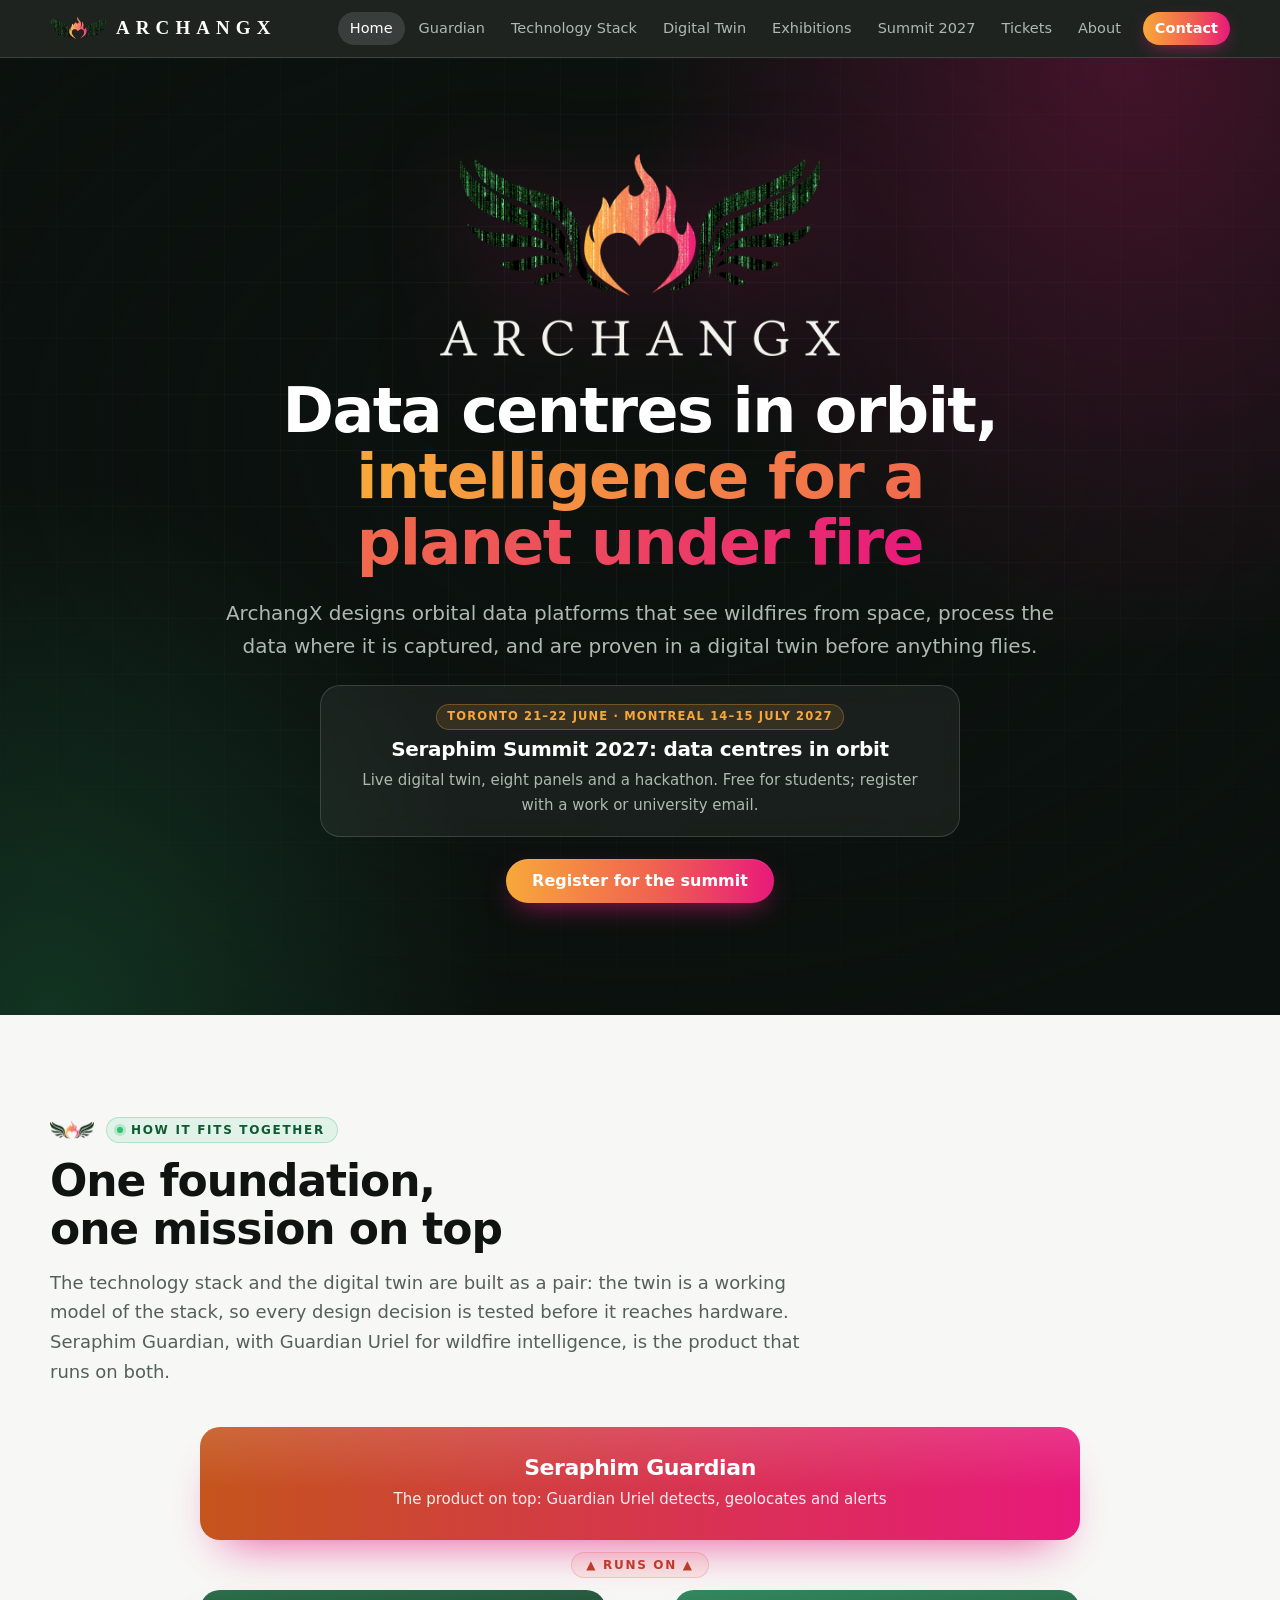
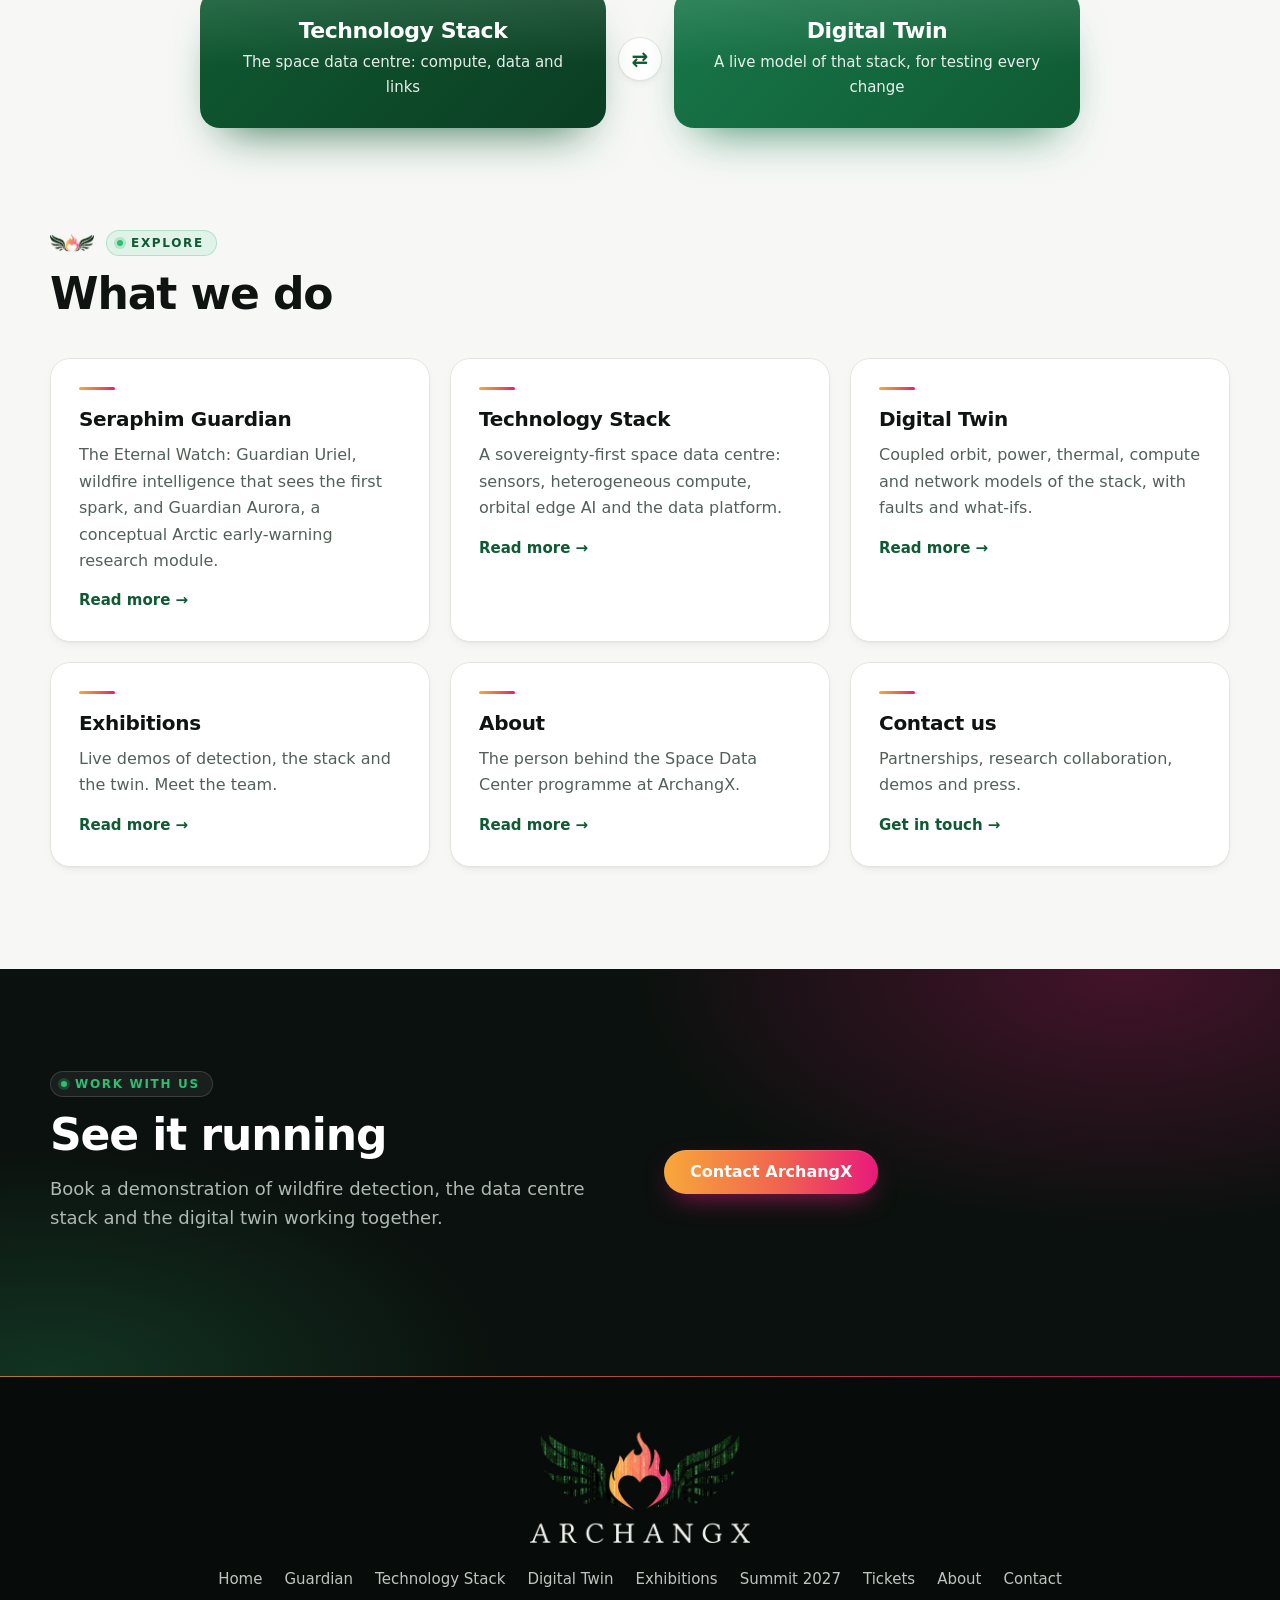
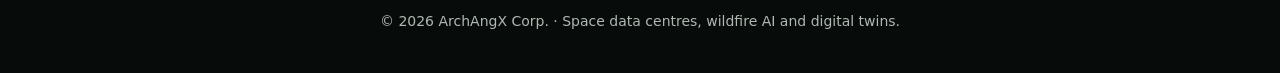
<file: site/index.html>
<!doctype html>
<html lang="en">
<head>
<meta charset="utf-8">
<meta name="viewport" content="width=device-width, initial-scale=1">
<title>ArchangX — Space Data Centres, Wildfire AI and Digital Twins</title>
<meta name="description" content="ArchangX builds orbital data platforms: a space data centre technology stack and its digital twin, with machine-learning wildfire detection on top.">
<link rel="icon" href="assets/favicon.ico" sizes="any">
<link rel="apple-touch-icon" href="assets/apple-touch-icon.png">
<meta property="og:title" content="ArchangX — Space Data Centres, Wildfire AI and Digital Twins">
<meta property="og:description" content="ArchangX builds orbital data platforms: a space data centre technology stack and its digital twin, with machine-learning wildfire detection on top.">
<meta property="og:image" content="https://www.archangx.com/assets/logo.png">
<link rel="canonical" href="https://www.archangx.com/">
<link rel="stylesheet" href="assets/style.css">
</head>
<body>
<header class="site">
  <div class="wrap bar">
    <a class="brand" href="index.html" aria-label="ArchangX home"><img src="assets/emblem-96.png" alt="" width="64" height="25">ARCHANGX</a>
    <nav class="main" aria-label="Pages"><a href="index.html" aria-current="page">Home</a><a href="guardian.html">Guardian</a><a href="technology-stack.html">Technology Stack</a><a href="digital-twin.html">Digital Twin</a><a href="exhibitions.html">Exhibitions</a><a href="summit-2027.html">Summit 2027</a><a href="summit-tickets.html">Tickets</a><a href="about.html">About</a><a href="contact.html">Contact</a></nav>
  </div>
</header>
<main>
<div class="wrap hero">
  <img class="logo" src="assets/logo-dark.png" alt="ArchangX logo: green wings around a flame-shaped heart" width="560" height="284">
  <h1>Data centres in orbit, <span class="flame-text">intelligence for a planet under fire</span></h1>
  <p>ArchangX designs orbital data platforms that see wildfires from space, process the data where it is captured, and are proven in a digital twin before anything flies.</p>
  <a class="announce" href="summit-2027.html"><span class="tag">Toronto 21–22 June · Montreal 14–15 July 2027</span><b>Seraphim Summit 2027: data centres in orbit</b><span>Live digital twin, eight panels and a hackathon. Free for students; register with a work or university email.</span></a>
  <p><a class="btn" href="summit-2027.html#register">Register for the summit</a></p>
</div>

<section class="block">
  <div class="wrap">
    <div class="head"><div class="num"><img src="assets/emblem-96.png" alt=""><span class="eyebrow">How it fits together</span></div>
      <h2>One foundation, one mission on top</h2>
      <p>The technology stack and the digital twin are built as a pair: the twin is a working model of the stack, so every design decision is tested before it reaches hardware. Seraphim Guardian, with Guardian Uriel for wildfire intelligence, is the product that runs on both.</p></div>
    <div class="fit" aria-label="How the work fits together">
  <a class="top" href="guardian.html"><b>Seraphim Guardian</b><span>The product on top: Guardian Uriel detects, geolocates and alerts</span></a>
  <div class="arrow" aria-hidden="true">▲ runs on ▲</div>
  <div class="pair">
    <a class="base stackbox" href="technology-stack.html"><b>Technology Stack</b><span>The space data centre: compute, data and links</span></a>
    <div class="link" aria-label="connected">⇄</div>
    <a class="base twinbox" href="digital-twin.html"><b>Digital Twin</b><span>A live model of that stack, for testing every change</span></a>
  </div>
</div>
  </div>
</section>

<section class="block">
  <div class="wrap">
    <div class="head"><div class="num"><img src="assets/emblem-96.png" alt=""><span class="eyebrow">Explore</span></div><h2>What we do</h2></div>
    <div class="cards" style="grid-template-columns:repeat(auto-fit,minmax(300px,1fr))">
      <a class="card" href="guardian.html"><h3>Seraphim Guardian</h3><p>The Eternal Watch: Guardian Uriel, wildfire intelligence that sees the first spark, and Guardian Aurora, a conceptual Arctic early-warning research module.</p><span class="more">Read more →</span></a>
      <a class="card" href="technology-stack.html"><h3>Technology Stack</h3><p>A sovereignty-first space data centre: sensors, heterogeneous compute, orbital edge AI and the data platform.</p><span class="more">Read more →</span></a>
      <a class="card" href="digital-twin.html"><h3>Digital Twin</h3><p>Coupled orbit, power, thermal, compute and network models of the stack, with faults and what-ifs.</p><span class="more">Read more →</span></a>
      <a class="card" href="exhibitions.html"><h3>Exhibitions</h3><p>Live demos of detection, the stack and the twin. Meet the team.</p><span class="more">Read more →</span></a>
      <a class="card" href="about.html"><h3>About</h3><p>The person behind the Space Data Center programme at ArchangX.</p><span class="more">Read more →</span></a>
      <a class="card" href="contact.html"><h3>Contact us</h3><p>Partnerships, research collaboration, demos and press.</p><span class="more">Get in touch →</span></a>
    </div>
  </div>
</section>

<section class="block night">
  <div class="wrap two">
    <div class="head"><span class="eyebrow">Work with us</span><h2>See it running</h2>
      <p>Book a demonstration of wildfire detection, the data centre stack and the digital twin working together.</p></div>
    <div style="align-self:center"><a class="btn" href="contact.html">Contact ArchangX</a></div>
  </div>
</section>
</main>
<footer class="site">
  <div class="wrap">
    <img src="assets/logo-dark.png" alt="ArchangX" width="280" height="142">
    <nav aria-label="Footer"><a href="index.html">Home</a><a href="guardian.html">Guardian</a><a href="technology-stack.html">Technology Stack</a><a href="digital-twin.html">Digital Twin</a><a href="exhibitions.html">Exhibitions</a><a href="summit-2027.html">Summit 2027</a><a href="summit-tickets.html">Tickets</a><a href="about.html">About</a><a href="contact.html">Contact</a></nav>
    <p>© <span class="year">2026</span> ArchAngX Corp. · Space data centres, wildfire AI and digital twins.</p>
  </div>
</footer>
<script>document.querySelectorAll(".year").forEach(e => e.textContent = new Date().getFullYear());</script>
</body>
</html>
</file>
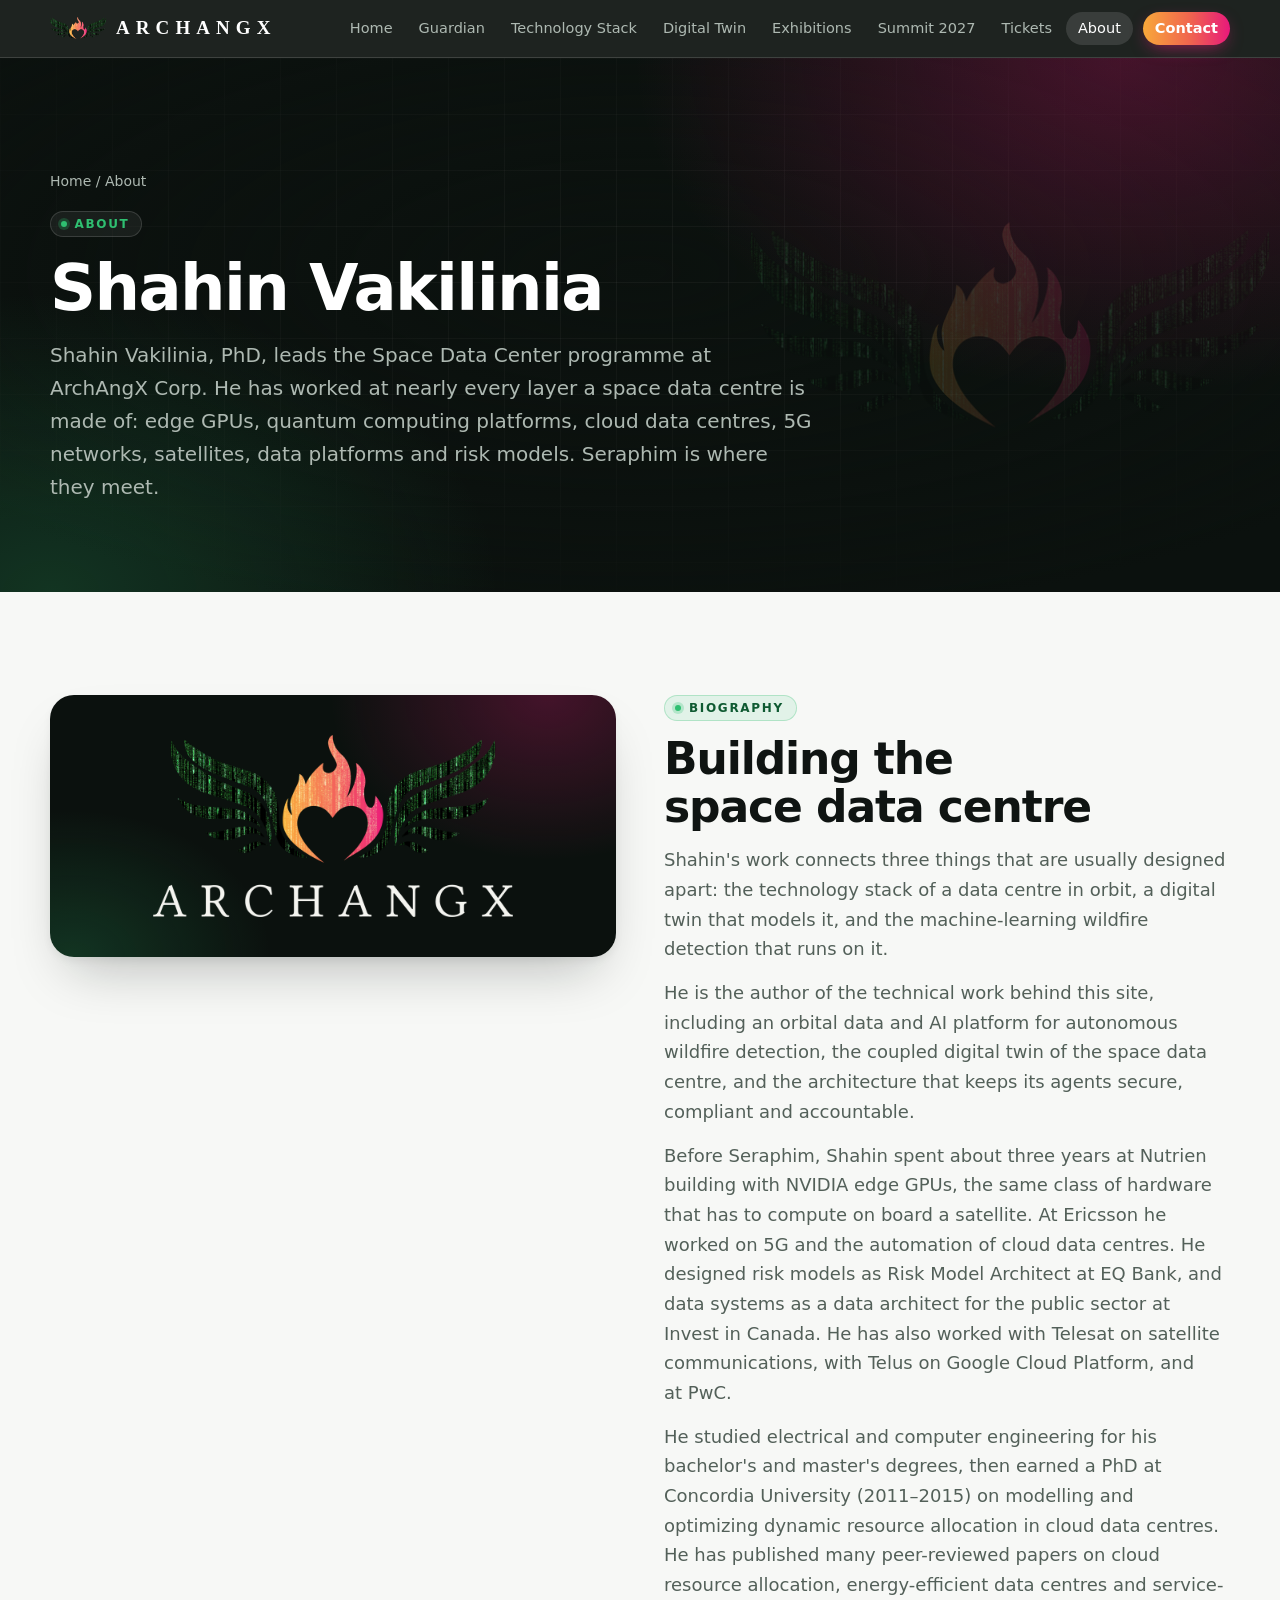
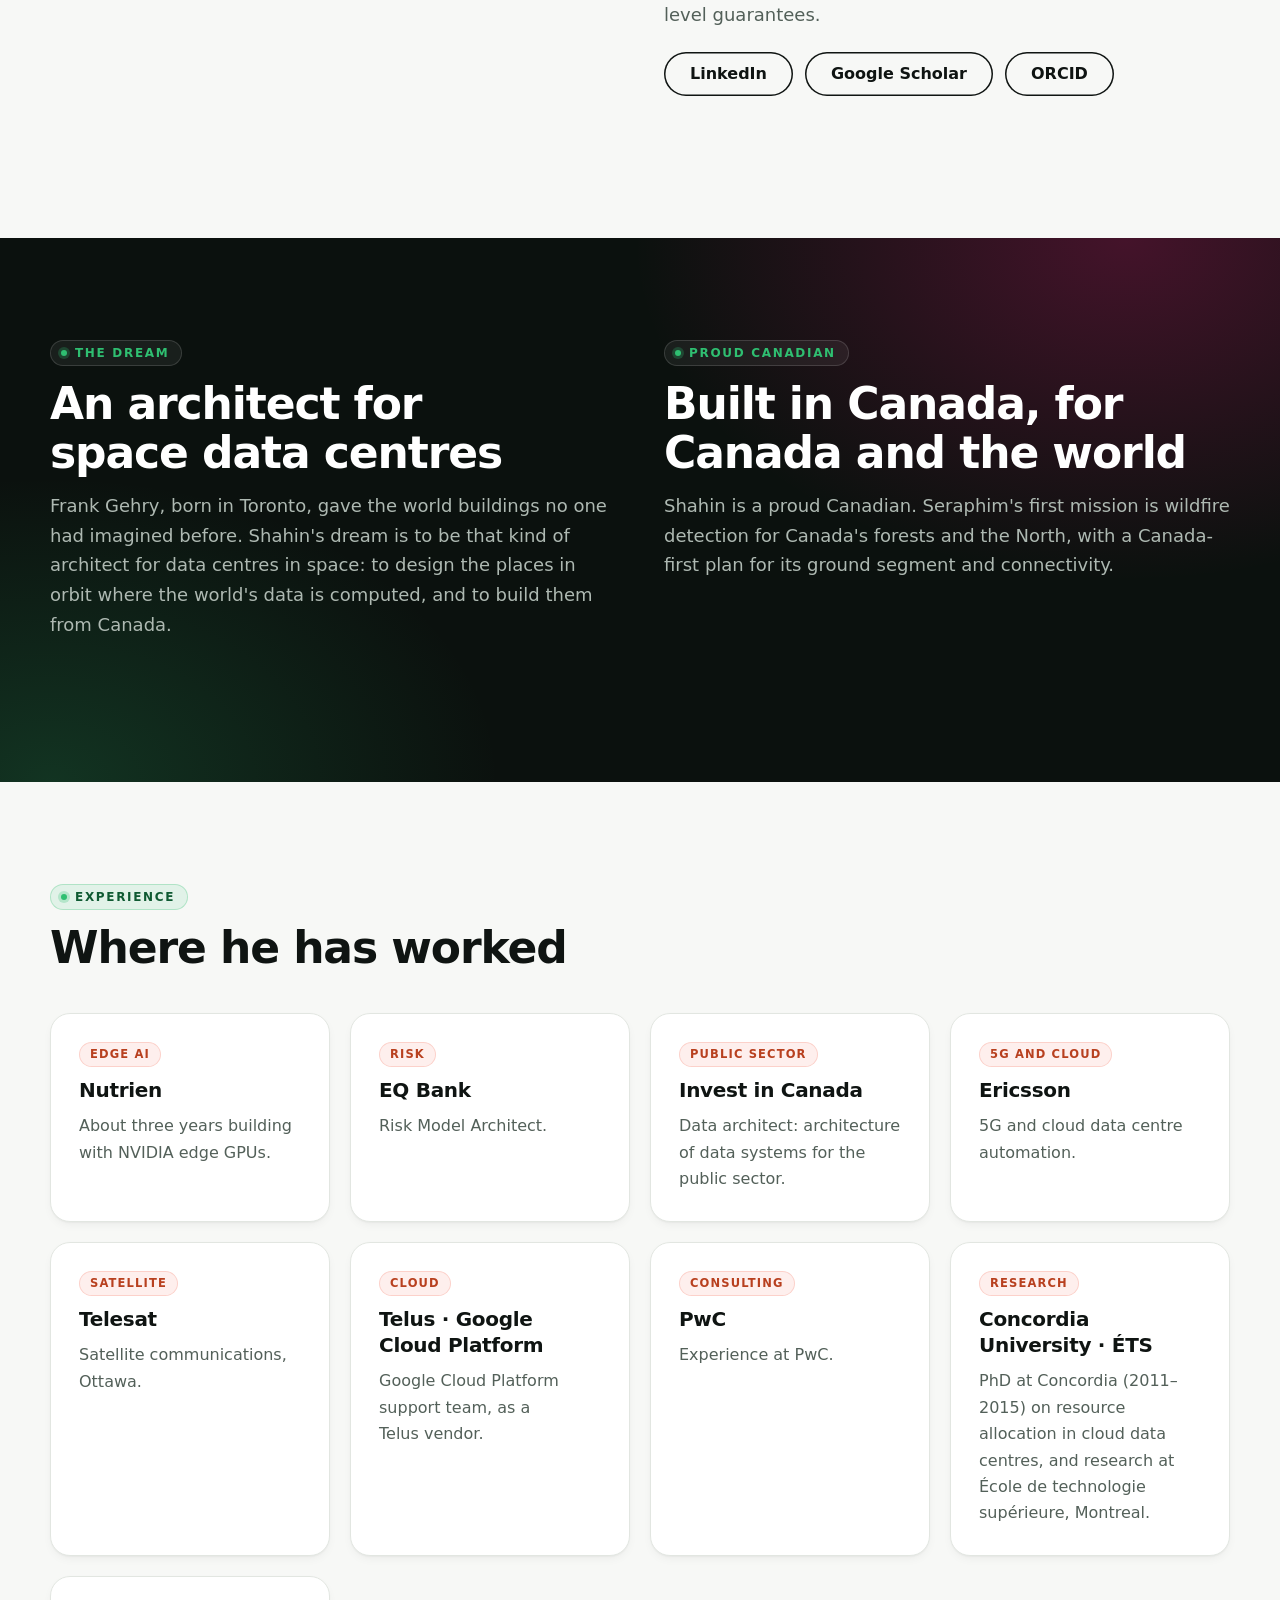
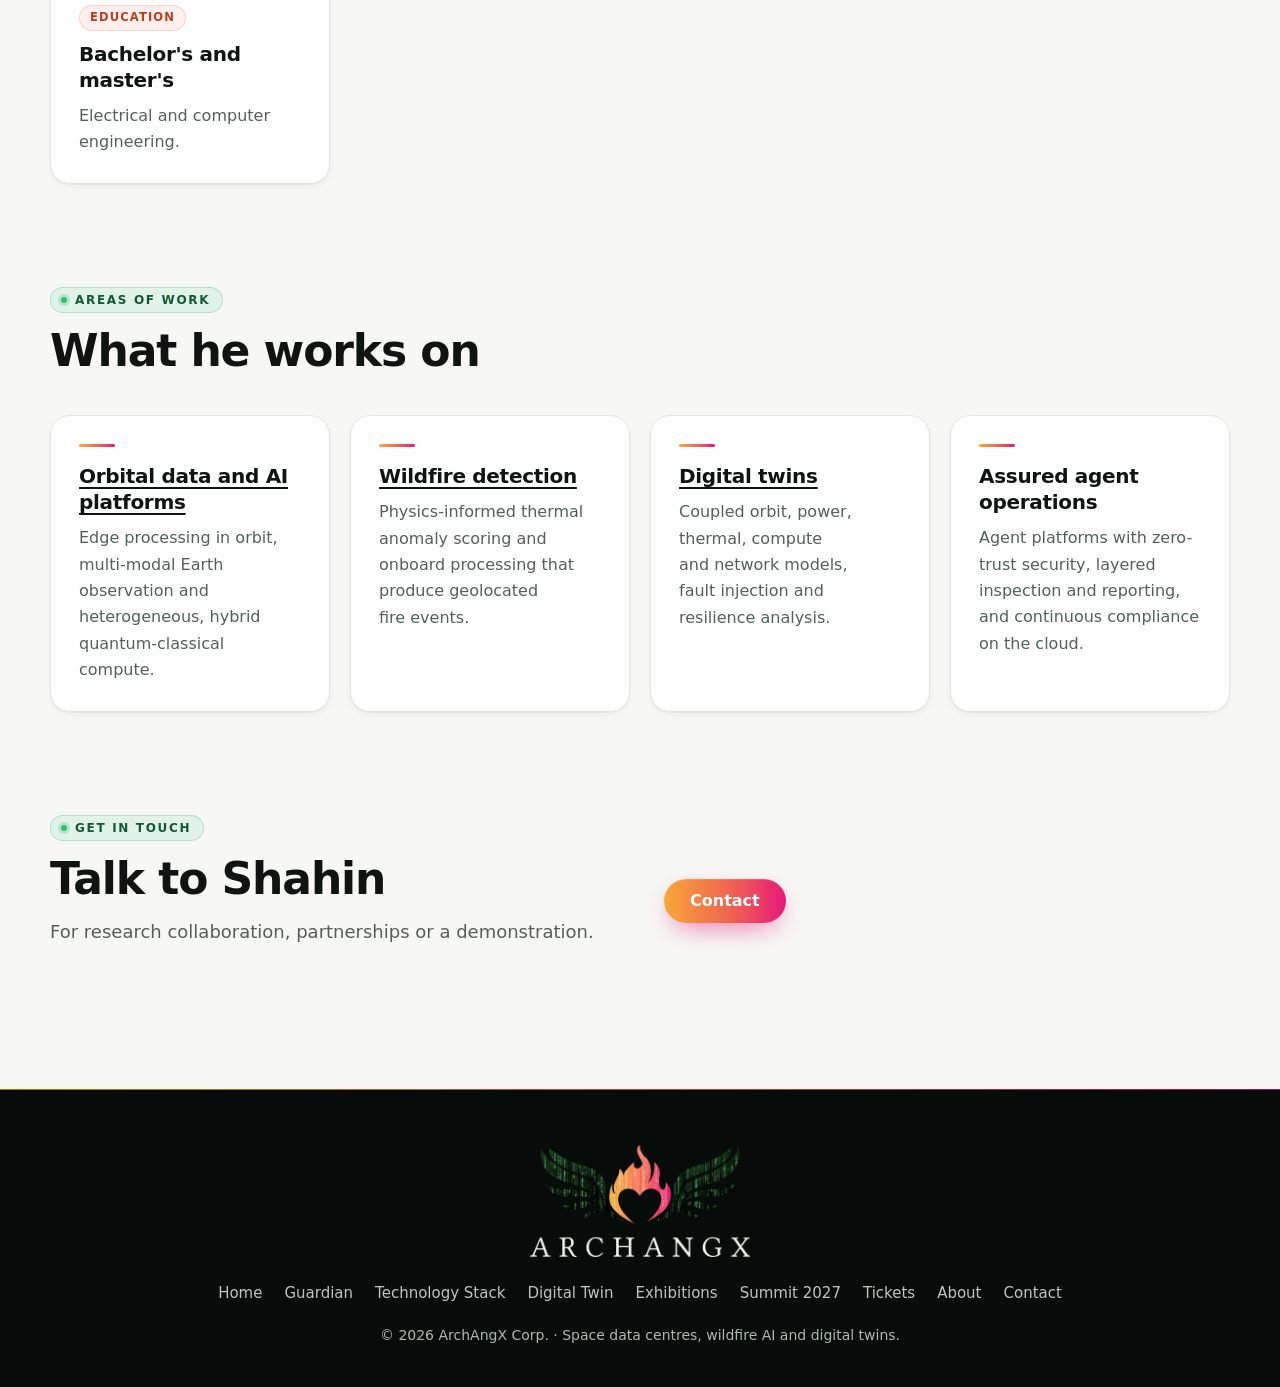
<file: site/about.html>
<!doctype html>
<html lang="en">
<head>
<meta charset="utf-8">
<meta name="viewport" content="width=device-width, initial-scale=1">
<title>Shahin Vakilinia — ArchangX</title>
<meta name="description" content="Shahin Vakilinia, PhD, architect of the Seraphim space data centre at ArchAngX Corp.: NVIDIA edge GPUs at Nutrien, risk models at EQ Bank, public-sector data architecture, 5G and cloud data centre automation at Ericsson, quantum computing platforms, and a PhD in cloud data centres.">
<link rel="icon" href="assets/favicon.ico" sizes="any">
<link rel="apple-touch-icon" href="assets/apple-touch-icon.png">
<meta property="og:title" content="Shahin Vakilinia — ArchangX">
<meta property="og:description" content="Shahin Vakilinia, PhD, architect of the Seraphim space data centre at ArchAngX Corp.: NVIDIA edge GPUs at Nutrien, risk models at EQ Bank, public-sector data architecture, 5G and cloud data centre automation at Ericsson, quantum computing platforms, and a PhD in cloud data centres.">
<meta property="og:image" content="https://www.archangx.com/assets/logo.png">
<link rel="canonical" href="https://www.archangx.com/about.html">
<link rel="stylesheet" href="assets/style.css">
<script type="application/ld+json">
{
  "@context": "https://schema.org",
  "@type": "Person",
  "name": "Shahin Vakilinia",
  "honorificSuffix": "PhD",
  "jobTitle": "Space Data Center Architect",
  "worksFor": { "@type": "Organization", "name": "ArchAngX Corp.", "url": "https://www.archangx.com/" },
  "alumniOf": { "@type": "CollegeOrUniversity", "name": "Concordia University" },
  "nationality": { "@type": "Country", "name": "Canada" },
  "url": "https://www.archangx.com/about.html",
  "sameAs": ["https://www.linkedin.com/in/vakilinia", "https://orcid.org/0000-0002-6281-9543"],
  "knowsAbout": ["Space data centres", "Cloud data centres", "NVIDIA edge GPUs", "Quantum computing platforms", "5G", "Data architecture", "Risk modelling", "Wildfire detection", "Digital twins"]
}
</script>
</head>
<body>
<header class="site">
  <div class="wrap bar">
    <a class="brand" href="index.html" aria-label="ArchangX home"><img src="assets/emblem-96.png" alt="" width="64" height="25">ARCHANGX</a>
    <nav class="main" aria-label="Pages"><a href="index.html">Home</a><a href="guardian.html">Guardian</a><a href="technology-stack.html">Technology Stack</a><a href="digital-twin.html">Digital Twin</a><a href="exhibitions.html">Exhibitions</a><a href="summit-2027.html">Summit 2027</a><a href="summit-tickets.html">Tickets</a><a href="about.html" aria-current="page">About</a><a href="contact.html">Contact</a></nav>
  </div>
</header>
<main>
<div class="wrap page-hero">
  <div class="crumbs"><a href="index.html">Home</a> / About</div>
  <span class="eyebrow">About</span>
  <h1>Shahin Vakilinia</h1>
  <p>Shahin Vakilinia, PhD, leads the Space Data Center programme at ArchAngX Corp. He has worked at nearly every layer a space data centre is made of: edge GPUs, quantum computing platforms, cloud data centres, 5G networks, satellites, data platforms and risk models. Seraphim is where they meet.</p>
</div>
<section class="block">
  <div class="wrap two">
    <div class="portrait"><img src="assets/logo-dark.png" alt="ArchangX" width="360" height="183"></div>
    <div class="head">
      <span class="eyebrow">Biography</span>
      <h2>Building the space data centre</h2>
      <p>Shahin's work connects three things that are usually designed apart: the technology stack of a data centre in orbit, a digital twin that models it, and the machine-learning wildfire detection that runs on it.</p>
      <p>He is the author of the technical work behind this site, including an orbital data and AI platform for autonomous wildfire detection, the coupled digital twin of the space data centre, and the architecture that keeps its agents secure, compliant and accountable.</p>
      <p>Before Seraphim, Shahin spent about three years at Nutrien building with NVIDIA edge GPUs, the same class of hardware that has to compute on board a satellite. At Ericsson he worked on 5G and the automation of cloud data centres. He designed risk models as Risk Model Architect at EQ Bank, and data systems as a data architect for the public sector at Invest in Canada. He has also worked with Telesat on satellite communications, with Telus on Google Cloud Platform, and at PwC.</p>
      <p>He studied electrical and computer engineering for his bachelor's and master's degrees, then earned a PhD at Concordia University (2011–2015) on modelling and optimizing dynamic resource allocation in cloud data centres. He has published many peer-reviewed papers on cloud resource allocation, energy-efficient data centres and service-level guarantees.</p>
      <div class="actions"><a class="btn ghost" href="https://www.linkedin.com/in/vakilinia">LinkedIn</a><a class="btn ghost" href="https://scholar.google.com/scholar?q=%22Shahin+Vakilinia%22">Google Scholar</a><a class="btn ghost" href="https://orcid.org/0000-0002-6281-9543">ORCID</a></div>
    </div>
  </div>
</section>
<section class="block night">
  <div class="wrap two">
    <div class="head"><span class="eyebrow">The dream</span><h2>An architect for space data centres</h2>
      <p>Frank Gehry, born in Toronto, gave the world buildings no one had imagined before. Shahin's dream is to be that kind of architect for data centres in space: to design the places in orbit where the world's data is computed, and to build them from Canada.</p></div>
    <div class="head"><span class="eyebrow">Proud Canadian</span><h2>Built in Canada, for Canada and the world</h2>
      <p>Shahin is a proud Canadian. Seraphim's first mission is wildfire detection for Canada's forests and the North, with a Canada-first plan for its ground segment and connectivity.</p></div>
  </div>
</section>
<section class="block">
  <div class="wrap">
    <div class="head"><span class="eyebrow">Experience</span><h2>Where he has worked</h2></div>
    <div class="cards">
      <div class="card"><span class="tag">Edge AI</span><h3>Nutrien</h3><p>About three years building with NVIDIA edge GPUs.</p></div>
      <div class="card"><span class="tag">Risk</span><h3>EQ Bank</h3><p>Risk Model Architect.</p></div>
      <div class="card"><span class="tag">Public sector</span><h3>Invest in Canada</h3><p>Data architect: architecture of data systems for the public sector.</p></div>
      <div class="card"><span class="tag">5G and cloud</span><h3>Ericsson</h3><p>5G and cloud data centre automation.</p></div>
      <div class="card"><span class="tag">Satellite</span><h3>Telesat</h3><p>Satellite communications, Ottawa.</p></div>
      <div class="card"><span class="tag">Cloud</span><h3>Telus · Google Cloud Platform</h3><p>Google Cloud Platform support team, as a Telus vendor.</p></div>
      <div class="card"><span class="tag">Consulting</span><h3>PwC</h3><p>Experience at PwC.</p></div>
      <div class="card"><span class="tag">Research</span><h3>Concordia University · ÉTS</h3><p>PhD at Concordia (2011–2015) on resource allocation in cloud data centres, and research at École de technologie supérieure, Montreal.</p></div>
      <div class="card"><span class="tag">Education</span><h3>Bachelor's and master's</h3><p>Electrical and computer engineering.</p></div>
    </div>
  </div>
</section>
<section class="block">
  <div class="wrap">
    <div class="head"><span class="eyebrow">Areas of work</span><h2>What he works on</h2></div>
    <div class="cards">
      <div class="card"><h3><a href="technology-stack.html">Orbital data and AI platforms</a></h3><p>Edge processing in orbit, multi-modal Earth observation and heterogeneous, hybrid quantum-classical compute.</p></div>
      <div class="card"><h3><a href="wildfire.html">Wildfire detection</a></h3><p>Physics-informed thermal anomaly scoring and onboard processing that produce geolocated fire events.</p></div>
      <div class="card"><h3><a href="digital-twin.html">Digital twins</a></h3><p>Coupled orbit, power, thermal, compute and network models, fault injection and resilience analysis.</p></div>
      <div class="card"><h3>Assured agent operations</h3><p>Agent platforms with zero-trust security, layered inspection and reporting, and continuous compliance on the cloud.</p></div>
    </div>
  </div>
</section>
<section class="block">
  <div class="wrap two">
    <div class="head"><span class="eyebrow">Get in touch</span><h2>Talk to Shahin</h2>
      <p>For research collaboration, partnerships or a demonstration.</p></div>
    <div style="align-self:center"><a class="btn" href="contact.html">Contact</a></div>
  </div>
</section>
</main>
<footer class="site">
  <div class="wrap">
    <img src="assets/logo-dark.png" alt="ArchangX" width="280" height="142">
    <nav aria-label="Footer"><a href="index.html">Home</a><a href="guardian.html">Guardian</a><a href="technology-stack.html">Technology Stack</a><a href="digital-twin.html">Digital Twin</a><a href="exhibitions.html">Exhibitions</a><a href="summit-2027.html">Summit 2027</a><a href="summit-tickets.html">Tickets</a><a href="about.html">About</a><a href="contact.html">Contact</a></nav>
    <p>© <span class="year">2026</span> ArchAngX Corp. · Space data centres, wildfire AI and digital twins.</p>
  </div>
</footer>
<script>document.querySelectorAll(".year").forEach(e => e.textContent = new Date().getFullYear());</script>
</body>
</html>
</file>
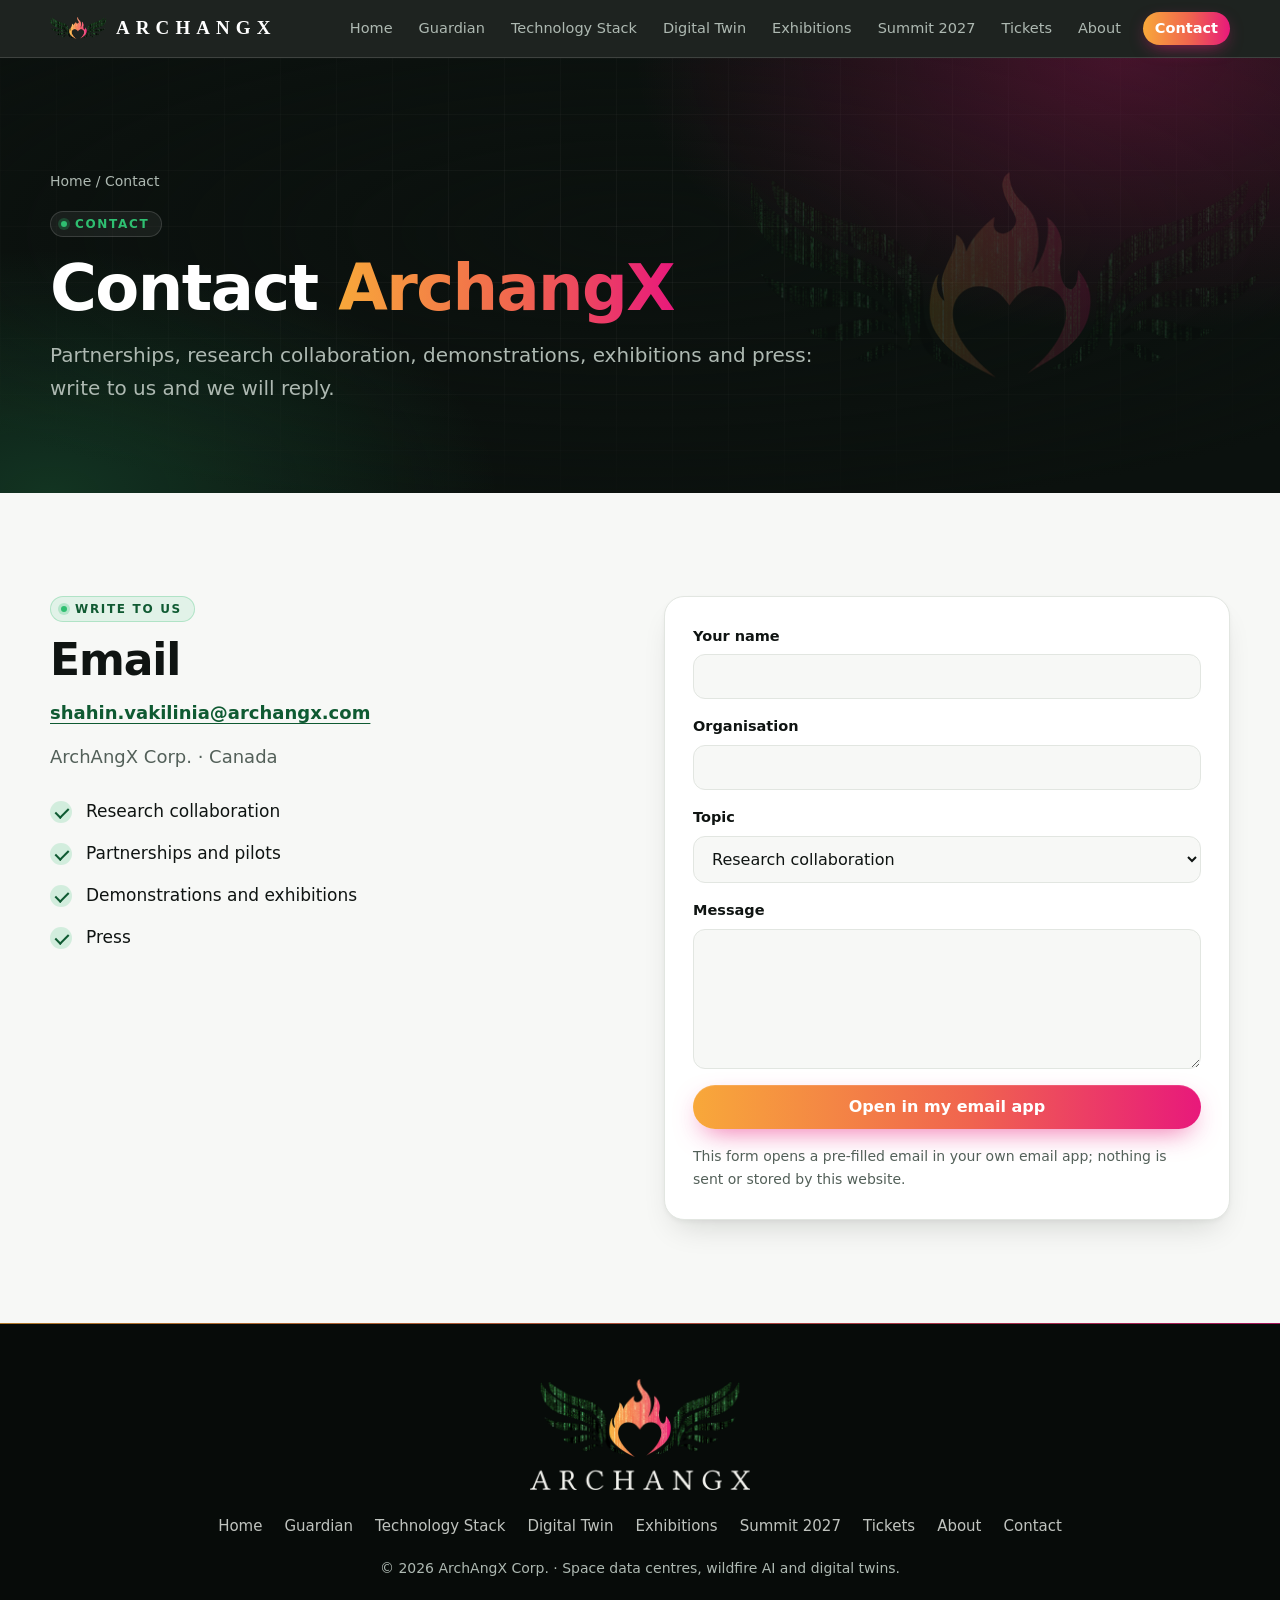
<file: site/contact.html>
<!doctype html>
<html lang="en">
<head>
<meta charset="utf-8">
<meta name="viewport" content="width=device-width, initial-scale=1">
<title>Contact — ArchangX</title>
<meta name="description" content="Contact ArchangX about partnerships, research collaboration, demonstrations and exhibitions.">
<link rel="icon" href="assets/favicon.ico" sizes="any">
<link rel="apple-touch-icon" href="assets/apple-touch-icon.png">
<meta property="og:title" content="Contact — ArchangX">
<meta property="og:description" content="Contact ArchangX about partnerships, research collaboration, demonstrations and exhibitions.">
<meta property="og:image" content="https://www.archangx.com/assets/logo.png">
<link rel="canonical" href="https://www.archangx.com/contact.html">
<link rel="stylesheet" href="assets/style.css">
</head>
<body>
<header class="site">
  <div class="wrap bar">
    <a class="brand" href="index.html" aria-label="ArchangX home"><img src="assets/emblem-96.png" alt="" width="64" height="25">ARCHANGX</a>
    <nav class="main" aria-label="Pages"><a href="index.html">Home</a><a href="guardian.html">Guardian</a><a href="technology-stack.html">Technology Stack</a><a href="digital-twin.html">Digital Twin</a><a href="exhibitions.html">Exhibitions</a><a href="summit-2027.html">Summit 2027</a><a href="summit-tickets.html">Tickets</a><a href="about.html">About</a><a href="contact.html" aria-current="page">Contact</a></nav>
  </div>
</header>
<main>
<div class="wrap page-hero">
  <div class="crumbs"><a href="index.html">Home</a> / Contact</div>
  <span class="eyebrow">Contact</span>
  <h1>Contact <span class="flame-text">ArchangX</span></h1>
  <p>Partnerships, research collaboration, demonstrations, exhibitions and press: write to us and we will reply.</p>
</div>
<section class="block">
  <div class="wrap two">
    <div class="head">
      <span class="eyebrow">Write to us</span><h2>Email</h2>
      <p><a href="mailto:shahin.vakilinia@archangx.com"><b>shahin.vakilinia@archangx.com</b></a></p>
      <p class="muted">ArchAngX Corp. · Canada</p>
      <ul class="ticks" style="margin-top:12px">
        <li>Research collaboration</li><li>Partnerships and pilots</li><li>Demonstrations and exhibitions</li><li>Press</li>
      </ul>
    </div>
    <form class="contact" id="contact-form">
      <label for="cf-name">Your name<input id="cf-name" name="name" required autocomplete="name"></label>
      <label for="cf-org">Organisation<input id="cf-org" name="org" autocomplete="organization"></label>
      <label for="cf-topic">Topic
        <select id="cf-topic" name="topic">
          <option>Research collaboration</option><option>Partnership or pilot</option>
          <option>Demonstration or exhibition</option><option>Press</option><option>Other</option>
        </select></label>
      <label for="cf-msg">Message<textarea id="cf-msg" name="message" required></textarea></label>
      <button class="btn" type="submit">Open in my email app</button>
      <p class="muted" style="font-size:14px">This form opens a pre-filled email in your own email app; nothing is sent or stored by this website.</p>
    </form>
  </div>
</section>
<script>
document.getElementById("contact-form").addEventListener("submit", e => {
  e.preventDefault();
  const f = e.target, v = n => f.elements[n].value.trim();
  const subject = `[${v("topic")}] ${v("name")}${v("org") ? " (" + v("org") + ")" : ""}`;
  location.href = "mailto:shahin.vakilinia@archangx.com?subject=" + encodeURIComponent(subject) + "&body=" + encodeURIComponent(v("message"));
});
</script>
</main>
<footer class="site">
  <div class="wrap">
    <img src="assets/logo-dark.png" alt="ArchangX" width="280" height="142">
    <nav aria-label="Footer"><a href="index.html">Home</a><a href="guardian.html">Guardian</a><a href="technology-stack.html">Technology Stack</a><a href="digital-twin.html">Digital Twin</a><a href="exhibitions.html">Exhibitions</a><a href="summit-2027.html">Summit 2027</a><a href="summit-tickets.html">Tickets</a><a href="about.html">About</a><a href="contact.html">Contact</a></nav>
    <p>© <span class="year">2026</span> ArchAngX Corp. · Space data centres, wildfire AI and digital twins.</p>
  </div>
</footer>
<script>document.querySelectorAll(".year").forEach(e => e.textContent = new Date().getFullYear());</script>
</body>
</html>
</file>
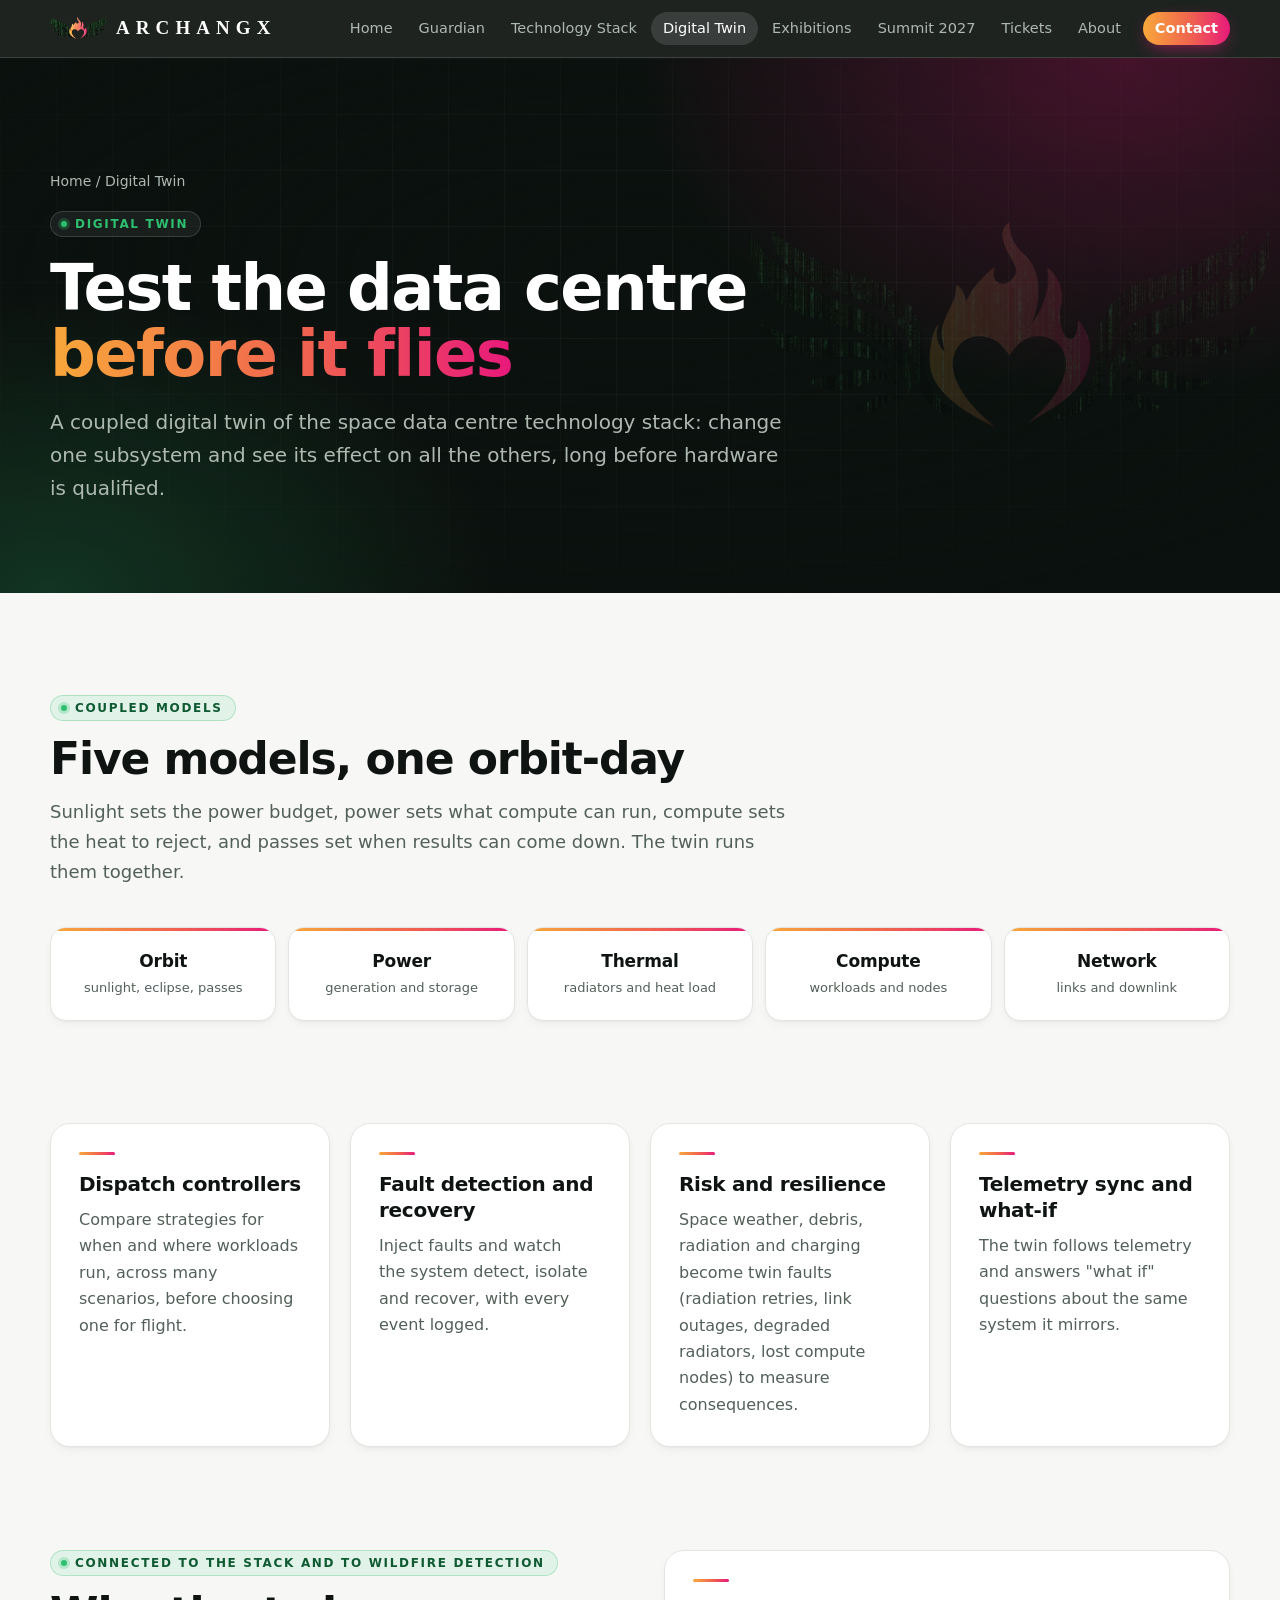
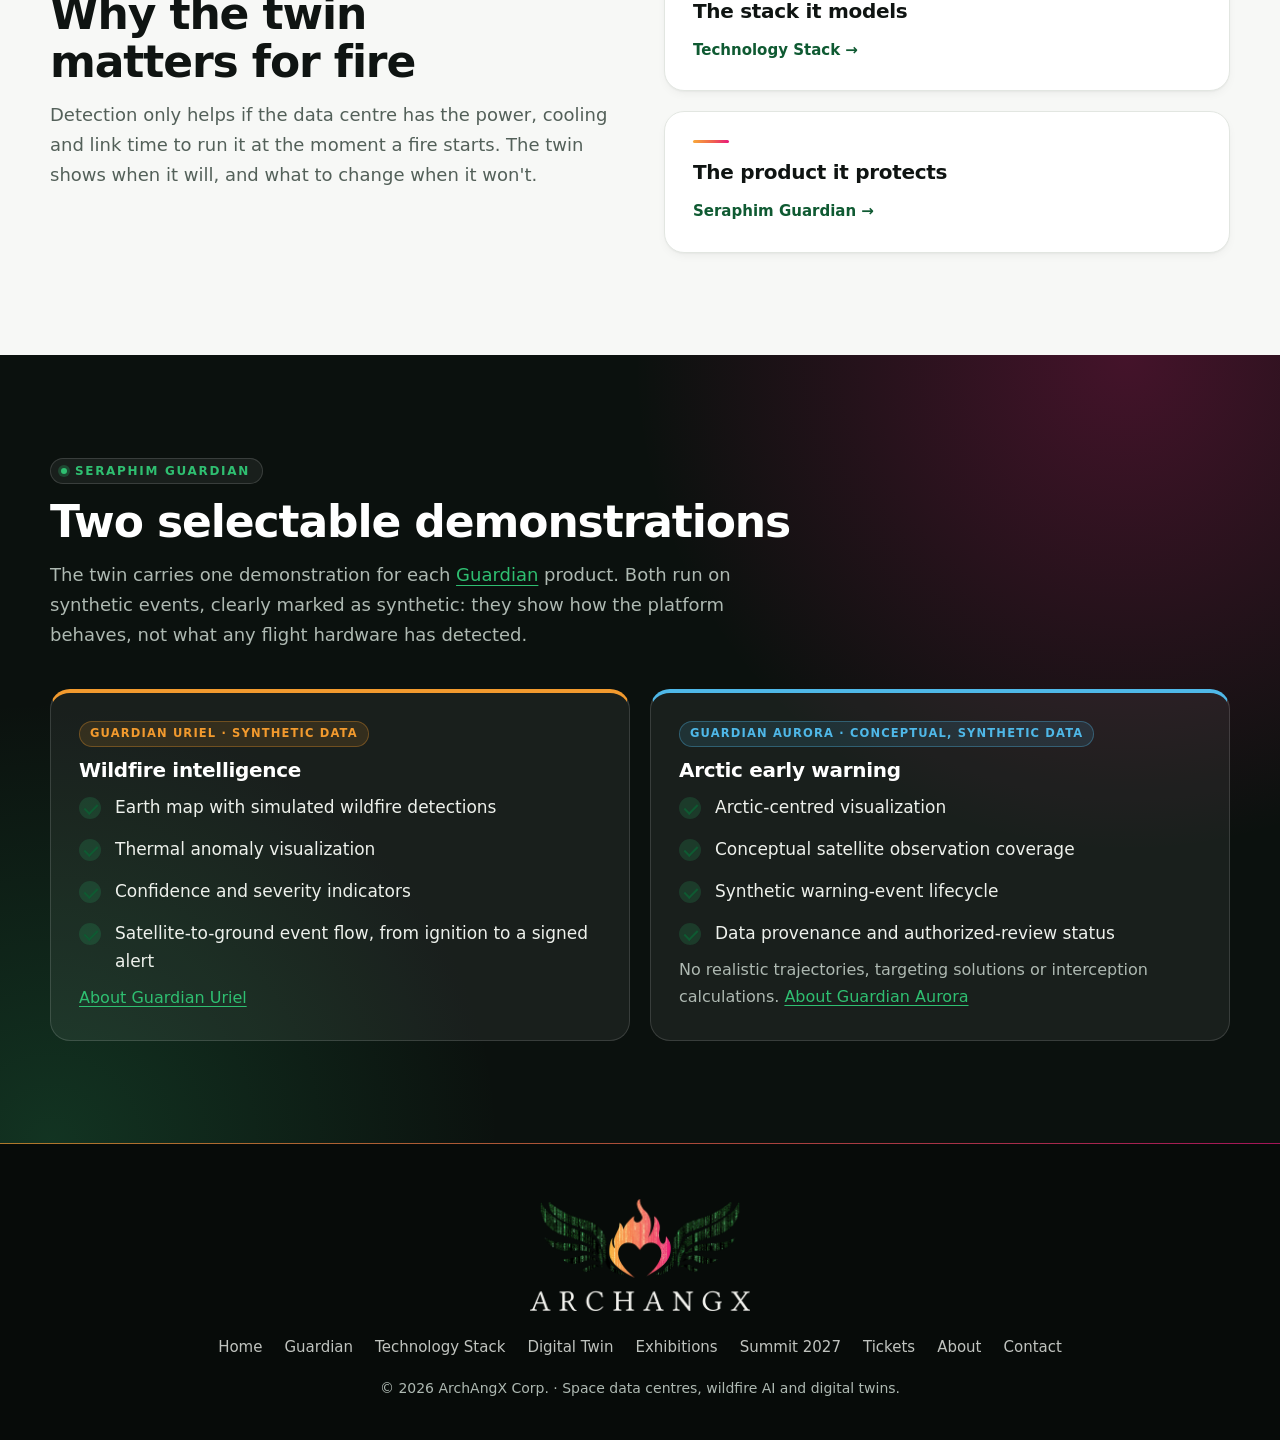
<file: site/digital-twin.html>
<!doctype html>
<html lang="en">
<head>
<meta charset="utf-8">
<meta name="viewport" content="width=device-width, initial-scale=1">
<title>Digital Twin — ArchangX</title>
<meta name="description" content="A coupled digital twin of the space data centre: orbit, power, thermal, compute and network models with dispatch controllers, fault detection and what-if analysis.">
<link rel="icon" href="assets/favicon.ico" sizes="any">
<link rel="apple-touch-icon" href="assets/apple-touch-icon.png">
<meta property="og:title" content="Digital Twin — ArchangX">
<meta property="og:description" content="A coupled digital twin of the space data centre: orbit, power, thermal, compute and network models with dispatch controllers, fault detection and what-if analysis.">
<meta property="og:image" content="https://www.archangx.com/assets/logo.png">
<link rel="canonical" href="https://www.archangx.com/digital-twin.html">
<link rel="stylesheet" href="assets/style.css">
</head>
<body>
<header class="site">
  <div class="wrap bar">
    <a class="brand" href="index.html" aria-label="ArchangX home"><img src="assets/emblem-96.png" alt="" width="64" height="25">ARCHANGX</a>
    <nav class="main" aria-label="Pages"><a href="index.html">Home</a><a href="guardian.html">Guardian</a><a href="technology-stack.html">Technology Stack</a><a href="digital-twin.html" aria-current="page">Digital Twin</a><a href="exhibitions.html">Exhibitions</a><a href="summit-2027.html">Summit 2027</a><a href="summit-tickets.html">Tickets</a><a href="about.html">About</a><a href="contact.html">Contact</a></nav>
  </div>
</header>
<main>
<div class="wrap page-hero">
  <div class="crumbs"><a href="index.html">Home</a> / Digital Twin</div>
  <span class="eyebrow">Digital Twin</span>
  <h1>Test the data centre <span class="flame-text">before it flies</span></h1>
  <p>A coupled digital twin of the space data centre technology stack: change one subsystem and see its effect on all the others, long before hardware is qualified.</p>
</div>
<section class="block">
  <div class="wrap">
    <div class="head"><span class="eyebrow">Coupled models</span><h2>Five models, one orbit-day</h2>
      <p>Sunlight sets the power budget, power sets what compute can run, compute sets the heat to reject, and passes set when results can come down. The twin runs them together.</p></div>
    <div class="models">
      <div class="model"><b>Orbit</b><span>sunlight, eclipse, passes</span></div>
      <div class="model"><b>Power</b><span>generation and storage</span></div>
      <div class="model"><b>Thermal</b><span>radiators and heat load</span></div>
      <div class="model"><b>Compute</b><span>workloads and nodes</span></div>
      <div class="model"><b>Network</b><span>links and downlink</span></div>
    </div>
  </div>
</section>
<section class="block">
  <div class="wrap cards">
    <div class="card"><h3>Dispatch controllers</h3><p>Compare strategies for when and where workloads run, across many scenarios, before choosing one for flight.</p></div>
    <div class="card"><h3>Fault detection and recovery</h3><p>Inject faults and watch the system detect, isolate and recover, with every event logged.</p></div>
    <div class="card"><h3>Risk and resilience</h3><p>Space weather, debris, radiation and charging become twin faults (radiation retries, link outages, degraded radiators, lost compute nodes) to measure consequences.</p></div>
    <div class="card"><h3>Telemetry sync and what-if</h3><p>The twin follows telemetry and answers "what if" questions about the same system it mirrors.</p></div>
  </div>
</section>
<section class="block">
  <div class="wrap two">
    <div class="head"><span class="eyebrow">Connected to the stack and to wildfire detection</span><h2>Why the twin matters for fire</h2>
      <p>Detection only helps if the data centre has the power, cooling and link time to run it at the moment a fire starts. The twin shows when it will, and what to change when it won't.</p></div>
    <div class="cards" style="grid-template-columns:1fr">
      <a class="card" href="technology-stack.html"><h3>The stack it models</h3><span class="more">Technology Stack →</span></a>
      <a class="card" href="guardian.html"><h3>The product it protects</h3><span class="more">Seraphim Guardian →</span></a>
    </div>
  </div>
</section>
<section class="block night" id="guardian">
  <div class="wrap">
    <div class="head"><span class="eyebrow">Seraphim Guardian</span><h2>Two selectable demonstrations</h2>
      <p>The twin carries one demonstration for each <a href="guardian.html">Guardian</a> product. Both run on synthetic events, clearly marked as synthetic: they show how the platform behaves, not what any flight hardware has detected.</p></div>
    <div class="cards wide">
      <div class="card product uriel"><span class="tag">Guardian Uriel · synthetic data</span><h3>Wildfire intelligence</h3>
        <ul class="ticks"><li>Earth map with simulated wildfire detections</li><li>Thermal anomaly visualization</li><li>Confidence and severity indicators</li><li>Satellite-to-ground event flow, from ignition to a signed alert</li></ul>
        <p><a href="wildfire.html">About Guardian Uriel</a></p></div>
      <div class="card product aurora"><span class="tag">Guardian Aurora · conceptual, synthetic data</span><h3>Arctic early warning</h3>
        <ul class="ticks"><li>Arctic-centred visualization</li><li>Conceptual satellite observation coverage</li><li>Synthetic warning-event lifecycle</li><li>Data provenance and authorized-review status</li></ul>
        <p>No realistic trajectories, targeting solutions or interception calculations. <a href="guardian-aurora.html">About Guardian Aurora</a></p></div>
    </div>
  </div>
</section>
</main>
<footer class="site">
  <div class="wrap">
    <img src="assets/logo-dark.png" alt="ArchangX" width="280" height="142">
    <nav aria-label="Footer"><a href="index.html">Home</a><a href="guardian.html">Guardian</a><a href="technology-stack.html">Technology Stack</a><a href="digital-twin.html">Digital Twin</a><a href="exhibitions.html">Exhibitions</a><a href="summit-2027.html">Summit 2027</a><a href="summit-tickets.html">Tickets</a><a href="about.html">About</a><a href="contact.html">Contact</a></nav>
    <p>© <span class="year">2026</span> ArchAngX Corp. · Space data centres, wildfire AI and digital twins.</p>
  </div>
</footer>
<script>document.querySelectorAll(".year").forEach(e => e.textContent = new Date().getFullYear());</script>
</body>
</html>
</file>
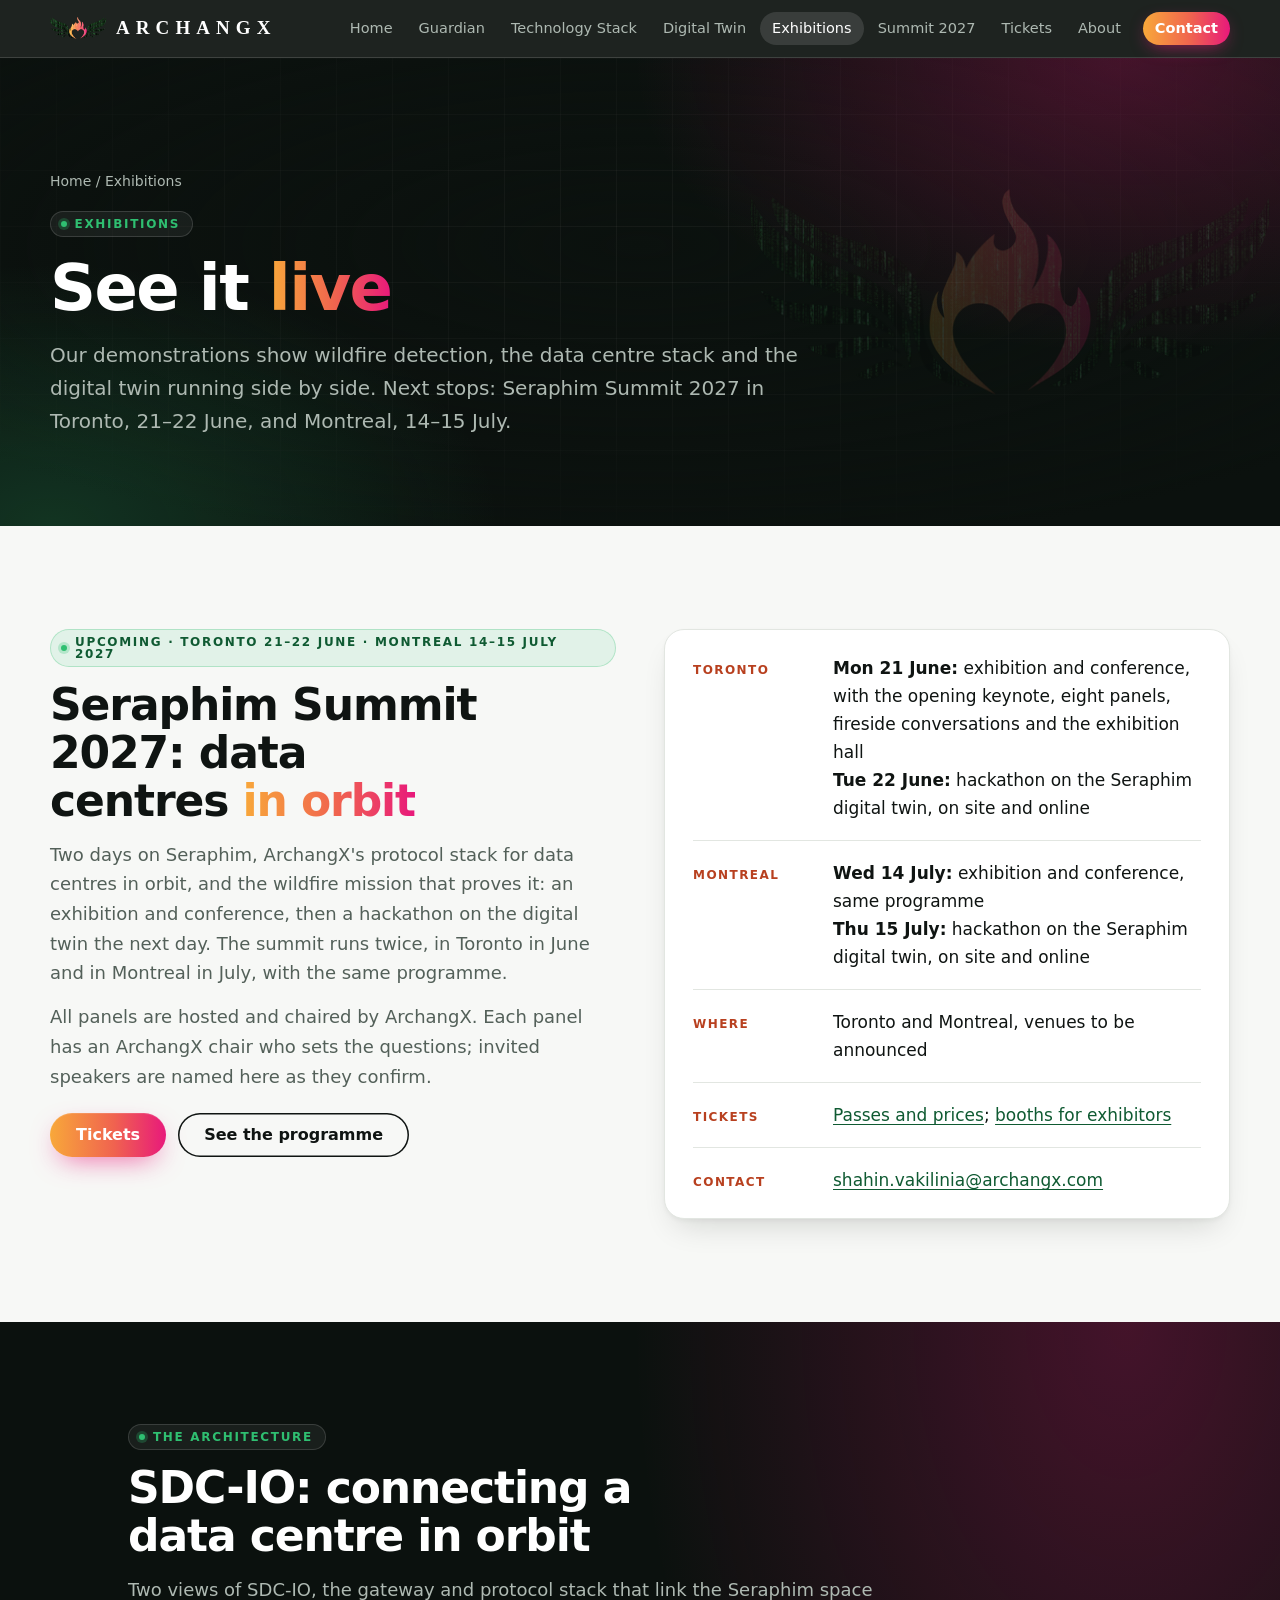
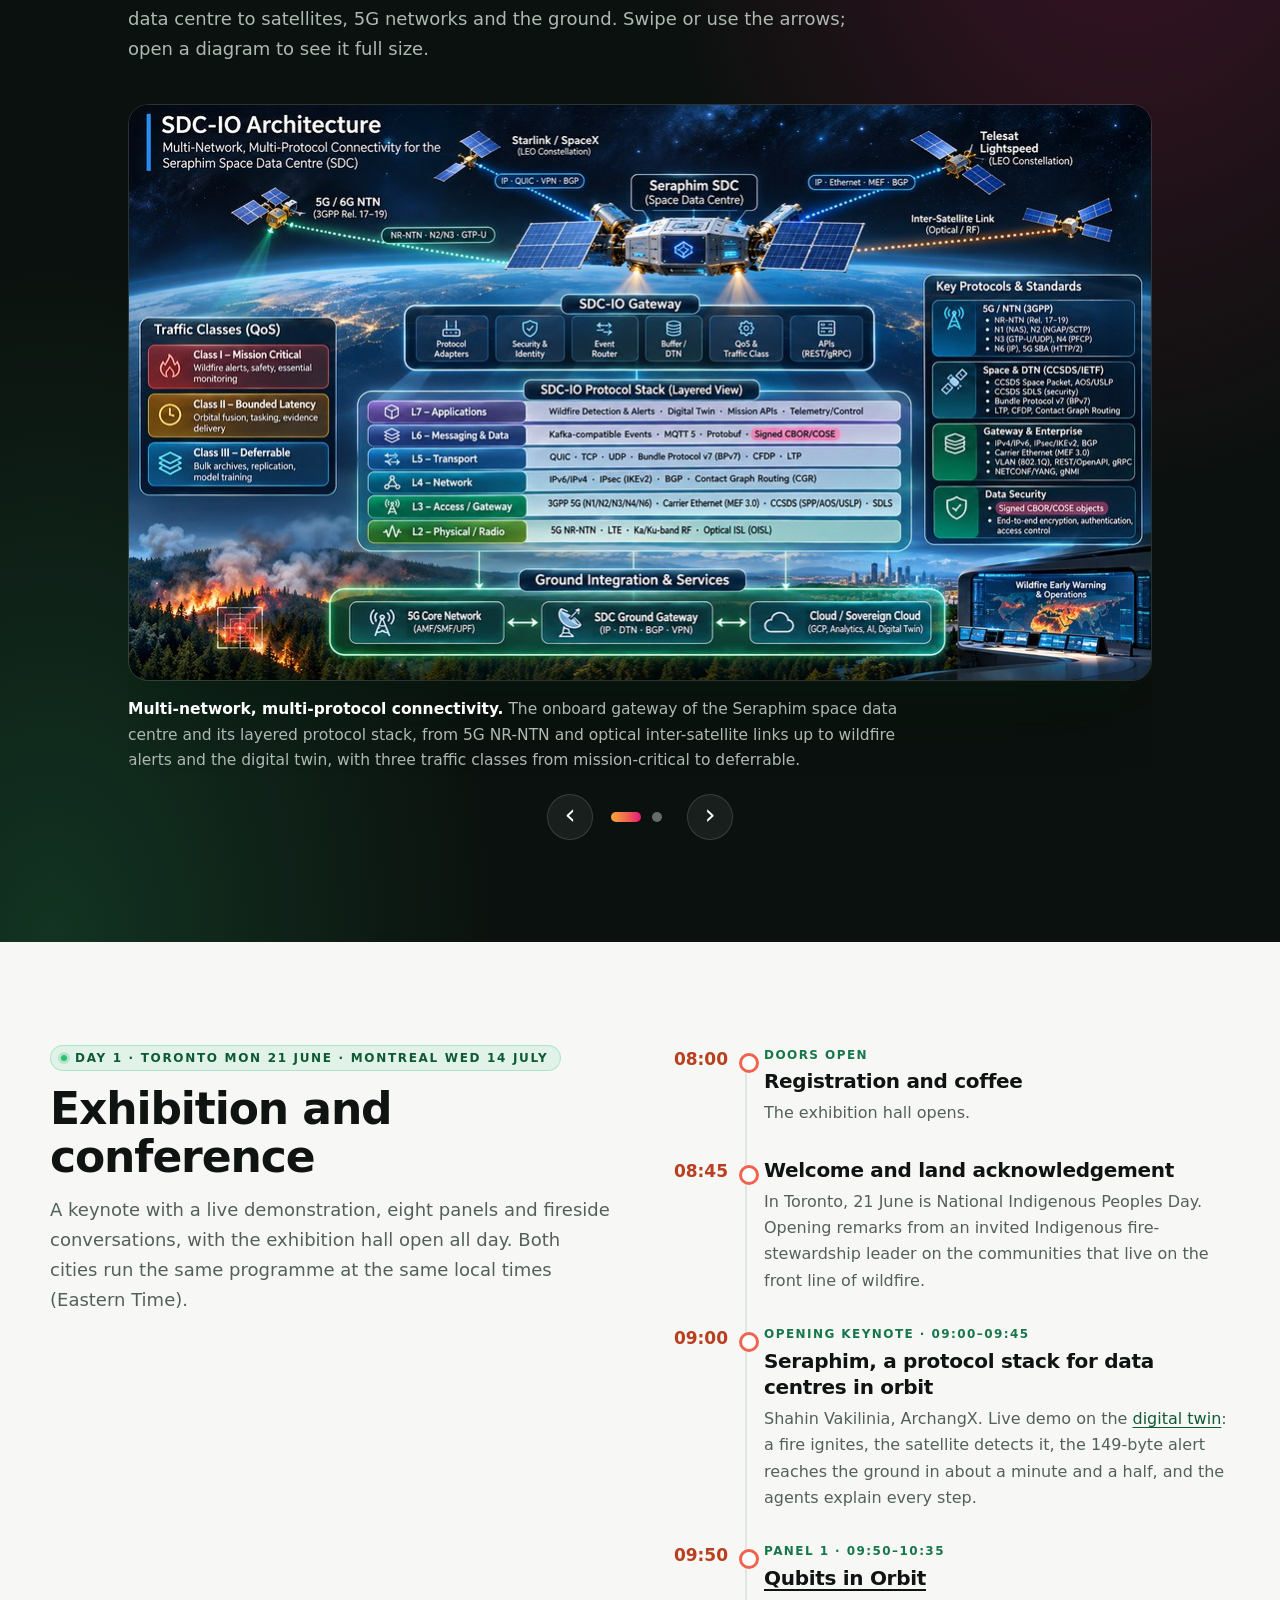
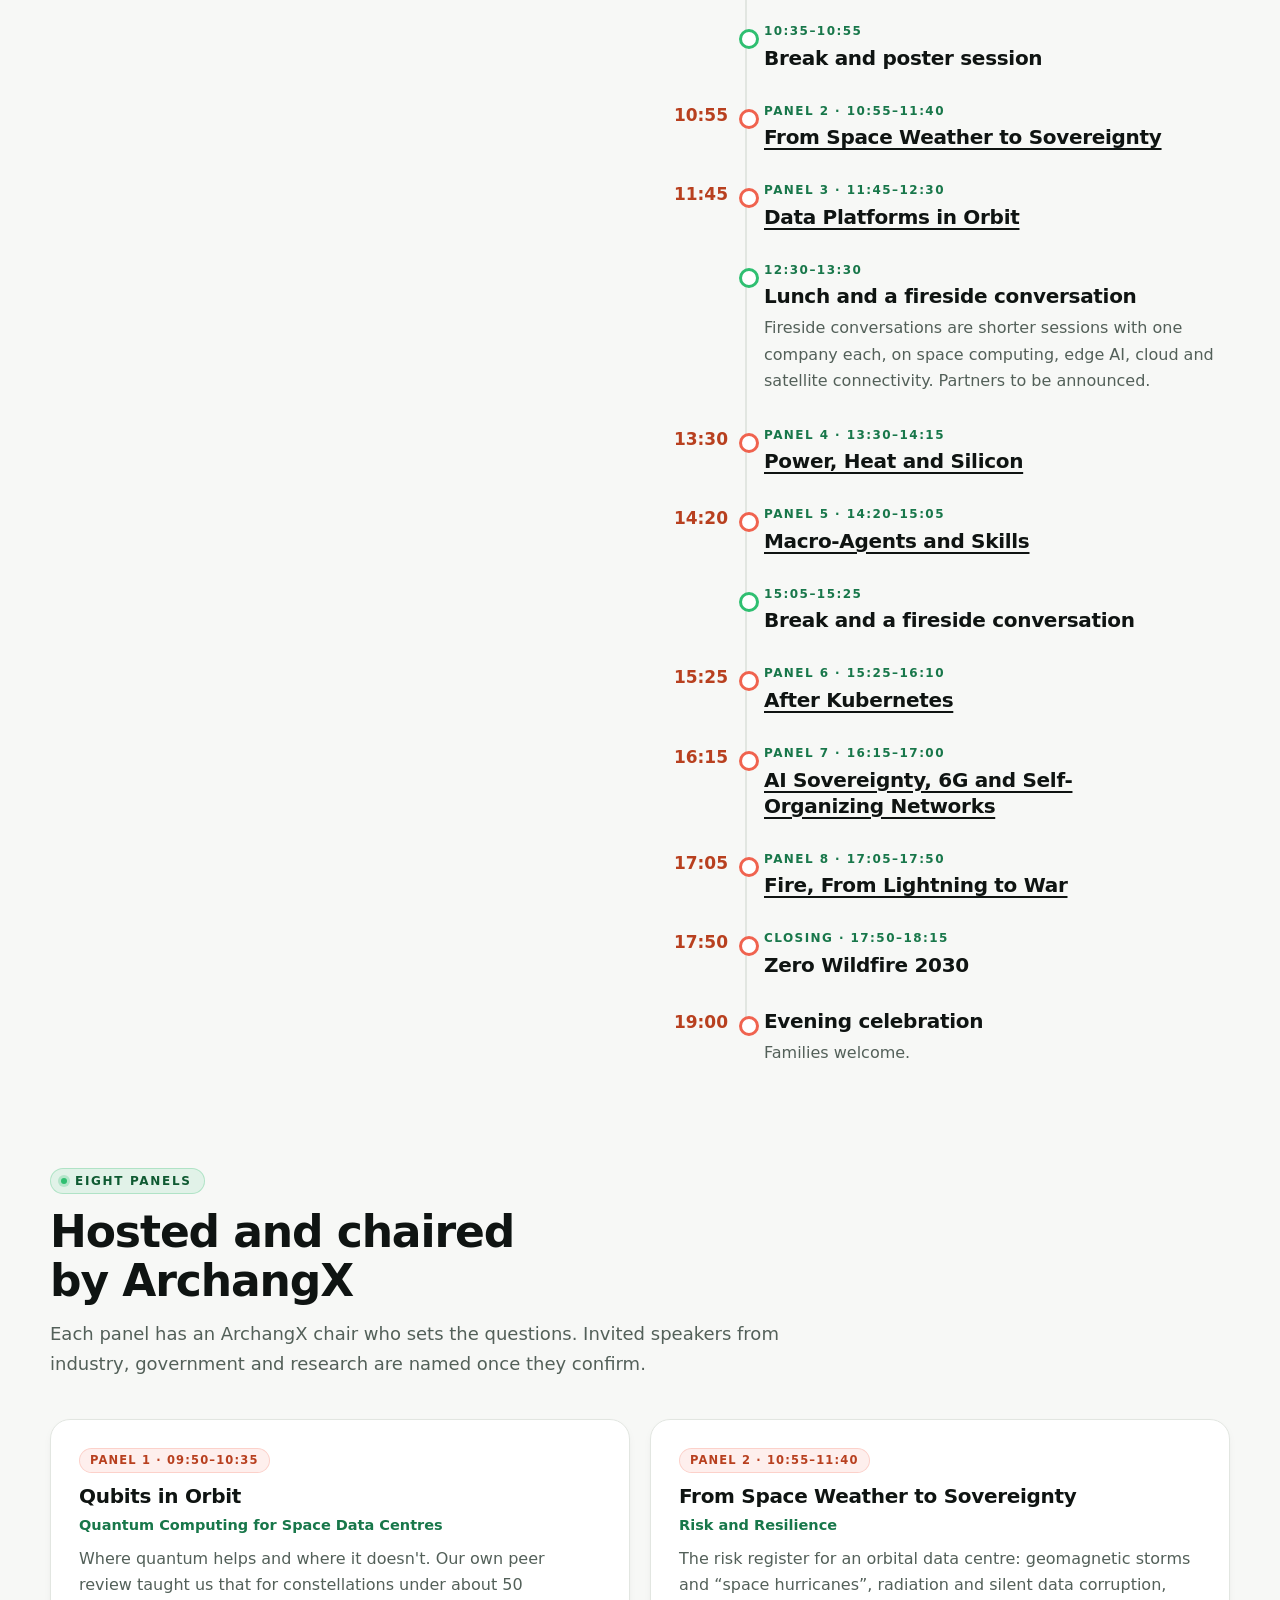
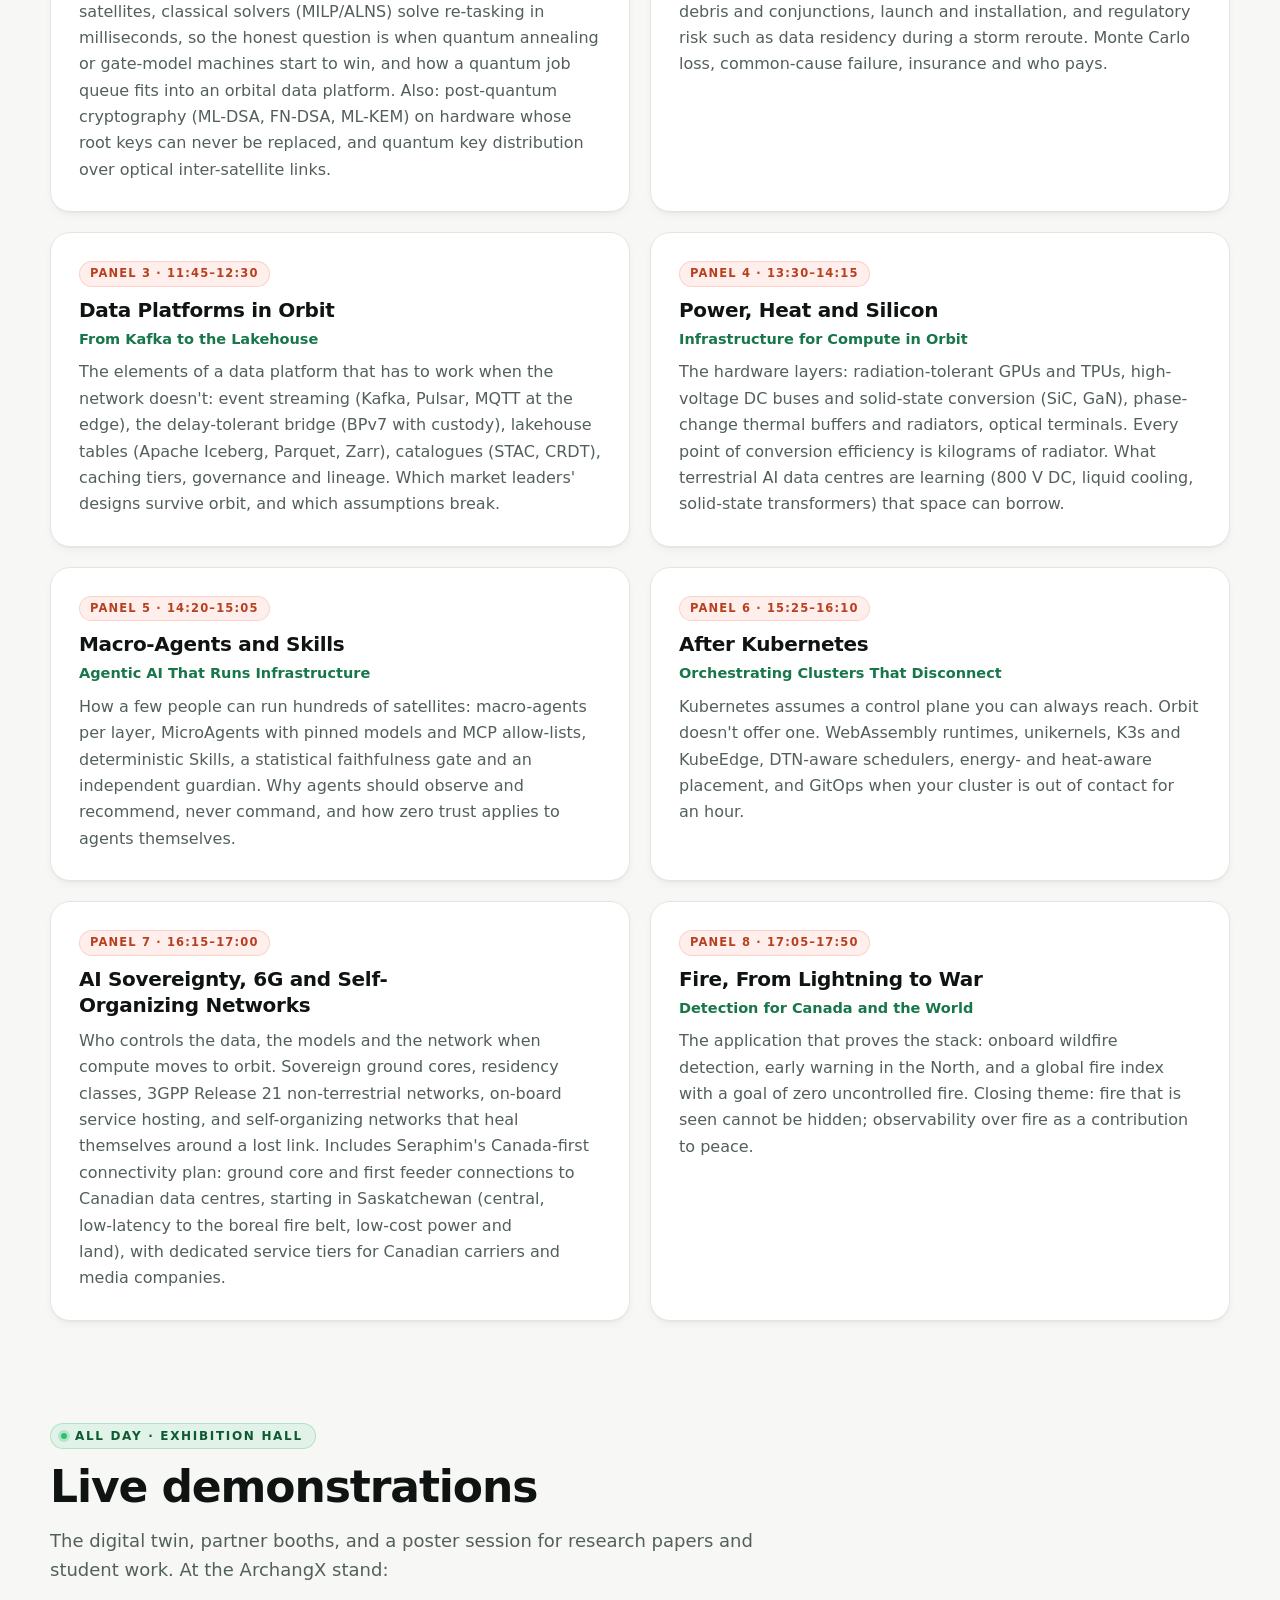
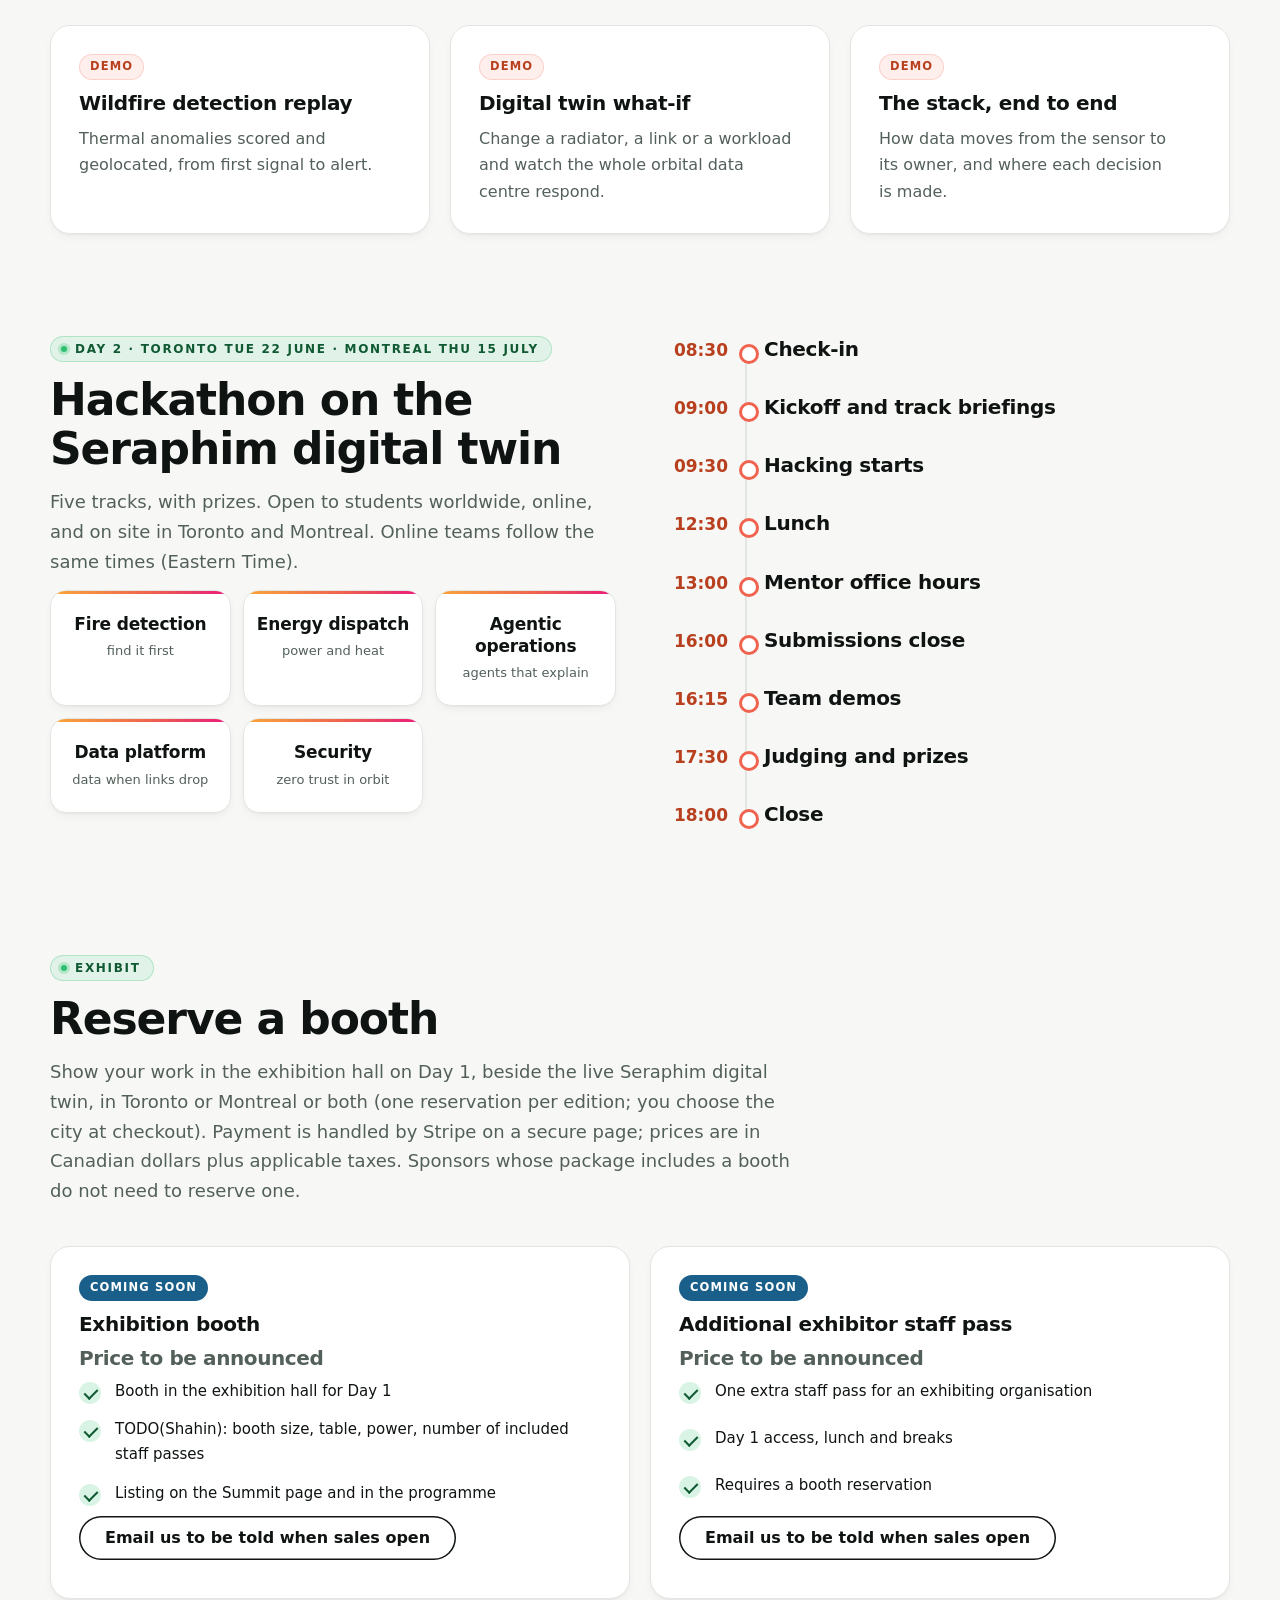
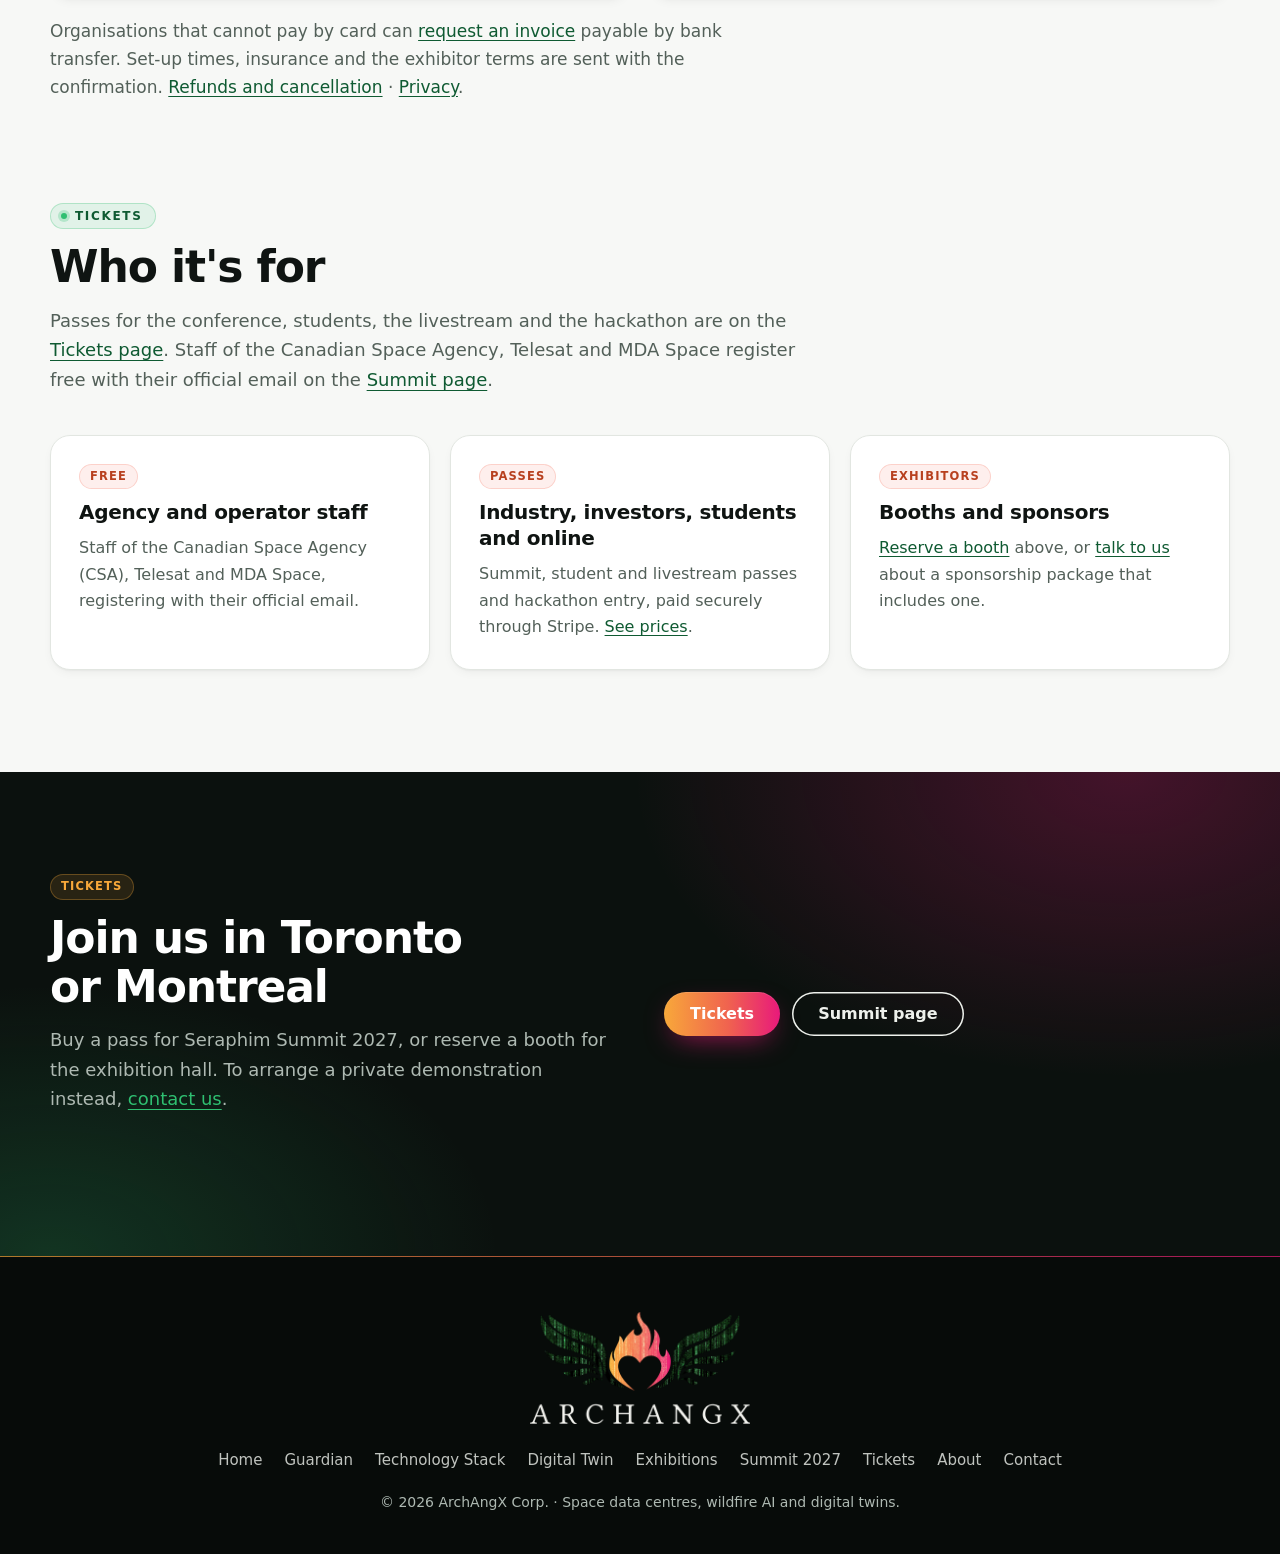
<file: site/exhibitions.html>
<!doctype html>
<html lang="en">
<head>
<meta charset="utf-8">
<meta name="viewport" content="width=device-width, initial-scale=1">
<title>Exhibitions — ArchangX</title>
<meta name="description" content="Meet ArchangX: live demonstrations of wildfire detection, the space data centre stack and its digital twin. Next: Seraphim Summit 2027, Toronto 21–22 June and Montreal 14–15 July.">
<link rel="icon" href="assets/favicon.ico" sizes="any">
<link rel="apple-touch-icon" href="assets/apple-touch-icon.png">
<meta property="og:title" content="Exhibitions — ArchangX">
<meta property="og:description" content="Meet ArchangX: live demonstrations of wildfire detection, the space data centre stack and its digital twin. Next: Seraphim Summit 2027, Toronto 21–22 June and Montreal 14–15 July.">
<meta property="og:image" content="https://www.archangx.com/assets/logo.png">
<link rel="canonical" href="https://www.archangx.com/exhibitions.html">
<link rel="stylesheet" href="assets/style.css">
</head>
<body>
<header class="site">
  <div class="wrap bar">
    <a class="brand" href="index.html" aria-label="ArchangX home"><img src="assets/emblem-96.png" alt="" width="64" height="25">ARCHANGX</a>
    <nav class="main" aria-label="Pages"><a href="index.html">Home</a><a href="guardian.html">Guardian</a><a href="technology-stack.html">Technology Stack</a><a href="digital-twin.html">Digital Twin</a><a href="exhibitions.html" aria-current="page">Exhibitions</a><a href="summit-2027.html">Summit 2027</a><a href="summit-tickets.html">Tickets</a><a href="about.html">About</a><a href="contact.html">Contact</a></nav>
  </div>
</header>
<main>
<div class="wrap page-hero">
  <div class="crumbs"><a href="index.html">Home</a> / Exhibitions</div>
  <span class="eyebrow">Exhibitions</span>
  <h1>See it <span class="flame-text">live</span></h1>
  <p>Our demonstrations show wildfire detection, the data centre stack and the digital twin running side by side. Next stops: Seraphim Summit 2027 in Toronto, 21–22 June, and Montreal, 14–15 July.</p>
</div>

<section class="block">
  <div class="wrap two">
    <div class="head"><span class="eyebrow">Upcoming · Toronto 21–22 June · Montreal 14–15 July 2027</span>
      <h2>Seraphim Summit 2027: data centres <span class="flame-text">in orbit</span></h2>
      <p>Two days on Seraphim, ArchangX's protocol stack for data centres in orbit, and the wildfire mission that proves it: an exhibition and conference, then a hackathon on the digital twin the next day. The summit runs twice, in Toronto in June and in Montreal in July, with the same programme.</p>
      <p>All panels are hosted and chaired by ArchangX. Each panel has an ArchangX chair who sets the questions; invited speakers are named here as they confirm.</p>
      <div class="actions"><a class="btn" href="summit-tickets.html">Tickets</a><a class="btn ghost" href="#programme">See the programme</a></div>
    </div>
    <dl class="glance">
      <div><dt>Toronto</dt><dd><b>Mon 21 June:</b> exhibition and conference, with the opening keynote, eight panels, fireside conversations and the exhibition hall<br><b>Tue 22 June:</b> hackathon on the Seraphim digital twin, on site and online</dd></div>
      <div><dt>Montreal</dt><dd><b>Wed 14 July:</b> exhibition and conference, same programme<br><b>Thu 15 July:</b> hackathon on the Seraphim digital twin, on site and online</dd></div>
      <div><dt>Where</dt><dd>Toronto and Montreal, venues to be announced</dd></div>
      <div><dt>Tickets</dt><dd><a href="summit-tickets.html">Passes and prices</a>; <a href="#exhibit">booths for exhibitors</a></dd></div>
      <div><dt>Contact</dt><dd><a href="mailto:shahin.vakilinia@archangx.com">shahin.vakilinia@archangx.com</a></dd></div>
    </dl>
  </div>
</section>

<section class="block night">
  <div class="wrap showcase">
    <div class="head"><span class="eyebrow">The architecture</span><h2>SDC-IO: connecting a data centre in orbit</h2>
      <p>Two views of SDC-IO, the gateway and protocol stack that link the Seraphim space data centre to satellites, 5G networks and the ground. Swipe or use the arrows; open a diagram to see it full size.</p></div>
    <div class="slides" aria-roledescription="carousel" aria-label="SDC-IO architecture diagrams">
      <div class="slides-track" tabindex="0">
        <figure class="slide" role="group" aria-roledescription="slide" aria-label="1 of 2">
          <a href="assets/sdc-io-architecture.jpg"><img src="assets/sdc-io-architecture.jpg" width="1023" height="576"
            alt="SDC-IO architecture diagram: the Seraphim space data centre linked to LEO constellations, 5G and 6G non-terrestrial networks and optical inter-satellite links; its onboard gateway; a layered protocol stack from physical radio (L2) to applications (L7); three traffic classes; and ground integration through a 5G core, a ground gateway and a sovereign cloud."></a>
          <figcaption><b>Multi-network, multi-protocol connectivity.</b> The onboard gateway of the Seraphim space data centre and its layered protocol stack, from 5G NR-NTN and optical inter-satellite links up to wildfire alerts and the digital twin, with three traffic classes from mission-critical to deferrable.</figcaption>
        </figure>
        <figure class="slide" role="group" aria-roledescription="slide" aria-label="2 of 2">
          <a href="assets/sdc-io-ground-segment.jpg"><img src="assets/sdc-io-ground-segment.jpg" width="1023" height="576" loading="lazy"
            alt="End-to-end SDC-IO architecture diagram: direct links from the Seraphim space data centre to a point-of-presence landing station and a terrestrial data centre; a ground segment of 5G core, landing station, ground gateway, terrestrial data centre and sovereign cloud; and the wildfire early-warning chain from thermal sensing through on-orbit AI inference and a signed alert to emergency response."></a>
          <figcaption><b>End to end, with the ground segment.</b> Direct links from the space data centre to landing stations and terrestrial data centres, the ground gateway, 5G core and sovereign cloud, and the wildfire early-warning chain from thermal sensing to emergency response.</figcaption>
        </figure>
      </div>
      <div class="slides-nav" hidden>
        <button type="button" data-prev aria-label="Previous diagram">‹</button>
        <div class="slides-dots"><button type="button" aria-label="Show diagram 1"></button><button type="button" aria-label="Show diagram 2"></button></div>
        <button type="button" data-next aria-label="Next diagram">›</button>
      </div>
    </div>
  </div>
</section>

<section class="block" id="programme">
  <div class="wrap two">
    <div class="head sticky"><span class="eyebrow">Day 1 · Toronto Mon 21 June · Montreal Wed 14 July</span><h2>Exhibition and conference</h2>
      <p>A keynote with a live demonstration, eight panels and fireside conversations, with the exhibition hall open all day. Both cities run the same programme at the same local times (Eastern Time).</p></div>
    <ol class="timeline">
      <li><time>08:00</time><div><span class="when">Doors open</span><h3>Registration and coffee</h3>
        <p>The exhibition hall opens.</p></div></li>
      <li><time>08:45</time><div><h3>Welcome and land acknowledgement</h3>
        <p>In Toronto, 21 June is National Indigenous Peoples Day. Opening remarks from an invited Indigenous fire-stewardship leader on the communities that live on the front line of wildfire.</p></div></li>
      <li><time>09:00</time><div><span class="when">Opening keynote · 09:00–09:45</span><h3>Seraphim, a protocol stack for data centres in orbit</h3>
        <p>Shahin Vakilinia, ArchangX. Live demo on the <a href="digital-twin.html">digital twin</a>: a fire ignites, the satellite detects it, the 149-byte alert reaches the ground in about a minute and a half, and the agents explain every step.</p></div></li>
      <li><time>09:50</time><div><span class="when">Panel 1 · 09:50–10:35</span><h3><a href="#panels">Qubits in Orbit</a></h3></div></li>
      <li><span></span><div><span class="when">10:35–10:55</span><h3>Break and poster session</h3></div></li>
      <li><time>10:55</time><div><span class="when">Panel 2 · 10:55–11:40</span><h3><a href="#panels">From Space Weather to Sovereignty</a></h3></div></li>
      <li><time>11:45</time><div><span class="when">Panel 3 · 11:45–12:30</span><h3><a href="#panels">Data Platforms in Orbit</a></h3></div></li>
      <li><span></span><div><span class="when">12:30–13:30</span><h3>Lunch and a fireside conversation</h3>
        <p>Fireside conversations are shorter sessions with one company each, on space computing, edge AI, cloud and satellite connectivity. Partners to be announced.</p></div></li>
      <li><time>13:30</time><div><span class="when">Panel 4 · 13:30–14:15</span><h3><a href="#panels">Power, Heat and Silicon</a></h3></div></li>
      <li><time>14:20</time><div><span class="when">Panel 5 · 14:20–15:05</span><h3><a href="#panels">Macro-Agents and Skills</a></h3></div></li>
      <li><span></span><div><span class="when">15:05–15:25</span><h3>Break and a fireside conversation</h3></div></li>
      <li><time>15:25</time><div><span class="when">Panel 6 · 15:25–16:10</span><h3><a href="#panels">After Kubernetes</a></h3></div></li>
      <li><time>16:15</time><div><span class="when">Panel 7 · 16:15–17:00</span><h3><a href="#panels">AI Sovereignty, 6G and Self-Organizing Networks</a></h3></div></li>
      <li><time>17:05</time><div><span class="when">Panel 8 · 17:05–17:50</span><h3><a href="#panels">Fire, From Lightning to War</a></h3></div></li>
      <li><time>17:50</time><div><span class="when">Closing · 17:50–18:15</span><h3>Zero Wildfire 2030</h3></div></li>
      <li><time>19:00</time><div><h3>Evening celebration</h3><p>Families welcome.</p></div></li>
    </ol>
  </div>
</section>

<section class="block" id="panels">
  <div class="wrap">
    <div class="head"><span class="eyebrow">Eight panels</span><h2>Hosted and chaired by ArchangX</h2>
      <p>Each panel has an ArchangX chair who sets the questions. Invited speakers from industry, government and research are named once they confirm.</p></div>
    <div class="cards wide">
      <div class="card"><span class="tag">Panel 1 · 09:50–10:35</span><h3>Qubits in Orbit</h3><span class="sub">Quantum Computing for Space Data Centres</span>
        <p>Where quantum helps and where it doesn't. Our own peer review taught us that for constellations under about 50 satellites, classical solvers (MILP/ALNS) solve re-tasking in milliseconds, so the honest question is when quantum annealing or gate-model machines start to win, and how a quantum job queue fits into an orbital data platform. Also: post-quantum cryptography (ML-DSA, FN-DSA, ML-KEM) on hardware whose root keys can never be replaced, and quantum key distribution over optical inter-satellite links.</p></div>
      <div class="card"><span class="tag">Panel 2 · 10:55–11:40</span><h3>From Space Weather to Sovereignty</h3><span class="sub">Risk and Resilience</span>
        <p>The risk register for an orbital data centre: geomagnetic storms and “space hurricanes”, radiation and silent data corruption, debris and conjunctions, launch and installation, and regulatory risk such as data residency during a storm reroute. Monte Carlo loss, common-cause failure, insurance and who pays.</p></div>
      <div class="card"><span class="tag">Panel 3 · 11:45–12:30</span><h3>Data Platforms in Orbit</h3><span class="sub">From Kafka to the Lakehouse</span>
        <p>The elements of a data platform that has to work when the network doesn't: event streaming (Kafka, Pulsar, MQTT at the edge), the delay-tolerant bridge (BPv7 with custody), lakehouse tables (Apache Iceberg, Parquet, Zarr), catalogues (STAC, CRDT), caching tiers, governance and lineage. Which market leaders' designs survive orbit, and which assumptions break.</p></div>
      <div class="card"><span class="tag">Panel 4 · 13:30–14:15</span><h3>Power, Heat and Silicon</h3><span class="sub">Infrastructure for Compute in Orbit</span>
        <p>The hardware layers: radiation-tolerant GPUs and TPUs, high-voltage DC buses and solid-state conversion (SiC, GaN), phase-change thermal buffers and radiators, optical terminals. Every point of conversion efficiency is kilograms of radiator. What terrestrial AI data centres are learning (800 V DC, liquid cooling, solid-state transformers) that space can borrow.</p></div>
      <div class="card"><span class="tag">Panel 5 · 14:20–15:05</span><h3>Macro-Agents and Skills</h3><span class="sub">Agentic AI That Runs Infrastructure</span>
        <p>How a few people can run hundreds of satellites: macro-agents per layer, MicroAgents with pinned models and MCP allow-lists, deterministic Skills, a statistical faithfulness gate and an independent guardian. Why agents should observe and recommend, never command, and how zero trust applies to agents themselves.</p></div>
      <div class="card"><span class="tag">Panel 6 · 15:25–16:10</span><h3>After Kubernetes</h3><span class="sub">Orchestrating Clusters That Disconnect</span>
        <p>Kubernetes assumes a control plane you can always reach. Orbit doesn't offer one. WebAssembly runtimes, unikernels, K3s and KubeEdge, DTN-aware schedulers, energy- and heat-aware placement, and GitOps when your cluster is out of contact for an hour.</p></div>
      <div class="card"><span class="tag">Panel 7 · 16:15–17:00</span><h3>AI Sovereignty, 6G and Self-Organizing Networks</h3>
        <p>Who controls the data, the models and the network when compute moves to orbit. Sovereign ground cores, residency classes, 3GPP Release 21 non-terrestrial networks, on-board service hosting, and self-organizing networks that heal themselves around a lost link. Includes Seraphim's Canada-first connectivity plan: ground core and first feeder connections to Canadian data centres, starting in Saskatchewan (central, low-latency to the boreal fire belt, low-cost power and land), with dedicated service tiers for Canadian carriers and media companies.</p></div>
      <div class="card"><span class="tag">Panel 8 · 17:05–17:50</span><h3>Fire, From Lightning to War</h3><span class="sub">Detection for Canada and the World</span>
        <p>The application that proves the stack: onboard wildfire detection, early warning in the North, and a global fire index with a goal of zero uncontrolled fire. Closing theme: fire that is seen cannot be hidden; observability over fire as a contribution to peace.</p></div>
    </div>
  </div>
</section>

<section class="block" id="hall">
  <div class="wrap">
    <div class="head"><span class="eyebrow">All day · Exhibition hall</span><h2>Live demonstrations</h2>
      <p>The digital twin, partner booths, and a poster session for research papers and student work. At the ArchangX stand:</p></div>
    <div class="cards">
      <div class="card"><span class="tag">Demo</span><h3>Wildfire detection replay</h3><p>Thermal anomalies scored and geolocated, from first signal to alert.</p></div>
      <div class="card"><span class="tag">Demo</span><h3>Digital twin what-if</h3><p>Change a radiator, a link or a workload and watch the whole orbital data centre respond.</p></div>
      <div class="card"><span class="tag">Demo</span><h3>The stack, end to end</h3><p>How data moves from the sensor to its owner, and where each decision is made.</p></div>
    </div>
  </div>
</section>

<section class="block" id="hackathon">
  <div class="wrap two">
    <div class="head"><span class="eyebrow">Day 2 · Toronto Tue 22 June · Montreal Thu 15 July</span><h2>Hackathon on the Seraphim digital twin</h2>
      <p>Five tracks, with prizes. Open to students worldwide, online, and on site in Toronto and Montreal. Online teams follow the same times (Eastern Time).</p>
      <div class="models">
        <div class="model"><b>Fire detection</b><span>find it first</span></div>
        <div class="model"><b>Energy dispatch</b><span>power and heat</span></div>
        <div class="model"><b>Agentic operations</b><span>agents that explain</span></div>
        <div class="model"><b>Data platform</b><span>data when links drop</span></div>
        <div class="model"><b>Security</b><span>zero trust in orbit</span></div>
      </div>
    </div>
    <ol class="timeline">
      <li><time>08:30</time><div><h3>Check-in</h3></div></li>
      <li><time>09:00</time><div><h3>Kickoff and track briefings</h3></div></li>
      <li><time>09:30</time><div><h3>Hacking starts</h3></div></li>
      <li><time>12:30</time><div><h3>Lunch</h3></div></li>
      <li><time>13:00</time><div><h3>Mentor office hours</h3></div></li>
      <li><time>16:00</time><div><h3>Submissions close</h3></div></li>
      <li><time>16:15</time><div><h3>Team demos</h3></div></li>
      <li><time>17:30</time><div><h3>Judging and prizes</h3></div></li>
      <li><time>18:00</time><div><h3>Close</h3></div></li>
    </ol>
  </div>
</section>

<section class="block" id="exhibit">
  <div class="wrap">
    <div class="head"><span class="eyebrow">Exhibit</span><h2>Reserve a booth</h2>
      <p>Show your work in the exhibition hall on Day 1, beside the live Seraphim digital twin, in Toronto or Montreal or both (one reservation per edition; you choose the city at checkout). Payment is handled by Stripe on a secure page; prices are in Canadian dollars plus applicable taxes. Sponsors whose package includes a booth do not need to reserve one.</p></div>
    <!-- booths:start (generated by tools/render_tickets.py from site/data/summit-tickets.json; do not edit by hand) -->
    <div class="cards tickets">
      <article class="card ticket" id="t-exhibitor-booth"><span class="tag comingsoon">Coming soon</span><h3>Exhibition booth</h3><p class="price tba">Price to be announced</p><ul class="ticks"><li>Booth in the exhibition hall for Day 1</li><li>TODO(Shahin): booth size, table, power, number of included staff passes</li><li>Listing on the Summit page and in the programme</li></ul><a class="btn ghost" href="mailto:shahin.vakilinia@archangx.com?subject=Tickets:%20Seraphim%20Summit%202027%20exhibitor-booth">Email us to be told when sales open</a></article>
      <article class="card ticket" id="t-exhibitor-extra-pass"><span class="tag comingsoon">Coming soon</span><h3>Additional exhibitor staff pass</h3><p class="price tba">Price to be announced</p><ul class="ticks"><li>One extra staff pass for an exhibiting organisation</li><li>Day 1 access, lunch and breaks</li><li>Requires a booth reservation</li></ul><a class="btn ghost" href="mailto:shahin.vakilinia@archangx.com?subject=Tickets:%20Seraphim%20Summit%202027%20exhibitor-extra-pass">Email us to be told when sales open</a></article>
    </div>
    <!-- booths:end -->
    <p class="muted" style="margin-top:18px">Organisations that cannot pay by card can <a href="mailto:shahin.vakilinia@archangx.com?subject=Invoice%20request%3A%20exhibition%20booth%2C%20Seraphim%20Summit%202027">request an invoice</a> payable by bank transfer. Set-up times, insurance and the exhibitor terms are sent with the confirmation. <a href="summit-tickets.html#refunds">Refunds and cancellation</a> · <a href="summit-tickets.html#privacy">Privacy</a>.</p>
  </div>
</section>

<section class="block" id="tickets">
  <div class="wrap">
    <div class="head"><span class="eyebrow">Tickets</span><h2>Who it's for</h2>
      <p>Passes for the conference, students, the livestream and the hackathon are on the <a href="summit-tickets.html">Tickets page</a>. Staff of the Canadian Space Agency, Telesat and MDA Space register free with their official email on the <a href="summit-2027.html#register">Summit page</a>.</p></div>
    <div class="cards">
      <div class="card"><span class="tag">Free</span><h3>Agency and operator staff</h3><p>Staff of the Canadian Space Agency (CSA), Telesat and MDA Space, registering with their official email.</p></div>
      <div class="card"><span class="tag">Passes</span><h3>Industry, investors, students and online</h3><p>Summit, student and livestream passes and hackathon entry, paid securely through Stripe. <a href="summit-tickets.html">See prices</a>.</p></div>
      <div class="card"><span class="tag">Exhibitors</span><h3>Booths and sponsors</h3><p><a href="#exhibit">Reserve a booth</a> above, or <a href="contact.html">talk to us</a> about a sponsorship package that includes one.</p></div>
    </div>
  </div>
</section>

<section class="block night">
  <div class="wrap two">
    <div class="head"><span class="tag">Tickets</span><h2>Join us in Toronto or Montreal</h2>
      <p>Buy a pass for Seraphim Summit 2027, or reserve a booth for the exhibition hall. To arrange a private demonstration instead, <a href="contact.html">contact us</a>.</p></div>
    <div class="actions center"><a class="btn" href="summit-tickets.html">Tickets</a><a class="btn ghost" href="summit-2027.html">Summit page</a></div>
  </div>
</section>
</main>
<footer class="site">
  <div class="wrap">
    <img src="assets/logo-dark.png" alt="ArchangX" width="280" height="142">
    <nav aria-label="Footer"><a href="index.html">Home</a><a href="guardian.html">Guardian</a><a href="technology-stack.html">Technology Stack</a><a href="digital-twin.html">Digital Twin</a><a href="exhibitions.html">Exhibitions</a><a href="summit-2027.html">Summit 2027</a><a href="summit-tickets.html">Tickets</a><a href="about.html">About</a><a href="contact.html">Contact</a></nav>
    <p>© <span class="year">2026</span> ArchAngX Corp. · Space data centres, wildfire AI and digital twins.</p>
  </div>
</footer>
<script>document.querySelectorAll(".year").forEach(e => e.textContent = new Date().getFullYear());</script>
<script>
// Diagram slideshow: the track is a scroll-snap strip (swipe, trackpad and arrow keys work on their own);
// this wires up the previous/next buttons and dots and keeps them in step with the scroll position.
(() => {
  const root = document.querySelector(".slides");
  if (!root) return;
  const track = root.querySelector(".slides-track"), slides = [...track.children],
        dots = [...root.querySelectorAll(".slides-dots button")], nav = root.querySelector(".slides-nav");
  const smooth = !matchMedia("(prefers-reduced-motion: reduce)").matches;
  const step = () => slides.length > 1 ? slides[1].offsetLeft - slides[0].offsetLeft : 1;
  const index = () => Math.round(track.scrollLeft / step());
  const go = i => track.scrollTo({ left: ((i + slides.length) % slides.length) * step(), behavior: smooth ? "smooth" : "auto" });
  const sync = () => { const i = index(); dots.forEach((d, n) => d.setAttribute("aria-current", n === i)); };
  root.querySelector("[data-prev]").addEventListener("click", () => go(index() - 1));
  root.querySelector("[data-next]").addEventListener("click", () => go(index() + 1));
  dots.forEach((d, n) => d.addEventListener("click", () => go(n)));
  track.addEventListener("scroll", () => requestAnimationFrame(sync), { passive: true });
  nav.hidden = false; root.classList.add("ready"); sync();
})();
</script>
</body>
</html>
</file>
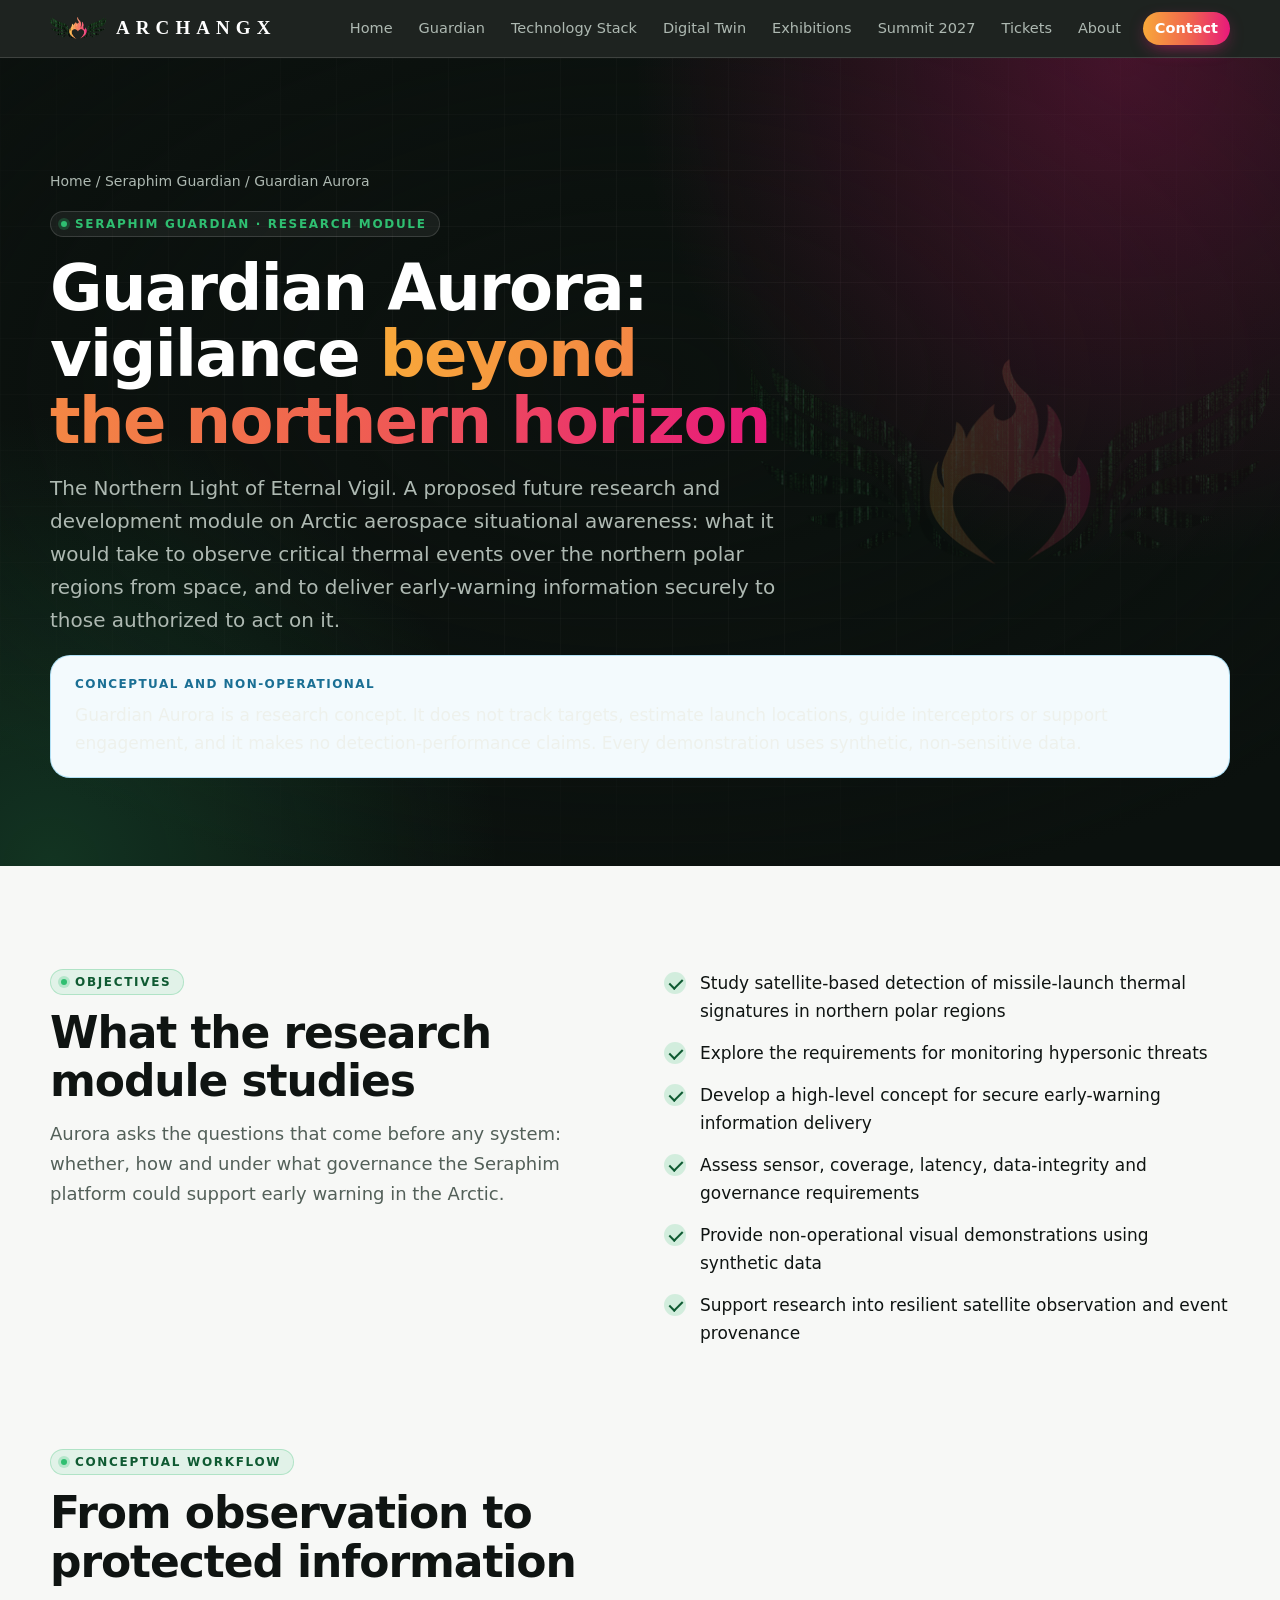
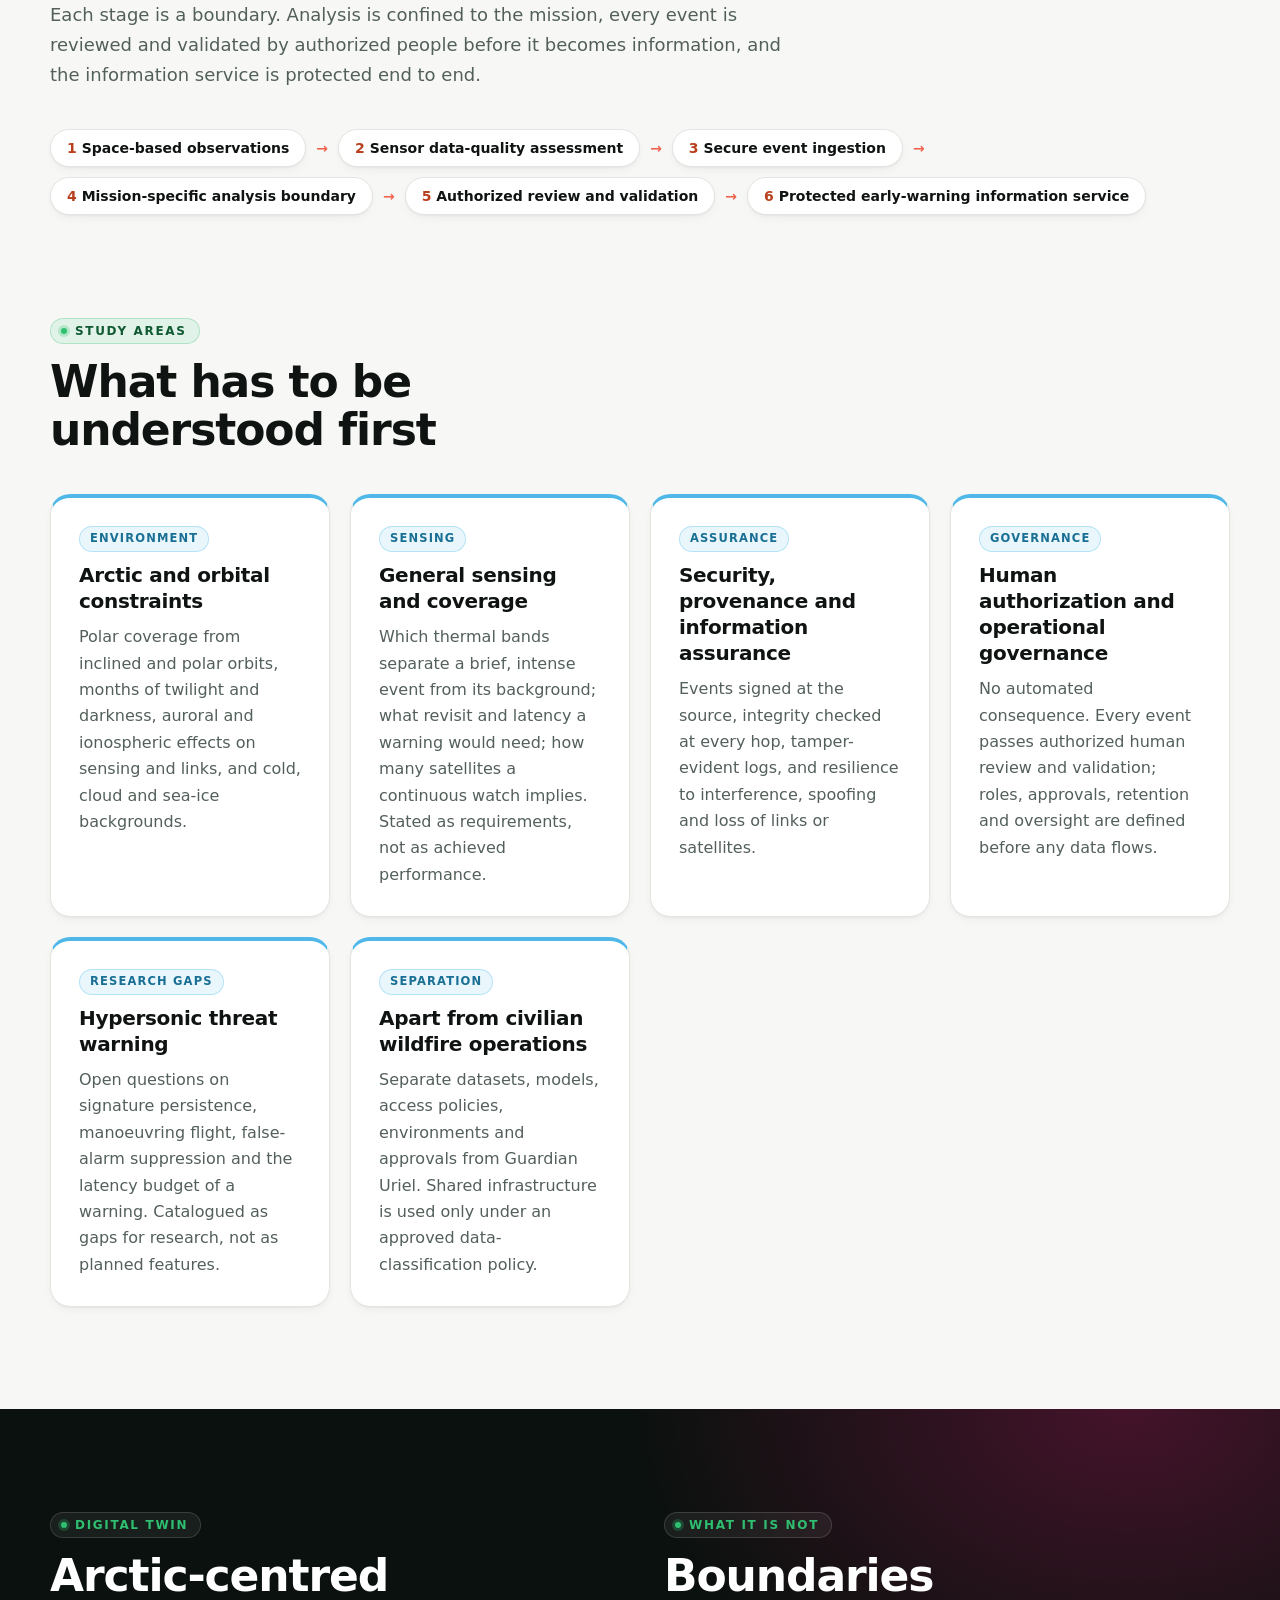
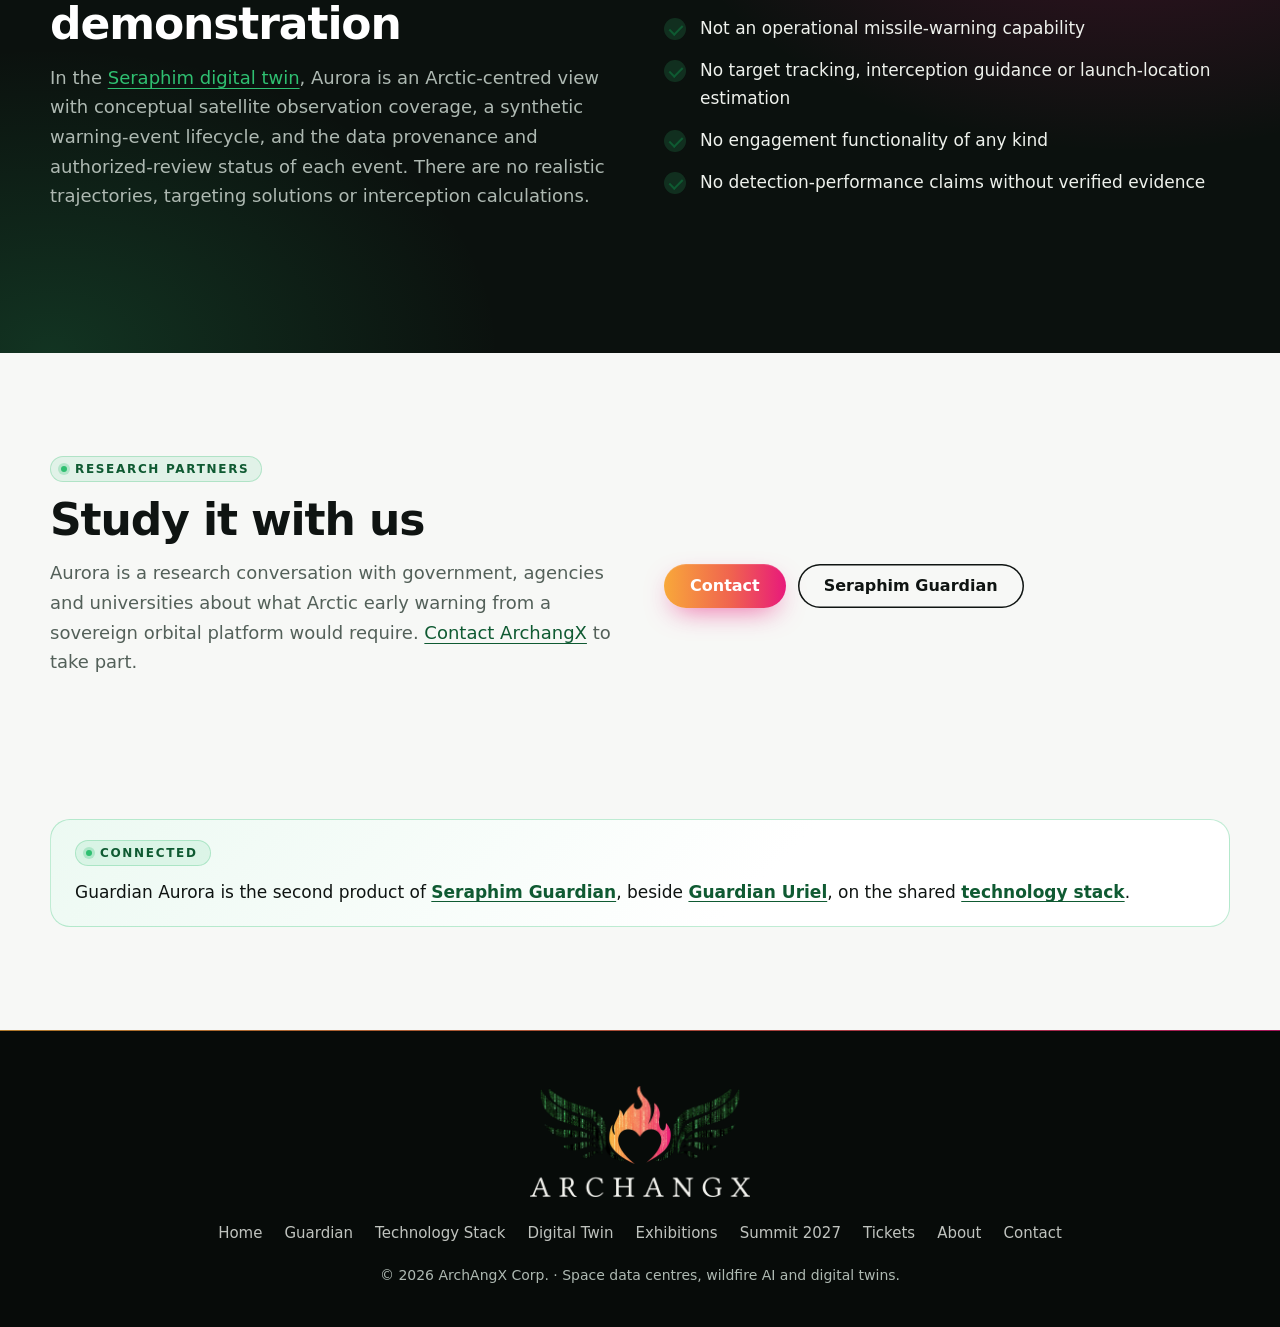
<file: site/guardian-aurora.html>
<!doctype html>
<html lang="en">
<head>
<meta charset="utf-8">
<meta name="viewport" content="width=device-width, initial-scale=1">
<title>Guardian Aurora — ArchangX</title>
<meta name="description" content="Guardian Aurora, The Northern Light of Eternal Vigil: a conceptual, non-operational research module of Seraphim Guardian on Arctic aerospace situational awareness, studied with synthetic data only.">
<link rel="icon" href="assets/favicon.ico" sizes="any">
<link rel="apple-touch-icon" href="assets/apple-touch-icon.png">
<meta property="og:title" content="Guardian Aurora — Vigilance beyond the northern horizon">
<meta property="og:description" content="A conceptual research module of Seraphim Guardian on Arctic aerospace situational awareness. Non-operational; synthetic data only.">
<meta property="og:image" content="https://www.archangx.com/assets/logo.png">
<link rel="canonical" href="https://www.archangx.com/guardian-aurora.html">
<link rel="stylesheet" href="assets/style.css">
</head>
<body>
<header class="site">
  <div class="wrap bar">
    <a class="brand" href="index.html" aria-label="ArchangX home"><img src="assets/emblem-96.png" alt="" width="64" height="25">ARCHANGX</a>
    <nav class="main" aria-label="Pages"><a href="index.html">Home</a><a href="guardian.html">Guardian</a><a href="technology-stack.html">Technology Stack</a><a href="digital-twin.html">Digital Twin</a><a href="exhibitions.html">Exhibitions</a><a href="summit-2027.html">Summit 2027</a><a href="summit-tickets.html">Tickets</a><a href="about.html">About</a><a href="contact.html">Contact</a></nav>
  </div>
</header>
<main>
<div class="wrap page-hero">
  <div class="crumbs"><a href="index.html">Home</a> / <a href="guardian.html">Seraphim Guardian</a> / Guardian Aurora</div>
  <span class="eyebrow">Seraphim Guardian · Research module</span>
  <h1>Guardian Aurora: vigilance <span class="flame-text">beyond the northern horizon</span></h1>
  <p>The Northern Light of Eternal Vigil. A proposed future research and development module on Arctic aerospace situational awareness: what it would take to observe critical thermal events over the northern polar regions from space, and to deliver early-warning information securely to those authorized to act on it.</p>
  <div class="notice"><b>Conceptual and non-operational</b><span>Guardian Aurora is a research concept. It does not track targets, estimate launch locations, guide interceptors or support engagement, and it makes no detection-performance claims. Every demonstration uses synthetic, non-sensitive data.</span></div>
</div>

<section class="block">
  <div class="wrap two">
    <div class="head"><span class="eyebrow">Objectives</span><h2>What the research module studies</h2>
      <p>Aurora asks the questions that come before any system: whether, how and under what governance the Seraphim platform could support early warning in the Arctic.</p></div>
    <ul class="ticks">
      <li>Study satellite-based detection of missile-launch thermal signatures in northern polar regions</li>
      <li>Explore the requirements for monitoring hypersonic threats</li>
      <li>Develop a high-level concept for secure early-warning information delivery</li>
      <li>Assess sensor, coverage, latency, data-integrity and governance requirements</li>
      <li>Provide non-operational visual demonstrations using synthetic data</li>
      <li>Support research into resilient satellite observation and event provenance</li>
    </ul>
  </div>
</section>

<section class="block">
  <div class="wrap">
    <div class="head"><span class="eyebrow">Conceptual workflow</span><h2>From observation to protected information</h2>
      <p>Each stage is a boundary. Analysis is confined to the mission, every event is reviewed and validated by authorized people before it becomes information, and the information service is protected end to end.</p></div>
    <div class="flow stages" aria-label="Guardian Aurora conceptual workflow">
      <span>Space-based observations</span><i>→</i><span>Sensor data-quality assessment</span><i>→</i><span>Secure event ingestion</span><i>→</i>
      <span>Mission-specific analysis boundary</span><i>→</i><span>Authorized review and validation</span><i>→</i><span>Protected early-warning information service</span>
    </div>
  </div>
</section>

<section class="block">
  <div class="wrap">
    <div class="head"><span class="eyebrow">Study areas</span><h2>What has to be understood first</h2></div>
    <div class="cards">
      <div class="card product aurora"><span class="tag">Environment</span><h3>Arctic and orbital constraints</h3><p>Polar coverage from inclined and polar orbits, months of twilight and darkness, auroral and ionospheric effects on sensing and links, and cold, cloud and sea-ice backgrounds.</p></div>
      <div class="card product aurora"><span class="tag">Sensing</span><h3>General sensing and coverage</h3><p>Which thermal bands separate a brief, intense event from its background; what revisit and latency a warning would need; how many satellites a continuous watch implies. Stated as requirements, not as achieved performance.</p></div>
      <div class="card product aurora"><span class="tag">Assurance</span><h3>Security, provenance and information assurance</h3><p>Events signed at the source, integrity checked at every hop, tamper-evident logs, and resilience to interference, spoofing and loss of links or satellites.</p></div>
      <div class="card product aurora"><span class="tag">Governance</span><h3>Human authorization and operational governance</h3><p>No automated consequence. Every event passes authorized human review and validation; roles, approvals, retention and oversight are defined before any data flows.</p></div>
      <div class="card product aurora"><span class="tag">Research gaps</span><h3>Hypersonic threat warning</h3><p>Open questions on signature persistence, manoeuvring flight, false-alarm suppression and the latency budget of a warning. Catalogued as gaps for research, not as planned features.</p></div>
      <div class="card product aurora"><span class="tag">Separation</span><h3>Apart from civilian wildfire operations</h3><p>Separate datasets, models, access policies, environments and approvals from Guardian Uriel. Shared infrastructure is used only under an approved data-classification policy.</p></div>
    </div>
  </div>
</section>

<section class="block night">
  <div class="wrap two">
    <div class="head"><span class="eyebrow">Digital twin</span><h2>Arctic-centred demonstration</h2>
      <p>In the <a href="digital-twin.html#guardian">Seraphim digital twin</a>, Aurora is an Arctic-centred view with conceptual satellite observation coverage, a synthetic warning-event lifecycle, and the data provenance and authorized-review status of each event. There are no realistic trajectories, targeting solutions or interception calculations.</p></div>
    <div class="head"><span class="eyebrow">What it is not</span><h2>Boundaries</h2>
      <ul class="ticks">
        <li>Not an operational missile-warning capability</li>
        <li>No target tracking, interception guidance or launch-location estimation</li>
        <li>No engagement functionality of any kind</li>
        <li>No detection-performance claims without verified evidence</li>
      </ul></div>
  </div>
</section>

<section class="block">
  <div class="wrap two">
    <div class="head"><span class="eyebrow">Research partners</span><h2>Study it with us</h2>
      <p>Aurora is a research conversation with government, agencies and universities about what Arctic early warning from a sovereign orbital platform would require. <a href="contact.html">Contact ArchangX</a> to take part.</p></div>
    <div class="actions center"><a class="btn" href="contact.html">Contact</a><a class="btn ghost" href="guardian.html">Seraphim Guardian</a></div>
  </div>
</section>

<section class="block"><div class="wrap"><div class="connected"><span class="eyebrow">Connected</span>
  <span>Guardian Aurora is the second product of <a href="guardian.html">Seraphim Guardian</a>, beside <a href="wildfire.html">Guardian Uriel</a>, on the shared <a href="technology-stack.html">technology stack</a>.</span></div></div></section>
</main>
<footer class="site">
  <div class="wrap">
    <img src="assets/logo-dark.png" alt="ArchangX" width="280" height="142">
    <nav aria-label="Footer"><a href="index.html">Home</a><a href="guardian.html">Guardian</a><a href="technology-stack.html">Technology Stack</a><a href="digital-twin.html">Digital Twin</a><a href="exhibitions.html">Exhibitions</a><a href="summit-2027.html">Summit 2027</a><a href="summit-tickets.html">Tickets</a><a href="about.html">About</a><a href="contact.html">Contact</a></nav>
    <p>© <span class="year">2026</span> ArchAngX Corp. · Space data centres, wildfire AI and digital twins.</p>
  </div>
</footer>
<script>document.querySelectorAll(".year").forEach(e => e.textContent = new Date().getFullYear());</script>
</body>
</html>
</file>
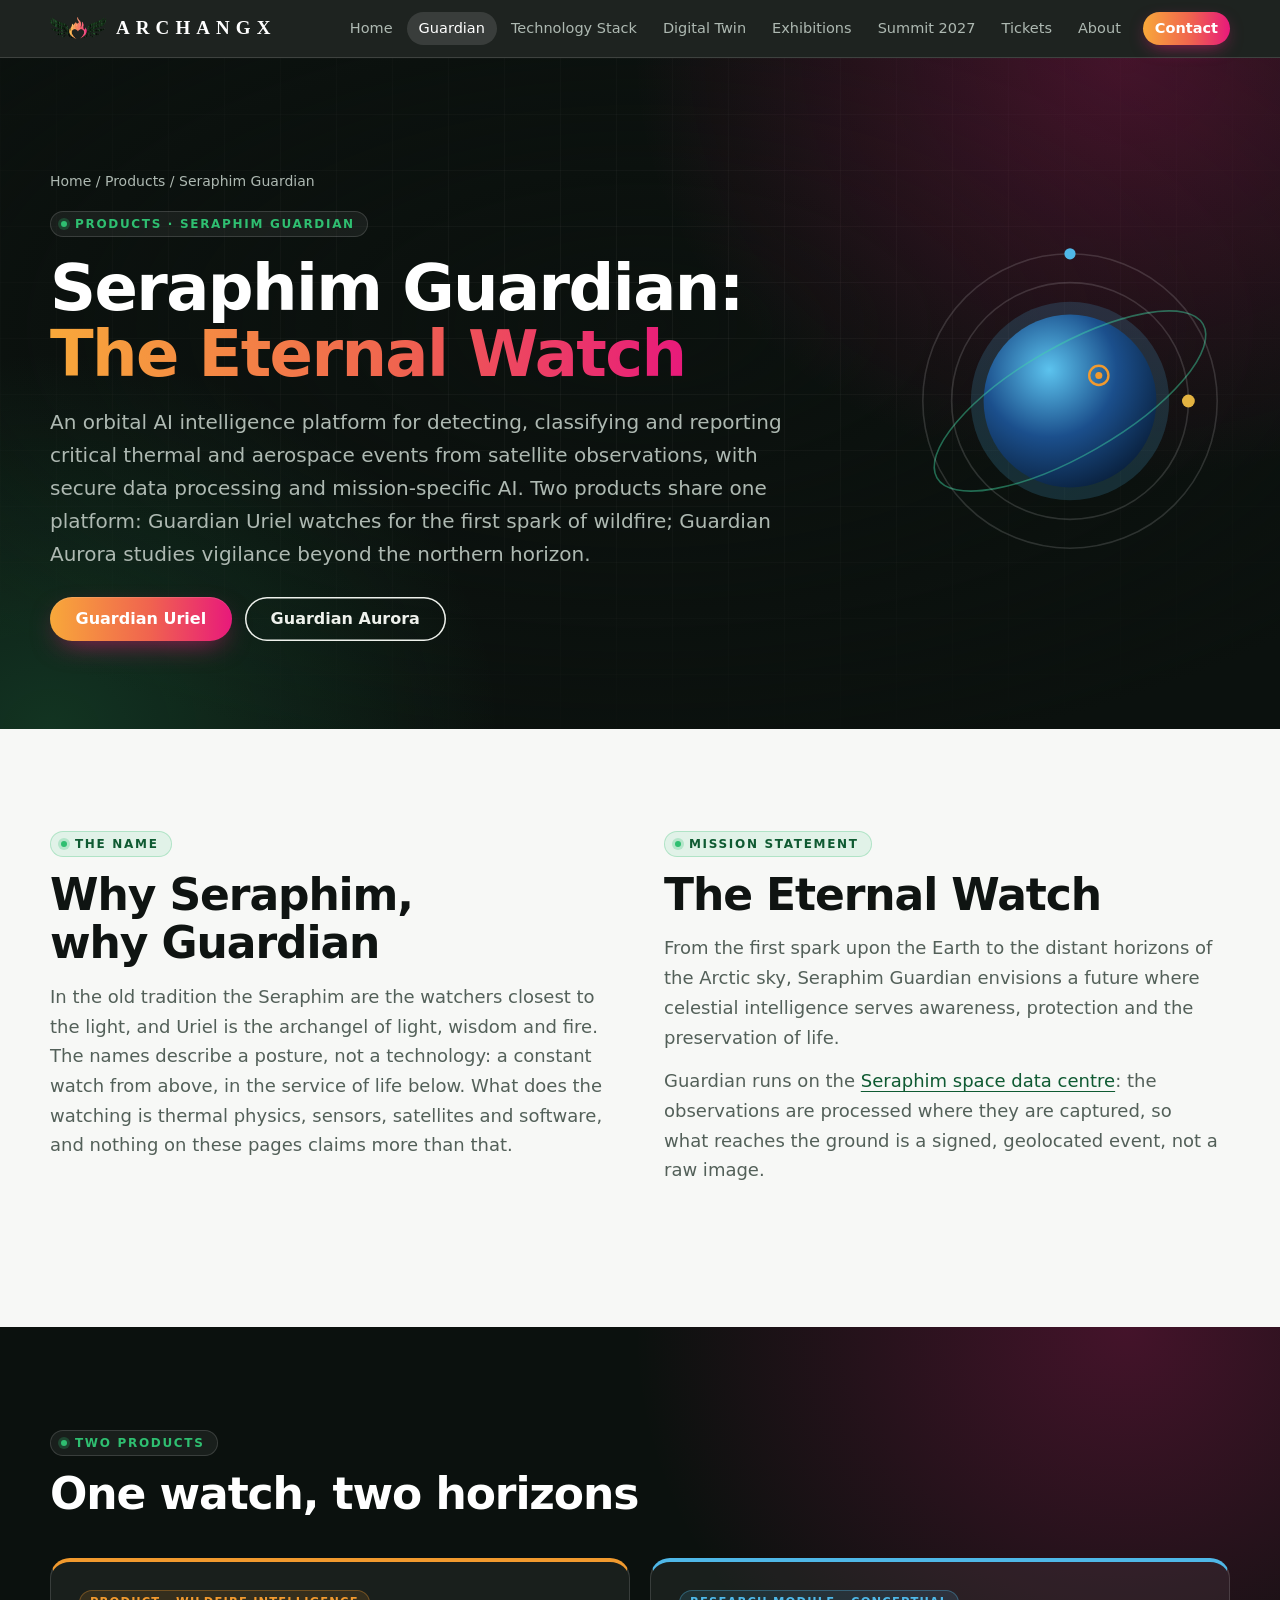
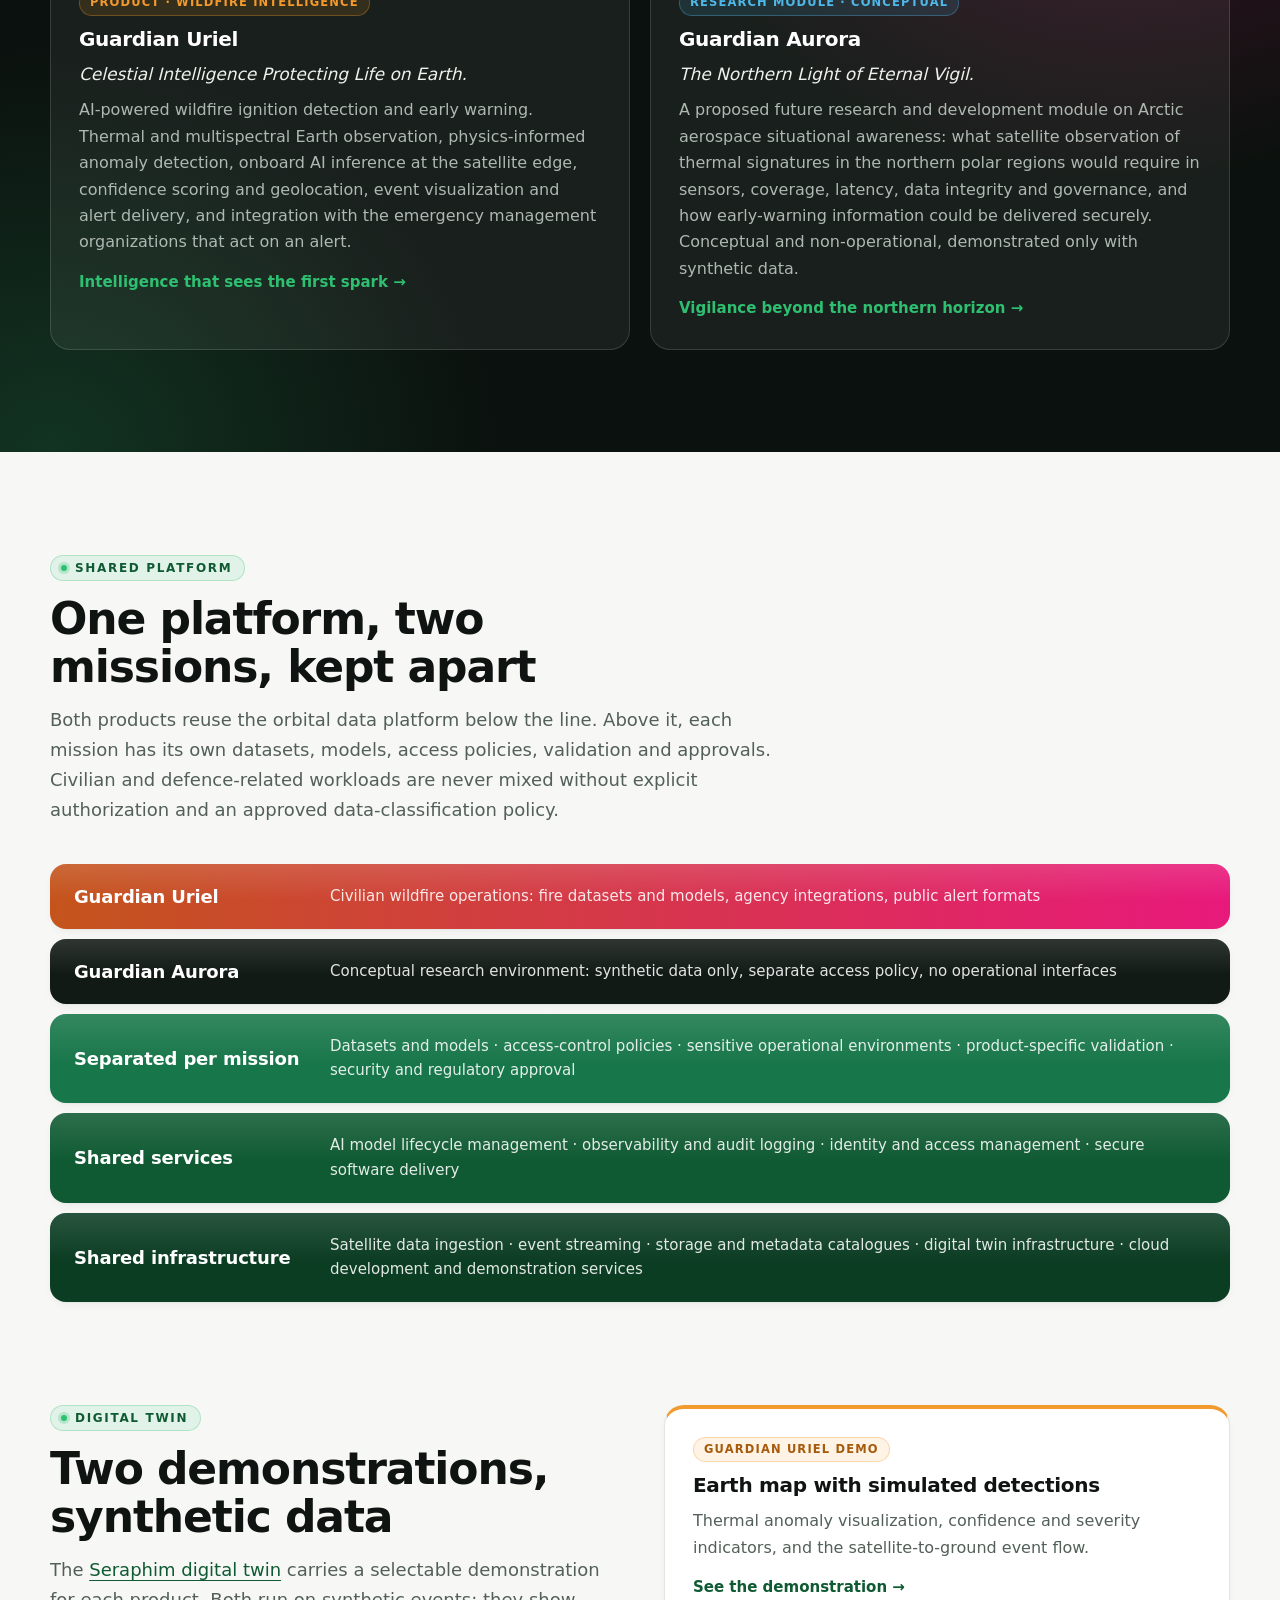
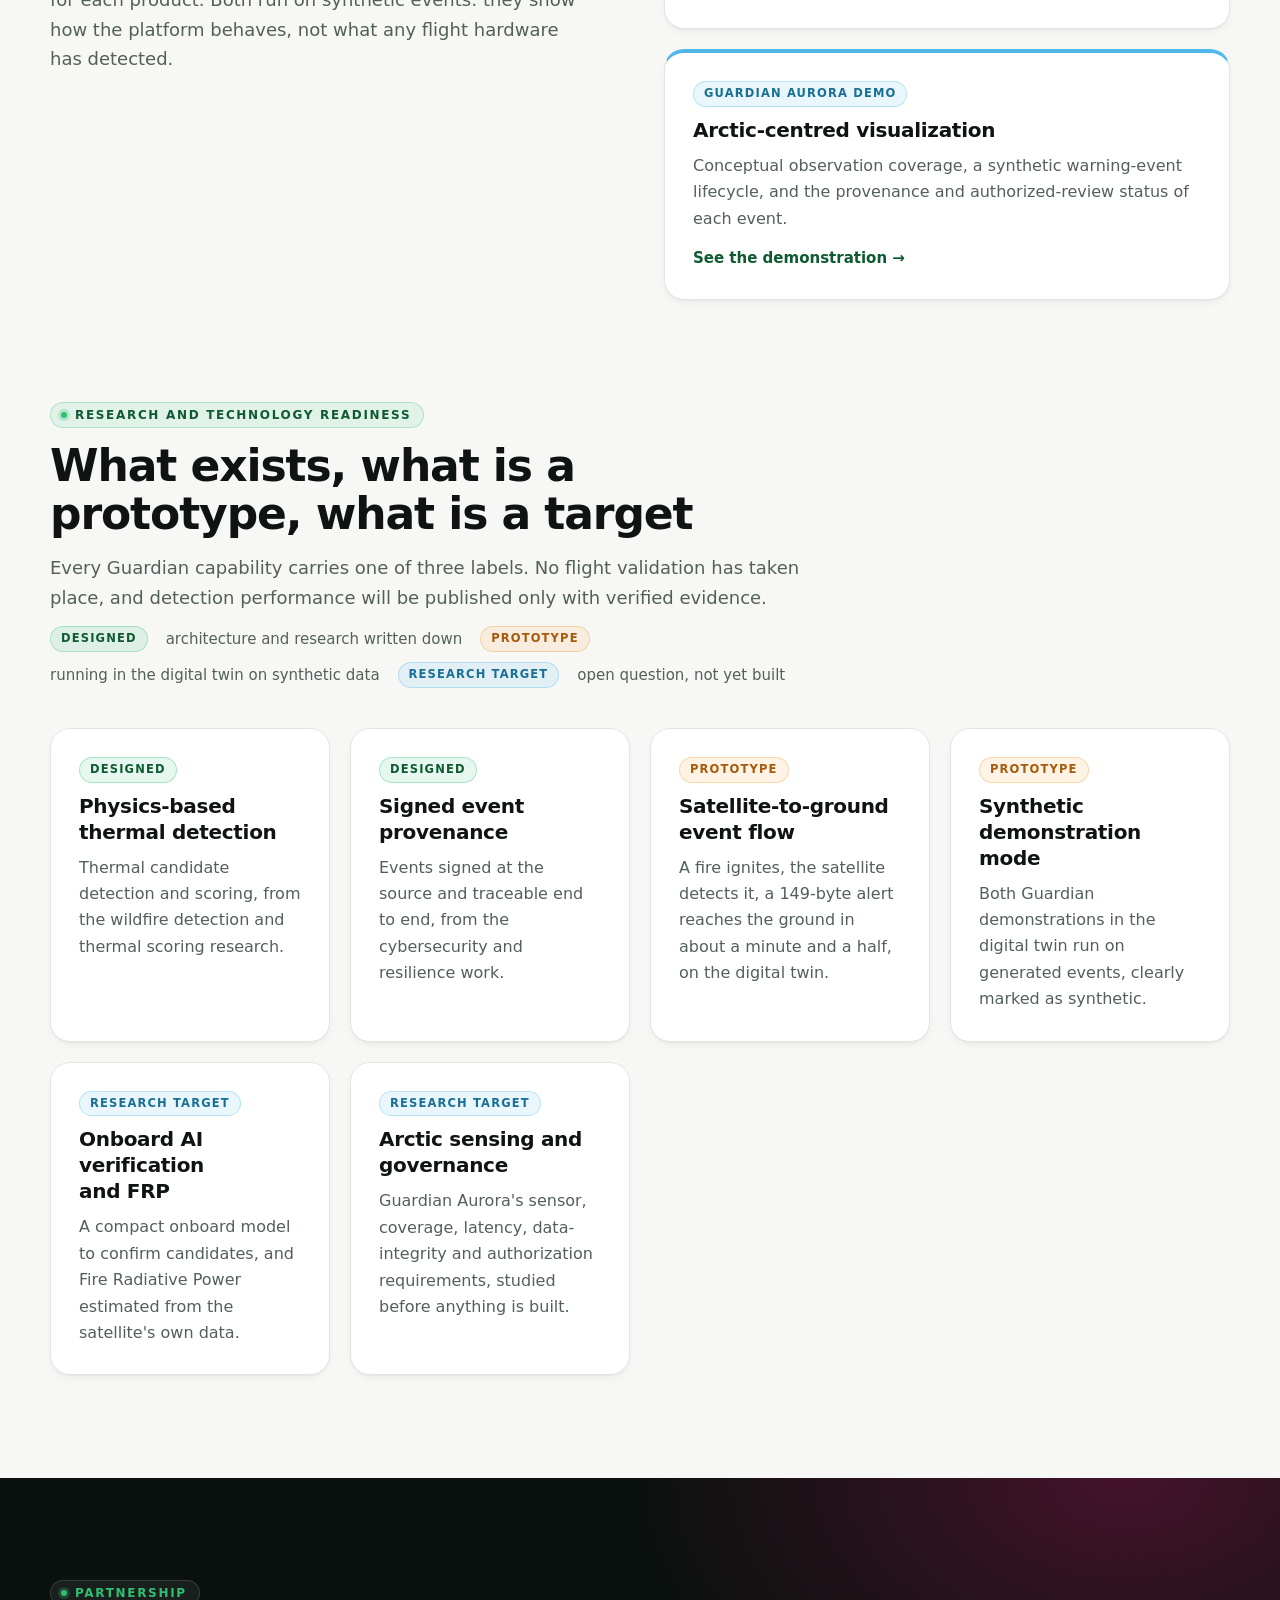
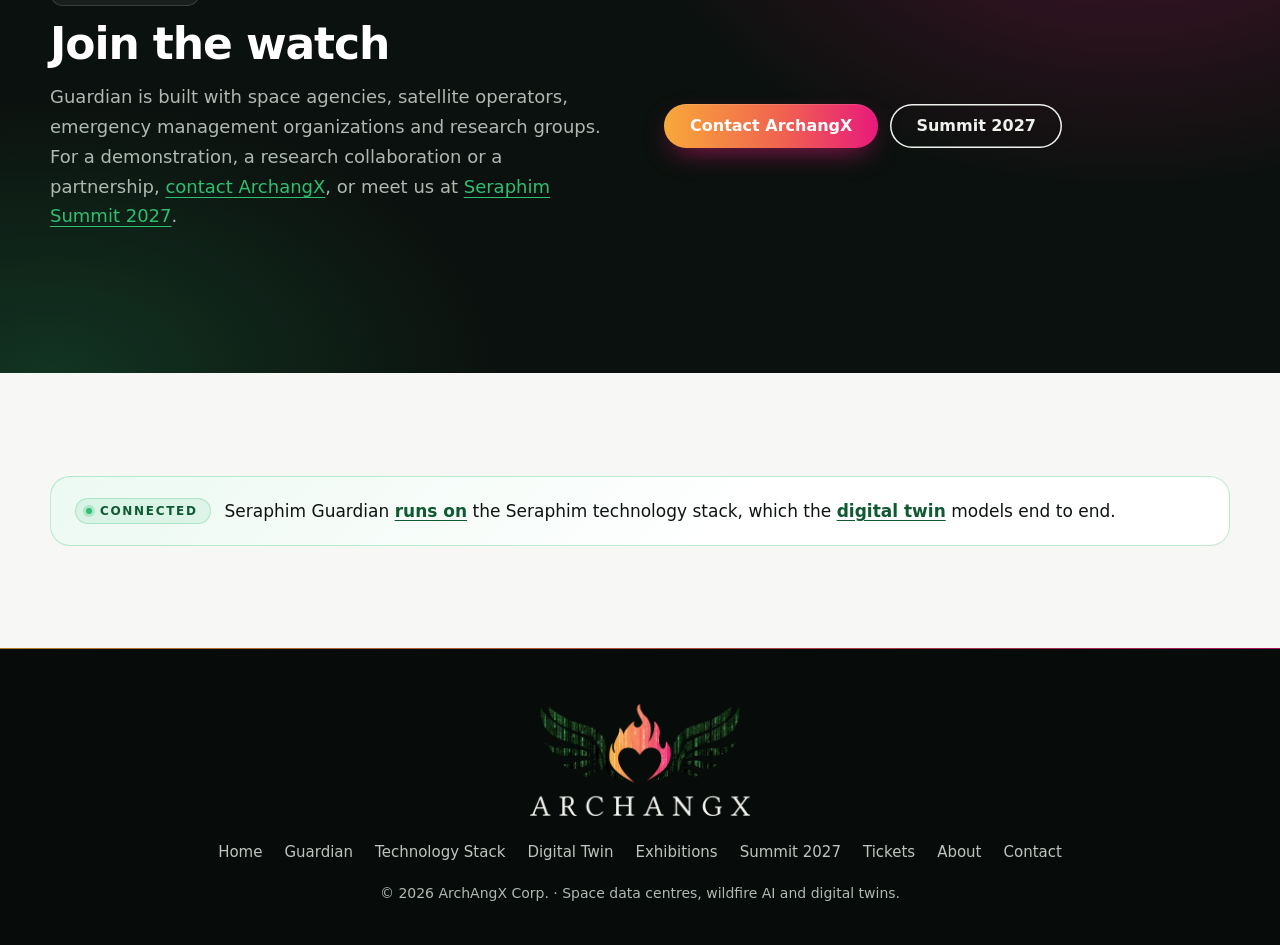
<file: site/guardian.html>
<!doctype html>
<html lang="en">
<head>
<meta charset="utf-8">
<meta name="viewport" content="width=device-width, initial-scale=1">
<title>Seraphim Guardian — ArchangX</title>
<meta name="description" content="Seraphim Guardian, The Eternal Watch: an orbital AI platform for detecting, classifying and reporting critical thermal events from satellite observations. Guardian Uriel for wildfire intelligence; Guardian Aurora, a conceptual Arctic early-warning research module.">
<link rel="icon" href="assets/favicon.ico" sizes="any">
<link rel="apple-touch-icon" href="assets/apple-touch-icon.png">
<meta property="og:title" content="Seraphim Guardian — The Eternal Watch">
<meta property="og:description" content="An orbital AI platform for detecting and reporting critical thermal events. Guardian Uriel sees the first spark of wildfire; Guardian Aurora studies vigilance beyond the northern horizon.">
<meta property="og:image" content="https://www.archangx.com/assets/logo.png">
<link rel="canonical" href="https://www.archangx.com/guardian.html">
<link rel="stylesheet" href="assets/style.css">
</head>
<body>
<header class="site">
  <div class="wrap bar">
    <a class="brand" href="index.html" aria-label="ArchangX home"><img src="assets/emblem-96.png" alt="" width="64" height="25">ARCHANGX</a>
    <nav class="main" aria-label="Pages"><a href="index.html">Home</a><a href="guardian.html" aria-current="page">Guardian</a><a href="technology-stack.html">Technology Stack</a><a href="digital-twin.html">Digital Twin</a><a href="exhibitions.html">Exhibitions</a><a href="summit-2027.html">Summit 2027</a><a href="summit-tickets.html">Tickets</a><a href="about.html">About</a><a href="contact.html">Contact</a></nav>
  </div>
</header>
<main>
<div class="wrap page-hero split">
  <div class="crumbs"><a href="index.html">Home</a> / Products / Seraphim Guardian</div>
  <span class="eyebrow">Products · Seraphim Guardian</span>
  <h1>Seraphim Guardian: <span class="flame-text">The Eternal Watch</span></h1>
  <p>An orbital AI intelligence platform for detecting, classifying and reporting critical thermal and aerospace events from satellite observations, with secure data processing and mission-specific AI. Two products share one platform: Guardian Uriel watches for the first spark of wildfire; Guardian Aurora studies vigilance beyond the northern horizon.</p>
  <div class="actions"><a class="btn" href="wildfire.html">Guardian Uriel</a><a class="btn ghost" href="guardian-aurora.html">Guardian Aurora</a></div>
  <div class="orbit" aria-hidden="true">
    <svg viewBox="0 0 200 200">
      <defs><radialGradient id="earth" cx="38%" cy="32%" r="78%"><stop offset="0" stop-color="#5cc3ee"/><stop offset=".5" stop-color="#1b4f8c"/><stop offset="1" stop-color="#071a33"/></radialGradient></defs>
      <circle class="glow" cx="100" cy="100" r="62"/>
      <circle cx="100" cy="100" r="54" fill="url(#earth)"/>
      <ellipse class="ring tilt" cx="100" cy="100" rx="96" ry="34" transform="rotate(-30 100 100)"/>
      <circle class="ring" cx="100" cy="100" r="74"/>
      <circle class="ring" cx="100" cy="100" r="92"/>
      <circle class="spark" cx="118" cy="84" r="2.2"/>
      <circle class="ping" cx="118" cy="84" r="6"/>
      <g class="o1"><circle class="sat" cx="174" cy="100" r="4"/></g>
      <g class="o2"><circle class="sat polar" cx="100" cy="8" r="3.5"/></g>
    </svg>
  </div>
</div>

<section class="block">
  <div class="wrap two">
    <div class="head"><span class="eyebrow">The name</span><h2>Why Seraphim, why Guardian</h2>
      <p>In the old tradition the Seraphim are the watchers closest to the light, and Uriel is the archangel of light, wisdom and fire. The names describe a posture, not a technology: a constant watch from above, in the service of life below. What does the watching is thermal physics, sensors, satellites and software, and nothing on these pages claims more than that.</p></div>
    <div class="head"><span class="eyebrow">Mission statement</span><h2>The Eternal Watch</h2>
      <p>From the first spark upon the Earth to the distant horizons of the Arctic sky, Seraphim Guardian envisions a future where celestial intelligence serves awareness, protection and the preservation of life.</p>
      <p>Guardian runs on the <a href="technology-stack.html">Seraphim space data centre</a>: the observations are processed where they are captured, so what reaches the ground is a signed, geolocated event, not a raw image.</p></div>
  </div>
</section>

<section class="block night">
  <div class="wrap">
    <div class="head"><span class="eyebrow">Two products</span><h2>One watch, two horizons</h2></div>
    <div class="cards wide">
      <a class="card product uriel" href="wildfire.html"><span class="tag">Product · Wildfire intelligence</span><h3>Guardian Uriel</h3><p class="motto">Celestial Intelligence Protecting Life on Earth.</p>
        <p>AI-powered wildfire ignition detection and early warning. Thermal and multispectral Earth observation, physics-informed anomaly detection, onboard AI inference at the satellite edge, confidence scoring and geolocation, event visualization and alert delivery, and integration with the emergency management organizations that act on an alert.</p>
        <span class="more">Intelligence that sees the first spark →</span></a>
      <a class="card product aurora" href="guardian-aurora.html"><span class="tag">Research module · Conceptual</span><h3>Guardian Aurora</h3><p class="motto">The Northern Light of Eternal Vigil.</p>
        <p>A proposed future research and development module on Arctic aerospace situational awareness: what satellite observation of thermal signatures in the northern polar regions would require in sensors, coverage, latency, data integrity and governance, and how early-warning information could be delivered securely. Conceptual and non-operational, demonstrated only with synthetic data.</p>
        <span class="more">Vigilance beyond the northern horizon →</span></a>
    </div>
  </div>
</section>

<section class="block">
  <div class="wrap">
    <div class="head"><span class="eyebrow">Shared platform</span><h2>One platform, two missions, kept apart</h2>
      <p>Both products reuse the orbital data platform below the line. Above it, each mission has its own datasets, models, access policies, validation and approvals. Civilian and defence-related workloads are never mixed without explicit authorization and an approved data-classification policy.</p></div>
    <div class="stack" aria-label="Shared platform and mission separation">
      <div class="layer l4"><b>Guardian Uriel</b><span>Civilian wildfire operations: fire datasets and models, agency integrations, public alert formats</span></div>
      <div class="layer l5"><b>Guardian Aurora</b><span>Conceptual research environment: synthetic data only, separate access policy, no operational interfaces</span></div>
      <div class="layer l3"><b>Separated per mission</b><span>Datasets and models · access-control policies · sensitive operational environments · product-specific validation · security and regulatory approval</span></div>
      <div class="layer l2"><b>Shared services</b><span>AI model lifecycle management · observability and audit logging · identity and access management · secure software delivery</span></div>
      <div class="layer l1"><b>Shared infrastructure</b><span>Satellite data ingestion · event streaming · storage and metadata catalogues · digital twin infrastructure · cloud development and demonstration services</span></div>
    </div>
  </div>
</section>

<section class="block">
  <div class="wrap two">
    <div class="head"><span class="eyebrow">Digital twin</span><h2>Two demonstrations, synthetic data</h2>
      <p>The <a href="digital-twin.html">Seraphim digital twin</a> carries a selectable demonstration for each product. Both run on synthetic events: they show how the platform behaves, not what any flight hardware has detected.</p></div>
    <div class="cards" style="grid-template-columns:1fr">
      <a class="card product uriel" href="digital-twin.html#guardian"><span class="tag">Guardian Uriel demo</span><h3>Earth map with simulated detections</h3><p>Thermal anomaly visualization, confidence and severity indicators, and the satellite-to-ground event flow.</p><span class="more">See the demonstration →</span></a>
      <a class="card product aurora" href="digital-twin.html#guardian"><span class="tag">Guardian Aurora demo</span><h3>Arctic-centred visualization</h3><p>Conceptual observation coverage, a synthetic warning-event lifecycle, and the provenance and authorized-review status of each event.</p><span class="more">See the demonstration →</span></a>
    </div>
  </div>
</section>

<section class="block" id="readiness">
  <div class="wrap">
    <div class="head"><span class="eyebrow">Research and technology readiness</span><h2>What exists, what is a prototype, what is a target</h2>
      <p>Every Guardian capability carries one of three labels. No flight validation has taken place, and detection performance will be published only with verified evidence.</p>
      <div class="legend"><span class="tag designed">Designed</span> architecture and research written down <span class="tag proto">Prototype</span> running in the digital twin on synthetic data <span class="tag research">Research target</span> open question, not yet built</div></div>
    <div class="cards">
      <div class="card"><span class="tag designed">Designed</span><h3>Physics-based thermal detection</h3><p>Thermal candidate detection and scoring, from the wildfire detection and thermal scoring research.</p></div>
      <div class="card"><span class="tag designed">Designed</span><h3>Signed event provenance</h3><p>Events signed at the source and traceable end to end, from the cybersecurity and resilience work.</p></div>
      <div class="card"><span class="tag proto">Prototype</span><h3>Satellite-to-ground event flow</h3><p>A fire ignites, the satellite detects it, a 149-byte alert reaches the ground in about a minute and a half, on the digital twin.</p></div>
      <div class="card"><span class="tag proto">Prototype</span><h3>Synthetic demonstration mode</h3><p>Both Guardian demonstrations in the digital twin run on generated events, clearly marked as synthetic.</p></div>
      <div class="card"><span class="tag research">Research target</span><h3>Onboard AI verification and FRP</h3><p>A compact onboard model to confirm candidates, and Fire Radiative Power estimated from the satellite's own data.</p></div>
      <div class="card"><span class="tag research">Research target</span><h3>Arctic sensing and governance</h3><p>Guardian Aurora's sensor, coverage, latency, data-integrity and authorization requirements, studied before anything is built.</p></div>
    </div>
  </div>
</section>

<section class="block night">
  <div class="wrap two">
    <div class="head"><span class="eyebrow">Partnership</span><h2>Join the watch</h2>
      <p>Guardian is built with space agencies, satellite operators, emergency management organizations and research groups. For a demonstration, a research collaboration or a partnership, <a href="contact.html">contact ArchangX</a>, or meet us at <a href="summit-2027.html">Seraphim Summit 2027</a>.</p></div>
    <div class="actions center"><a class="btn" href="contact.html">Contact ArchangX</a><a class="btn ghost" href="summit-2027.html">Summit 2027</a></div>
  </div>
</section>

<section class="block"><div class="wrap"><div class="connected"><span class="eyebrow">Connected</span>
  <span>Seraphim Guardian <a href="technology-stack.html">runs on</a> the Seraphim technology stack, which the <a href="digital-twin.html">digital twin</a> models end to end.</span></div></div></section>
</main>
<footer class="site">
  <div class="wrap">
    <img src="assets/logo-dark.png" alt="ArchangX" width="280" height="142">
    <nav aria-label="Footer"><a href="index.html">Home</a><a href="guardian.html">Guardian</a><a href="technology-stack.html">Technology Stack</a><a href="digital-twin.html">Digital Twin</a><a href="exhibitions.html">Exhibitions</a><a href="summit-2027.html">Summit 2027</a><a href="summit-tickets.html">Tickets</a><a href="about.html">About</a><a href="contact.html">Contact</a></nav>
    <p>© <span class="year">2026</span> ArchAngX Corp. · Space data centres, wildfire AI and digital twins.</p>
  </div>
</footer>
<script>document.querySelectorAll(".year").forEach(e => e.textContent = new Date().getFullYear());</script>
</body>
</html>
</file>
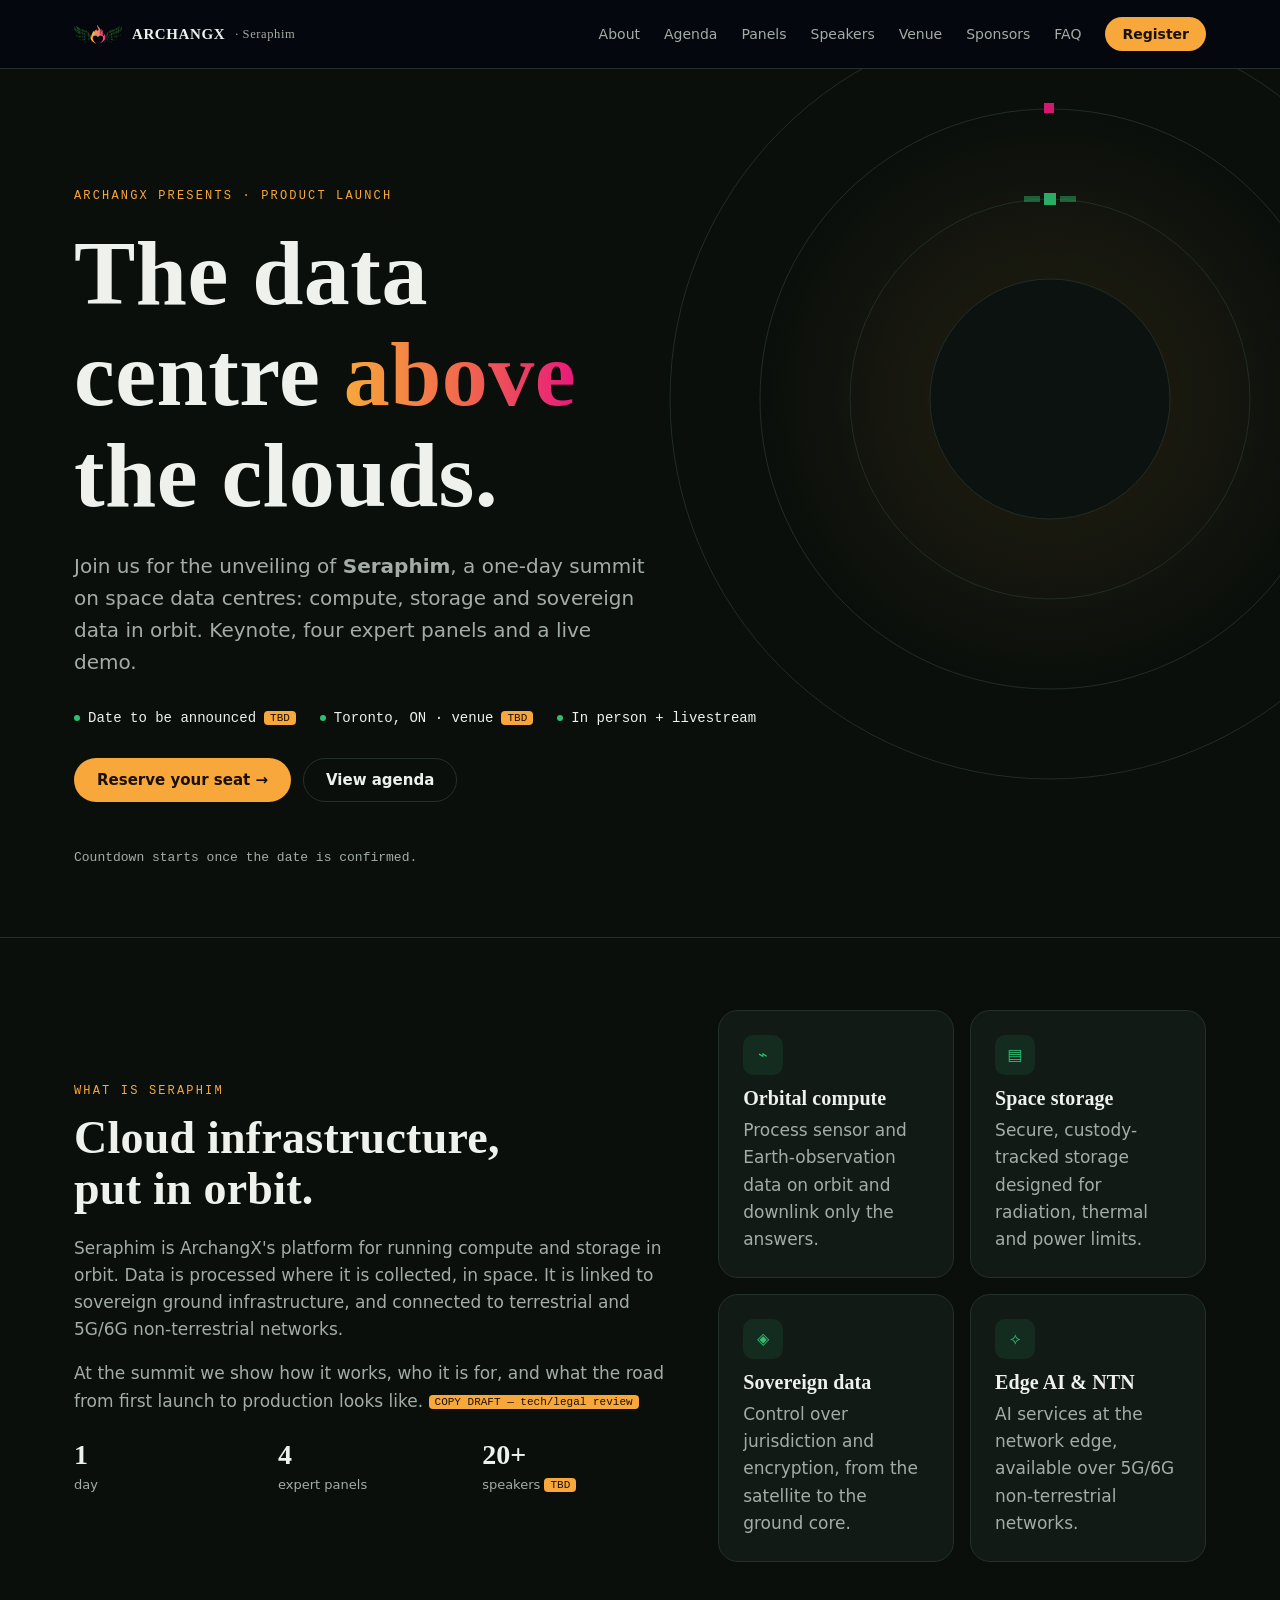
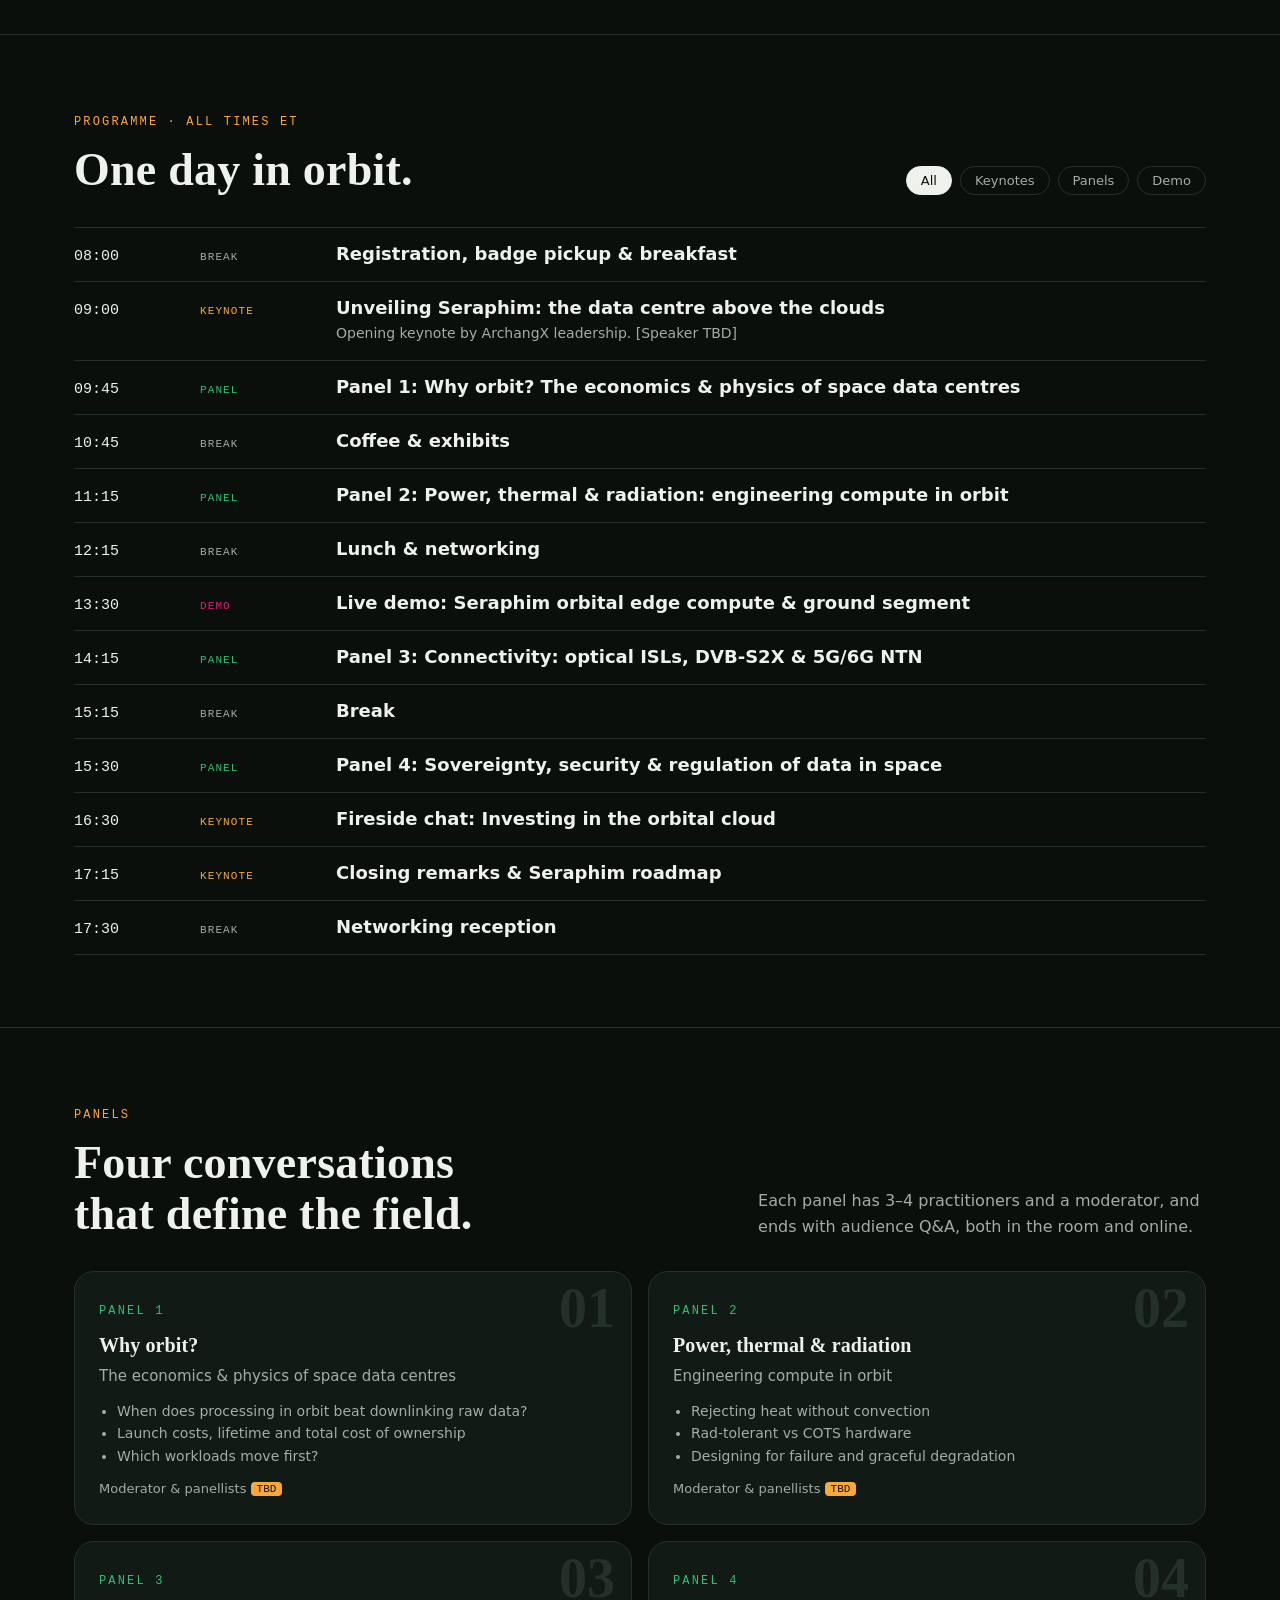
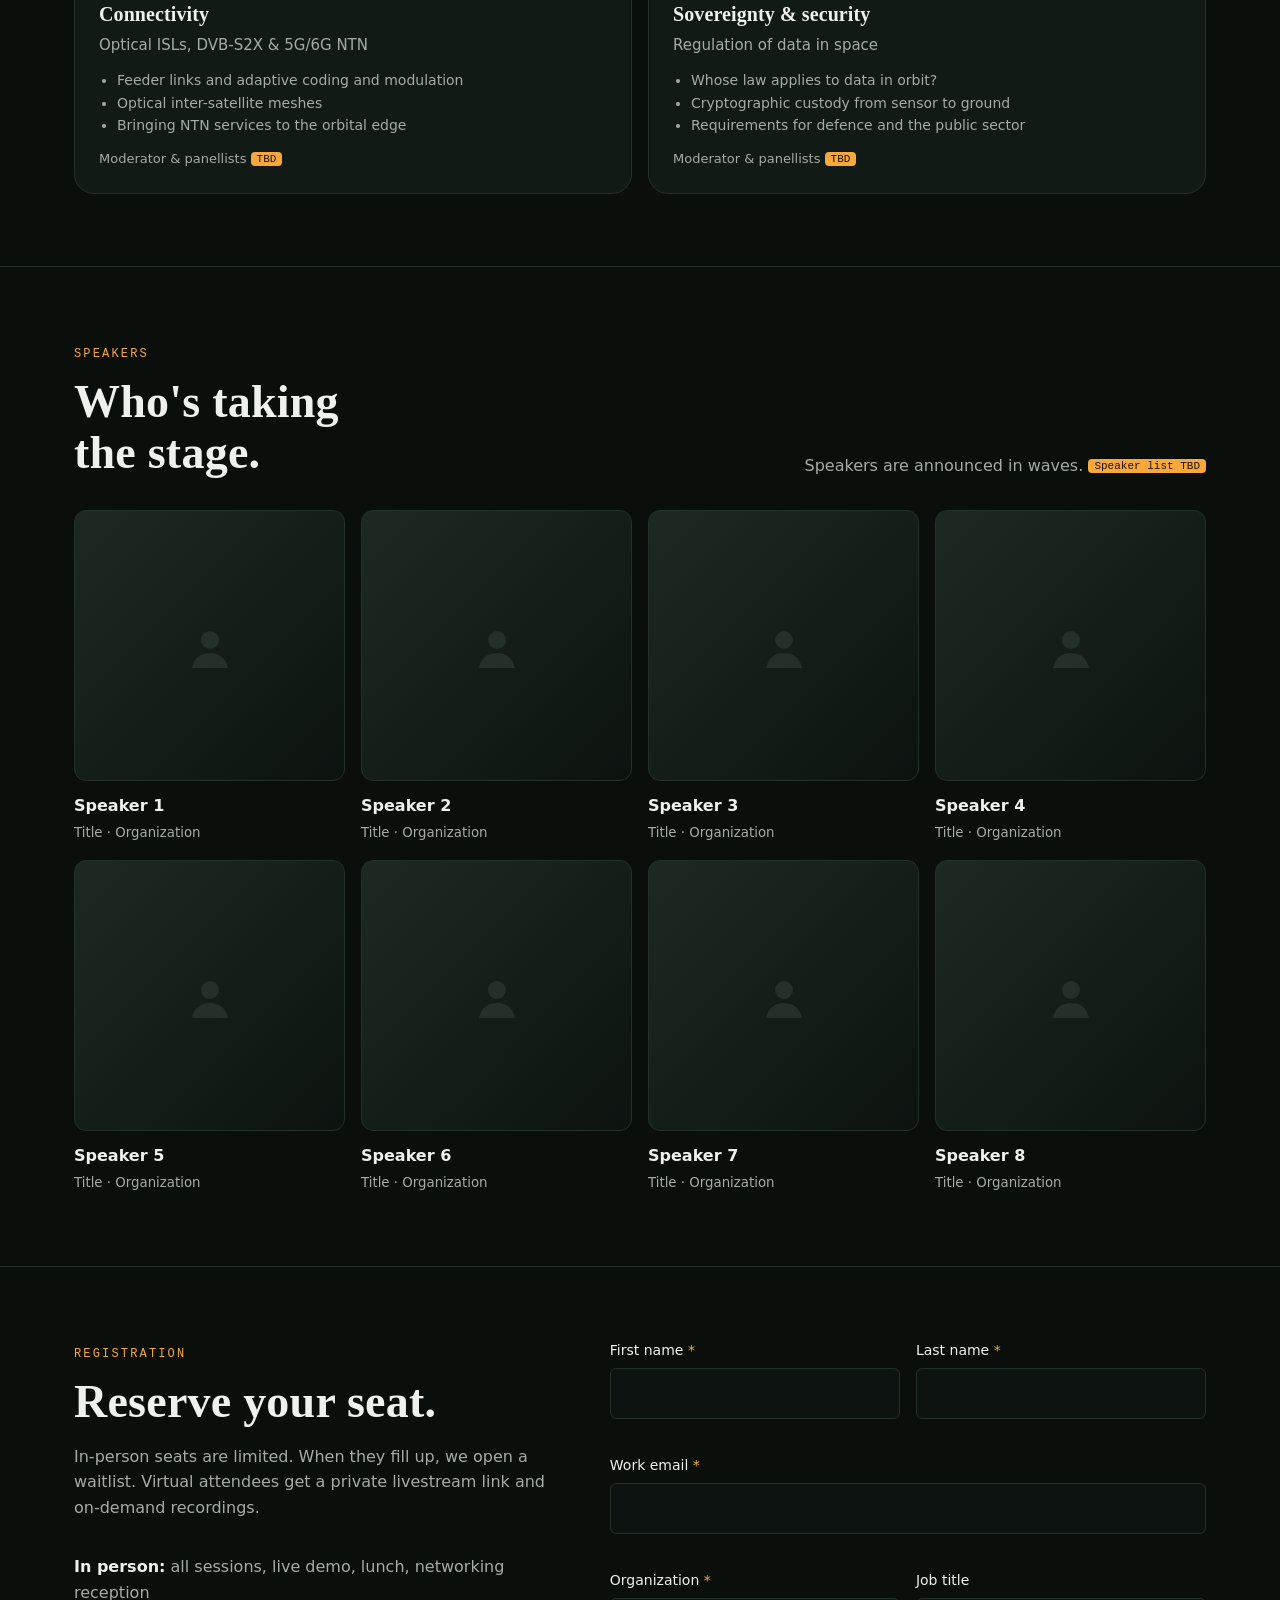
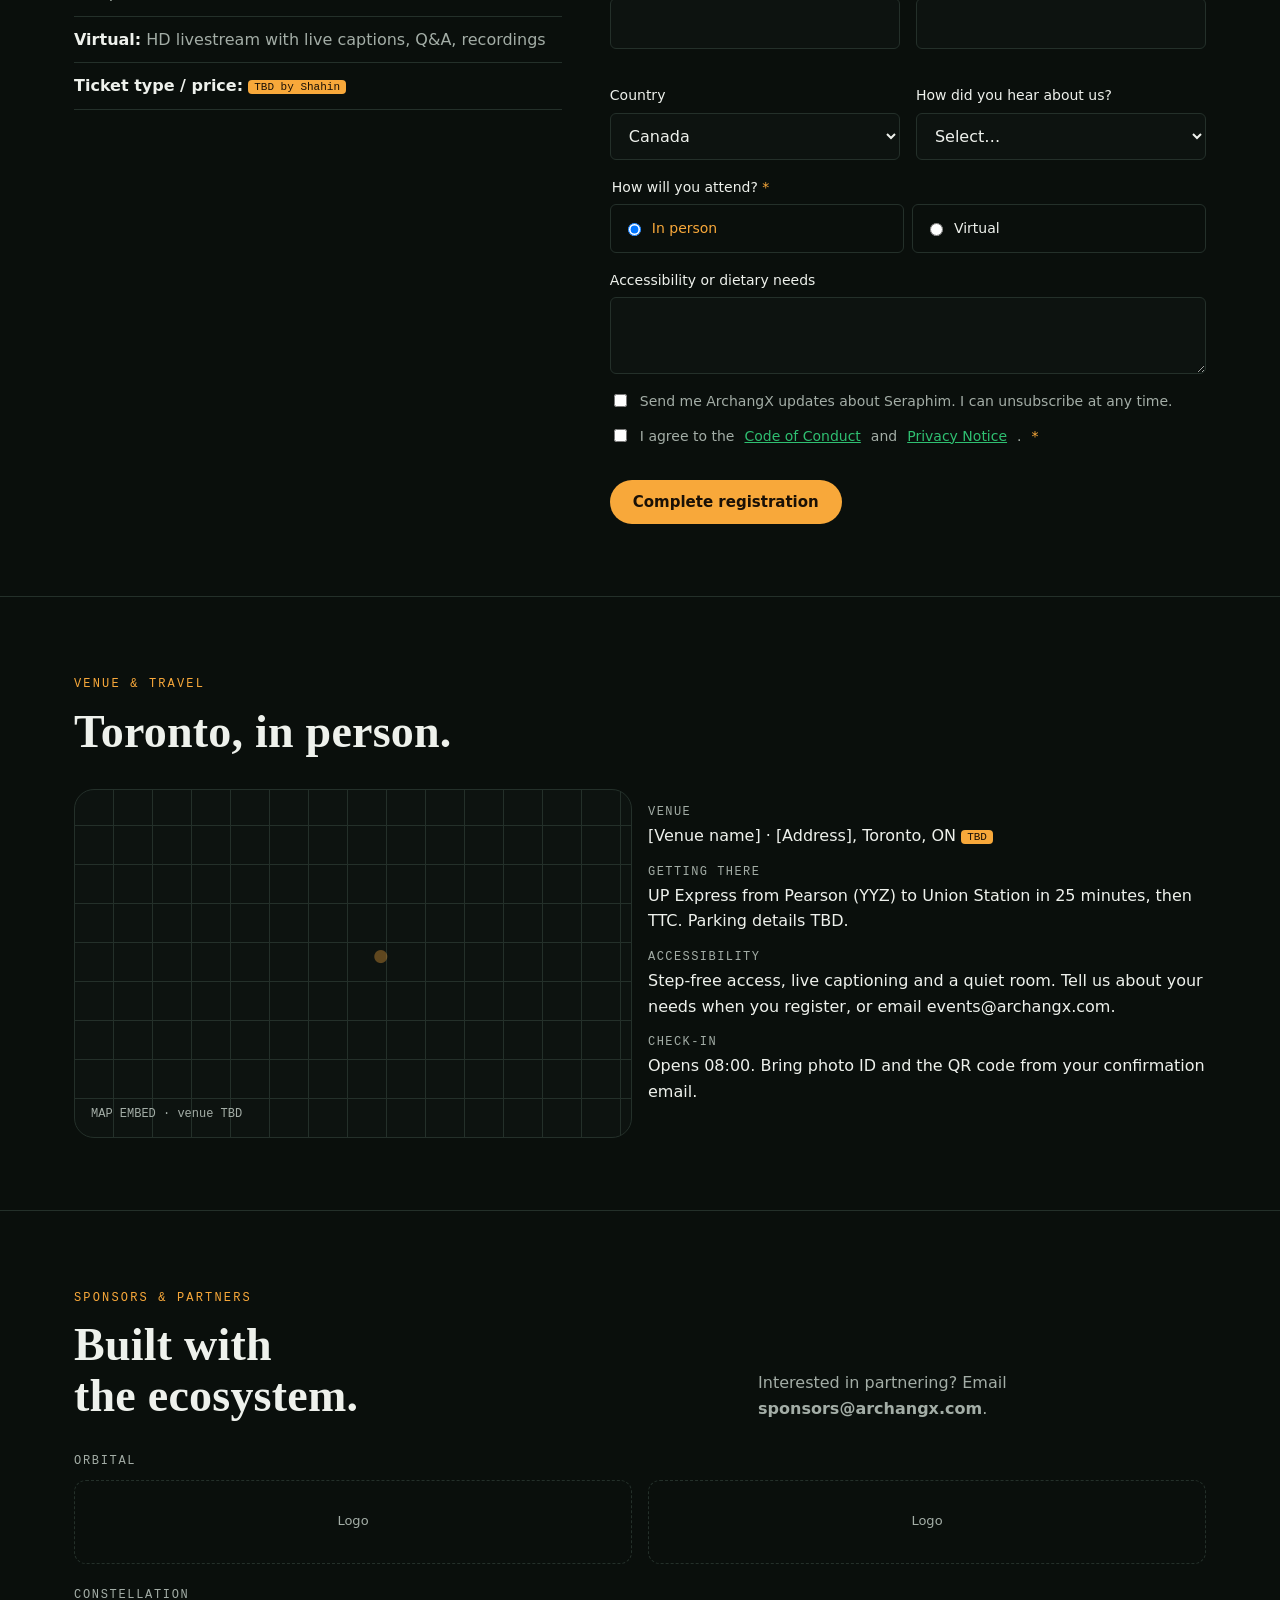
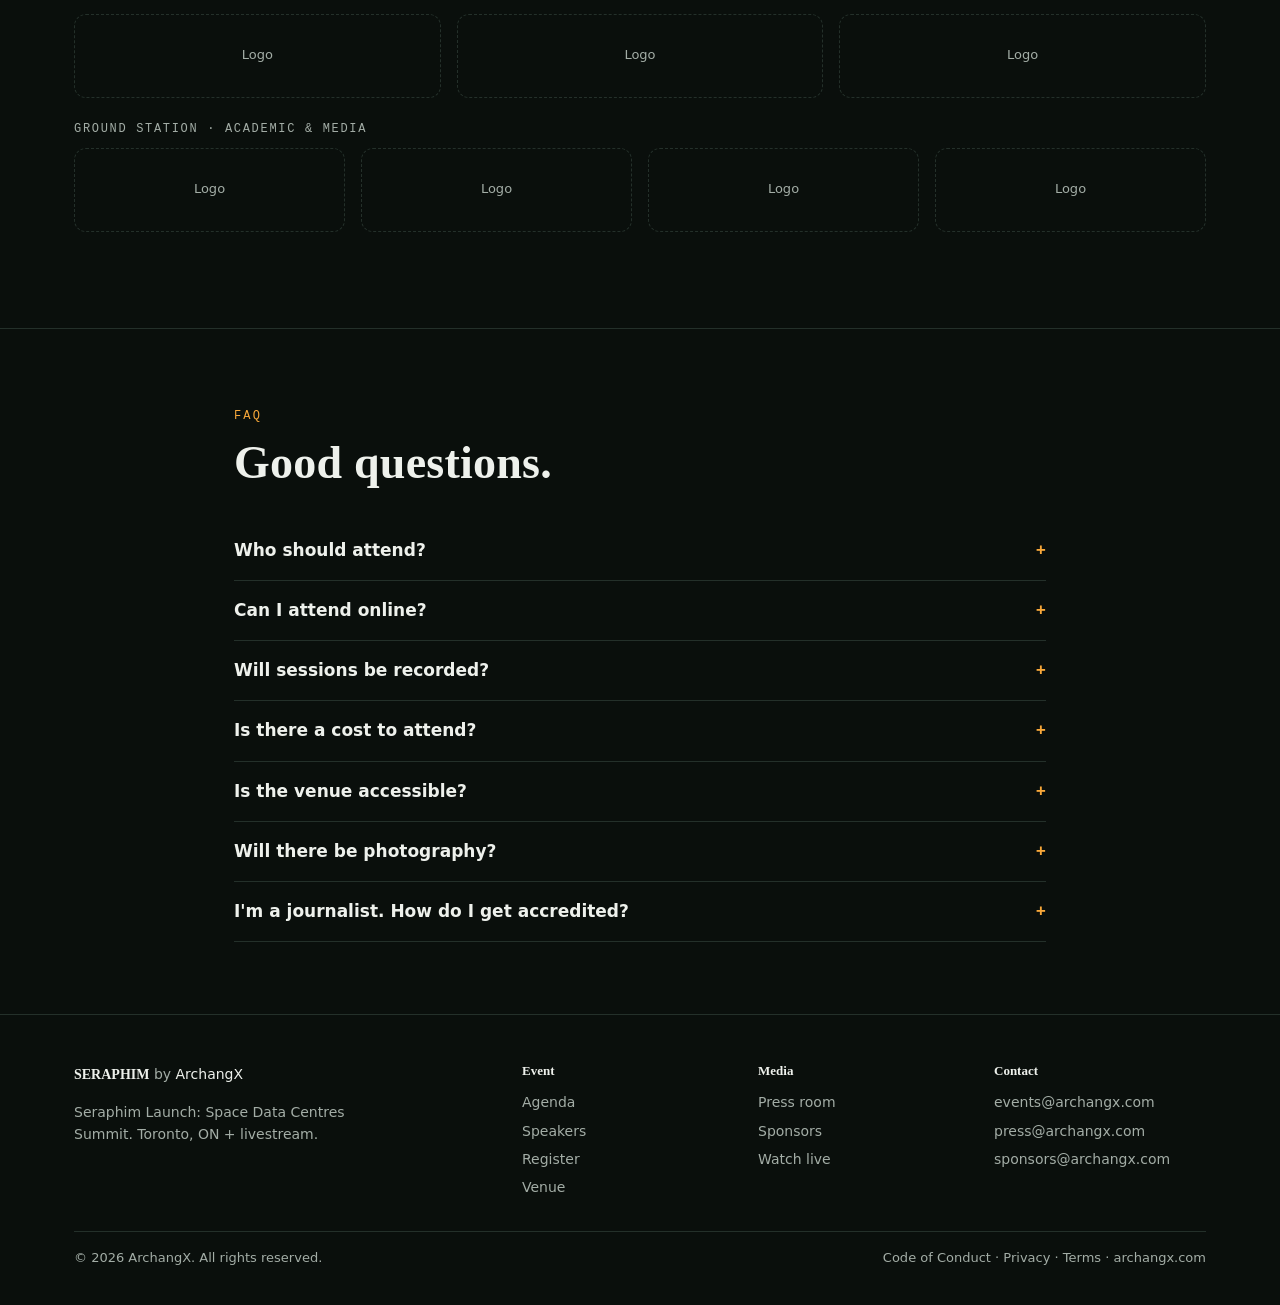
<file: site/seraphim.html>
<!DOCTYPE html>
<html lang="en">
<head>
<meta charset="utf-8">
<meta name="viewport" content="width=device-width, initial-scale=1">
<title>Seraphim Launch — Space Data Centres Summit | ArchangX</title>
<!--
  ArchangX · Seraphim Launch event website — STARTER TEMPLATE v0.1
  Target URL: https://www.archangx.com/seraphim  (file: site/seraphim.html, GitHub Pages)   (Jira epic SCRUM-1311, build story SCRUM-1318)
  Follows docs/DECISIONS.md: static, no third-party fonts/scripts/analytics/embeds (D1, D4).
  Everything marked [TBD] is a placeholder to be confirmed in SCRUM-1313 (event details).
  Design tokens live in :root — hand-off for SCRUM-1315 (brand) / SCRUM-1318 (frontend).
-->
<meta name="description" content="Seraphim by ArchangX: a one-day summit introducing space data centres — orbital compute, storage and sovereign data. Keynote, four expert panels, live demo. Toronto + livestream.">
<link rel="canonical" href="https://www.archangx.com/seraphim">
<meta property="og:type" content="website">
<meta property="og:title" content="Seraphim Launch — Space Data Centres Summit">
<meta property="og:description" content="One day. Four panels. The data centre above the clouds. Toronto + livestream.">
<meta property="og:url" content="https://www.archangx.com/seraphim">
<meta property="og:image" content="https://www.archangx.com/assets/logo-dark.png">
<meta name="twitter:card" content="summary_large_image">
<link rel="icon" href="assets/favicon.ico" sizes="any">
<link rel="apple-touch-icon" href="assets/apple-touch-icon.png">
<script type="application/ld+json">
{
  "@context": "https://schema.org",
  "@type": "Event",
  "name": "Seraphim Launch — Space Data Centres Summit",
  "description": "A one-day summit introducing Seraphim, ArchangX's space data centre platform, with keynote, expert panels and a live demo.",
  "startDate": "[TBD]T09:00:00-05:00",
  "endDate": "[TBD]T19:30:00-05:00",
  "eventAttendanceMode": "https://schema.org/MixedEventAttendanceMode",
  "eventStatus": "https://schema.org/EventScheduled",
  "location": [
    {"@type": "Place", "name": "[TBD venue]", "address": {"@type": "PostalAddress", "addressLocality": "Toronto", "addressRegion": "ON", "addressCountry": "CA"}},
    {"@type": "VirtualLocation", "url": "https://www.archangx.com/seraphim#watch"}
  ],
  "organizer": {"@type": "Organization", "name": "ArchangX", "url": "https://www.archangx.com"}
}
</script>
<style>
:root{
  /* ---- Design tokens (starter — refine in SCRUM-1315) ---- */
  --c-void:#0a0f0c;        /* page background: deep space */
  --c-night:#0d1310;       /* raised surface */
  --c-panel:#121a16;       /* cards */
  --c-line:#24302a;        /* hairlines */
  --c-text:#eef1ec;        /* body text */
  --c-muted:#a3ada6;       /* secondary text (AA on --c-void) */
  --c-halo:#f8a83a;        /* ArchangX flame orange — accent / CTA */
  --c-halo-ink:#1a1006;    /* text on gold */
  --c-ion:#2fbf71;         /* ArchangX wing green — links, data */
  --c-plasma:#e8197b;      /* ArchangX flame magenta */
  --flame:linear-gradient(90deg,#f8a83a,#f0634f 55%,#e8197b);
  --f-display:"Iowan Old Style","Palatino Linotype",Palatino,Georgia,"Times New Roman",serif;
  --f-body:system-ui,-apple-system,"Segoe UI",Roboto,sans-serif;
  --f-mono:ui-monospace,"SF Mono",Menlo,Consolas,monospace;
  --r-sm:6px; --r-md:12px; --r-lg:20px;
  --s-1:4px; --s-2:8px; --s-3:12px; --s-4:16px; --s-5:24px; --s-6:32px; --s-7:48px; --s-8:72px; --s-9:112px;
  --max:1180px;
}
*{box-sizing:border-box}
html{scroll-behavior:smooth;scroll-padding-top:80px}
@media (prefers-reduced-motion:reduce){html{scroll-behavior:auto}*{animation:none!important;transition:none!important}}
body{margin:0;background:var(--c-void);color:var(--c-text);font:16px/1.6 var(--f-body);-webkit-font-smoothing:antialiased}
a{color:var(--c-ion)}
a:focus-visible,button:focus-visible,input:focus-visible,select:focus-visible,summary:focus-visible{outline:2px solid var(--c-halo);outline-offset:3px;border-radius:4px}
h1,h2,h3{font-family:var(--f-display);font-weight:600;line-height:1.1;letter-spacing:.005em;margin:0;text-wrap:balance}
.wrap{max-width:var(--max);margin:0 auto;padding:0 var(--s-5)}
.eyebrow{font:500 12px/1 var(--f-mono);letter-spacing:.18em;text-transform:uppercase;color:var(--c-halo)}
.tbd{font:500 11px var(--f-mono);color:var(--c-halo-ink);background:var(--c-halo);padding:1px 6px;border-radius:4px;vertical-align:middle}
.skip{position:absolute;left:-999px;top:8px;background:var(--c-halo);color:var(--c-halo-ink);padding:8px 12px;border-radius:6px;z-index:100}
.skip:focus{left:8px}

/* ---- Header / nav ---- */
header.site{position:sticky;top:0;z-index:50;background:rgba(5,7,15,.82);backdrop-filter:blur(10px);border-bottom:1px solid var(--c-line)}
header.site .wrap{display:flex;align-items:center;gap:var(--s-5);height:68px}
.brand{display:flex;align-items:center;gap:10px;color:var(--c-text);text-decoration:none;font:600 15px var(--f-display);letter-spacing:.04em}
.brand small{color:var(--c-muted);font-weight:400}
.brand img{width:48px;height:auto}
nav.primary{margin-left:auto}
nav.primary ul{display:flex;gap:var(--s-5);list-style:none;margin:0;padding:0}
nav.primary a{color:var(--c-muted);text-decoration:none;font-size:14px}
nav.primary a:hover{color:var(--c-text)}
.menu-btn{display:none;margin-left:auto;background:none;border:1px solid var(--c-line);color:var(--c-text);border-radius:var(--r-sm);padding:8px 12px;font:inherit}
.btn{display:inline-flex;align-items:center;gap:8px;border-radius:999px;padding:12px 22px;font:600 15px var(--f-body);text-decoration:none;border:1px solid transparent;cursor:pointer}
.btn-primary{background:var(--c-halo);color:var(--c-halo-ink)}
.btn-primary:hover{filter:brightness(1.08)}
.btn-ghost{border-color:var(--c-line);color:var(--c-text);background:transparent}
.btn-ghost:hover{border-color:var(--c-muted)}
.btn-sm{padding:8px 16px;font-size:14px}
@media (max-width:900px){
  nav.primary{display:none;position:absolute;top:68px;left:0;right:0;background:var(--c-night);border-bottom:1px solid var(--c-line)}
  nav.primary.open{display:block}
  nav.primary ul{flex-direction:column;padding:var(--s-4) var(--s-5);gap:var(--s-3)}
  .menu-btn{display:block}
  header.site .btn-sm{display:none}
}

/* ---- Hero ---- */
.hero{position:relative;overflow:hidden;padding:var(--s-9) 0 var(--s-8)}
.hero svg.orbit{position:absolute;right:-180px;top:-80px;width:820px;max-width:none;opacity:.9;pointer-events:none;z-index:0}
.hero .wrap{position:relative;z-index:1}
@media (max-width:760px){.hero svg.orbit{right:-460px;top:-160px;opacity:.45}}
.hero h1{font-size:clamp(44px,7.5vw,92px);font-weight:700;max-width:12ch;margin:var(--s-4) 0 var(--s-5)}
.hero h1 em{font-style:normal;background:var(--flame);-webkit-background-clip:text;background-clip:text;color:transparent}
.hero p.lede{font-size:clamp(17px,2vw,20px);color:var(--c-muted);max-width:46ch;margin:0 0 var(--s-6)}
.meta{display:flex;flex-wrap:wrap;gap:var(--s-5);font:500 14px var(--f-mono);color:var(--c-text);margin-bottom:var(--s-6)}
.meta span{display:flex;align-items:center;gap:8px}
.meta i{width:6px;height:6px;border-radius:50%;background:var(--c-ion);display:inline-block}
.cta-row{display:flex;flex-wrap:wrap;gap:var(--s-3)}
.countdown{display:flex;gap:var(--s-4);margin-top:var(--s-7)}
.countdown div{background:var(--c-night);border:1px solid var(--c-line);border-radius:var(--r-md);padding:var(--s-3) var(--s-4);min-width:84px;text-align:center}
.countdown b{display:block;font:600 30px var(--f-display)}
.countdown small{font:500 11px var(--f-mono);color:var(--c-muted);letter-spacing:.12em;text-transform:uppercase}
.countdown-tba{margin-top:var(--s-7);font:500 13px var(--f-mono);color:var(--c-muted)}
@keyframes drift{to{transform:rotate(360deg)}}
.sat{transform-origin:410px 410px;animation:drift 60s linear infinite}
.sat.b{animation-duration:95s;animation-direction:reverse}

/* ---- Sections ---- */
section{padding:var(--s-8) 0;border-top:1px solid var(--c-line)}
.sec-head{display:flex;flex-wrap:wrap;align-items:end;justify-content:space-between;gap:var(--s-4);margin-bottom:var(--s-6)}
.sec-head h2{font-size:clamp(30px,4vw,46px);margin-top:var(--s-3);max-width:20ch}
.sec-head p{color:var(--c-muted);max-width:44ch;margin:0}
.grid{display:grid;gap:var(--s-4)}
.g4{grid-template-columns:repeat(4,1fr)} .g3{grid-template-columns:repeat(3,1fr)} .g2{grid-template-columns:repeat(2,1fr)}
@media (max-width:900px){.g4,.g3{grid-template-columns:repeat(2,1fr)}}
@media (max-width:600px){.g4,.g3,.g2{grid-template-columns:1fr}}
.card{background:var(--c-panel);border:1px solid var(--c-line);border-radius:var(--r-lg);padding:var(--s-5)}
.card h3{font-size:20px;margin:var(--s-3) 0 var(--s-2)}
.card p{color:var(--c-muted);margin:0;font-size:15px}
.icon{width:40px;height:40px;border-radius:10px;display:grid;place-items:center;background:rgba(47,191,113,.1);color:var(--c-ion)}

/* ---- Seraphim intro ---- */
.intro{display:grid;grid-template-columns:1.1fr .9fr;gap:var(--s-7);align-items:center}
@media (max-width:900px){.intro{grid-template-columns:1fr}}
.intro p{color:var(--c-muted);font-size:17px}
.stat-row{display:grid;grid-template-columns:repeat(3,1fr);gap:var(--s-4);margin-top:var(--s-5)}
.stat b{display:block;font:600 28px var(--f-display);color:var(--c-text)}
.stat small{color:var(--c-muted);font-size:13px}

/* ---- Agenda ---- */
.filters{display:flex;flex-wrap:wrap;gap:var(--s-2)}
.chip{border:1px solid var(--c-line);background:transparent;color:var(--c-muted);border-radius:999px;padding:6px 14px;font:500 13px var(--f-body);cursor:pointer}
.chip[aria-pressed="true"]{background:var(--c-text);color:var(--c-void);border-color:var(--c-text)}
.agenda{list-style:none;margin:0;padding:0;border-top:1px solid var(--c-line)}
.agenda li{display:grid;grid-template-columns:110px 120px 1fr;gap:var(--s-4);padding:var(--s-4) 0;border-bottom:1px solid var(--c-line);align-items:baseline}
.agenda time{font:500 15px var(--f-mono);color:var(--c-text)}
.tag{font:500 11px var(--f-mono);letter-spacing:.1em;text-transform:uppercase;color:var(--c-muted)}
.tag.keynote{color:var(--c-halo)} .tag.panel{color:var(--c-ion)} .tag.demo{color:var(--c-plasma)}
.agenda h3{font-size:18px;font-family:var(--f-body);font-weight:600;letter-spacing:0}
.agenda p{margin:4px 0 0;color:var(--c-muted);font-size:14px}
@media (max-width:640px){.agenda li{grid-template-columns:80px 1fr}.agenda .tag{grid-column:2}.agenda .body{grid-column:1/-1}}

/* ---- Panels ---- */
.panel-card{position:relative;overflow:hidden}
.panel-card .num{font:600 56px var(--f-display);color:var(--c-line);position:absolute;right:16px;top:4px}
.panel-card ul{margin:var(--s-3) 0 0;padding-left:18px;color:var(--c-muted);font-size:14px}

/* ---- Speakers ---- */
.speaker{text-align:left}
.avatar{aspect-ratio:1;border-radius:var(--r-md);background:linear-gradient(135deg,#1c2a22,#0d1310);display:grid;place-items:center;color:var(--c-line);margin-bottom:var(--s-3);border:1px solid var(--c-line)}
.speaker b{display:block;font-weight:600}
.speaker small{color:var(--c-muted)}

/* ---- Register ---- */
.reg{display:grid;grid-template-columns:.9fr 1.1fr;gap:var(--s-7)}
@media (max-width:900px){.reg{grid-template-columns:1fr}}
form .row{display:grid;grid-template-columns:1fr 1fr;gap:var(--s-4)}
@media (max-width:600px){form .row{grid-template-columns:1fr}}
.field{display:flex;flex-direction:column;gap:6px;margin-bottom:var(--s-4)}
label{font-size:14px;font-weight:500}
.req{color:var(--c-halo)}
input,select,textarea{background:var(--c-night);border:1px solid var(--c-line);border-radius:var(--r-sm);color:var(--c-text);padding:12px 14px;font:inherit}
input[aria-invalid="true"],select[aria-invalid="true"]{border-color:#ff8f73}
.err{display:block;color:#ff8f73;font-size:13px;min-height:1em}
.check{display:flex;gap:10px;align-items:flex-start;font-size:14px;color:var(--c-muted);margin-bottom:var(--s-3)}
.check input{margin-top:4px}
fieldset{border:0;padding:0;margin:0 0 var(--s-4)}
legend{font-size:14px;font-weight:500;margin-bottom:6px}
.seg{display:flex;gap:var(--s-2)}
.seg label{flex:1;border:1px solid var(--c-line);border-radius:var(--r-sm);padding:12px;cursor:pointer;display:flex;gap:8px;align-items:center;font-weight:400}
.seg input:checked + span{color:var(--c-halo)}
.success{display:none;background:var(--c-panel);border:1px solid var(--c-halo);border-radius:var(--r-lg);padding:var(--s-6)}
.success.show{display:block}
.perks{list-style:none;padding:0;margin:var(--s-5) 0 0}
.perks li{padding:10px 0;border-bottom:1px solid var(--c-line);color:var(--c-muted)}
.perks li b{color:var(--c-text)}

/* ---- Venue ---- */
.map{aspect-ratio:16/10;border-radius:var(--r-lg);border:1px solid var(--c-line);background:
  radial-gradient(circle at 55% 48%,rgba(248,168,58,.35) 0 6px,transparent 7px),
  repeating-linear-gradient(0deg,transparent 0 38px,var(--c-line) 38px 39px),
  repeating-linear-gradient(90deg,transparent 0 38px,var(--c-line) 38px 39px),var(--c-night);display:flex;align-items:flex-end;padding:var(--s-4);color:var(--c-muted);font:500 12px var(--f-mono)}
dl.facts{margin:0} dl.facts dt{font:500 12px var(--f-mono);color:var(--c-muted);text-transform:uppercase;letter-spacing:.12em;margin-top:var(--s-4)} dl.facts dd{margin:4px 0 0}

/* ---- Sponsors ---- */
.tier{margin-bottom:var(--s-5)}
.tier h3{font:500 12px var(--f-mono);letter-spacing:.14em;text-transform:uppercase;color:var(--c-muted);margin-bottom:var(--s-3)}
.logo-slot{height:84px;border:1px dashed var(--c-line);border-radius:var(--r-md);display:grid;place-items:center;color:var(--c-muted);font-size:13px}

/* ---- FAQ ---- */
details{border-bottom:1px solid var(--c-line);padding:var(--s-4) 0}
summary{cursor:pointer;font-weight:600;font-size:17px;list-style:none;display:flex;justify-content:space-between;gap:var(--s-4)}
summary::after{content:"+";color:var(--c-halo);font-family:var(--f-mono)}
details[open] summary::after{content:"–"}
details p{color:var(--c-muted);margin:var(--s-3) 0 0;max-width:70ch}

/* ---- Footer ---- */
footer.site{border-top:1px solid var(--c-line);padding:var(--s-7) 0;color:var(--c-muted);font-size:14px}
footer .cols{display:grid;grid-template-columns:2fr 1fr 1fr 1fr;gap:var(--s-5)}
@media (max-width:760px){footer .cols{grid-template-columns:1fr 1fr}}
footer h4{color:var(--c-text);font:600 13px var(--f-display);margin:0 0 var(--s-3)}
footer ul{list-style:none;padding:0;margin:0;display:grid;gap:6px}
footer a{color:var(--c-muted);text-decoration:none} footer a:hover{color:var(--c-text)}
.legal{margin-top:var(--s-6);padding-top:var(--s-4);border-top:1px solid var(--c-line);display:flex;justify-content:space-between;flex-wrap:wrap;gap:var(--s-3);font-size:13px}

</style>
</head>
<body>
<a class="skip" href="#main">Skip to content</a>

<header class="site">
  <div class="wrap">
    <a class="brand" href="index.html" aria-label="ArchangX home"><img src="assets/emblem-96.png" alt="" width="48" height="19">ARCHANGX <small>· Seraphim</small></a>
    <button class="menu-btn" aria-expanded="false" aria-controls="nav">Menu</button>
    <nav class="primary" id="nav" aria-label="Primary">
      <ul>
        <li><a href="#about">About</a></li>
        <li><a href="#agenda">Agenda</a></li>
        <li><a href="#panels">Panels</a></li>
        <li><a href="#speakers">Speakers</a></li>
        <li><a href="#venue">Venue</a></li>
        <li><a href="#sponsors">Sponsors</a></li>
        <li><a href="#faq">FAQ</a></li>
      </ul>
    </nav>
    <a class="btn btn-primary btn-sm" href="#register">Register</a>
  </div>
</header>

<main id="main">
<!-- ===== HERO (SCRUM-1320) ===== -->
<div class="hero" id="top">
  <svg class="orbit" viewBox="0 0 820 820" aria-hidden="true">
    <defs><radialGradient id="glow"><stop offset="0" stop-color="#f8a83a" stop-opacity=".55"/><stop offset=".35" stop-color="#f8a83a" stop-opacity=".08"/><stop offset="1" stop-color="#f8a83a" stop-opacity="0"/></radialGradient></defs>
    <circle cx="410" cy="410" r="300" fill="url(#glow)"/>
    <circle cx="410" cy="410" r="120" fill="#0d1310" stroke="#24302a"/>
    <g fill="none" stroke="#24302a"><circle cx="410" cy="410" r="200"/><circle cx="410" cy="410" r="290"/><circle cx="410" cy="410" r="380"/></g>
    <g class="sat"><rect x="404" y="204" width="12" height="12" fill="#2fbf71"/><rect x="384" y="207" width="16" height="6" fill="#2fbf71" opacity=".5"/><rect x="420" y="207" width="16" height="6" fill="#2fbf71" opacity=".5"/></g>
    <g class="sat b"><rect x="404" y="114" width="10" height="10" fill="#e8197b"/><circle cx="700" cy="410" r="4" fill="#f8a83a"/></g>
  </svg>
  <div class="wrap">
    <span class="eyebrow">ArchangX presents · Product launch</span>
    <h1>The data centre <em>above</em> the clouds.</h1>
    <p class="lede">Join us for the unveiling of <strong>Seraphim</strong>, a one-day summit on space data centres: compute, storage and sovereign data in orbit. Keynote, four expert panels and a live demo.</p>
    <div class="meta">
      <span><i></i><span id="date-label">Date to be announced</span> <span class="tbd">TBD</span></span>
      <span><i></i>Toronto, ON · venue <span class="tbd">TBD</span></span>
      <span><i></i>In person + livestream</span>
    </div>
    <div class="cta-row">
      <a class="btn btn-primary" href="#register">Reserve your seat →</a>
      <a class="btn btn-ghost" href="#agenda">View agenda</a>
    </div>
    <!-- Set data-start to an ISO datetime once confirmed, e.g. 2027-03-18T09:00:00-05:00 -->
    <div id="countdown" data-start="" aria-live="polite"></div>
  </div>
</div>

<!-- ===== ABOUT SERAPHIM (SCRUM-1320) ===== -->
<section id="about">
  <div class="wrap intro">
    <div>
      <span class="eyebrow">What is Seraphim</span>
      <h2 style="font-size:clamp(30px,4vw,46px);margin:12px 0 20px">Cloud infrastructure, put in orbit.</h2>
      <p>Seraphim is ArchangX's platform for running compute and storage in orbit. Data is processed where it is collected, in space. It is linked to sovereign ground infrastructure, and connected to terrestrial and 5G/6G non-terrestrial networks.</p>
      <p>At the summit we show how it works, who it is for, and what the road from first launch to production looks like. <span class="tbd">COPY DRAFT — tech/legal review</span></p>
      <div class="stat-row">
        <div class="stat"><b>1</b><small>day</small></div>
        <div class="stat"><b>4</b><small>expert panels</small></div>
        <div class="stat"><b>20+</b><small>speakers <span class="tbd">TBD</span></small></div>
      </div>
    </div>
    <div class="grid g2">
      <div class="card"><div class="icon" aria-hidden="true">⌁</div><h3>Orbital compute</h3><p>Process sensor and Earth-observation data on orbit and downlink only the answers.</p></div>
      <div class="card"><div class="icon" aria-hidden="true">▤</div><h3>Space storage</h3><p>Secure, custody-tracked storage designed for radiation, thermal and power limits.</p></div>
      <div class="card"><div class="icon" aria-hidden="true">◈</div><h3>Sovereign data</h3><p>Control over jurisdiction and encryption, from the satellite to the ground core.</p></div>
      <div class="card"><div class="icon" aria-hidden="true">⟡</div><h3>Edge AI &amp; NTN</h3><p>AI services at the network edge, available over 5G/6G non-terrestrial networks.</p></div>
    </div>
  </div>
</section>

<!-- ===== AGENDA (SCRUM-1321) ===== -->
<section id="agenda">
  <div class="wrap">
    <div class="sec-head">
      <div><span class="eyebrow">Programme · all times ET</span><h2>One day in orbit.</h2></div>
      <div class="filters" role="group" aria-label="Filter sessions">
        <button class="chip" aria-pressed="true" data-f="all">All</button>
        <button class="chip" aria-pressed="false" data-f="keynote">Keynotes</button>
        <button class="chip" aria-pressed="false" data-f="panel">Panels</button>
        <button class="chip" aria-pressed="false" data-f="demo">Demo</button>
      </div>
    </div>
    <ol class="agenda" id="agenda-list"></ol>
  </div>
</section>

<!-- ===== PANELS (SCRUM-1322) ===== -->
<section id="panels">
  <div class="wrap">
    <div class="sec-head"><div><span class="eyebrow">Panels</span><h2>Four conversations that define the field.</h2></div><p>Each panel has 3–4 practitioners and a moderator, and ends with audience Q&amp;A, both in the room and online.</p></div>
    <div class="grid g2" id="panel-grid"></div>
  </div>
</section>

<!-- ===== SPEAKERS (SCRUM-1322) ===== -->
<section id="speakers">
  <div class="wrap">
    <div class="sec-head"><div><span class="eyebrow">Speakers</span><h2>Who's taking the stage.</h2></div><p>Speakers are announced in waves. <span class="tbd">Speaker list TBD</span></p></div>
    <div class="grid g4" id="speaker-grid"></div>
  </div>
</section>

<!-- ===== REGISTER (SCRUM-1323) ===== -->
<section id="register">
  <div class="wrap reg">
    <div>
      <span class="eyebrow">Registration</span>
      <h2 style="font-size:clamp(30px,4vw,46px);margin:12px 0 16px">Reserve your seat.</h2>
      <p style="color:var(--c-muted)">In-person seats are limited. When they fill up, we open a waitlist. Virtual attendees get a private livestream link and on-demand recordings.</p>
      <ul class="perks">
        <li><b>In person:</b> all sessions, live demo, lunch, networking reception</li>
        <li><b>Virtual:</b> HD livestream with live captions, Q&amp;A, recordings</li>
        <li><b>Ticket type / price:</b> <span class="tbd">TBD by Shahin</span></li>
      </ul>
    </div>
    <div>
      <!-- Front-end only. v1 recommendation (SCRUM-1323): submit to a Google Form in the ArchangX Workspace (free, no backend, D1). Cloud Run only if D1 is revisited. -->
      <form id="reg-form" novalidate>
        <div class="row">
          <div class="field"><label for="fn">First name <span class="req">*</span></label><input id="fn" name="firstName" autocomplete="given-name" required><span class="err" id="fn-err"></span></div>
          <div class="field"><label for="ln">Last name <span class="req">*</span></label><input id="ln" name="lastName" autocomplete="family-name" required><span class="err" id="ln-err"></span></div>
        </div>
        <div class="field"><label for="em">Work email <span class="req">*</span></label><input id="em" name="email" type="email" autocomplete="email" required><span class="err" id="em-err"></span></div>
        <div class="row">
          <div class="field"><label for="co">Organization <span class="req">*</span></label><input id="co" name="company" autocomplete="organization" required><span class="err" id="co-err"></span></div>
          <div class="field"><label for="ti">Job title</label><input id="ti" name="title" autocomplete="organization-title"></div>
        </div>
        <div class="row">
          <div class="field"><label for="ct">Country</label><select id="ct" name="country"><option>Canada</option><option>United States</option><option>United Kingdom</option><option>Other</option></select></div>
          <div class="field"><label for="hh">How did you hear about us?</label><select id="hh" name="source"><option value="">Select…</option><option>LinkedIn</option><option>Colleague</option><option>Press</option><option>ArchangX newsletter</option><option>Other</option></select></div>
        </div>
        <fieldset><legend>How will you attend? <span class="req">*</span></legend>
          <div class="seg">
            <label><input type="radio" name="mode" value="in-person" checked><span>In person</span></label>
            <label><input type="radio" name="mode" value="virtual"><span>Virtual</span></label>
          </div>
        </fieldset>
        <div class="field"><label for="ac">Accessibility or dietary needs</label><textarea id="ac" name="needs" rows="2"></textarea></div>
        <label class="check"><input type="checkbox" name="optin"> Send me ArchangX updates about Seraphim. I can unsubscribe at any time.</label>
        <label class="check"><input type="checkbox" id="tos" name="terms" required> I agree to the <a href="#faq">Code of Conduct</a> and <a href="#faq">Privacy Notice</a>. <span class="req">*</span></label>
        <span class="err" id="tos-err"></span>
        <button class="btn btn-primary" type="submit" style="margin-top:8px">Complete registration</button>
      </form>
      <div class="success" id="reg-success" role="status" tabindex="-1">
        <span class="eyebrow">You're in (preview)</span>
        <h3 style="font-size:26px;margin:10px 0">Thanks, <span id="ok-name"></span>.</h3>
        <p style="color:var(--c-muted);margin:0">This template only previews the form, so nothing was sent. In the live build, a confirmation email with your ticket and calendar invite goes to <b id="ok-email"></b>.</p>
      </div>
    </div>
  </div>
</section>

<!-- ===== VENUE (SCRUM-1324) ===== -->
<section id="venue">
  <div class="wrap">
    <div class="sec-head"><div><span class="eyebrow">Venue &amp; travel</span><h2>Toronto, in person.</h2></div></div>
    <div class="grid g2">
      <div class="map" role="img" aria-label="Map placeholder, venue to be confirmed">MAP EMBED · venue TBD</div>
      <dl class="facts">
        <dt>Venue</dt><dd>[Venue name] · [Address], Toronto, ON <span class="tbd">TBD</span></dd>
        <dt>Getting there</dt><dd>UP Express from Pearson (YYZ) to Union Station in 25 minutes, then TTC. Parking details TBD.</dd>
        <dt>Accessibility</dt><dd>Step-free access, live captioning and a quiet room. Tell us about your needs when you register, or email events@archangx.com.</dd>
        <dt>Check-in</dt><dd>Opens 08:00. Bring photo ID and the QR code from your confirmation email.</dd>
      </dl>
    </div>
  </div>
</section>

<!-- ===== SPONSORS (SCRUM-1325) ===== -->
<section id="sponsors">
  <div class="wrap">
    <div class="sec-head"><div><span class="eyebrow">Sponsors &amp; partners</span><h2>Built with the ecosystem.</h2></div><p>Interested in partnering? Email <b>sponsors@archangx.com</b>.</p></div>
    <div class="tier"><h3>Orbital</h3><div class="grid g2"><div class="logo-slot">Logo</div><div class="logo-slot">Logo</div></div></div>
    <div class="tier"><h3>Constellation</h3><div class="grid g3"><div class="logo-slot">Logo</div><div class="logo-slot">Logo</div><div class="logo-slot">Logo</div></div></div>
    <div class="tier"><h3>Ground station · academic &amp; media</h3><div class="grid g4"><div class="logo-slot">Logo</div><div class="logo-slot">Logo</div><div class="logo-slot">Logo</div><div class="logo-slot">Logo</div></div></div>
  </div>
</section>

<!-- ===== FAQ (SCRUM-1327) ===== -->
<section id="faq">
  <div class="wrap" style="max-width:860px">
    <div class="sec-head"><div><span class="eyebrow">FAQ</span><h2>Good questions.</h2></div></div>
    <details><summary>Who should attend?</summary><p>Satellite operators, cloud and data centre architects, telecom and NTN leaders, defence and sovereign-cloud buyers, investors, researchers and press.</p></details>
    <details><summary>Can I attend online?</summary><p>Yes. Register as a virtual attendee and we'll email you a private livestream link before the event. All keynotes and panels are streamed with live captions.</p></details>
    <details><summary>Will sessions be recorded?</summary><p>Yes. Recordings will be on this site within about a week of the event.</p></details>
    <details><summary>Is there a cost to attend?</summary><p>Ticket details will be announced soon. <span class="tbd">TBD</span></p></details>
    <details><summary>Is the venue accessible?</summary><p>Yes. We are committed to an accessible event under AODA. Tell us about your needs when you register.</p></details>
    <details><summary>Will there be photography?</summary><p>Yes. The event will be photographed and filmed. See the Privacy Notice for details and how to opt out.</p></details>
    <details><summary>I'm a journalist. How do I get accredited?</summary><p>Email press@archangx.com. A media kit and accreditation form will be in the press room.</p></details>
  </div>
</section>
</main>

<footer class="site">
  <div class="wrap">
    <div class="cols">
      <div><b style="color:var(--c-text);font-family:var(--f-display)">SERAPHIM</b> by <a href="index.html" style="color:var(--c-text)">ArchangX</a><p style="max-width:34ch">Seraphim Launch: Space Data Centres Summit. Toronto, ON + livestream.</p></div>
      <div><h4>Event</h4><ul><li><a href="#agenda">Agenda</a></li><li><a href="#speakers">Speakers</a></li><li><a href="#register">Register</a></li><li><a href="#venue">Venue</a></li></ul></div>
      <div><h4>Media</h4><ul><li><a href="#faq">Press room</a></li><li><a href="#sponsors">Sponsors</a></li><li><a href="#faq">Watch live</a></li></ul></div>
      <div><h4>Contact</h4><ul><li>events@archangx.com</li><li>press@archangx.com</li><li>sponsors@archangx.com</li></ul></div>
    </div>
    <div class="legal"><span>© 2026 ArchangX. All rights reserved.</span><span><a href="#faq">Code of Conduct</a> · <a href="#faq">Privacy</a> · <a href="#faq">Terms</a> · <a href="index.html">archangx.com</a></span></div>
  </div>
</footer>


<script>
/* ---------- Content (move to CMS in SCRUM-1319) ---------- */
const SESSIONS = [
  {t:"08:00",type:"break",title:"Registration, badge pickup & breakfast"},
  {t:"09:00",type:"keynote",title:"Unveiling Seraphim: the data centre above the clouds",desc:"Opening keynote by ArchangX leadership. [Speaker TBD]"},
  {t:"09:45",type:"panel",title:"Panel 1: Why orbit? The economics & physics of space data centres"},
  {t:"10:45",type:"break",title:"Coffee & exhibits"},
  {t:"11:15",type:"panel",title:"Panel 2: Power, thermal & radiation: engineering compute in orbit"},
  {t:"12:15",type:"break",title:"Lunch & networking"},
  {t:"13:30",type:"demo",title:"Live demo: Seraphim orbital edge compute & ground segment"},
  {t:"14:15",type:"panel",title:"Panel 3: Connectivity: optical ISLs, DVB-S2X & 5G/6G NTN"},
  {t:"15:15",type:"break",title:"Break"},
  {t:"15:30",type:"panel",title:"Panel 4: Sovereignty, security & regulation of data in space"},
  {t:"16:30",type:"keynote",title:"Fireside chat: Investing in the orbital cloud"},
  {t:"17:15",type:"keynote",title:"Closing remarks & Seraphim roadmap"},
  {t:"17:30",type:"break",title:"Networking reception"}
];
const PANELS = [
  {title:"Why orbit?",sub:"The economics & physics of space data centres",q:["When does processing in orbit beat downlinking raw data?","Launch costs, lifetime and total cost of ownership","Which workloads move first?"]},
  {title:"Power, thermal & radiation",sub:"Engineering compute in orbit",q:["Rejecting heat without convection","Rad-tolerant vs COTS hardware","Designing for failure and graceful degradation"]},
  {title:"Connectivity",sub:"Optical ISLs, DVB-S2X & 5G/6G NTN",q:["Feeder links and adaptive coding and modulation","Optical inter-satellite meshes","Bringing NTN services to the orbital edge"]},
  {title:"Sovereignty & security",sub:"Regulation of data in space",q:["Whose law applies to data in orbit?","Cryptographic custody from sensor to ground","Requirements for defence and the public sector"]}
];
const SPEAKERS = Array.from({length:8},(_,i)=>({name:"Speaker "+(i+1),role:"Title · Organization",tbd:true}));

/* ---------- Render ---------- */
const esc = s => String(s).replace(/[&<>"]/g,c=>({"&":"&amp;","<":"&lt;",">":"&gt;",'"':"&quot;"}[c]));
function renderAgenda(f){
  const el=document.getElementById("agenda-list");
  el.innerHTML=SESSIONS.filter(s=>f==="all"||s.type===f).map(s=>`
    <li><time>${s.t}</time><span class="tag ${s.type}">${s.type==="break"?"Break":s.type}</span>
    <div class="body"><h3>${esc(s.title)}</h3>${s.desc?`<p>${esc(s.desc)}</p>`:""}</div></li>`).join("");
}
document.querySelectorAll(".chip").forEach(b=>b.addEventListener("click",()=>{
  document.querySelectorAll(".chip").forEach(x=>x.setAttribute("aria-pressed",x===b));
  renderAgenda(b.dataset.f);
}));
renderAgenda("all");
document.getElementById("panel-grid").innerHTML=PANELS.map((p,i)=>`
  <article class="card panel-card"><span class="num" aria-hidden="true">0${i+1}</span>
  <span class="eyebrow" style="color:var(--c-ion)">Panel ${i+1}</span><h3>${esc(p.title)}</h3><p>${esc(p.sub)}</p>
  <ul>${p.q.map(q=>`<li>${esc(q)}</li>`).join("")}</ul>
  <p style="margin-top:12px;font-size:13px">Moderator &amp; panellists <span class="tbd">TBD</span></p></article>`).join("");
document.getElementById("speaker-grid").innerHTML=SPEAKERS.map(s=>`
  <div class="speaker"><div class="avatar" aria-hidden="true"><svg width="48" height="48" viewBox="0 0 48 48"><circle cx="24" cy="18" r="9" fill="currentColor"/><path d="M6 46c2-10 9-15 18-15s16 5 18 15" fill="currentColor"/></svg></div>
  <b>${esc(s.name)}</b><small>${esc(s.role)}</small></div>`).join("");

/* ---------- Countdown ---------- */
(function(){
  const box=document.getElementById("countdown"), iso=box.dataset.start;
  if(!iso){box.className="countdown-tba";box.textContent="Countdown starts once the date is confirmed.";return;}
  const target=new Date(iso);
  document.getElementById("date-label").textContent=target.toLocaleDateString("en-CA",{weekday:"long",month:"long",day:"numeric",year:"numeric"});
  box.className="countdown";
  const tick=()=>{let d=Math.max(0,target-new Date());const u=[["days",864e5],["hours",36e5],["min",6e4],["sec",1e3]];
    box.innerHTML=u.map(([l,ms])=>{const v=Math.floor(d/ms);d-=v*ms;return `<div><b>${String(v).padStart(2,"0")}</b><small>${l}</small></div>`}).join("");};
  tick(); setInterval(tick,1000);
})();

/* ---------- Mobile nav ---------- */
const mb=document.querySelector(".menu-btn"), nav=document.getElementById("nav");
mb.addEventListener("click",()=>{const o=nav.classList.toggle("open");mb.setAttribute("aria-expanded",o)});
nav.addEventListener("click",e=>{if(e.target.tagName==="A"){nav.classList.remove("open");mb.setAttribute("aria-expanded","false")}});

/* ---------- Registration (client-side validation only) ---------- */
const form=document.getElementById("reg-form");
function setErr(id,msg){const i=document.getElementById(id),e=document.getElementById(id+"-err");if(i)i.setAttribute("aria-invalid",!!msg);if(e)e.textContent=msg||"";return !msg}
form.addEventListener("submit",ev=>{
  ev.preventDefault();
  const v=id=>document.getElementById(id).value.trim();
  let ok=true;
  ok&=setErr("fn",v("fn")?"":"Please enter your first name.");
  ok&=setErr("ln",v("ln")?"":"Please enter your last name.");
  ok&=setErr("em",/^[^@\s]+@[^@\s]+\.[^@\s]+$/.test(v("em"))?"":"Please enter a valid email.");
  ok&=setErr("co",v("co")?"":"Please enter your organization.");
  const tos=document.getElementById("tos").checked;document.getElementById("tos-err").textContent=tos?"":"Please accept to continue.";ok&=tos;
  if(!ok){form.querySelector('[aria-invalid="true"]')?.focus();return;}
  document.getElementById("ok-name").textContent=v("fn");
  document.getElementById("ok-email").textContent=v("em");
  form.style.display="none";const s=document.getElementById("reg-success");s.classList.add("show");s.focus();
});

</script>
</body>
</html>
</file>
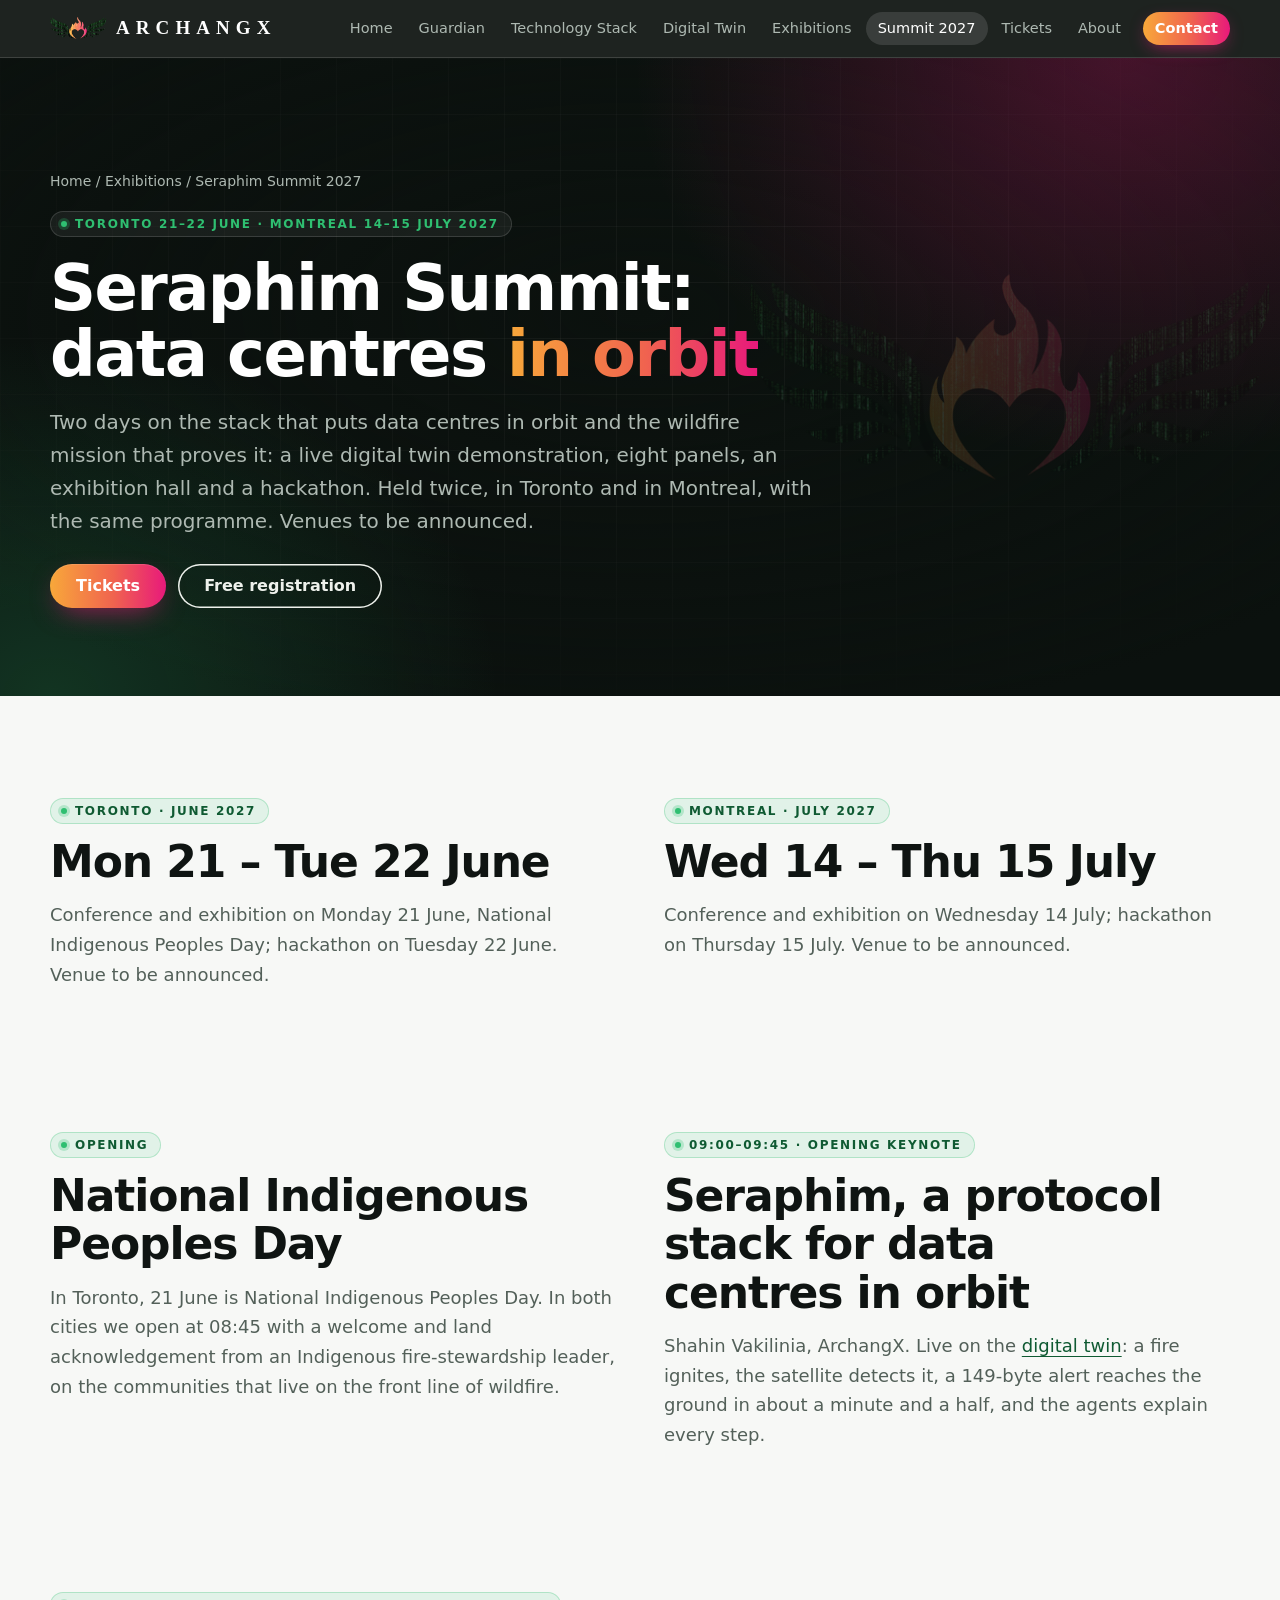
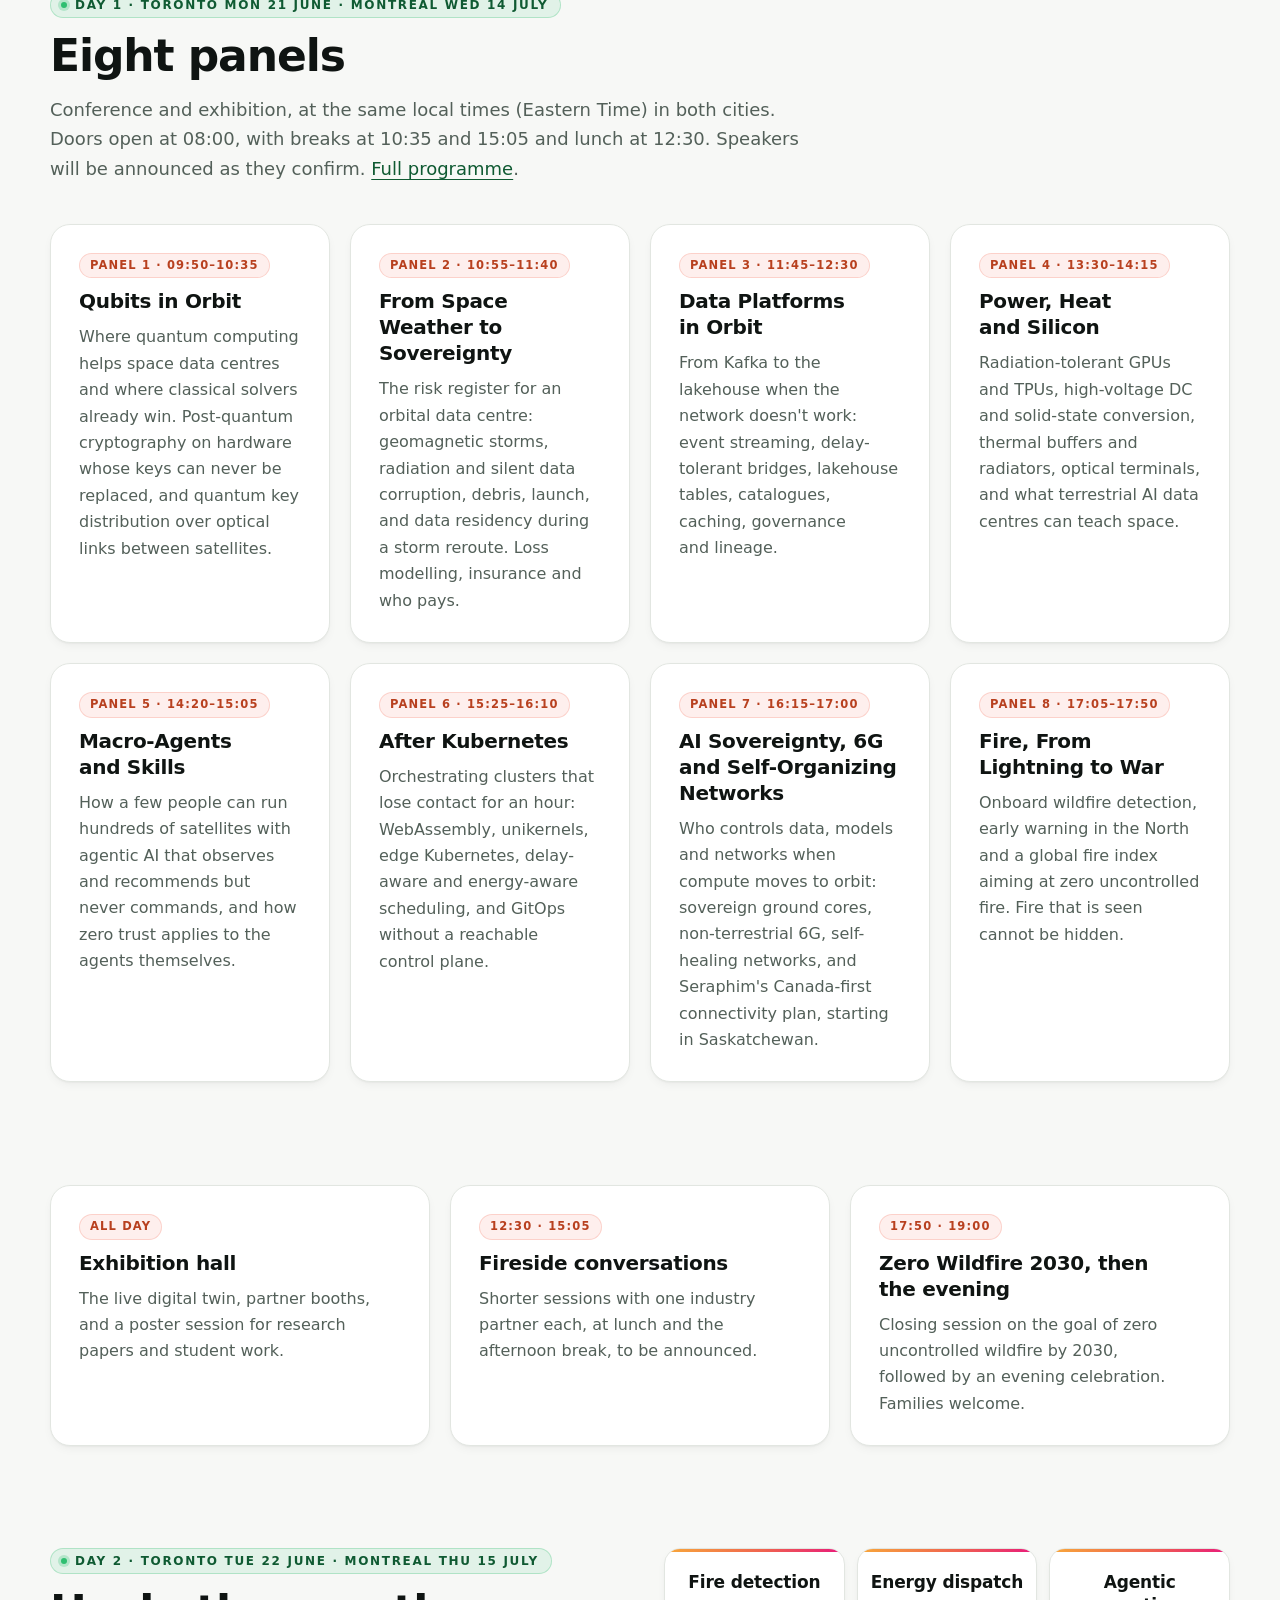
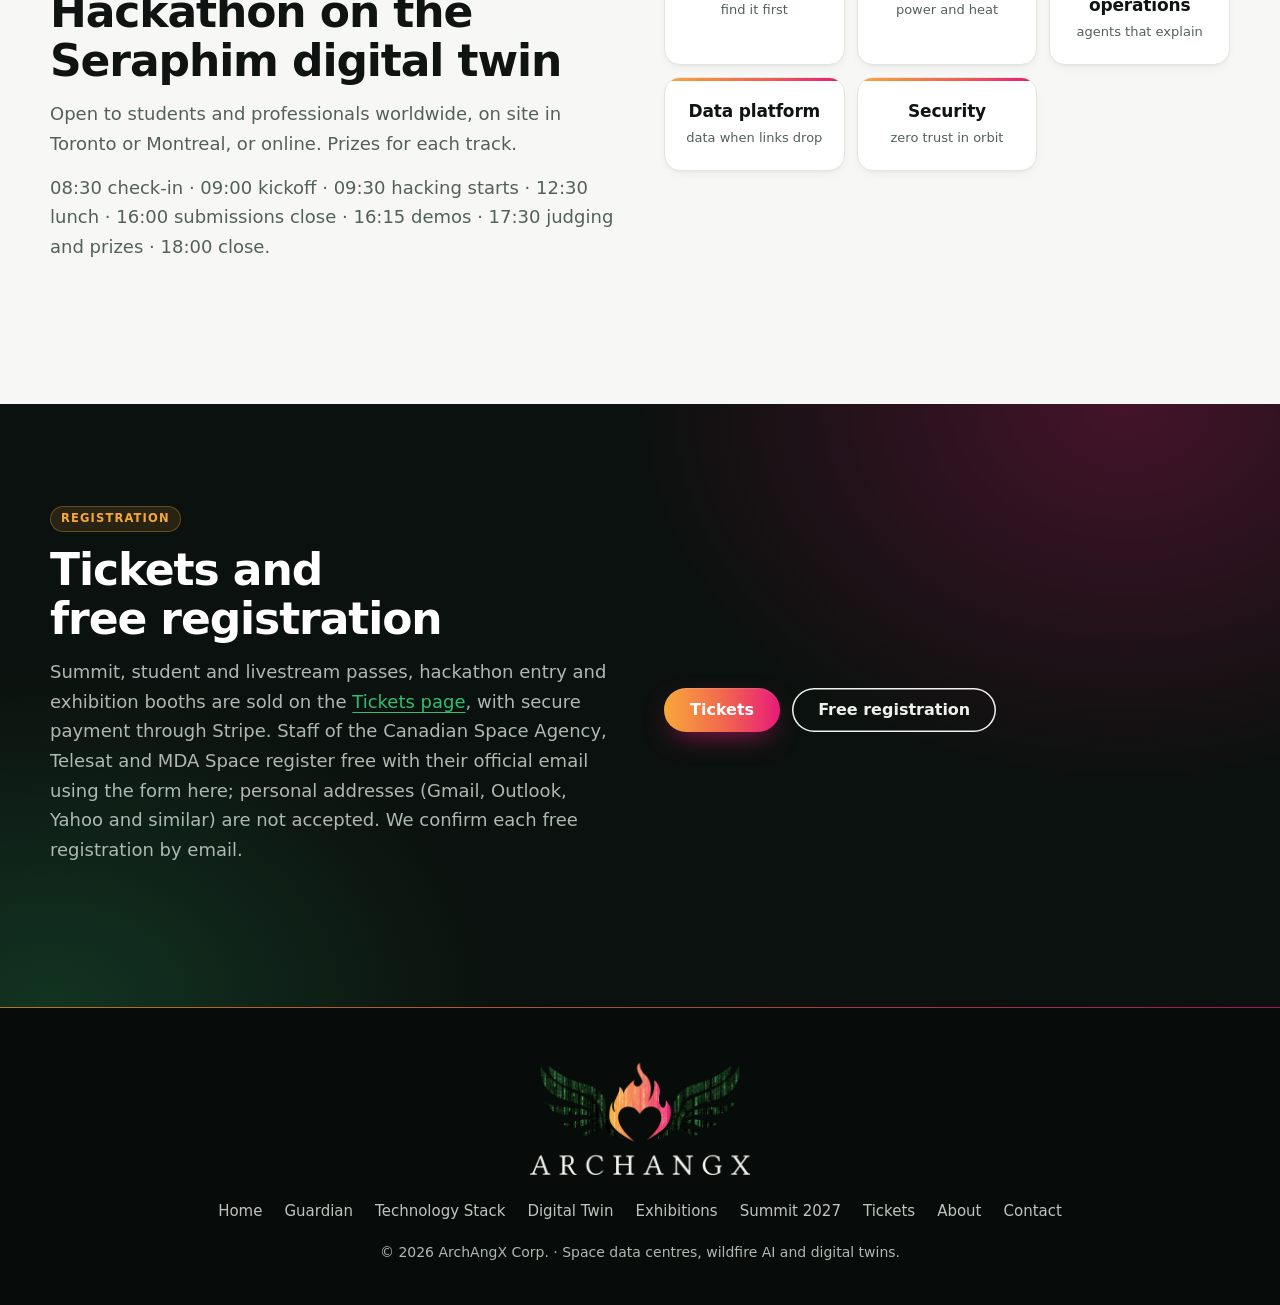
<file: site/summit-2027.html>
<!doctype html>
<html lang="en">
<head>
<meta charset="utf-8">
<meta name="viewport" content="width=device-width, initial-scale=1">
<title>Seraphim Summit 2027 — ArchangX</title>
<meta name="description" content="Seraphim Summit 2027, Toronto 21–22 June and Montreal 14–15 July: data centres in orbit, a live digital twin demonstration, eight panels and a hackathon. Register with your work or university email.">
<link rel="icon" href="assets/favicon.ico" sizes="any">
<link rel="apple-touch-icon" href="assets/apple-touch-icon.png">
<meta property="og:title" content="Seraphim Summit 2027 — ArchangX">
<meta property="og:description" content="Toronto 21–22 June and Montreal 14–15 July 2027: data centres in orbit, the Seraphim digital twin live, eight panels and a hackathon.">
<meta property="og:image" content="https://www.archangx.com/assets/logo.png">
<link rel="canonical" href="https://www.archangx.com/summit-2027.html">
<link rel="stylesheet" href="assets/style.css">
</head>
<body>
<header class="site">
  <div class="wrap bar">
    <a class="brand" href="index.html" aria-label="ArchangX home"><img src="assets/emblem-96.png" alt="" width="64" height="25">ARCHANGX</a>
    <nav class="main" aria-label="Pages"><a href="index.html">Home</a><a href="guardian.html">Guardian</a><a href="technology-stack.html">Technology Stack</a><a href="digital-twin.html">Digital Twin</a><a href="exhibitions.html">Exhibitions</a><a href="summit-2027.html" aria-current="page">Summit 2027</a><a href="summit-tickets.html">Tickets</a><a href="about.html">About</a><a href="contact.html">Contact</a></nav>
  </div>
</header>
<main>
<div class="wrap page-hero">
  <div class="crumbs"><a href="index.html">Home</a> / <a href="exhibitions.html">Exhibitions</a> / Seraphim Summit 2027</div>
  <span class="eyebrow">Toronto 21–22 June · Montreal 14–15 July 2027</span>
  <h1>Seraphim Summit: data centres <span class="flame-text">in orbit</span></h1>
  <p>Two days on the stack that puts data centres in orbit and the wildfire mission that proves it: a live digital twin demonstration, eight panels, an exhibition hall and a hackathon. Held twice, in Toronto and in Montreal, with the same programme. Venues to be announced.</p>
  <div class="actions"><a class="btn" href="summit-tickets.html">Tickets</a><a class="btn ghost" href="#register" data-open-register>Free registration</a></div>
</div>

<section class="block">
  <div class="wrap two">
    <div class="head"><span class="eyebrow">Toronto · June 2027</span><h2>Mon 21 – Tue 22 June</h2>
      <p>Conference and exhibition on Monday 21 June, National Indigenous Peoples Day; hackathon on Tuesday 22 June. Venue to be announced.</p></div>
    <div class="head"><span class="eyebrow">Montreal · July 2027</span><h2>Wed 14 – Thu 15 July</h2>
      <p>Conference and exhibition on Wednesday 14 July; hackathon on Thursday 15 July. Venue to be announced.</p></div>
  </div>
</section>

<section class="block">
  <div class="wrap two">
    <div class="head"><span class="eyebrow">Opening</span><h2>National Indigenous Peoples Day</h2>
      <p>In Toronto, 21 June is National Indigenous Peoples Day. In both cities we open at 08:45 with a welcome and land acknowledgement from an Indigenous fire-stewardship leader, on the communities that live on the front line of wildfire.</p></div>
    <div class="head"><span class="eyebrow">09:00–09:45 · Opening keynote</span><h2>Seraphim, a protocol stack for data centres in orbit</h2>
      <p>Shahin Vakilinia, ArchangX. Live on the <a href="digital-twin.html">digital twin</a>: a fire ignites, the satellite detects it, a 149-byte alert reaches the ground in about a minute and a half, and the agents explain every step.</p></div>
  </div>
</section>

<section class="block">
  <div class="wrap">
    <div class="head"><span class="eyebrow">Day 1 · Toronto Mon 21 June · Montreal Wed 14 July</span><h2>Eight panels</h2>
      <p>Conference and exhibition, at the same local times (Eastern Time) in both cities. Doors open at 08:00, with breaks at 10:35 and 15:05 and lunch at 12:30. Speakers will be announced as they confirm. <a href="exhibitions.html#programme">Full programme</a>.</p></div>
    <div class="cards">
      <div class="card"><span class="tag">Panel 1 · 09:50–10:35</span><h3>Qubits in Orbit</h3><p>Where quantum computing helps space data centres and where classical solvers already win. Post-quantum cryptography on hardware whose keys can never be replaced, and quantum key distribution over optical links between satellites.</p></div>
      <div class="card"><span class="tag">Panel 2 · 10:55–11:40</span><h3>From Space Weather to Sovereignty</h3><p>The risk register for an orbital data centre: geomagnetic storms, radiation and silent data corruption, debris, launch, and data residency during a storm reroute. Loss modelling, insurance and who pays.</p></div>
      <div class="card"><span class="tag">Panel 3 · 11:45–12:30</span><h3>Data Platforms in Orbit</h3><p>From Kafka to the lakehouse when the network doesn't work: event streaming, delay-tolerant bridges, lakehouse tables, catalogues, caching, governance and lineage.</p></div>
      <div class="card"><span class="tag">Panel 4 · 13:30–14:15</span><h3>Power, Heat and Silicon</h3><p>Radiation-tolerant GPUs and TPUs, high-voltage DC and solid-state conversion, thermal buffers and radiators, optical terminals, and what terrestrial AI data centres can teach space.</p></div>
      <div class="card"><span class="tag">Panel 5 · 14:20–15:05</span><h3>Macro-Agents and Skills</h3><p>How a few people can run hundreds of satellites with agentic AI that observes and recommends but never commands, and how zero trust applies to the agents themselves.</p></div>
      <div class="card"><span class="tag">Panel 6 · 15:25–16:10</span><h3>After Kubernetes</h3><p>Orchestrating clusters that lose contact for an hour: WebAssembly, unikernels, edge Kubernetes, delay-aware and energy-aware scheduling, and GitOps without a reachable control plane.</p></div>
      <div class="card"><span class="tag">Panel 7 · 16:15–17:00</span><h3>AI Sovereignty, 6G and Self-Organizing Networks</h3><p>Who controls data, models and networks when compute moves to orbit: sovereign ground cores, non-terrestrial 6G, self-healing networks, and Seraphim's Canada-first connectivity plan, starting in Saskatchewan.</p></div>
      <div class="card"><span class="tag">Panel 8 · 17:05–17:50</span><h3>Fire, From Lightning to War</h3><p>Onboard wildfire detection, early warning in the North and a global fire index aiming at zero uncontrolled fire. Fire that is seen cannot be hidden.</p></div>
    </div>
  </div>
</section>

<section class="block">
  <div class="wrap cards">
    <div class="card"><span class="tag">All day</span><h3>Exhibition hall</h3><p>The live digital twin, partner booths, and a poster session for research papers and student work.</p></div>
    <div class="card"><span class="tag">12:30 · 15:05</span><h3>Fireside conversations</h3><p>Shorter sessions with one industry partner each, at lunch and the afternoon break, to be announced.</p></div>
    <div class="card"><span class="tag">17:50 · 19:00</span><h3>Zero Wildfire 2030, then the evening</h3><p>Closing session on the goal of zero uncontrolled wildfire by 2030, followed by an evening celebration. Families welcome.</p></div>
  </div>
</section>

<section class="block">
  <div class="wrap two">
    <div class="head"><span class="eyebrow">Day 2 · Toronto Tue 22 June · Montreal Thu 15 July</span><h2>Hackathon on the Seraphim digital twin</h2>
      <p>Open to students and professionals worldwide, on site in Toronto or Montreal, or online. Prizes for each track.</p>
      <p>08:30 check-in · 09:00 kickoff · 09:30 hacking starts · 12:30 lunch · 16:00 submissions close · 16:15 demos · 17:30 judging and prizes · 18:00 close.</p></div>
    <div class="models">
      <div class="model"><b>Fire detection</b><span>find it first</span></div>
      <div class="model"><b>Energy dispatch</b><span>power and heat</span></div>
      <div class="model"><b>Agentic operations</b><span>agents that explain</span></div>
      <div class="model"><b>Data platform</b><span>data when links drop</span></div>
      <div class="model"><b>Security</b><span>zero trust in orbit</span></div>
    </div>
  </div>
</section>

<section class="block night" id="register">
  <div class="wrap two">
    <div class="head"><span class="tag">Registration</span><h2>Tickets and free registration</h2>
      <p>Summit, student and livestream passes, hackathon entry and exhibition booths are sold on the <a href="summit-tickets.html">Tickets page</a>, with secure payment through Stripe. Staff of the Canadian Space Agency, Telesat and MDA Space register free with their official email using the form here; personal addresses (Gmail, Outlook, Yahoo and similar) are not accepted. We confirm each free registration by email.</p></div>
    <div class="actions" style="align-self:center"><a class="btn" href="summit-tickets.html">Tickets</a><button class="btn ghost" type="button" data-open-register>Free registration</button></div>
  </div>
</section>

<dialog id="register-dialog" aria-labelledby="rg-title">
  <form class="contact" id="register-form" novalidate>
    <div class="dialog-head"><h3 id="rg-title">Register: Seraphim Summit 2027</h3>
      <button type="button" class="dialog-close" aria-label="Close" data-close-register>×</button></div>
    <label for="rg-name">Full name<input id="rg-name" name="name" required autocomplete="name"></label>
    <label for="rg-email">Work or university email<input id="rg-email" name="email" type="email" required autocomplete="email"></label>
    <label for="rg-org">Organization<input id="rg-org" name="organization" required autocomplete="organization"></label>
    <label for="rg-role">Job title or role<input id="rg-role" name="role" required autocomplete="organization-title"></label>
    <label for="rg-phone">Phone number<input id="rg-phone" name="phone" type="tel" required autocomplete="tel" inputmode="tel" pattern="[+0-9 ()./-]{7,25}" placeholder="+1 514 555 0123"></label>
    <label for="rg-city">City<select id="rg-city" name="city" required><option value="">Choose a city</option><option value="Toronto">Toronto, 21–22 June</option><option value="Montreal">Montreal, 14–15 July</option></select></label>
    <label for="rg-linkedin">LinkedIn profile (optional)<input id="rg-linkedin" name="linkedin" type="url" autocomplete="url" placeholder="https://www.linkedin.com/in/your-name"></label>
    <fieldset><legend>Days you will attend</legend>
      <label class="check"><input type="checkbox" name="days" value="Day 1 conference"> Day 1 conference (Toronto 21 June · Montreal 14 July)</label>
      <label class="check"><input type="checkbox" name="days" value="Day 2 hackathon on site"> Day 2 hackathon, on site (Toronto 22 June · Montreal 15 July)</label>
      <label class="check"><input type="checkbox" name="days" value="Day 2 hackathon online"> Day 2 hackathon, online</label>
    </fieldset>
    <label for="rg-evening">Evening celebration
      <select id="rg-evening" name="evening"><option>No</option><option>Yes</option><option>Yes, with family</option></select></label>
    <label for="rg-notes">Interests, accessibility or dietary needs (optional)<textarea id="rg-notes" name="notes"></textarea></label>
    <input type="text" name="_honey" class="hp" tabindex="-1" autocomplete="off" aria-hidden="true">
    <p class="form-msg" id="rg-msg" role="status"></p>
    <button class="btn" type="submit">Submit</button>
    <p class="muted" style="font-size:14px">Your details are sent to ArchangX by email (via FormSubmit) and used only for this event.</p>
  </form>
</dialog>
<script>
(() => {
  const dlg = document.getElementById("register-dialog"), form = document.getElementById("register-form"),
        msg = document.getElementById("rg-msg"), btn = form.querySelector("button[type=submit]");
  const personal = /@(gmail|googlemail|outlook|hotmail|live|msn|yahoo|ymail|icloud|me|mac|aol|proton|protonmail|pm|gmx|mail|yandex|qq|163|126|zoho|hey|fastmail|tutanota)\.[a-z.]+$/i;
  const say = (t, ok) => { msg.textContent = t; msg.className = "form-msg " + (ok ? "ok" : "err"); };
  document.querySelectorAll("[data-open-register]").forEach(b => b.addEventListener("click", e => {
    e.preventDefault(); if (dlg.showModal) dlg.showModal(); else location.href = "mailto:shahin.vakilinia@archangx.com?subject=Register%3A%20Seraphim%20Summit%202027";
  }));
  dlg.querySelector("[data-close-register]").addEventListener("click", () => dlg.close());
  dlg.addEventListener("click", e => { if (e.target === dlg) dlg.close(); });
  if (location.hash === "#register" && dlg.showModal) dlg.showModal();
  form.addEventListener("submit", async e => {
    e.preventDefault();
    const f = form.elements, v = n => f[n].value.trim();
    const days = [...form.querySelectorAll("input[name=days]:checked")].map(c => c.value);
    if (!form.checkValidity()) { say("Please fill in every required field (valid email and phone number).", false); form.reportValidity(); return; }
    if (personal.test(v("email"))) { say("Please use your work or university email; personal addresses are not accepted.", false); f.email.focus(); return; }
    if (v("linkedin") && !/^https?:\/\/([a-z]{2,3}\.)?linkedin\.com\//i.test(v("linkedin"))) { say("Please enter a LinkedIn link (https://www.linkedin.com/in/…) or leave it empty.", false); f.linkedin.focus(); return; }
    if (!days.length) { say("Please choose at least one day.", false); return; }
    if (v("_honey")) return;
    btn.disabled = true; say("Sending…", true);
    try {
      const r = await fetch("https://formsubmit.co/ajax/shahin.vakilinia@archangx.com", {
        method: "POST", headers: { "Content-Type": "application/json", "Accept": "application/json" },
        body: JSON.stringify({ _subject: "Registration: Seraphim Summit 2027 " + v("city") + " — " + v("name") + " (" + v("organization") + ")",
          _template: "table", _replyto: v("email"), city: v("city"), name: v("name"), email: v("email"), organization: v("organization"),
          role: v("role"), phone: v("phone"), linkedin: v("linkedin") || "—", days: days.join("; "), evening: v("evening"), notes: v("notes") || "—" })
      });
      const j = await r.json().catch(() => ({}));
      if (!r.ok || String(j.success) === "false") throw new Error(j.message || r.status);
      form.reset(); say("Thank you! Your registration was received. We will confirm by email.", true);
    } catch (err) {
      say("Sorry, it could not be sent. Please email shahin.vakilinia@archangx.com instead.", false);
    } finally { btn.disabled = false; }
  });
})();
</script>
</main>
<footer class="site">
  <div class="wrap">
    <img src="assets/logo-dark.png" alt="ArchangX" width="280" height="142">
    <nav aria-label="Footer"><a href="index.html">Home</a><a href="guardian.html">Guardian</a><a href="technology-stack.html">Technology Stack</a><a href="digital-twin.html">Digital Twin</a><a href="exhibitions.html">Exhibitions</a><a href="summit-2027.html">Summit 2027</a><a href="summit-tickets.html">Tickets</a><a href="about.html">About</a><a href="contact.html">Contact</a></nav>
    <p>© <span class="year">2026</span> ArchAngX Corp. · Space data centres, wildfire AI and digital twins.</p>
  </div>
</footer>
<script>document.querySelectorAll(".year").forEach(e => e.textContent = new Date().getFullYear());</script>
</body>
</html>
</file>
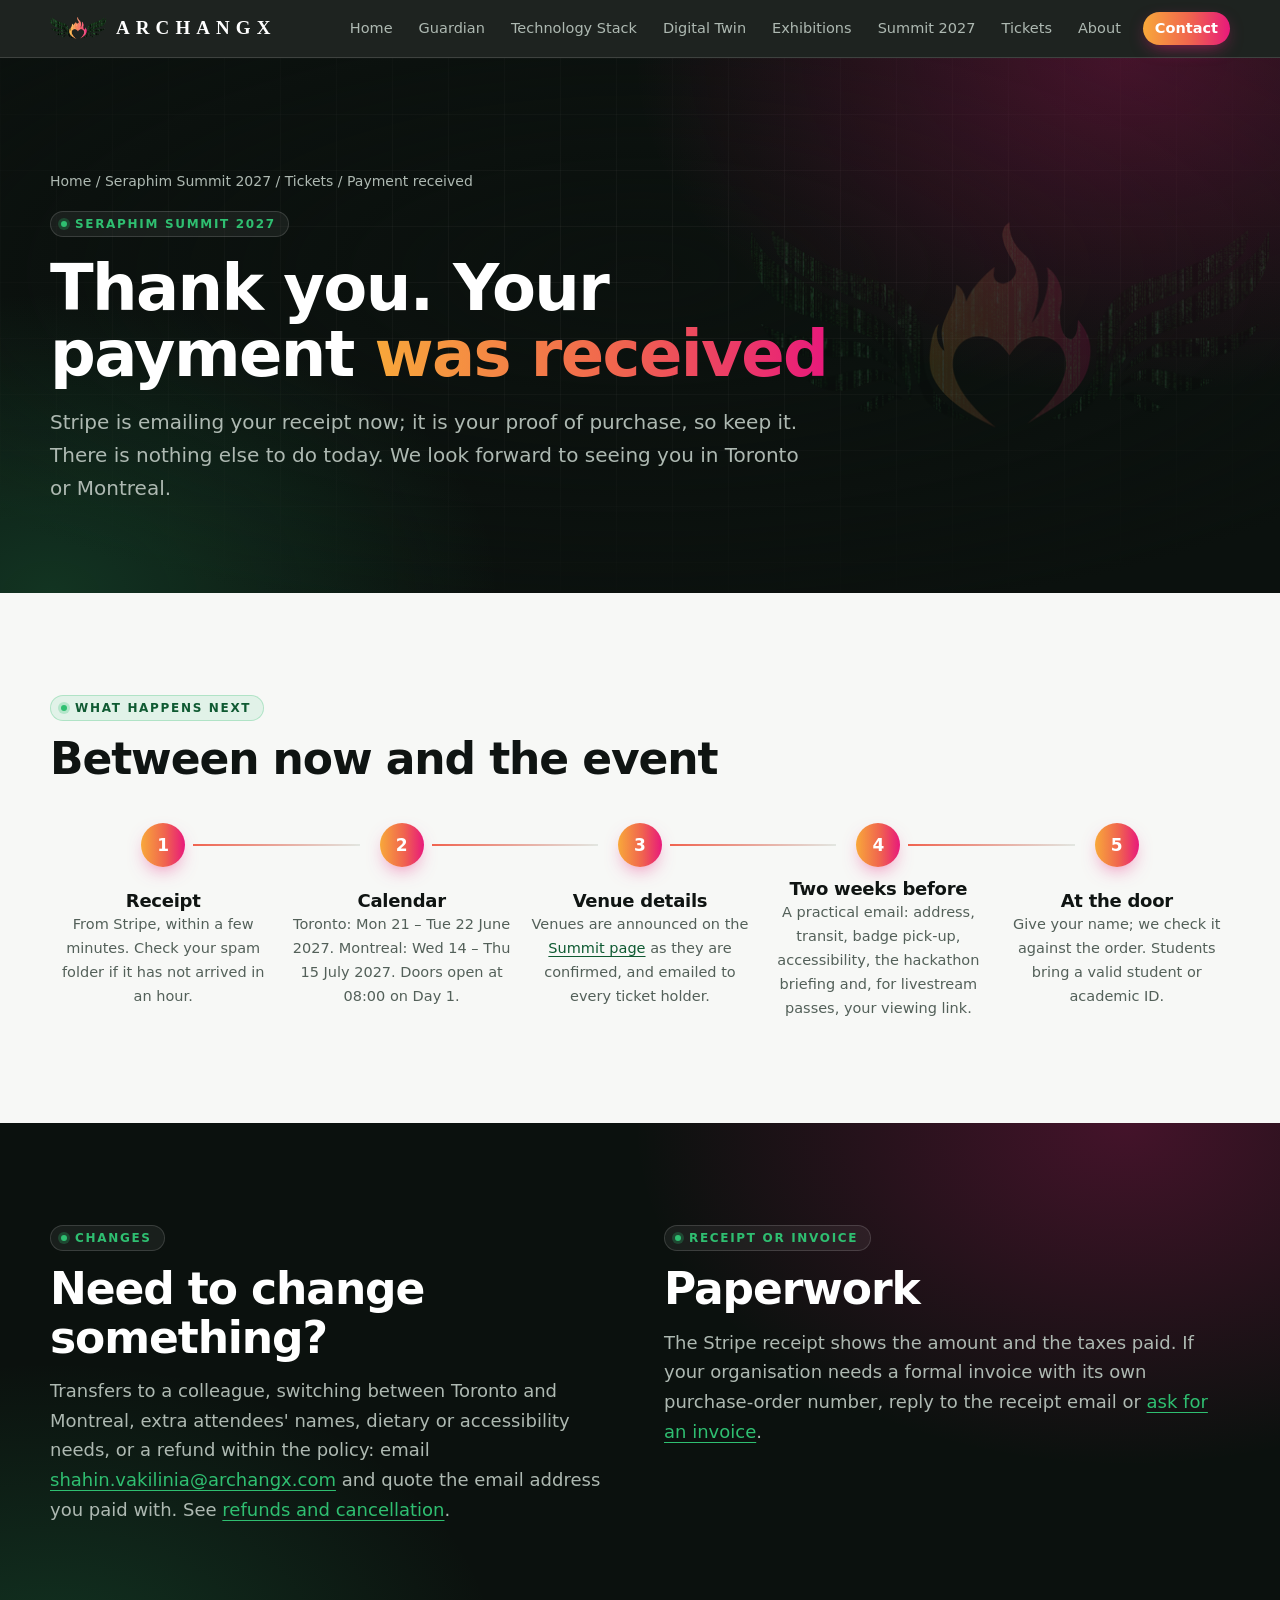
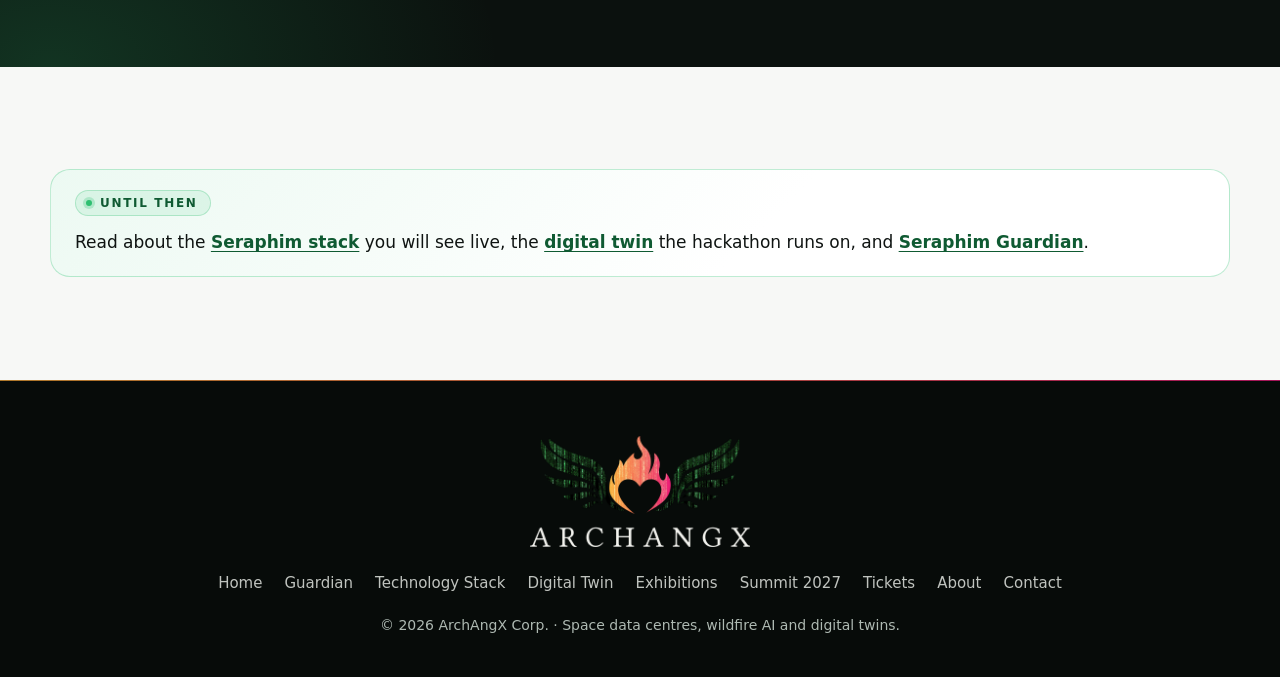
<file: site/summit-thanks.html>
<!doctype html>
<html lang="en">
<head>
<meta charset="utf-8">
<meta name="viewport" content="width=device-width, initial-scale=1">
<title>Payment received — Seraphim Summit 2027 — ArchangX</title>
<meta name="description" content="Thank you for your Seraphim Summit 2027 ticket. What happens next and who to contact.">
<meta name="robots" content="noindex">
<link rel="icon" href="assets/favicon.ico" sizes="any">
<link rel="apple-touch-icon" href="assets/apple-touch-icon.png">
<link rel="canonical" href="https://www.archangx.com/summit-thanks.html">
<link rel="stylesheet" href="assets/style.css">
</head>
<body>
<header class="site">
  <div class="wrap bar">
    <a class="brand" href="index.html" aria-label="ArchangX home"><img src="assets/emblem-96.png" alt="" width="64" height="25">ARCHANGX</a>
    <nav class="main" aria-label="Pages"><a href="index.html">Home</a><a href="guardian.html">Guardian</a><a href="technology-stack.html">Technology Stack</a><a href="digital-twin.html">Digital Twin</a><a href="exhibitions.html">Exhibitions</a><a href="summit-2027.html">Summit 2027</a><a href="summit-tickets.html">Tickets</a><a href="about.html">About</a><a href="contact.html">Contact</a></nav>
  </div>
</header>
<main>
<div class="wrap page-hero">
  <div class="crumbs"><a href="index.html">Home</a> / <a href="summit-2027.html">Seraphim Summit 2027</a> / <a href="summit-tickets.html">Tickets</a> / Payment received</div>
  <span class="eyebrow">Seraphim Summit 2027</span>
  <h1>Thank you. Your payment <span class="flame-text">was received</span></h1>
  <p>Stripe is emailing your receipt now; it is your proof of purchase, so keep it. There is nothing else to do today. We look forward to seeing you in Toronto or Montreal.</p>
</div>

<section class="block">
  <div class="wrap">
    <div class="head"><span class="eyebrow">What happens next</span><h2>Between now and the event</h2></div>
    <ol class="steps five">
      <li><div><h3>Receipt</h3><p>From Stripe, within a few minutes. Check your spam folder if it has not arrived in an hour.</p></div></li>
      <li><div><h3>Calendar</h3><p>Toronto: Mon 21 – Tue 22 June 2027. Montreal: Wed 14 – Thu 15 July 2027. Doors open at 08:00 on Day 1.</p></div></li>
      <li><div><h3>Venue details</h3><p>Venues are announced on the <a href="summit-2027.html">Summit page</a> as they are confirmed, and emailed to every ticket holder.</p></div></li>
      <li><div><h3>Two weeks before</h3><p>A practical email: address, transit, badge pick-up, accessibility, the hackathon briefing and, for livestream passes, your viewing link.</p></div></li>
      <li><div><h3>At the door</h3><p>Give your name; we check it against the order. Students bring a valid student or academic ID.</p></div></li>
    </ol>
  </div>
</section>

<section class="block night">
  <div class="wrap two">
    <div class="head"><span class="eyebrow">Changes</span><h2>Need to change something?</h2>
      <p>Transfers to a colleague, switching between Toronto and Montreal, extra attendees' names, dietary or accessibility needs, or a refund within the policy: email <a href="mailto:shahin.vakilinia@archangx.com?subject=My%20Seraphim%20Summit%202027%20ticket">shahin.vakilinia@archangx.com</a> and quote the email address you paid with. See <a href="summit-tickets.html#refunds">refunds and cancellation</a>.</p></div>
    <div class="head"><span class="eyebrow">Receipt or invoice</span><h2>Paperwork</h2>
      <p>The Stripe receipt shows the amount and the taxes paid. If your organisation needs a formal invoice with its own purchase-order number, reply to the receipt email or <a href="summit-tickets.html#invoice">ask for an invoice</a>.</p></div>
  </div>
</section>

<section class="block"><div class="wrap"><div class="connected"><span class="eyebrow">Until then</span>
  <span>Read about the <a href="technology-stack.html">Seraphim stack</a> you will see live, the <a href="digital-twin.html">digital twin</a> the hackathon runs on, and <a href="guardian.html">Seraphim Guardian</a>.</span></div></div></section>
</main>
<footer class="site">
  <div class="wrap">
    <img src="assets/logo-dark.png" alt="ArchangX" width="280" height="142">
    <nav aria-label="Footer"><a href="index.html">Home</a><a href="guardian.html">Guardian</a><a href="technology-stack.html">Technology Stack</a><a href="digital-twin.html">Digital Twin</a><a href="exhibitions.html">Exhibitions</a><a href="summit-2027.html">Summit 2027</a><a href="summit-tickets.html">Tickets</a><a href="about.html">About</a><a href="contact.html">Contact</a></nav>
    <p>© <span class="year">2026</span> ArchAngX Corp. · Space data centres, wildfire AI and digital twins.</p>
  </div>
</footer>
<script>document.querySelectorAll(".year").forEach(e => e.textContent = new Date().getFullYear());</script>
</body>
</html>
</file>
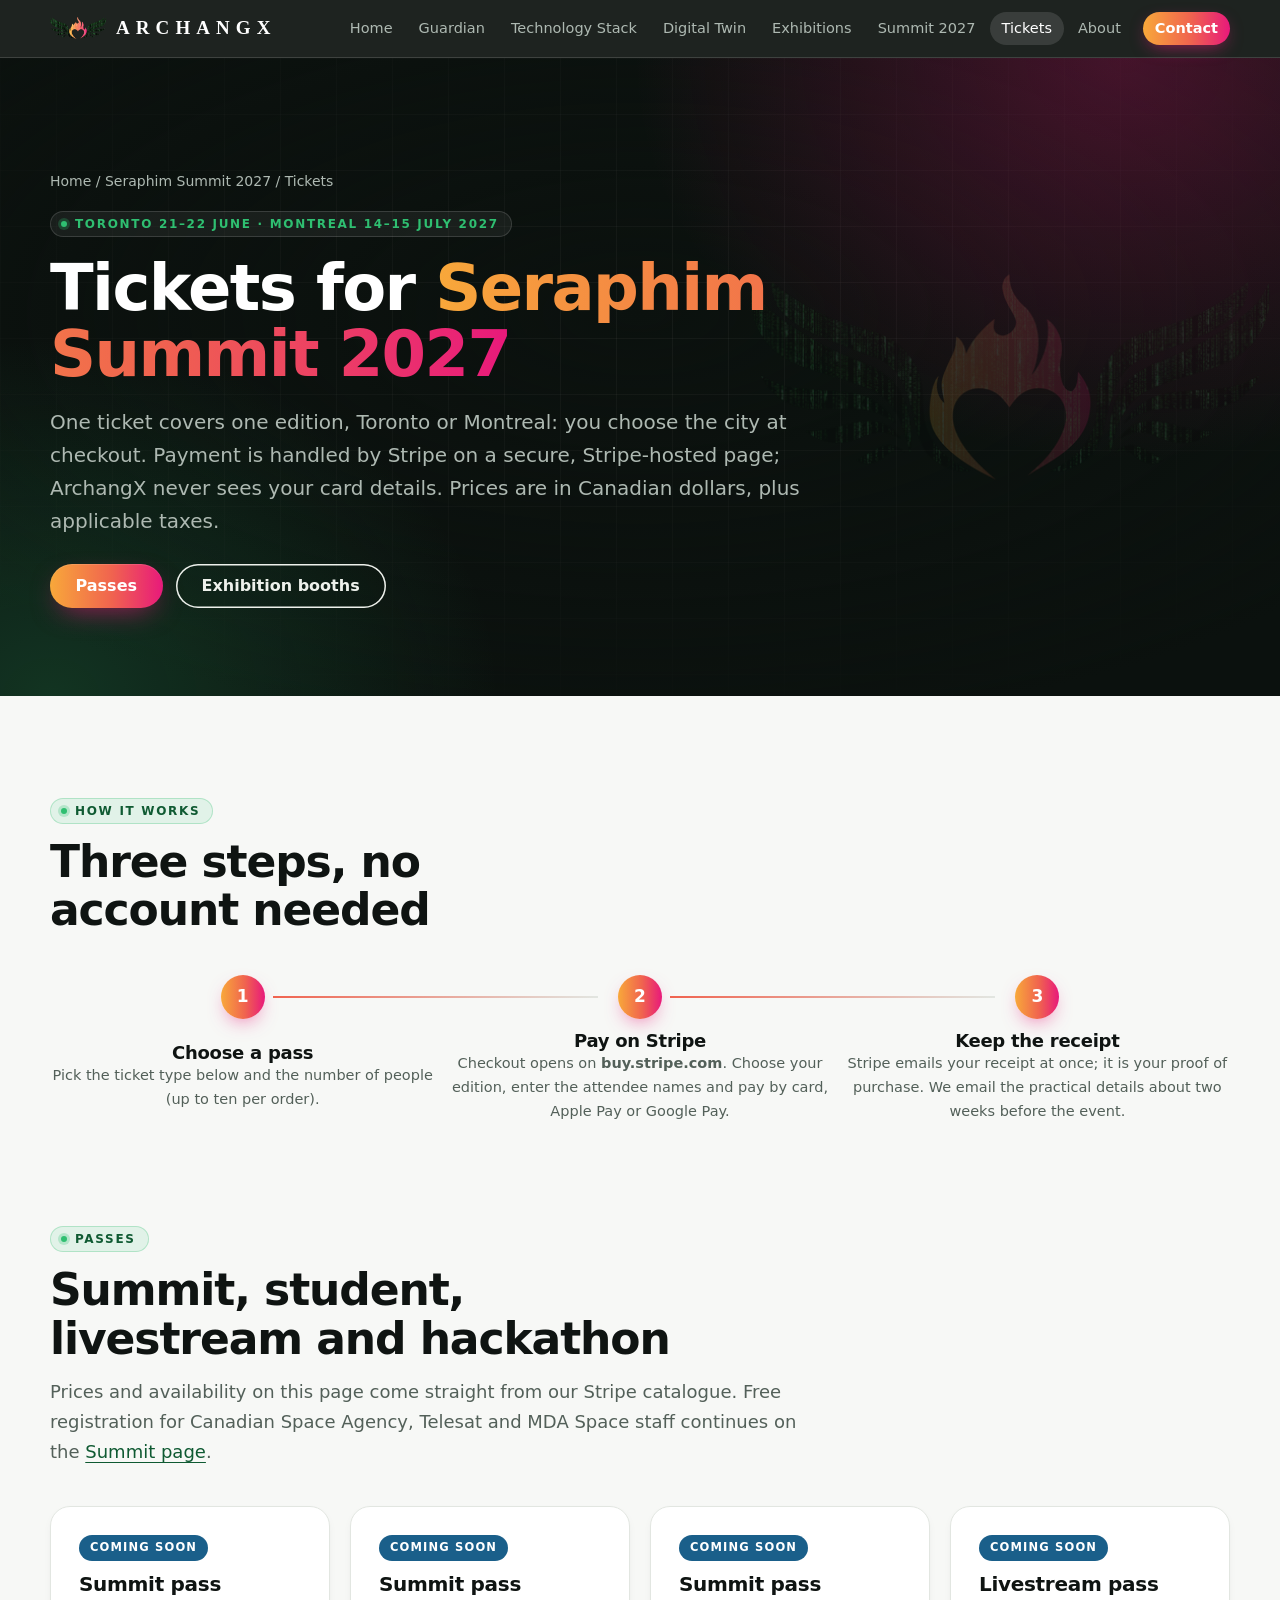
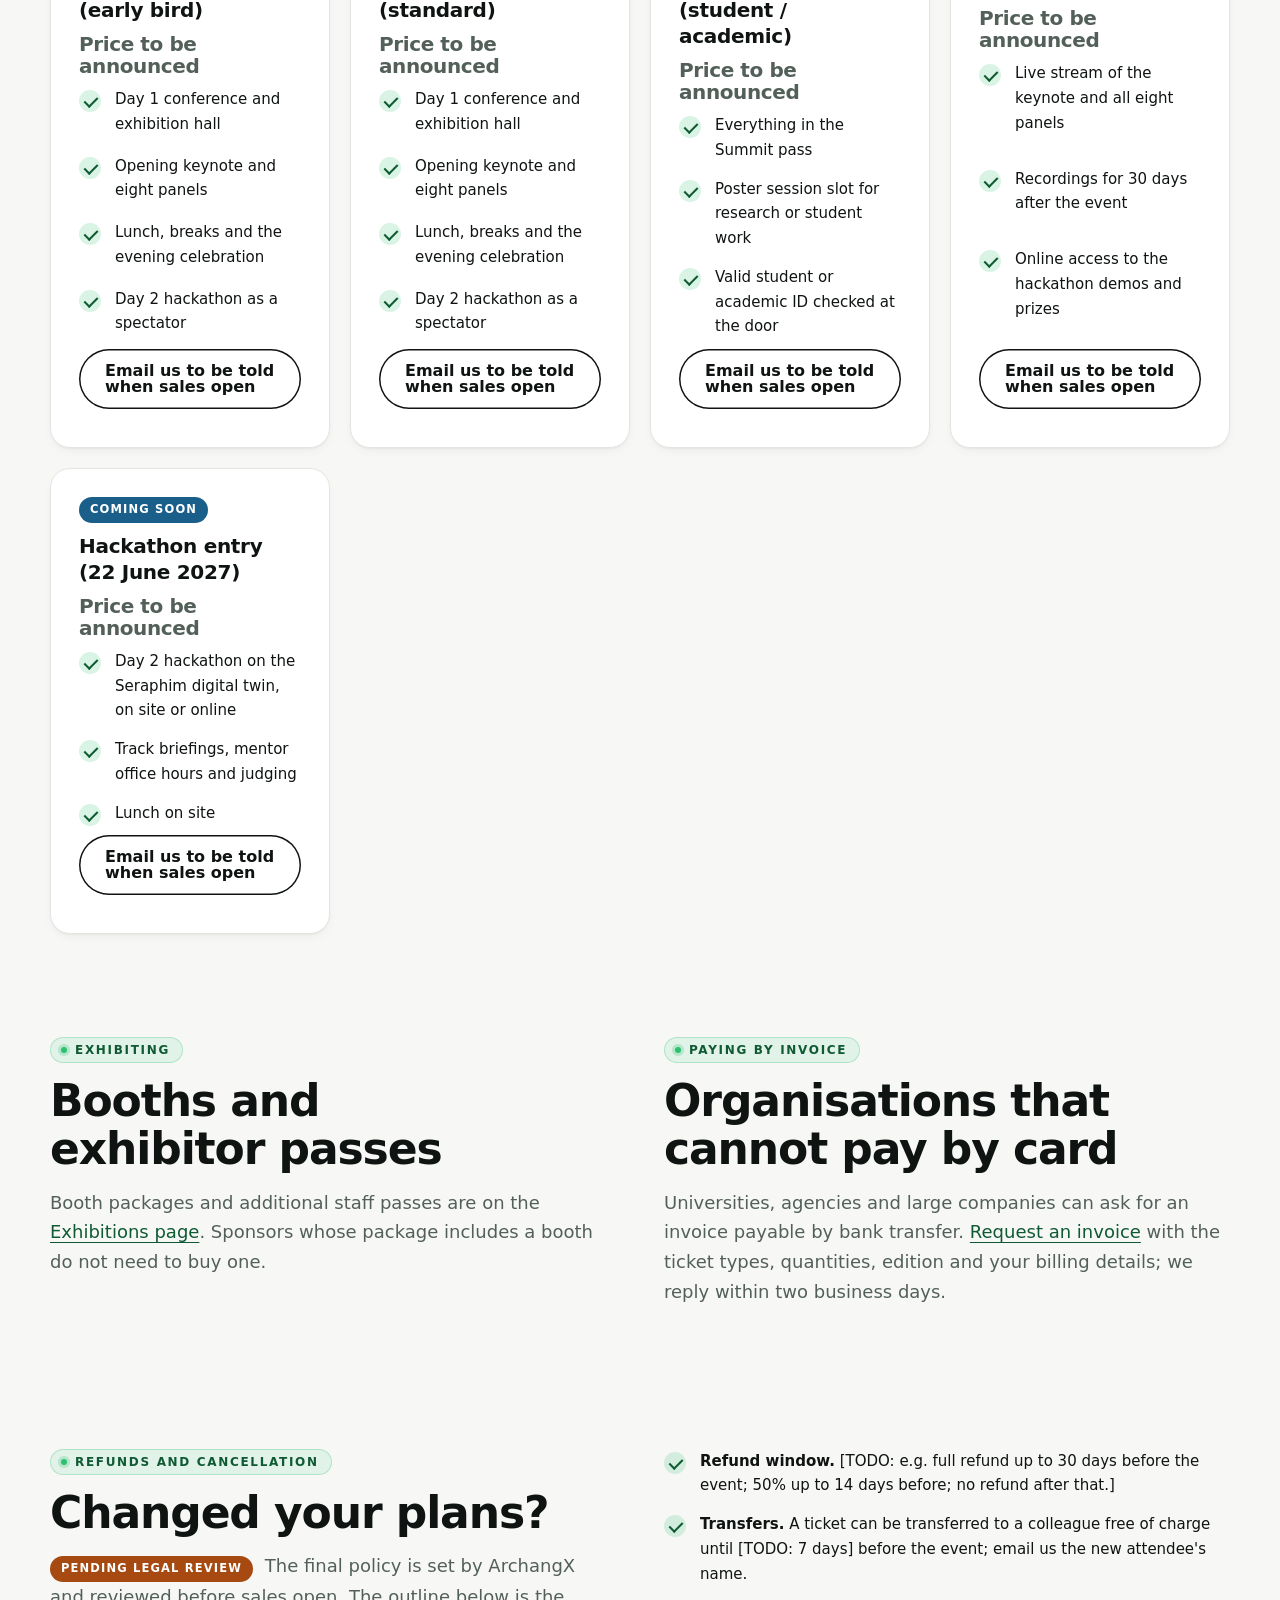
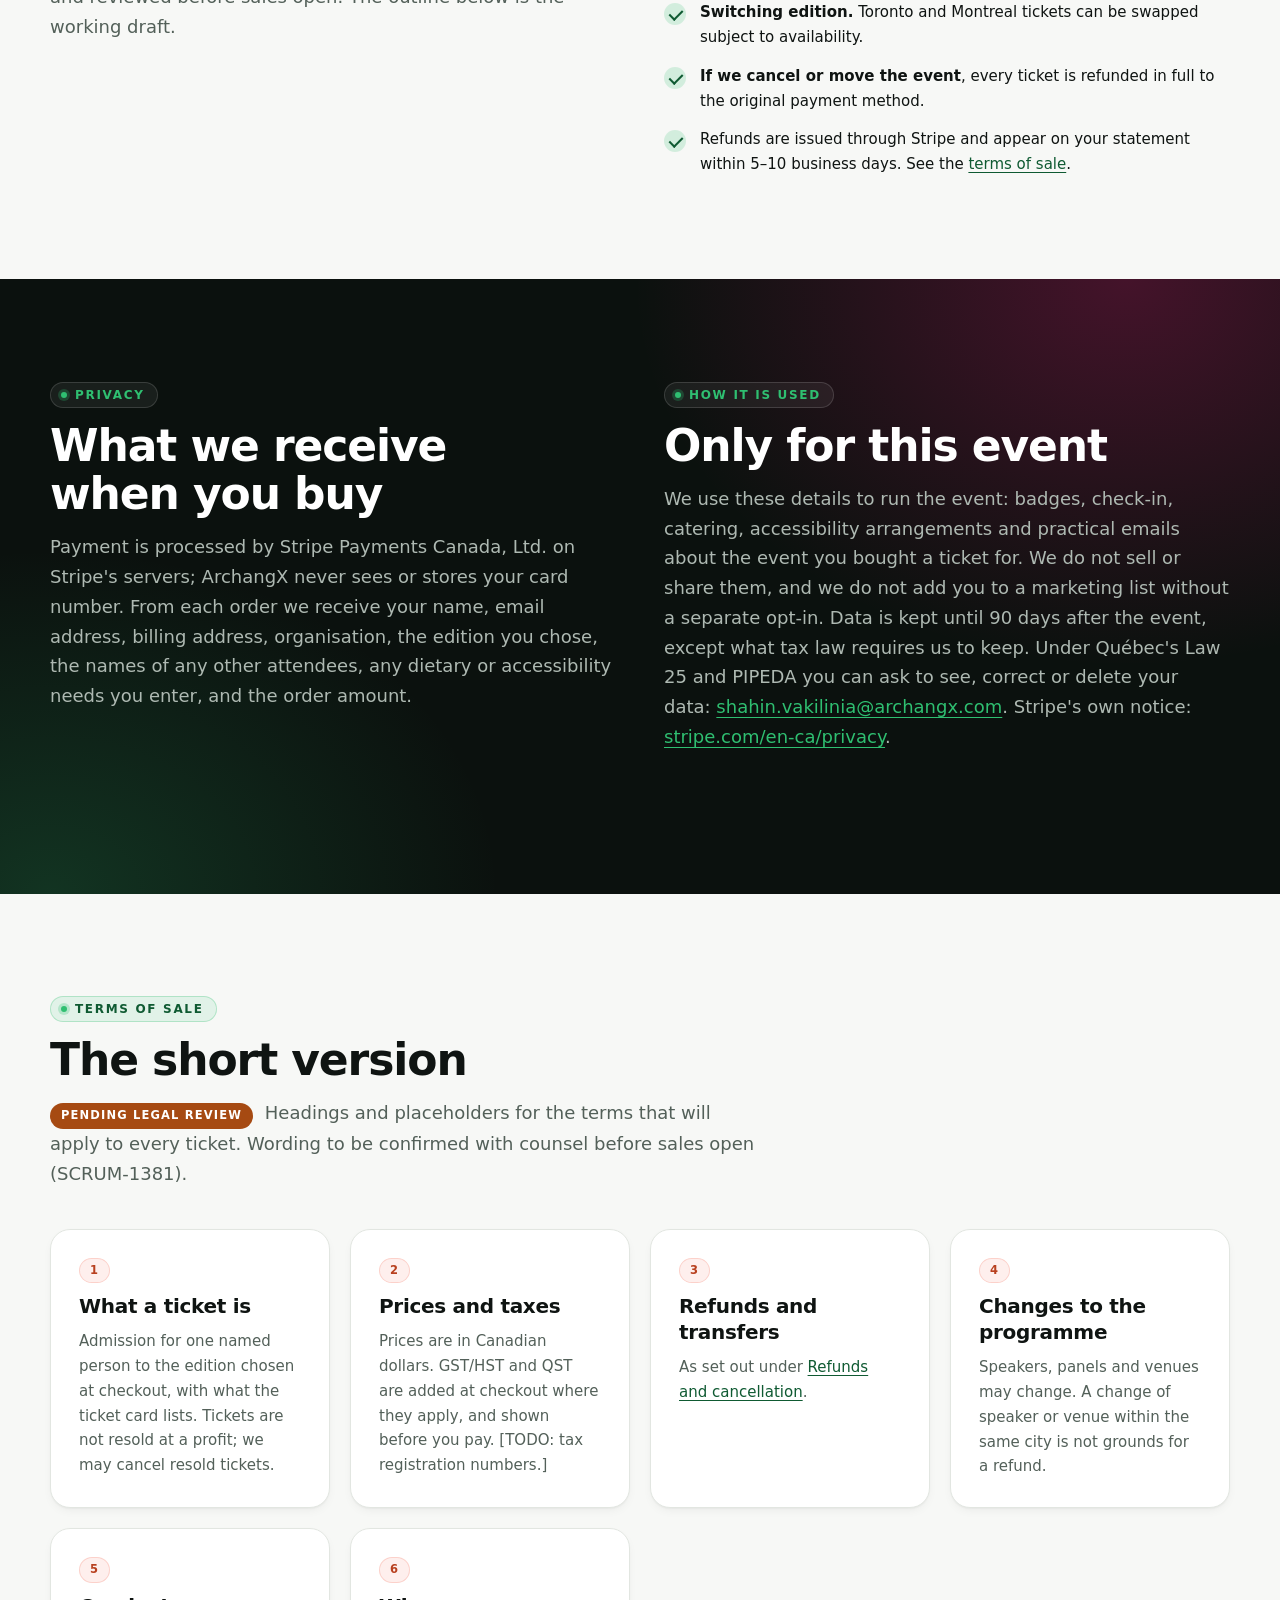
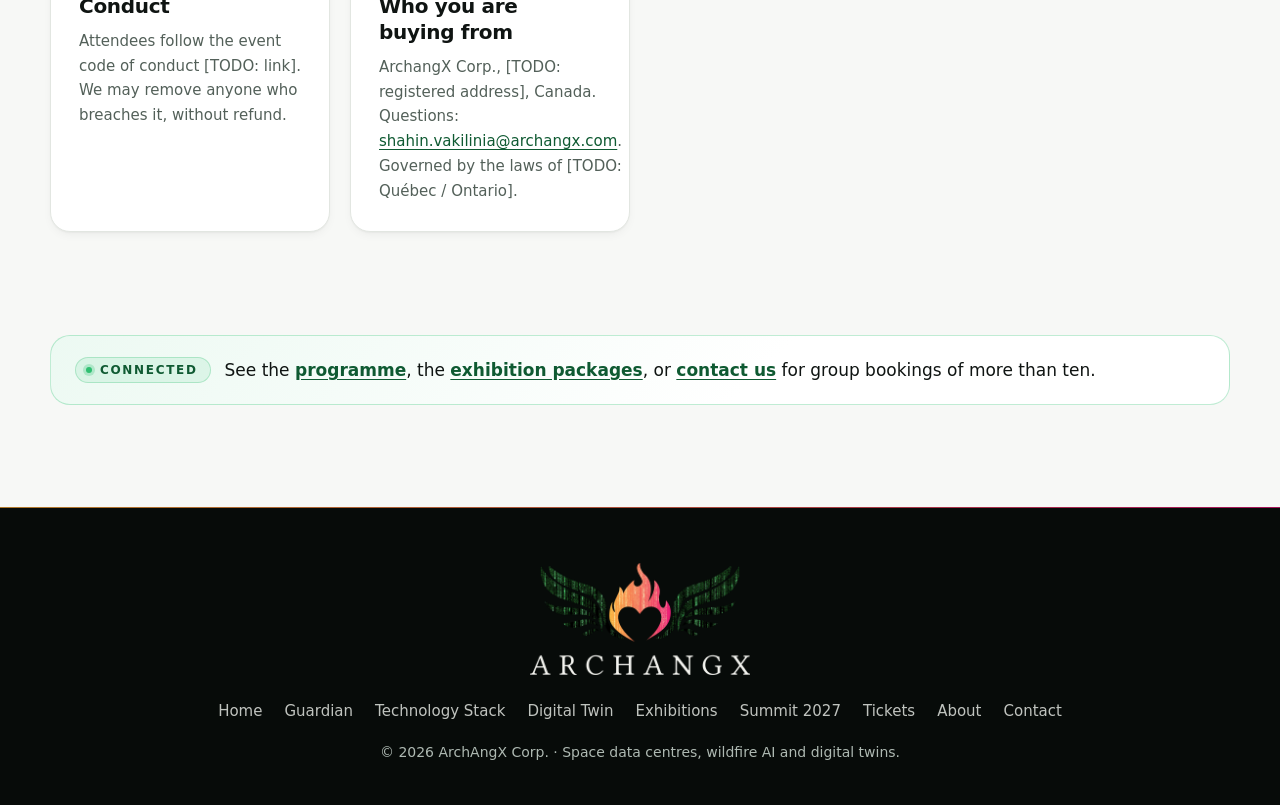
<file: site/summit-tickets.html>
<!doctype html>
<html lang="en">
<head>
<meta charset="utf-8">
<meta name="viewport" content="width=device-width, initial-scale=1">
<title>Tickets — Seraphim Summit 2027 — ArchangX</title>
<meta name="description" content="Tickets for Seraphim Summit 2027 in Toronto and Montreal: summit passes, student and livestream passes, hackathon entry and exhibition booths. Secure payment through Stripe.">
<link rel="icon" href="assets/favicon.ico" sizes="any">
<link rel="apple-touch-icon" href="assets/apple-touch-icon.png">
<meta property="og:title" content="Tickets — Seraphim Summit 2027">
<meta property="og:description" content="Summit passes, student and livestream passes, hackathon entry and exhibition booths for Seraphim Summit 2027, Toronto and Montreal.">
<meta property="og:image" content="https://www.archangx.com/assets/logo.png">
<link rel="canonical" href="https://www.archangx.com/summit-tickets.html">
<link rel="stylesheet" href="assets/style.css">
</head>
<body>
<header class="site">
  <div class="wrap bar">
    <a class="brand" href="index.html" aria-label="ArchangX home"><img src="assets/emblem-96.png" alt="" width="64" height="25">ARCHANGX</a>
    <nav class="main" aria-label="Pages"><a href="index.html">Home</a><a href="guardian.html">Guardian</a><a href="technology-stack.html">Technology Stack</a><a href="digital-twin.html">Digital Twin</a><a href="exhibitions.html">Exhibitions</a><a href="summit-2027.html">Summit 2027</a><a href="summit-tickets.html" aria-current="page">Tickets</a><a href="about.html">About</a><a href="contact.html">Contact</a></nav>
  </div>
</header>
<main>
<div class="wrap page-hero">
  <div class="crumbs"><a href="index.html">Home</a> / <a href="summit-2027.html">Seraphim Summit 2027</a> / Tickets</div>
  <span class="eyebrow">Toronto 21–22 June · Montreal 14–15 July 2027</span>
  <h1>Tickets for <span class="flame-text">Seraphim Summit 2027</span></h1>
  <p>One ticket covers one edition, Toronto or Montreal: you choose the city at checkout. Payment is handled by Stripe on a secure, Stripe-hosted page; ArchangX never sees your card details. Prices are in Canadian dollars, plus applicable taxes.</p>
  <div class="actions"><a class="btn" href="#passes">Passes</a><a class="btn ghost" href="exhibitions.html#exhibit">Exhibition booths</a></div>
</div>

<section class="block">
  <div class="wrap">
    <div class="head"><span class="eyebrow">How it works</span><h2>Three steps, no account needed</h2></div>
    <ol class="steps three">
      <li><div><h3>Choose a pass</h3><p>Pick the ticket type below and the number of people (up to ten per order).</p></div></li>
      <li><div><h3>Pay on Stripe</h3><p>Checkout opens on <b>buy.stripe.com</b>. Choose your edition, enter the attendee names and pay by card, Apple Pay or Google Pay.</p></div></li>
      <li><div><h3>Keep the receipt</h3><p>Stripe emails your receipt at once; it is your proof of purchase. We email the practical details about two weeks before the event.</p></div></li>
    </ol>
  </div>
</section>

<section class="block" id="passes">
  <div class="wrap">
    <div class="head"><span class="eyebrow">Passes</span><h2>Summit, student, livestream and hackathon</h2>
      <p>Prices and availability on this page come straight from our Stripe catalogue. Free registration for Canadian Space Agency, Telesat and MDA Space staff continues on the <a href="summit-2027.html#register">Summit page</a>.</p></div>
    <!-- tickets:start (generated by tools/render_tickets.py from site/data/summit-tickets.json; do not edit by hand) -->
    <div class="cards tickets">
      <article class="card ticket" id="t-summit-early-bird"><span class="tag comingsoon">Coming soon</span><h3>Summit pass (early bird)</h3><p class="price tba">Price to be announced</p><ul class="ticks"><li>Day 1 conference and exhibition hall</li><li>Opening keynote and eight panels</li><li>Lunch, breaks and the evening celebration</li><li>Day 2 hackathon as a spectator</li></ul><a class="btn ghost" href="mailto:shahin.vakilinia@archangx.com?subject=Tickets:%20Seraphim%20Summit%202027%20summit-early-bird">Email us to be told when sales open</a></article>
      <article class="card ticket" id="t-summit-standard"><span class="tag comingsoon">Coming soon</span><h3>Summit pass (standard)</h3><p class="price tba">Price to be announced</p><ul class="ticks"><li>Day 1 conference and exhibition hall</li><li>Opening keynote and eight panels</li><li>Lunch, breaks and the evening celebration</li><li>Day 2 hackathon as a spectator</li></ul><a class="btn ghost" href="mailto:shahin.vakilinia@archangx.com?subject=Tickets:%20Seraphim%20Summit%202027%20summit-standard">Email us to be told when sales open</a></article>
      <article class="card ticket" id="t-summit-student"><span class="tag comingsoon">Coming soon</span><h3>Summit pass (student / academic)</h3><p class="price tba">Price to be announced</p><ul class="ticks"><li>Everything in the Summit pass</li><li>Poster session slot for research or student work</li><li>Valid student or academic ID checked at the door</li></ul><a class="btn ghost" href="mailto:shahin.vakilinia@archangx.com?subject=Tickets:%20Seraphim%20Summit%202027%20summit-student">Email us to be told when sales open</a></article>
      <article class="card ticket" id="t-summit-virtual"><span class="tag comingsoon">Coming soon</span><h3>Livestream pass</h3><p class="price tba">Price to be announced</p><ul class="ticks"><li>Live stream of the keynote and all eight panels</li><li>Recordings for 30 days after the event</li><li>Online access to the hackathon demos and prizes</li></ul><a class="btn ghost" href="mailto:shahin.vakilinia@archangx.com?subject=Tickets:%20Seraphim%20Summit%202027%20summit-virtual">Email us to be told when sales open</a></article>
      <article class="card ticket" id="t-hackathon"><span class="tag comingsoon">Coming soon</span><h3>Hackathon entry (22 June 2027)</h3><p class="price tba">Price to be announced</p><ul class="ticks"><li>Day 2 hackathon on the Seraphim digital twin, on site or online</li><li>Track briefings, mentor office hours and judging</li><li>Lunch on site</li></ul><a class="btn ghost" href="mailto:shahin.vakilinia@archangx.com?subject=Tickets:%20Seraphim%20Summit%202027%20hackathon">Email us to be told when sales open</a></article>
    </div>
    <!-- tickets:end -->
  </div>
</section>

<section class="block">
  <div class="wrap two">
    <div class="head"><span class="eyebrow">Exhibiting</span><h2>Booths and exhibitor passes</h2>
      <p>Booth packages and additional staff passes are on the <a href="exhibitions.html#exhibit">Exhibitions page</a>. Sponsors whose package includes a booth do not need to buy one.</p></div>
    <div class="head" id="invoice"><span class="eyebrow">Paying by invoice</span><h2>Organisations that cannot pay by card</h2>
      <p>Universities, agencies and large companies can ask for an invoice payable by bank transfer. <a href="mailto:shahin.vakilinia@archangx.com?subject=Invoice%20request%3A%20Seraphim%20Summit%202027%20tickets">Request an invoice</a> with the ticket types, quantities, edition and your billing details; we reply within two business days.</p></div>
  </div>
</section>

<section class="block legal" id="refunds">
  <div class="wrap two">
    <div class="head"><span class="eyebrow">Refunds and cancellation</span><h2>Changed your plans?</h2>
      <p><span class="tag pending">Pending legal review</span> The final policy is set by ArchangX and reviewed before sales open. The outline below is the working draft.</p></div>
    <ul class="ticks">
      <li><b>Refund window.</b> [TODO: e.g. full refund up to 30 days before the event; 50% up to 14 days before; no refund after that.]</li>
      <li><b>Transfers.</b> A ticket can be transferred to a colleague free of charge until [TODO: 7 days] before the event; email us the new attendee's name.</li>
      <li><b>Switching edition.</b> Toronto and Montreal tickets can be swapped subject to availability.</li>
      <li><b>If we cancel or move the event</b>, every ticket is refunded in full to the original payment method.</li>
      <li>Refunds are issued through Stripe and appear on your statement within 5–10 business days. See the <a href="#terms">terms of sale</a>.</li>
    </ul>
  </div>
</section>

<section class="block night legal" id="privacy">
  <div class="wrap two">
    <div class="head"><span class="eyebrow">Privacy</span><h2>What we receive when you buy</h2>
      <p>Payment is processed by Stripe Payments Canada, Ltd. on Stripe's servers; ArchangX never sees or stores your card number. From each order we receive your name, email address, billing address, organisation, the edition you chose, the names of any other attendees, any dietary or accessibility needs you enter, and the order amount.</p></div>
    <div class="head"><span class="eyebrow">How it is used</span><h2>Only for this event</h2>
      <p>We use these details to run the event: badges, check-in, catering, accessibility arrangements and practical emails about the event you bought a ticket for. We do not sell or share them, and we do not add you to a marketing list without a separate opt-in. Data is kept until 90 days after the event, except what tax law requires us to keep. Under Québec's Law 25 and PIPEDA you can ask to see, correct or delete your data: <a href="mailto:shahin.vakilinia@archangx.com">shahin.vakilinia@archangx.com</a>. Stripe's own notice: <a href="https://stripe.com/en-ca/privacy" rel="noopener">stripe.com/en-ca/privacy</a>.</p></div>
  </div>
</section>

<section class="block legal" id="terms">
  <div class="wrap">
    <div class="head"><span class="eyebrow">Terms of sale</span><h2>The short version</h2>
      <p><span class="tag pending">Pending legal review</span> Headings and placeholders for the terms that will apply to every ticket. Wording to be confirmed with counsel before sales open (SCRUM-1381).</p></div>
    <div class="cards">
      <div class="card"><span class="tag">1</span><h3>What a ticket is</h3><p>Admission for one named person to the edition chosen at checkout, with what the ticket card lists. Tickets are not resold at a profit; we may cancel resold tickets.</p></div>
      <div class="card"><span class="tag">2</span><h3>Prices and taxes</h3><p>Prices are in Canadian dollars. GST/HST and QST are added at checkout where they apply, and shown before you pay. [TODO: tax registration numbers.]</p></div>
      <div class="card"><span class="tag">3</span><h3>Refunds and transfers</h3><p>As set out under <a href="#refunds">Refunds and cancellation</a>.</p></div>
      <div class="card"><span class="tag">4</span><h3>Changes to the programme</h3><p>Speakers, panels and venues may change. A change of speaker or venue within the same city is not grounds for a refund.</p></div>
      <div class="card"><span class="tag">5</span><h3>Conduct</h3><p>Attendees follow the event code of conduct [TODO: link]. We may remove anyone who breaches it, without refund.</p></div>
      <div class="card"><span class="tag">6</span><h3>Who you are buying from</h3><p>ArchangX Corp., [TODO: registered address], Canada. Questions: <a href="mailto:shahin.vakilinia@archangx.com">shahin.vakilinia@archangx.com</a>. Governed by the laws of [TODO: Québec / Ontario].</p></div>
    </div>
  </div>
</section>

<section class="block"><div class="wrap"><div class="connected"><span class="eyebrow">Connected</span>
  <span>See the <a href="summit-2027.html">programme</a>, the <a href="exhibitions.html#exhibit">exhibition packages</a>, or <a href="contact.html">contact us</a> for group bookings of more than ten.</span></div></div></section>
</main>
<footer class="site">
  <div class="wrap">
    <img src="assets/logo-dark.png" alt="ArchangX" width="280" height="142">
    <nav aria-label="Footer"><a href="index.html">Home</a><a href="guardian.html">Guardian</a><a href="technology-stack.html">Technology Stack</a><a href="digital-twin.html">Digital Twin</a><a href="exhibitions.html">Exhibitions</a><a href="summit-2027.html">Summit 2027</a><a href="summit-tickets.html">Tickets</a><a href="about.html">About</a><a href="contact.html">Contact</a></nav>
    <p>© <span class="year">2026</span> ArchAngX Corp. · Space data centres, wildfire AI and digital twins.</p>
  </div>
</footer>
<script>document.querySelectorAll(".year").forEach(e => e.textContent = new Date().getFullYear());</script>
</body>
</html>
</file>
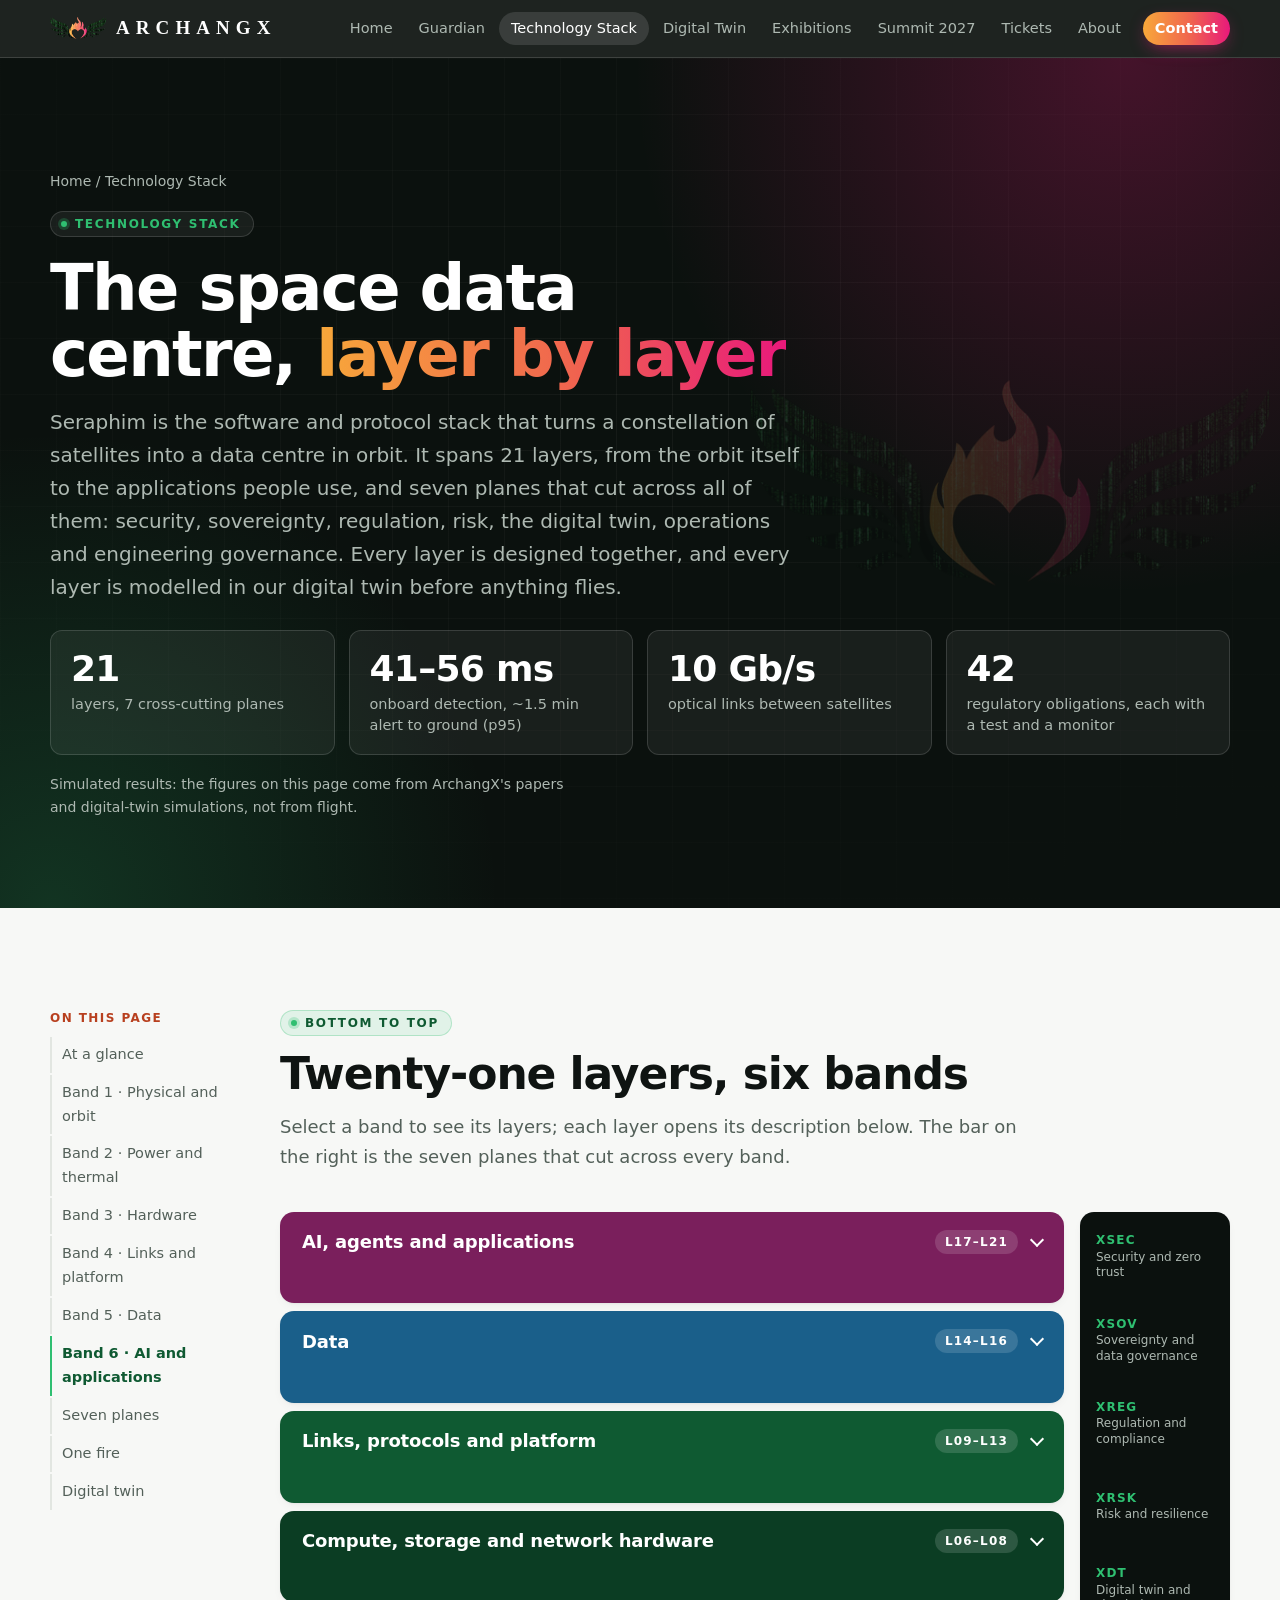
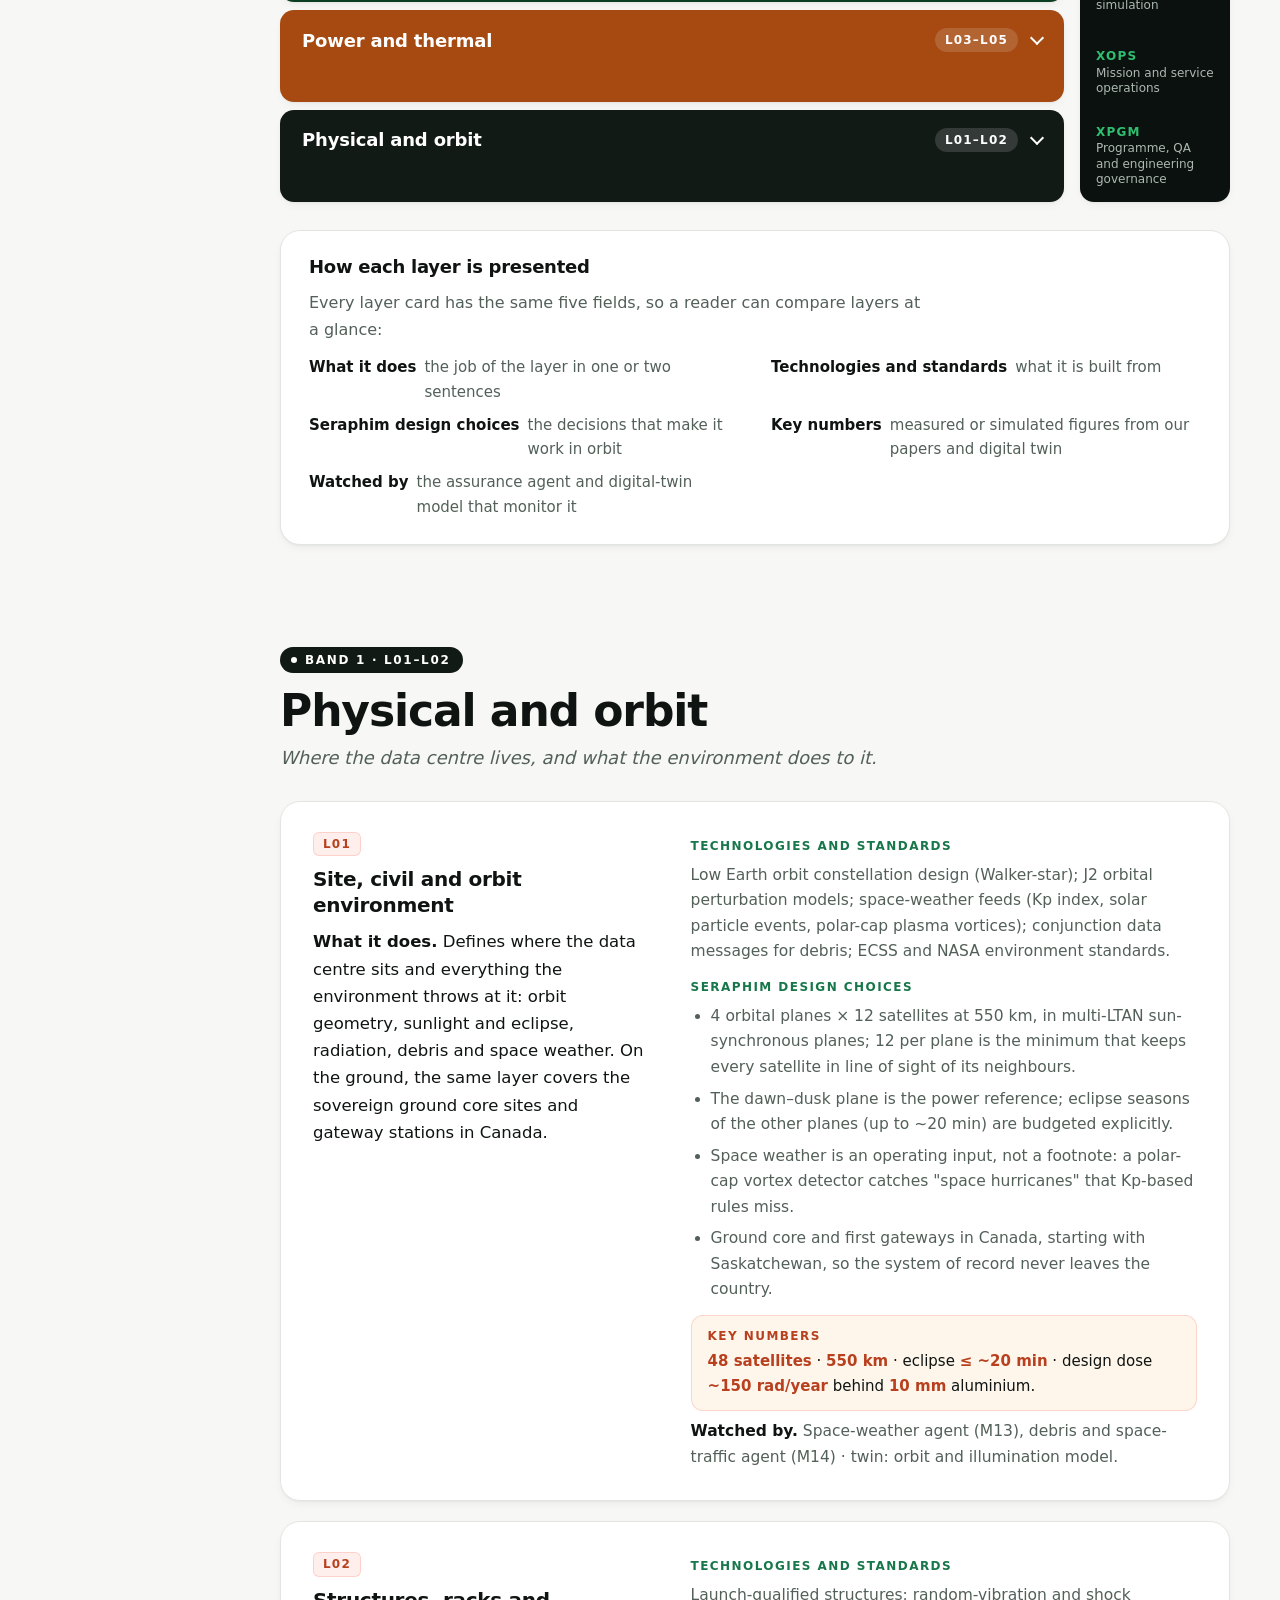
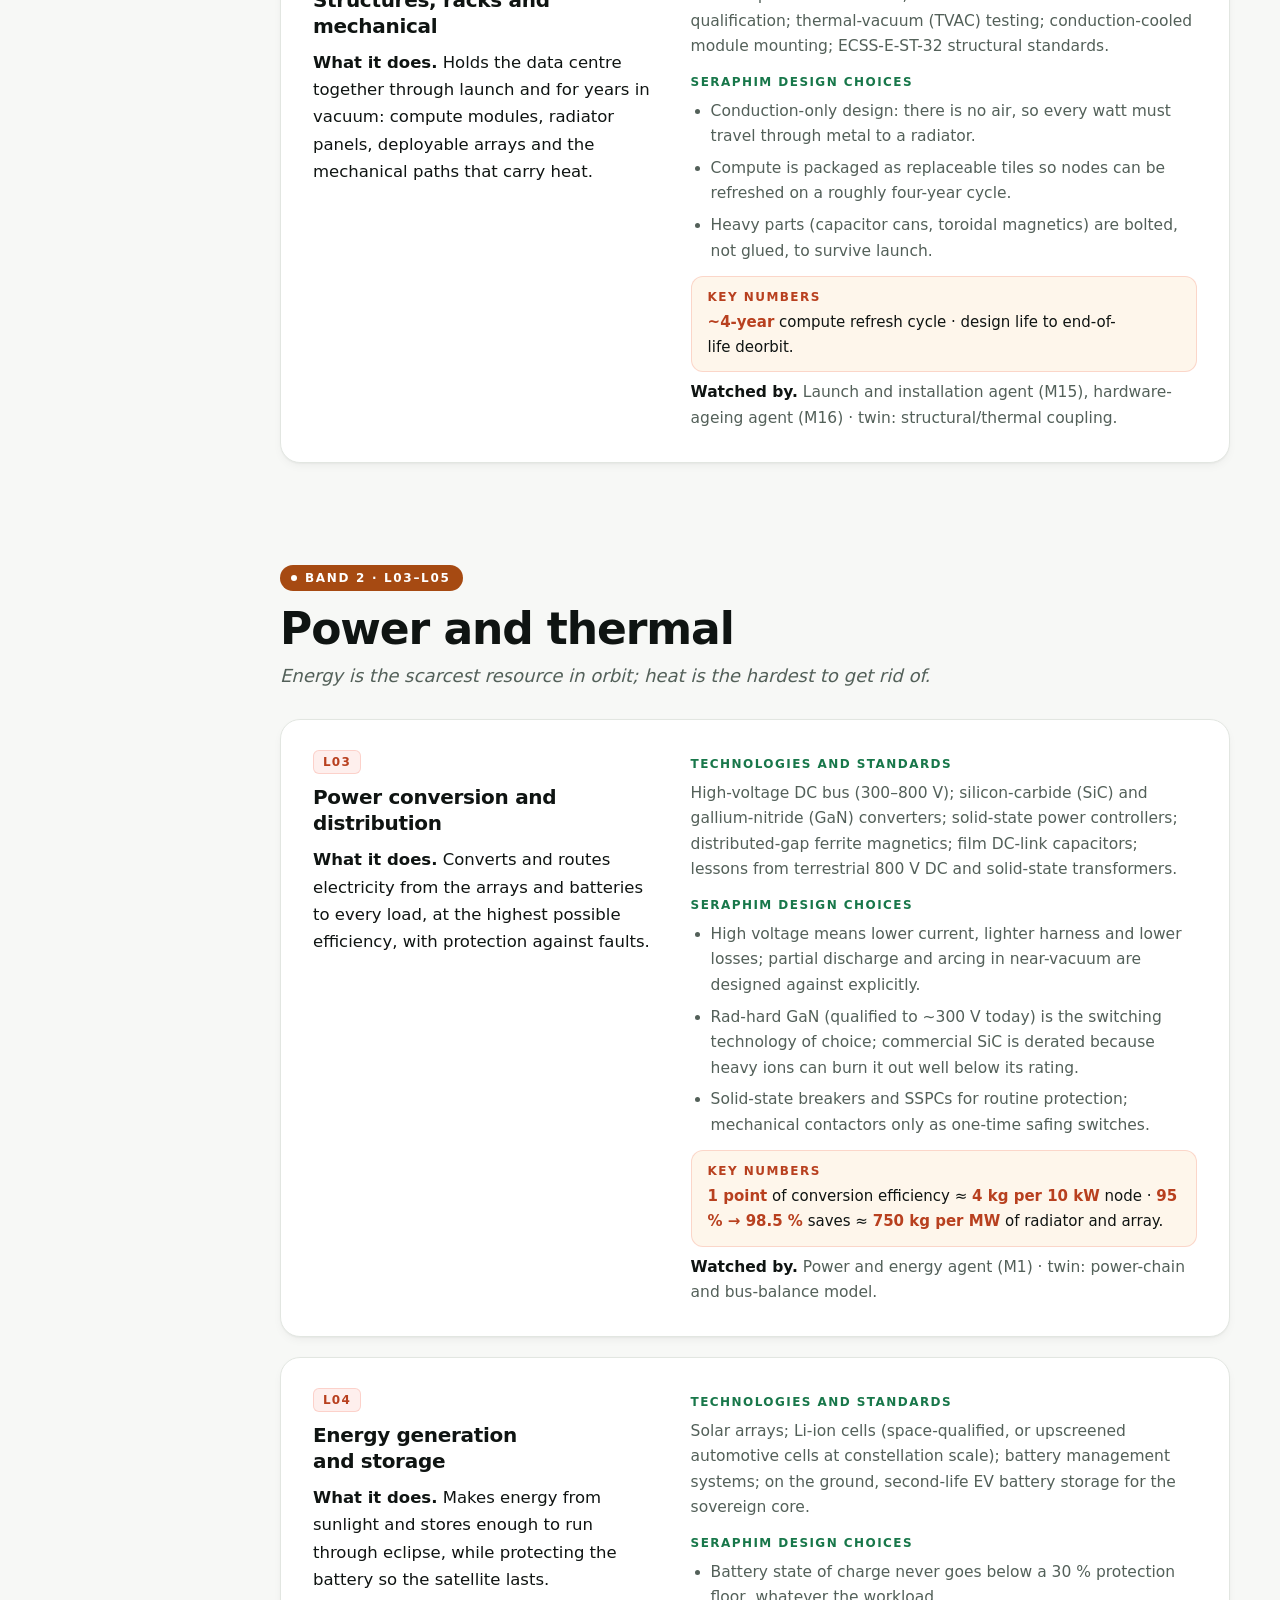
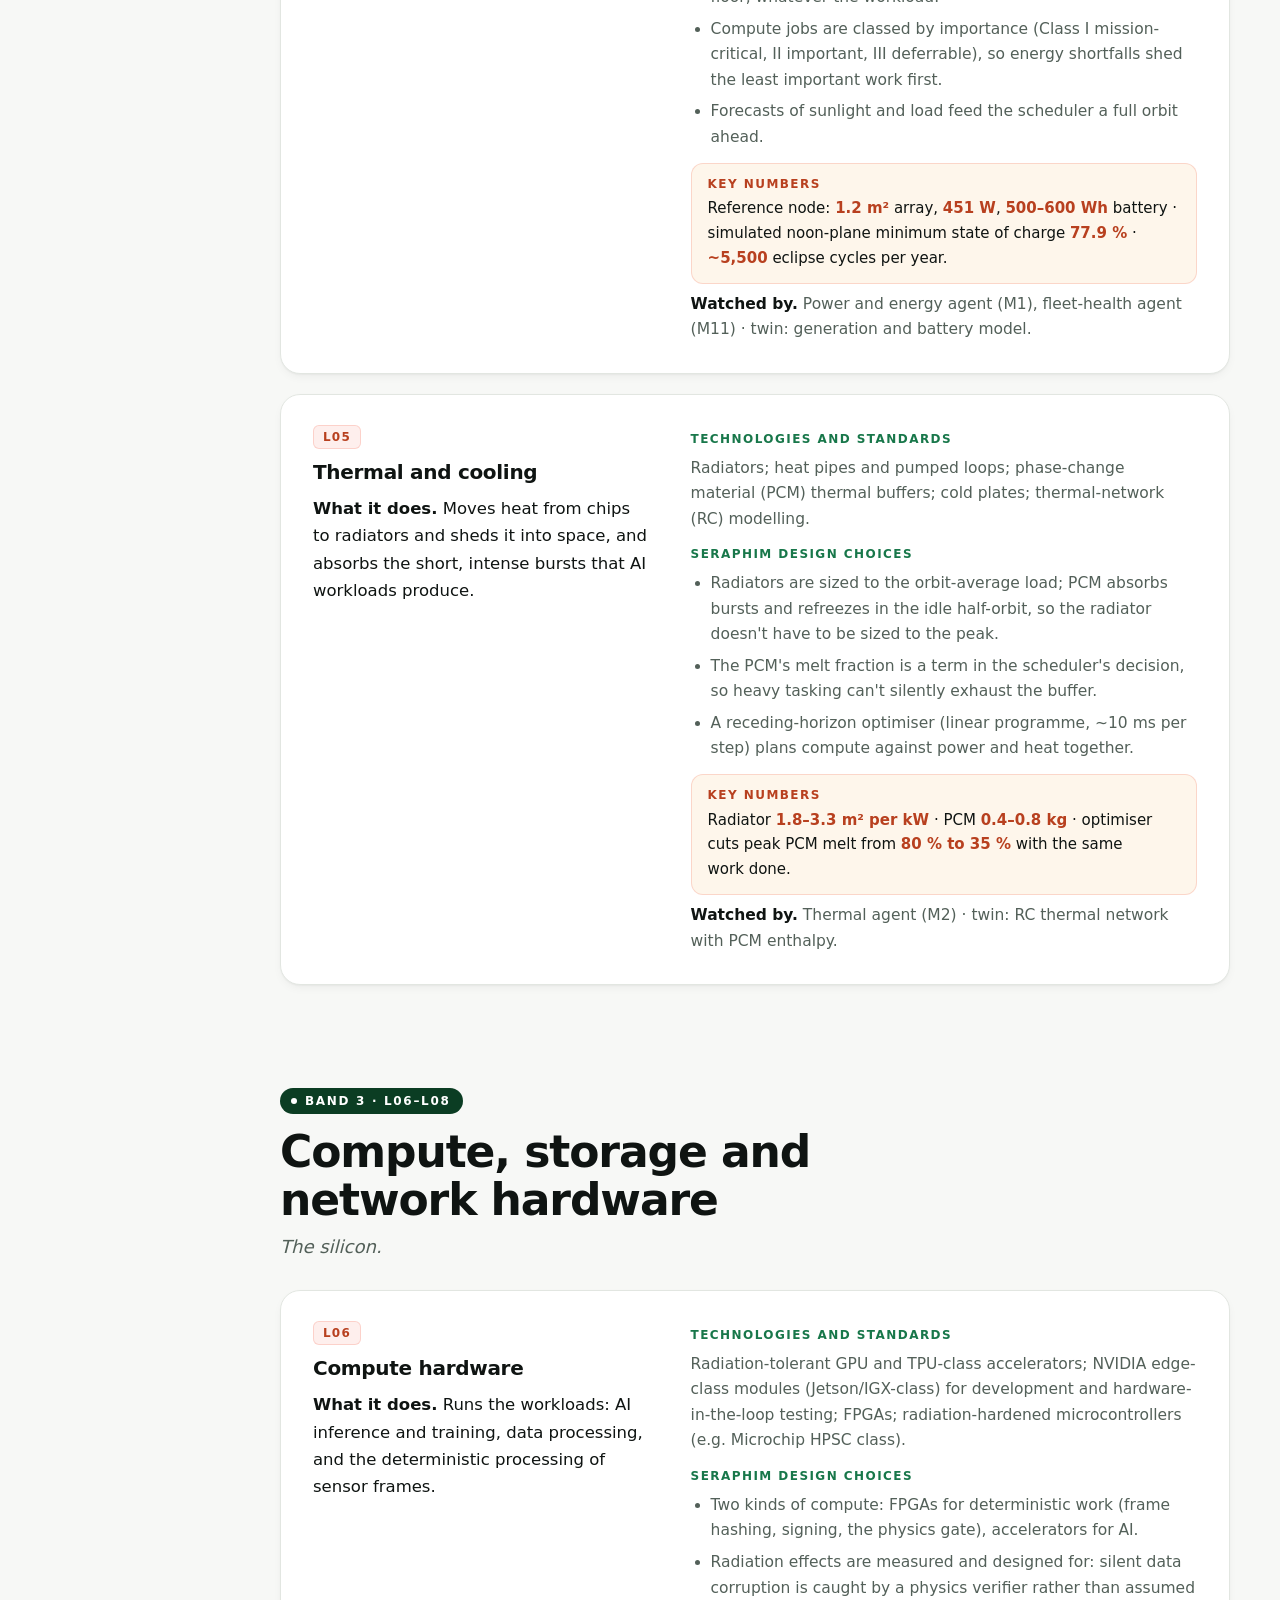
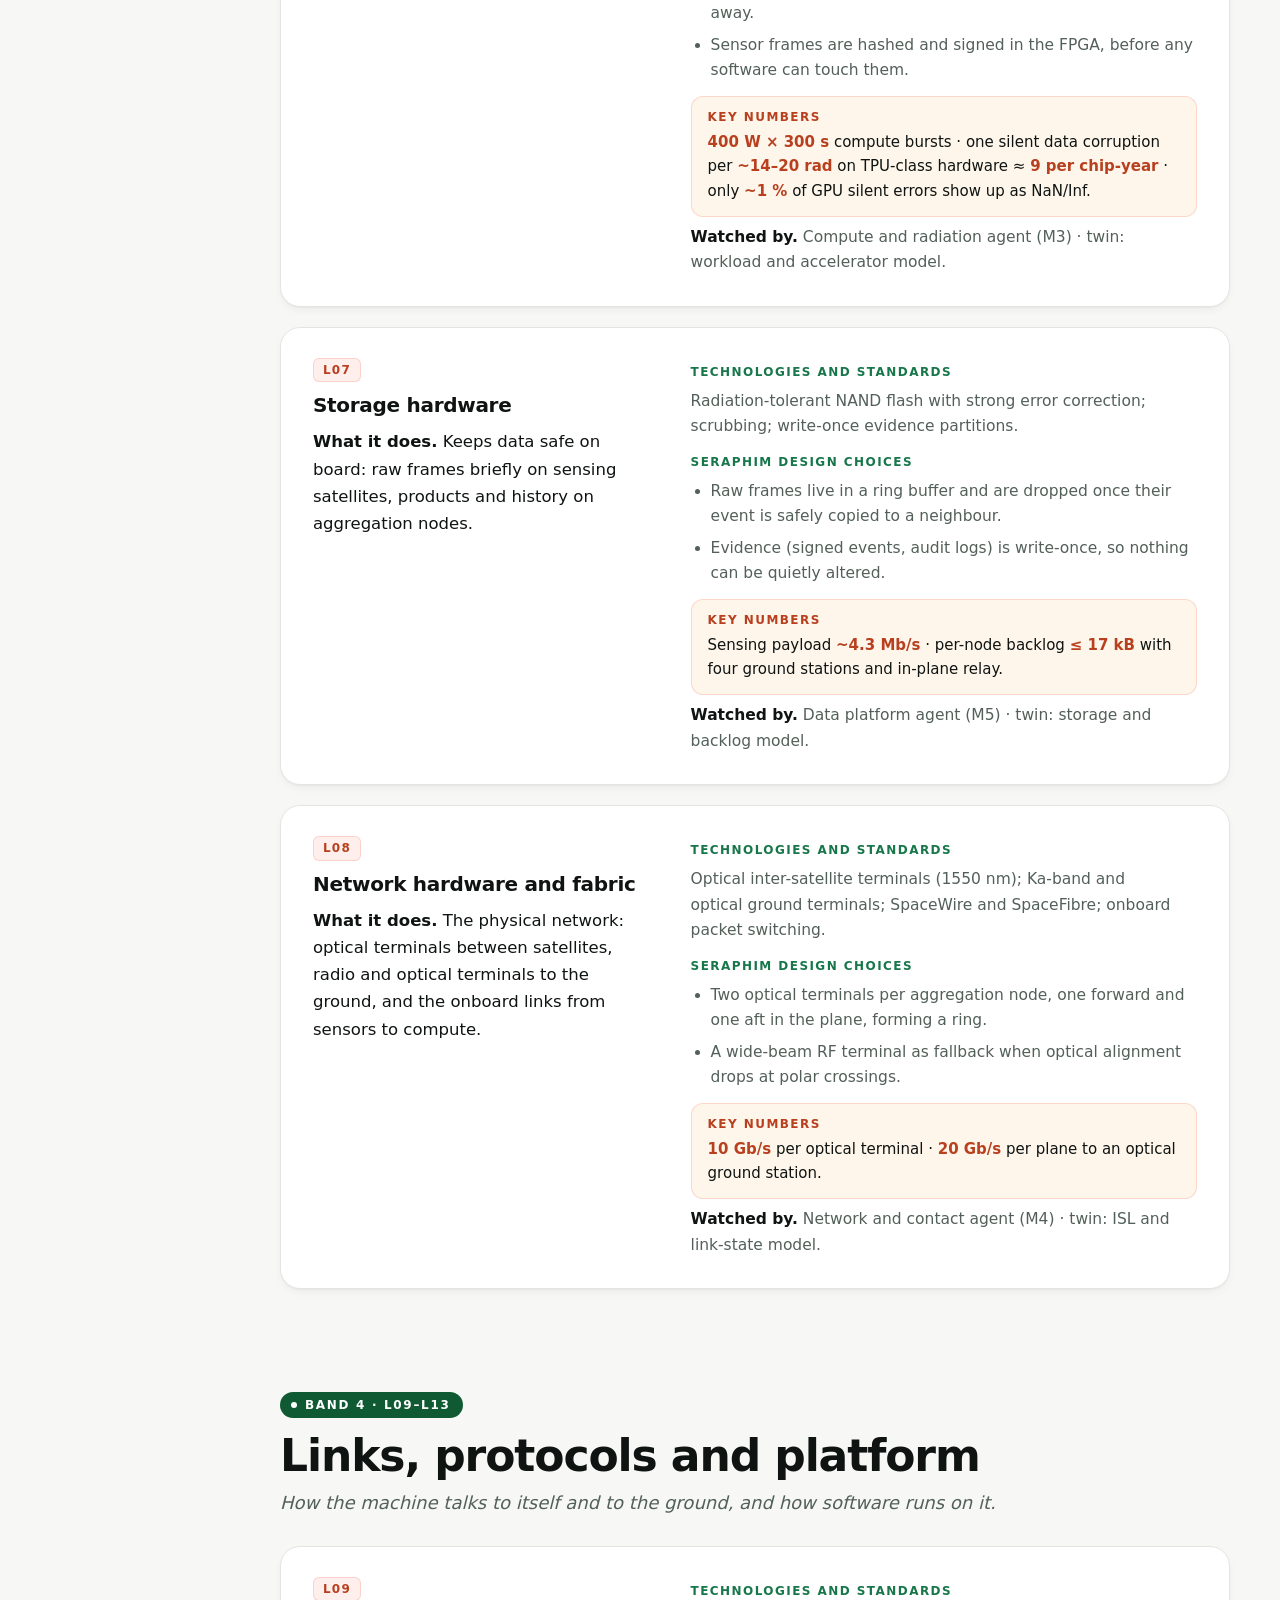
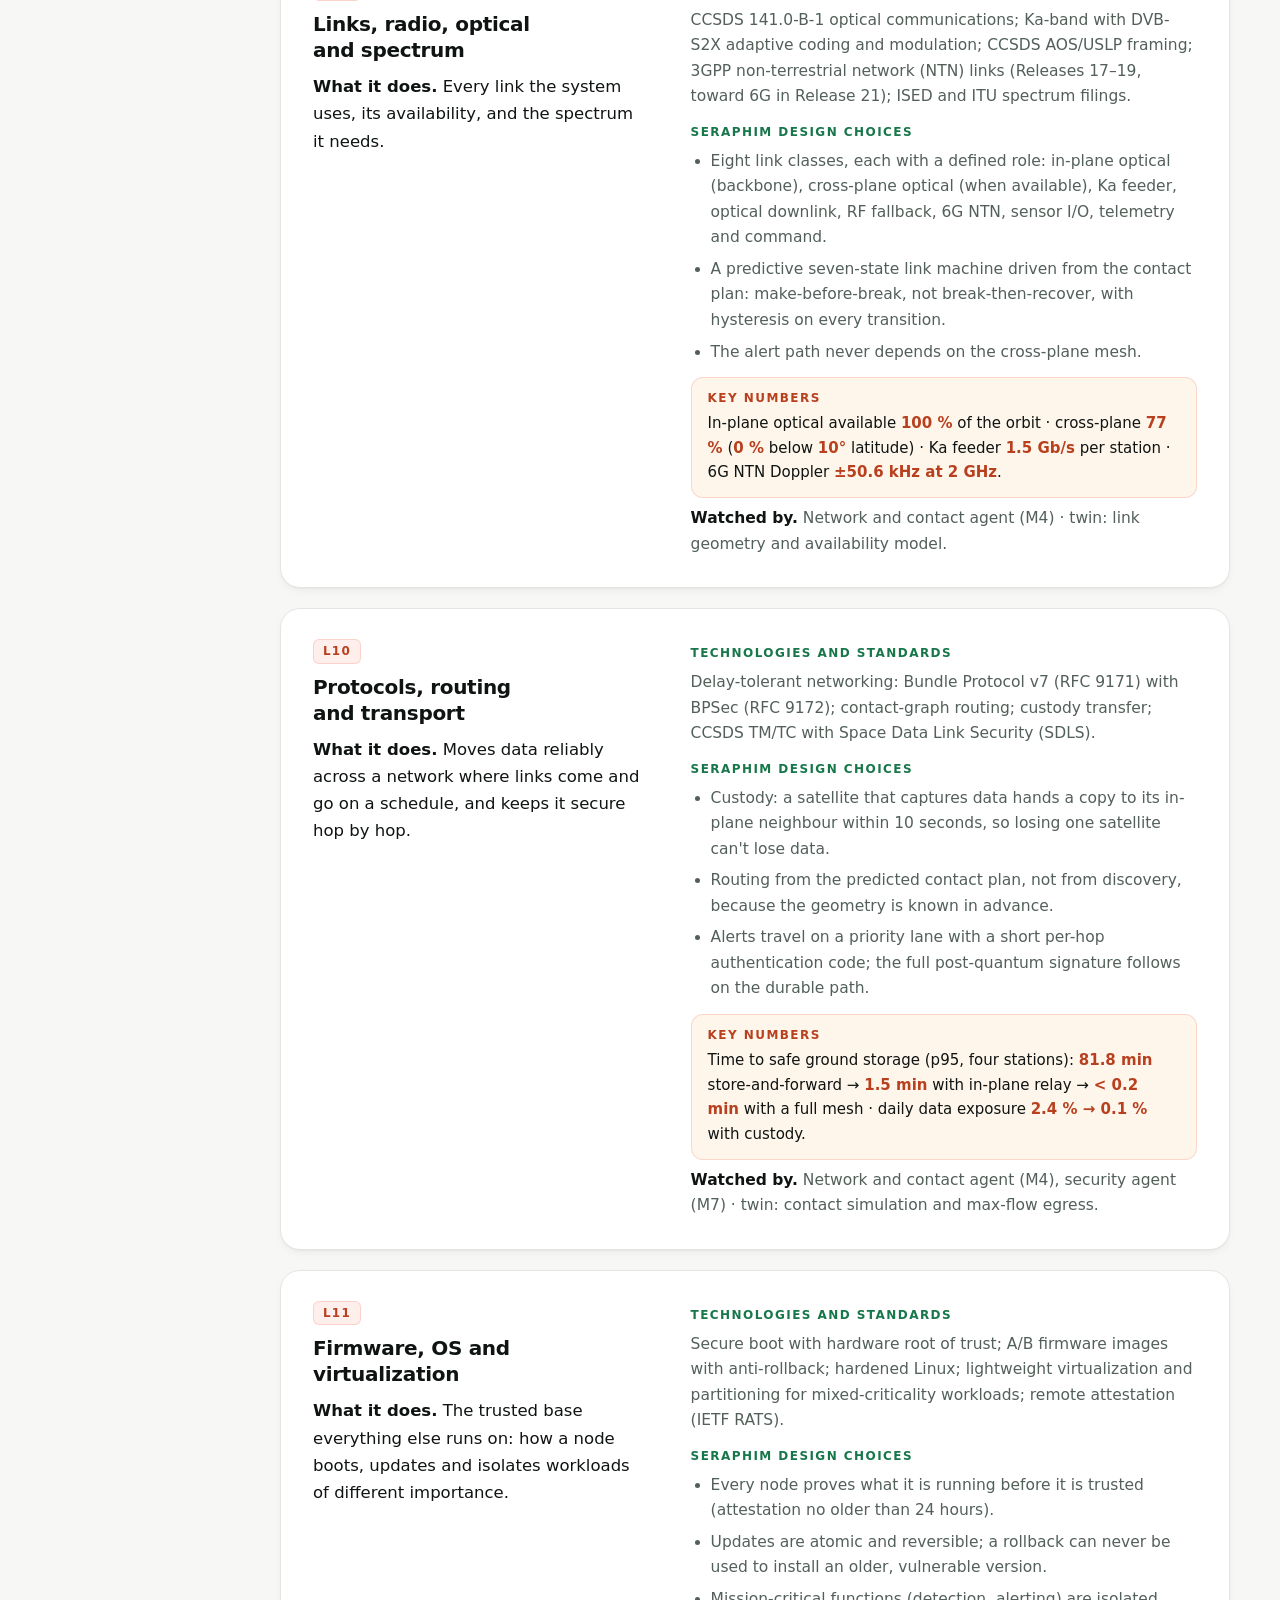
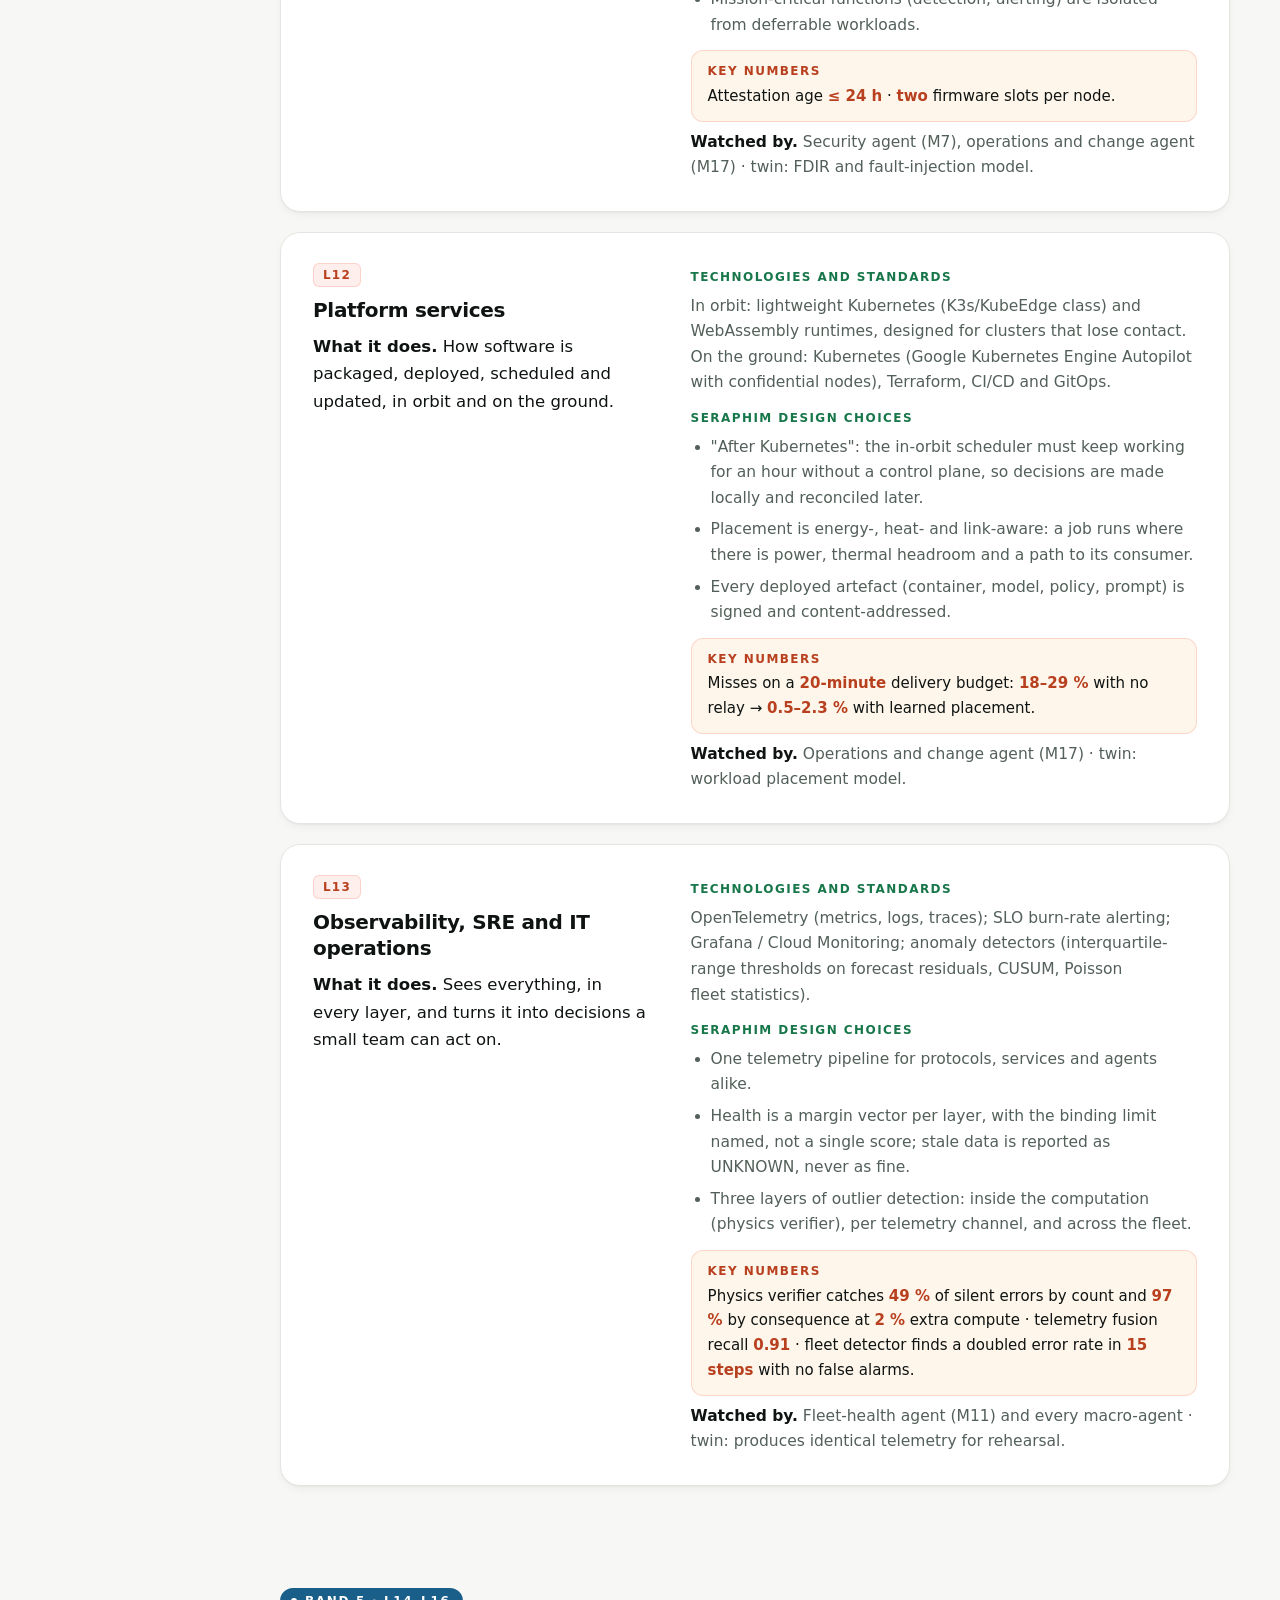
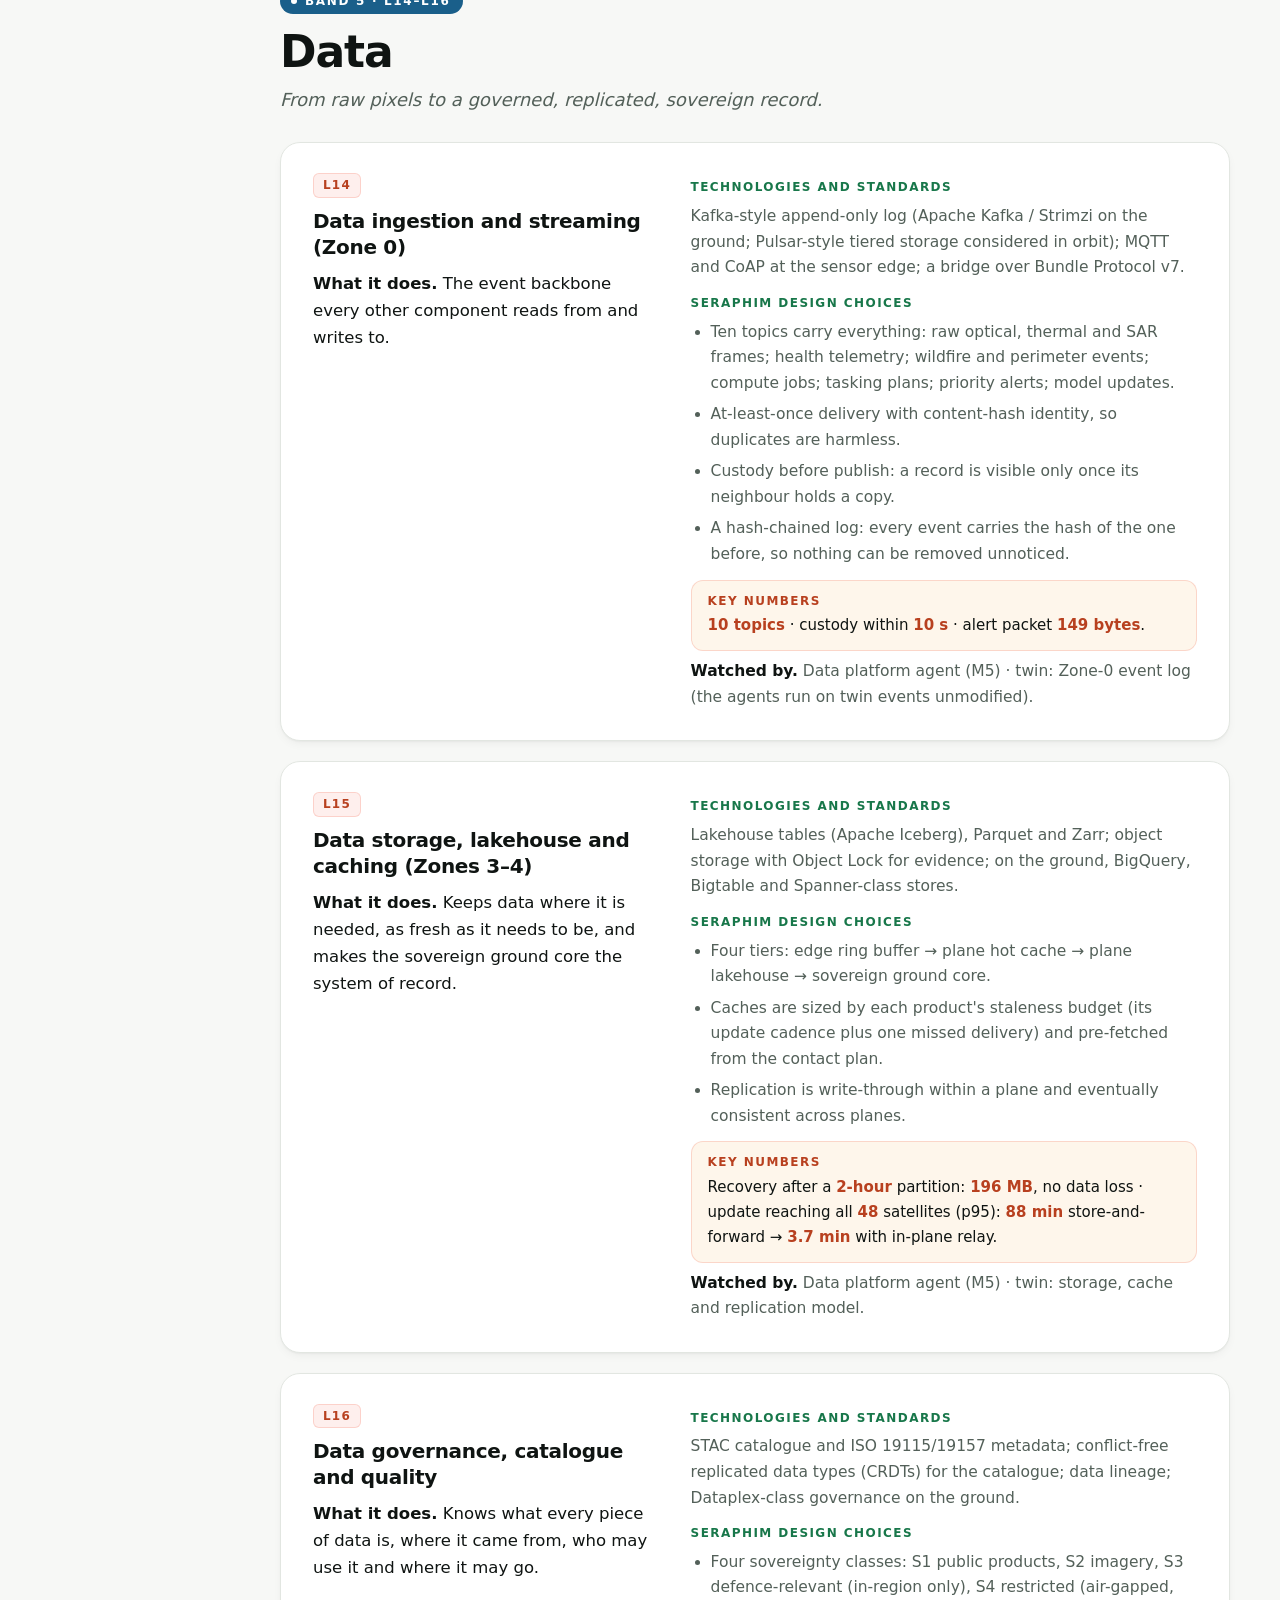
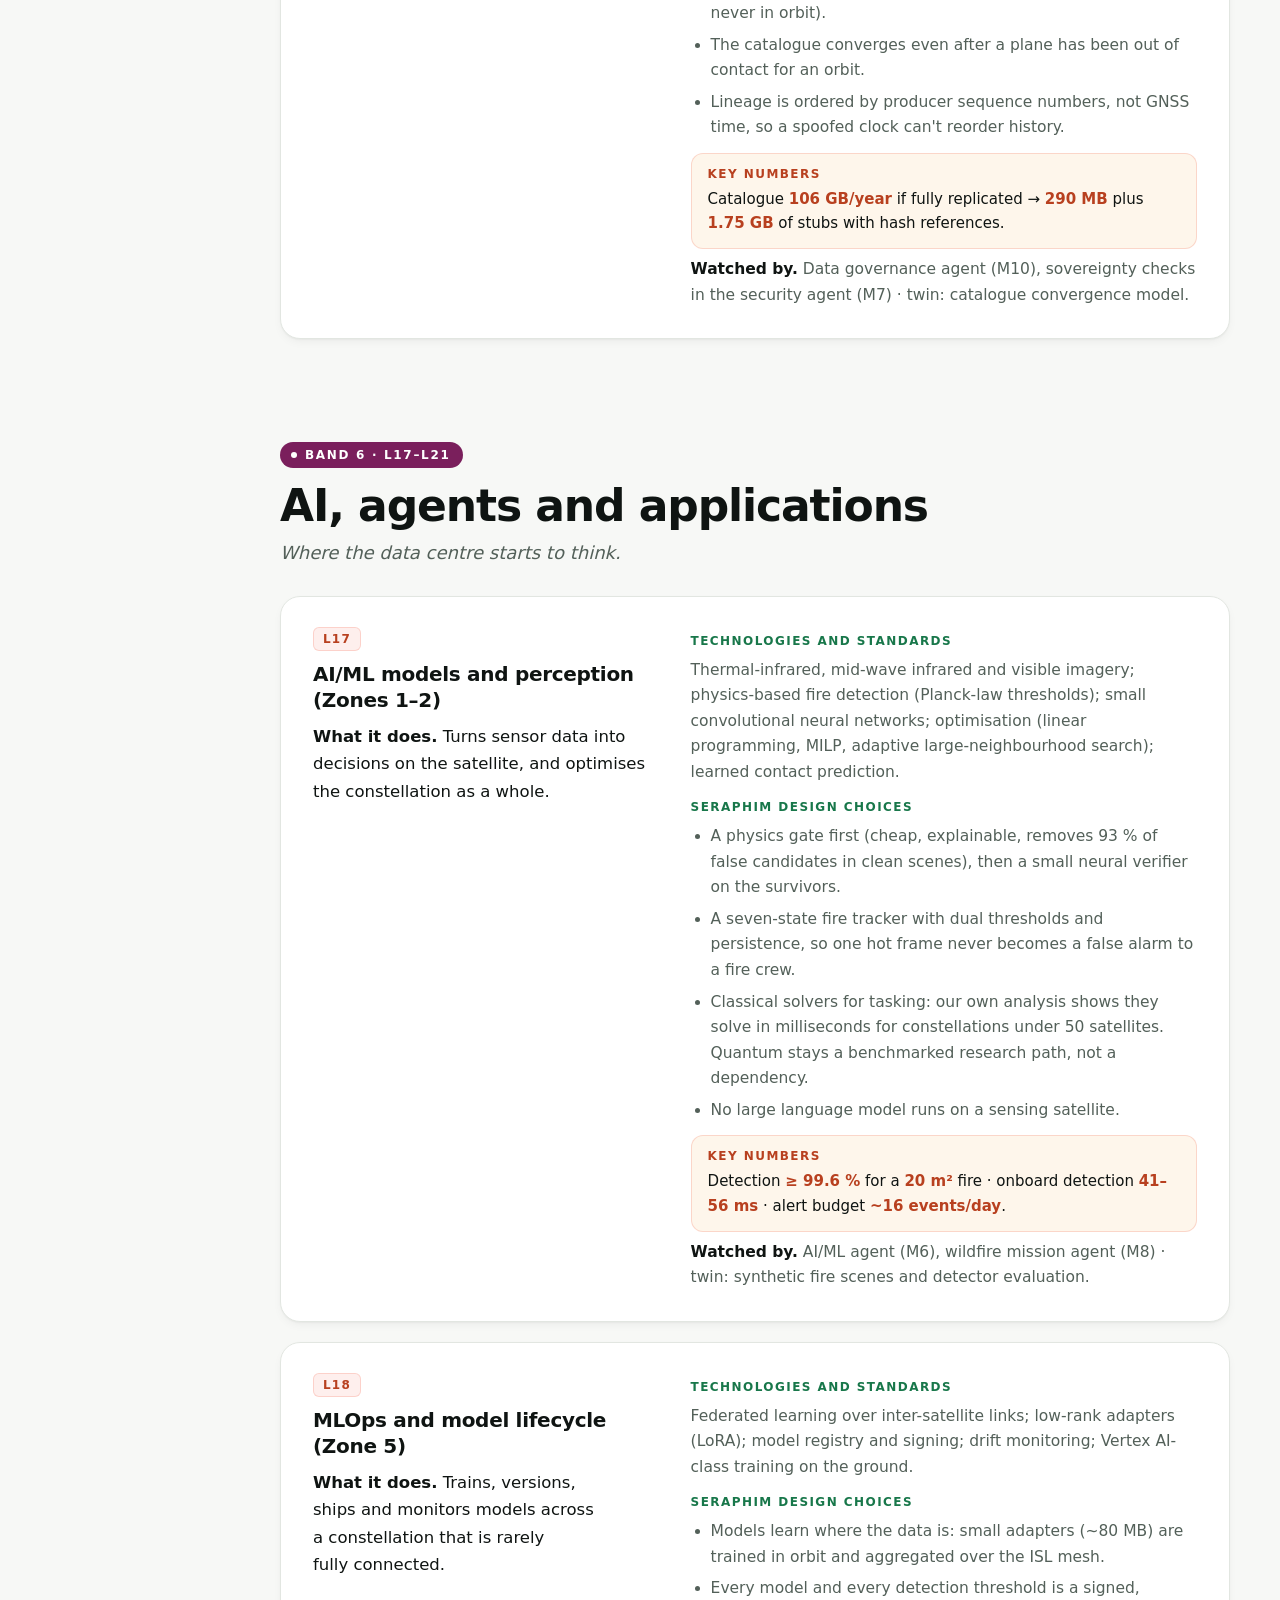
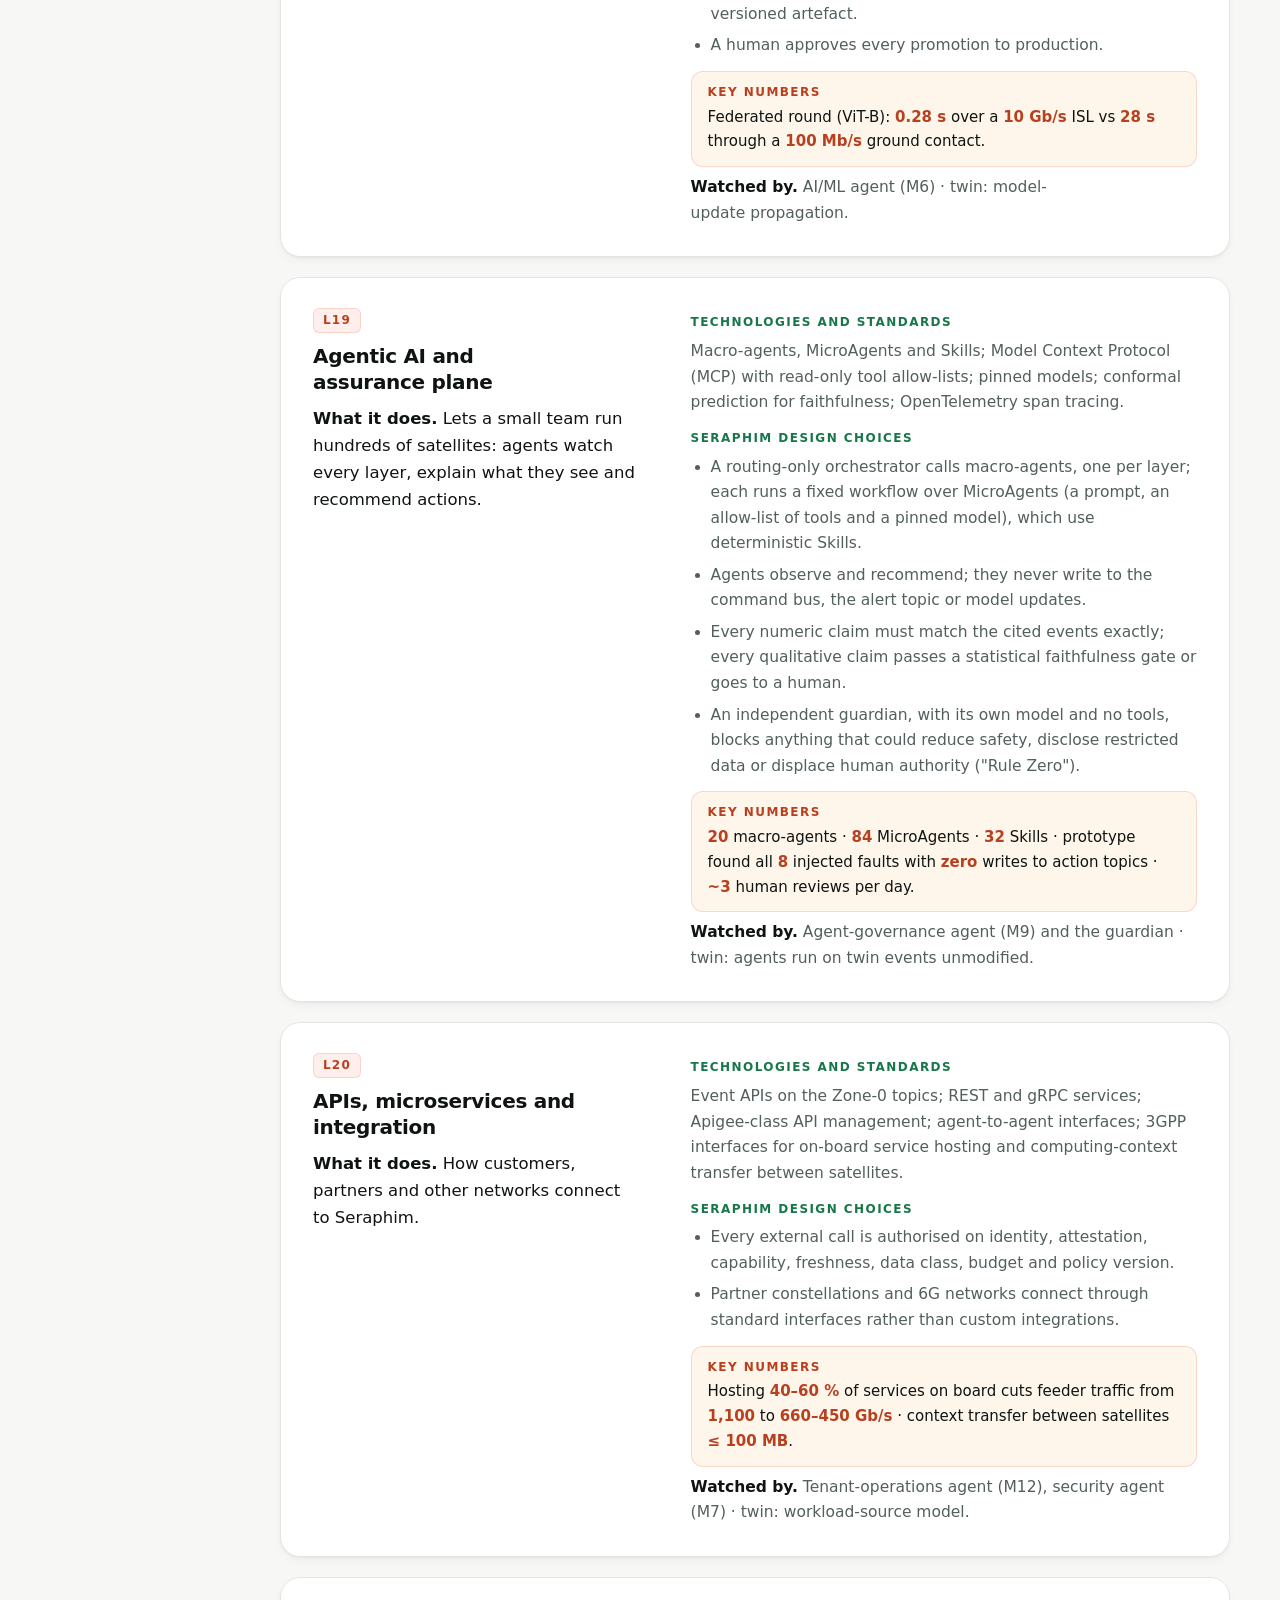
<file: site/technology-stack.html>
<!doctype html>
<html lang="en">
<head>
<meta charset="utf-8">
<meta name="viewport" content="width=device-width, initial-scale=1">
<title>Seraphim Technology Stack: 21 layers of a space data centre — ArchangX</title>
<meta name="description" content="Seraphim, ArchangX's space data centre stack: 21 layers in six bands, from orbit and power to data, AI and agents, plus seven planes that cut across all of them.">
<link rel="icon" href="assets/favicon.ico" sizes="any">
<link rel="apple-touch-icon" href="assets/apple-touch-icon.png">
<meta property="og:title" content="Seraphim Technology Stack: 21 layers of a space data centre — ArchangX">
<meta property="og:description" content="How a constellation of satellites becomes a data centre in orbit: 21 layers, 7 cross-cutting planes, 10 Gb/s optical links and an alert on the ground in about 1.5 minutes. Every layer modelled before it flies.">
<meta property="og:image" content="https://www.archangx.com/assets/logo.png">
<link rel="canonical" href="https://www.archangx.com/technology-stack.html">
<link rel="stylesheet" href="assets/style.css">
</head>
<body>
<header class="site">
  <div class="wrap bar">
    <a class="brand" href="index.html" aria-label="ArchangX home"><img src="assets/emblem-96.png" alt="" width="64" height="25">ARCHANGX</a>
    <nav class="main" aria-label="Pages"><a href="index.html">Home</a><a href="guardian.html">Guardian</a><a href="technology-stack.html" aria-current="page">Technology Stack</a><a href="digital-twin.html">Digital Twin</a><a href="exhibitions.html">Exhibitions</a><a href="summit-2027.html">Summit 2027</a><a href="summit-tickets.html">Tickets</a><a href="about.html">About</a><a href="contact.html">Contact</a></nav>
  </div>
</header>
<main>
<div class="wrap page-hero">
  <div class="crumbs"><a href="index.html">Home</a> / Technology Stack</div>
  <span class="eyebrow">Technology Stack</span>
  <h1>The space data centre, <span class="flame-text">layer by layer</span></h1>
  <p>Seraphim is the software and protocol stack that turns a constellation of satellites into a data centre in orbit. It spans 21 layers, from the orbit itself to the applications people use, and seven planes that cut across all of them: security, sovereignty, regulation, risk, the digital twin, operations and engineering governance. Every layer is designed together, and every layer is modelled in our digital twin before anything flies.</p>
  <dl class="stats" aria-label="Key figures">
    <div><dt>21</dt><dd>layers, 7 cross-cutting planes</dd></div>
    <div><dt>41–56 ms</dt><dd>onboard detection, ~1.5 min alert to ground (p95)</dd></div>
    <div><dt>10 Gb/s</dt><dd>optical links between satellites</dd></div>
    <div><dt>42</dt><dd>regulatory obligations, each with a test and a monitor</dd></div>
  </dl>
  <p class="stats-note">Simulated results: the figures on this page come from ArchangX's papers and digital-twin simulations, not from flight.</p>
</div>

<div class="wrap withtoc">
<nav class="toc" aria-label="On this page">
  <b>On this page</b>
  <a href="#glance">At a glance</a>
  <a href="#band1">Band 1 · Physical and orbit</a>
  <a href="#band2">Band 2 · Power and thermal</a>
  <a href="#band3">Band 3 · Hardware</a>
  <a href="#band4">Band 4 · Links and platform</a>
  <a href="#band5">Band 5 · Data</a>
  <a href="#band6">Band 6 · AI and applications</a>
  <a href="#planes">Seven planes</a>
  <a href="#onefire">One fire</a>
  <a href="#twin">Digital twin</a>
</nav>
<div class="toc-body">

<section class="block" id="glance">
  <div class="head"><span class="eyebrow">Bottom to top</span><h2>Twenty-one layers, six bands</h2>
    <p>Select a band to see its layers; each layer opens its description below. The bar on the right is the seven planes that cut across every band.</p></div>
  <div class="stackviz">
    <div class="bands" aria-label="The six bands of the Seraphim stack, top to bottom">
      <div class="band b6">
        <button type="button" aria-expanded="false" aria-controls="band6-layers"><span class="band-name">AI, agents and applications</span><span class="band-range">L17–L21</span><span class="caret" aria-hidden="true"></span></button>
        <div class="chips" id="band6-layers" hidden>
          <a href="#l17"><b>L17</b> AI/ML models and perception</a><a href="#l18"><b>L18</b> MLOps and model lifecycle</a><a href="#l19"><b>L19</b> Agentic AI and assurance plane</a><a href="#l20"><b>L20</b> APIs, microservices and integration</a><a href="#l21"><b>L21</b> Applications and user experience</a>
        </div>
      </div>
      <div class="band b5">
        <button type="button" aria-expanded="false" aria-controls="band5-layers"><span class="band-name">Data</span><span class="band-range">L14–L16</span><span class="caret" aria-hidden="true"></span></button>
        <div class="chips" id="band5-layers" hidden>
          <a href="#l14"><b>L14</b> Data ingestion and streaming</a><a href="#l15"><b>L15</b> Data storage, lakehouse and caching</a><a href="#l16"><b>L16</b> Data governance, catalogue and quality</a>
        </div>
      </div>
      <div class="band b4">
        <button type="button" aria-expanded="false" aria-controls="band4-layers"><span class="band-name">Links, protocols and platform</span><span class="band-range">L09–L13</span><span class="caret" aria-hidden="true"></span></button>
        <div class="chips" id="band4-layers" hidden>
          <a href="#l09"><b>L09</b> Links, radio, optical and spectrum</a><a href="#l10"><b>L10</b> Protocols, routing and transport</a><a href="#l11"><b>L11</b> Firmware, OS and virtualization</a><a href="#l12"><b>L12</b> Platform services</a><a href="#l13"><b>L13</b> Observability, SRE and IT operations</a>
        </div>
      </div>
      <div class="band b3">
        <button type="button" aria-expanded="false" aria-controls="band3-layers"><span class="band-name">Compute, storage and network hardware</span><span class="band-range">L06–L08</span><span class="caret" aria-hidden="true"></span></button>
        <div class="chips" id="band3-layers" hidden>
          <a href="#l06"><b>L06</b> Compute hardware</a><a href="#l07"><b>L07</b> Storage hardware</a><a href="#l08"><b>L08</b> Network hardware and fabric</a>
        </div>
      </div>
      <div class="band b2">
        <button type="button" aria-expanded="false" aria-controls="band2-layers"><span class="band-name">Power and thermal</span><span class="band-range">L03–L05</span><span class="caret" aria-hidden="true"></span></button>
        <div class="chips" id="band2-layers" hidden>
          <a href="#l03"><b>L03</b> Power conversion and distribution</a><a href="#l04"><b>L04</b> Energy generation and storage</a><a href="#l05"><b>L05</b> Thermal and cooling</a>
        </div>
      </div>
      <div class="band b1">
        <button type="button" aria-expanded="false" aria-controls="band1-layers"><span class="band-name">Physical and orbit</span><span class="band-range">L01–L02</span><span class="caret" aria-hidden="true"></span></button>
        <div class="chips" id="band1-layers" hidden>
          <a href="#l01"><b>L01</b> Site, civil and orbit environment</a><a href="#l02"><b>L02</b> Structures, racks and mechanical</a>
        </div>
      </div>
    </div>
    <nav class="planebar" aria-label="Seven cross-cutting planes">
      <a href="#xsec"><b>XSEC</b><span>Security and zero trust</span></a>
      <a href="#xsov"><b>XSOV</b><span>Sovereignty and data governance</span></a>
      <a href="#xreg"><b>XREG</b><span>Regulation and compliance</span></a>
      <a href="#xrsk"><b>XRSK</b><span>Risk and resilience</span></a>
      <a href="#xdt"><b>XDT</b><span>Digital twin and simulation</span></a>
      <a href="#xops"><b>XOPS</b><span>Mission and service operations</span></a>
      <a href="#xpgm"><b>XPGM</b><span>Programme, QA and engineering governance</span></a>
    </nav>
  </div>
  <div class="howread">
    <h3>How each layer is presented</h3>
    <p>Every layer card has the same five fields, so a reader can compare layers at a glance:</p>
    <dl>
      <div><dt>What it does</dt><dd>the job of the layer in one or two sentences</dd></div>
      <div><dt>Technologies and standards</dt><dd>what it is built from</dd></div>
      <div><dt>Seraphim design choices</dt><dd>the decisions that make it work in orbit</dd></div>
      <div><dt>Key numbers</dt><dd>measured or simulated figures from our papers and digital twin</dd></div>
      <div><dt>Watched by</dt><dd>the assurance agent and digital-twin model that monitor it</dd></div>
    </dl>
    <div class="expandall"><button type="button" class="btn ghost" data-expand-all>Expand all</button><button type="button" class="btn ghost" data-collapse-all>Collapse all</button></div>
  </div>
</section>

<section class="block bandsec" id="band1">
  <div class="head"><span class="eyebrow b1">Band 1 · L01–L02</span><h2>Physical and orbit</h2><p class="subtitle"><em>Where the data centre lives, and what the environment does to it.</em></p></div>
  <div class="layers">
    <article class="card layercard" id="l01">
      <div class="layer-head"><span class="code">L01</span><h3>Site, civil and orbit environment</h3></div>
      <p class="what"><b>What it does.</b> Defines where the data centre sits and everything the environment throws at it: orbit geometry, sunlight and eclipse, radiation, debris and space weather. On the ground, the same layer covers the sovereign ground core sites and gateway stations in Canada.</p>
      <button type="button" class="details-toggle" aria-expanded="false" aria-controls="l01-details">Details</button>
      <div class="details" id="l01-details">
        <h4>Technologies and standards</h4><p>Low Earth orbit constellation design (Walker-star); J2 orbital perturbation models; space-weather feeds (Kp index, solar particle events, polar-cap plasma vortices); conjunction data messages for debris; ECSS and NASA environment standards.</p>
        <h4>Seraphim design choices</h4><ul>
          <li>4 orbital planes × 12 satellites at 550 km, in multi-LTAN sun-synchronous planes; 12 per plane is the minimum that keeps every satellite in line of sight of its neighbours.</li>
          <li>The dawn–dusk plane is the power reference; eclipse seasons of the other planes (up to ~20 min) are budgeted explicitly.</li>
          <li>Space weather is an operating input, not a footnote: a polar-cap vortex detector catches "space hurricanes" that Kp-based rules miss.</li>
          <li>Ground core and first gateways in Canada, starting with Saskatchewan, so the system of record never leaves the country.</li></ul>
        <div class="numbers"><h4>Key numbers</h4><p><b>48 satellites</b> · <b>550 km</b> · eclipse <b>≤ ~20 min</b> · design dose <b>~150 rad/year</b> behind <b>10 mm</b> aluminium.</p></div>
        <p class="watched"><b>Watched by.</b> Space-weather agent (M13), debris and space-traffic agent (M14) · twin: orbit and illumination model.</p>
      </div>
    </article>
    <article class="card layercard" id="l02">
      <div class="layer-head"><span class="code">L02</span><h3>Structures, racks and mechanical</h3></div>
      <p class="what"><b>What it does.</b> Holds the data centre together through launch and for years in vacuum: compute modules, radiator panels, deployable arrays and the mechanical paths that carry heat.</p>
      <button type="button" class="details-toggle" aria-expanded="false" aria-controls="l02-details">Details</button>
      <div class="details" id="l02-details">
        <h4>Technologies and standards</h4><p>Launch-qualified structures; random-vibration and shock qualification; thermal-vacuum (TVAC) testing; conduction-cooled module mounting; ECSS-E-ST-32 structural standards.</p>
        <h4>Seraphim design choices</h4><ul>
          <li>Conduction-only design: there is no air, so every watt must travel through metal to a radiator.</li>
          <li>Compute is packaged as replaceable tiles so nodes can be refreshed on a roughly four-year cycle.</li>
          <li>Heavy parts (capacitor cans, toroidal magnetics) are bolted, not glued, to survive launch.</li></ul>
        <div class="numbers"><h4>Key numbers</h4><p><b>~4-year</b> compute refresh cycle · design life to end-of-life deorbit.</p></div>
        <p class="watched"><b>Watched by.</b> Launch and installation agent (M15), hardware-ageing agent (M16) · twin: structural/thermal coupling.</p>
      </div>
    </article>
  </div>
</section>

<section class="block bandsec" id="band2">
  <div class="head"><span class="eyebrow b2">Band 2 · L03–L05</span><h2>Power and thermal</h2><p class="subtitle"><em>Energy is the scarcest resource in orbit; heat is the hardest to get rid of.</em></p></div>
  <div class="layers">
    <article class="card layercard" id="l03">
      <div class="layer-head"><span class="code">L03</span><h3>Power conversion and distribution</h3></div>
      <p class="what"><b>What it does.</b> Converts and routes electricity from the arrays and batteries to every load, at the highest possible efficiency, with protection against faults.</p>
      <button type="button" class="details-toggle" aria-expanded="false" aria-controls="l03-details">Details</button>
      <div class="details" id="l03-details">
        <h4>Technologies and standards</h4><p>High-voltage DC bus (300–800 V); silicon-carbide (SiC) and gallium-nitride (GaN) converters; solid-state power controllers; distributed-gap ferrite magnetics; film DC-link capacitors; lessons from terrestrial 800 V DC and solid-state transformers.</p>
        <h4>Seraphim design choices</h4><ul>
          <li>High voltage means lower current, lighter harness and lower losses; partial discharge and arcing in near-vacuum are designed against explicitly.</li>
          <li>Rad-hard GaN (qualified to ~300 V today) is the switching technology of choice; commercial SiC is derated because heavy ions can burn it out well below its rating.</li>
          <li>Solid-state breakers and SSPCs for routine protection; mechanical contactors only as one-time safing switches.</li></ul>
        <div class="numbers"><h4>Key numbers</h4><p><b>1 point</b> of conversion efficiency ≈ <b>4 kg per 10 kW</b> node · <b>95 % → 98.5 %</b> saves ≈ <b>750 kg per MW</b> of radiator and array.</p></div>
        <p class="watched"><b>Watched by.</b> Power and energy agent (M1) · twin: power-chain and bus-balance model.</p>
      </div>
    </article>
    <article class="card layercard" id="l04">
      <div class="layer-head"><span class="code">L04</span><h3>Energy generation and storage</h3></div>
      <p class="what"><b>What it does.</b> Makes energy from sunlight and stores enough to run through eclipse, while protecting the battery so the satellite lasts.</p>
      <button type="button" class="details-toggle" aria-expanded="false" aria-controls="l04-details">Details</button>
      <div class="details" id="l04-details">
        <h4>Technologies and standards</h4><p>Solar arrays; Li-ion cells (space-qualified, or upscreened automotive cells at constellation scale); battery management systems; on the ground, second-life EV battery storage for the sovereign core.</p>
        <h4>Seraphim design choices</h4><ul>
          <li>Battery state of charge never goes below a 30 % protection floor, whatever the workload.</li>
          <li>Compute jobs are classed by importance (Class I mission-critical, II important, III deferrable), so energy shortfalls shed the least important work first.</li>
          <li>Forecasts of sunlight and load feed the scheduler a full orbit ahead.</li></ul>
        <div class="numbers"><h4>Key numbers</h4><p>Reference node: <b>1.2 m²</b> array, <b>451 W</b>, <b>500–600 Wh</b> battery · simulated noon-plane minimum state of charge <b>77.9 %</b> · <b>~5,500</b> eclipse cycles per year.</p></div>
        <p class="watched"><b>Watched by.</b> Power and energy agent (M1), fleet-health agent (M11) · twin: generation and battery model.</p>
      </div>
    </article>
    <article class="card layercard" id="l05">
      <div class="layer-head"><span class="code">L05</span><h3>Thermal and cooling</h3></div>
      <p class="what"><b>What it does.</b> Moves heat from chips to radiators and sheds it into space, and absorbs the short, intense bursts that AI workloads produce.</p>
      <button type="button" class="details-toggle" aria-expanded="false" aria-controls="l05-details">Details</button>
      <div class="details" id="l05-details">
        <h4>Technologies and standards</h4><p>Radiators; heat pipes and pumped loops; phase-change material (PCM) thermal buffers; cold plates; thermal-network (RC) modelling.</p>
        <h4>Seraphim design choices</h4><ul>
          <li>Radiators are sized to the orbit-average load; PCM absorbs bursts and refreezes in the idle half-orbit, so the radiator doesn't have to be sized to the peak.</li>
          <li>The PCM's melt fraction is a term in the scheduler's decision, so heavy tasking can't silently exhaust the buffer.</li>
          <li>A receding-horizon optimiser (linear programme, ~10 ms per step) plans compute against power and heat together.</li></ul>
        <div class="numbers"><h4>Key numbers</h4><p>Radiator <b>1.8–3.3 m² per kW</b> · PCM <b>0.4–0.8 kg</b> · optimiser cuts peak PCM melt from <b>80 % to 35 %</b> with the same work done.</p></div>
        <p class="watched"><b>Watched by.</b> Thermal agent (M2) · twin: RC thermal network with PCM enthalpy.</p>
      </div>
    </article>
  </div>
</section>

<section class="block bandsec" id="band3">
  <div class="head"><span class="eyebrow b3">Band 3 · L06–L08</span><h2>Compute, storage and network hardware</h2><p class="subtitle"><em>The silicon.</em></p></div>
  <div class="layers">
    <article class="card layercard" id="l06">
      <div class="layer-head"><span class="code">L06</span><h3>Compute hardware</h3></div>
      <p class="what"><b>What it does.</b> Runs the workloads: AI inference and training, data processing, and the deterministic processing of sensor frames.</p>
      <button type="button" class="details-toggle" aria-expanded="false" aria-controls="l06-details">Details</button>
      <div class="details" id="l06-details">
        <h4>Technologies and standards</h4><p>Radiation-tolerant GPU and TPU-class accelerators; NVIDIA edge-class modules (Jetson/IGX-class) for development and hardware-in-the-loop testing; FPGAs; radiation-hardened microcontrollers (e.g. Microchip HPSC class).</p>
        <h4>Seraphim design choices</h4><ul>
          <li>Two kinds of compute: FPGAs for deterministic work (frame hashing, signing, the physics gate), accelerators for AI.</li>
          <li>Radiation effects are measured and designed for: silent data corruption is caught by a physics verifier rather than assumed away.</li>
          <li>Sensor frames are hashed and signed in the FPGA, before any software can touch them.</li></ul>
        <div class="numbers"><h4>Key numbers</h4><p><b>400 W × 300 s</b> compute bursts · one silent data corruption per <b>~14–20 rad</b> on TPU-class hardware ≈ <b>9 per chip-year</b> · only <b>~1 %</b> of GPU silent errors show up as NaN/Inf.</p></div>
        <p class="watched"><b>Watched by.</b> Compute and radiation agent (M3) · twin: workload and accelerator model.</p>
      </div>
    </article>
    <article class="card layercard" id="l07">
      <div class="layer-head"><span class="code">L07</span><h3>Storage hardware</h3></div>
      <p class="what"><b>What it does.</b> Keeps data safe on board: raw frames briefly on sensing satellites, products and history on aggregation nodes.</p>
      <button type="button" class="details-toggle" aria-expanded="false" aria-controls="l07-details">Details</button>
      <div class="details" id="l07-details">
        <h4>Technologies and standards</h4><p>Radiation-tolerant NAND flash with strong error correction; scrubbing; write-once evidence partitions.</p>
        <h4>Seraphim design choices</h4><ul>
          <li>Raw frames live in a ring buffer and are dropped once their event is safely copied to a neighbour.</li>
          <li>Evidence (signed events, audit logs) is write-once, so nothing can be quietly altered.</li></ul>
        <div class="numbers"><h4>Key numbers</h4><p>Sensing payload <b>~4.3 Mb/s</b> · per-node backlog <b>≤ 17 kB</b> with four ground stations and in-plane relay.</p></div>
        <p class="watched"><b>Watched by.</b> Data platform agent (M5) · twin: storage and backlog model.</p>
      </div>
    </article>
    <article class="card layercard" id="l08">
      <div class="layer-head"><span class="code">L08</span><h3>Network hardware and fabric</h3></div>
      <p class="what"><b>What it does.</b> The physical network: optical terminals between satellites, radio and optical terminals to the ground, and the onboard links from sensors to compute.</p>
      <button type="button" class="details-toggle" aria-expanded="false" aria-controls="l08-details">Details</button>
      <div class="details" id="l08-details">
        <h4>Technologies and standards</h4><p>Optical inter-satellite terminals (1550 nm); Ka-band and optical ground terminals; SpaceWire and SpaceFibre; onboard packet switching.</p>
        <h4>Seraphim design choices</h4><ul>
          <li>Two optical terminals per aggregation node, one forward and one aft in the plane, forming a ring.</li>
          <li>A wide-beam RF terminal as fallback when optical alignment drops at polar crossings.</li></ul>
        <div class="numbers"><h4>Key numbers</h4><p><b>10 Gb/s</b> per optical terminal · <b>20 Gb/s</b> per plane to an optical ground station.</p></div>
        <p class="watched"><b>Watched by.</b> Network and contact agent (M4) · twin: ISL and link-state model.</p>
      </div>
    </article>
  </div>
</section>

<section class="block bandsec" id="band4">
  <div class="head"><span class="eyebrow b4">Band 4 · L09–L13</span><h2>Links, protocols and platform</h2><p class="subtitle"><em>How the machine talks to itself and to the ground, and how software runs on it.</em></p></div>
  <div class="layers">
    <article class="card layercard" id="l09">
      <div class="layer-head"><span class="code">L09</span><h3>Links, radio, optical and spectrum</h3></div>
      <p class="what"><b>What it does.</b> Every link the system uses, its availability, and the spectrum it needs.</p>
      <button type="button" class="details-toggle" aria-expanded="false" aria-controls="l09-details">Details</button>
      <div class="details" id="l09-details">
        <h4>Technologies and standards</h4><p>CCSDS 141.0-B-1 optical communications; Ka-band with DVB-S2X adaptive coding and modulation; CCSDS AOS/USLP framing; 3GPP non-terrestrial network (NTN) links (Releases 17–19, toward 6G in Release 21); ISED and ITU spectrum filings.</p>
        <h4>Seraphim design choices</h4><ul>
          <li>Eight link classes, each with a defined role: in-plane optical (backbone), cross-plane optical (when available), Ka feeder, optical downlink, RF fallback, 6G NTN, sensor I/O, telemetry and command.</li>
          <li>A predictive seven-state link machine driven from the contact plan: make-before-break, not break-then-recover, with hysteresis on every transition.</li>
          <li>The alert path never depends on the cross-plane mesh.</li></ul>
        <div class="numbers"><h4>Key numbers</h4><p>In-plane optical available <b>100 %</b> of the orbit · cross-plane <b>77 %</b> (<b>0 %</b> below <b>10°</b> latitude) · Ka feeder <b>1.5 Gb/s</b> per station · 6G NTN Doppler <b>±50.6 kHz at 2 GHz</b>.</p></div>
        <p class="watched"><b>Watched by.</b> Network and contact agent (M4) · twin: link geometry and availability model.</p>
      </div>
    </article>
    <article class="card layercard" id="l10">
      <div class="layer-head"><span class="code">L10</span><h3>Protocols, routing and transport</h3></div>
      <p class="what"><b>What it does.</b> Moves data reliably across a network where links come and go on a schedule, and keeps it secure hop by hop.</p>
      <button type="button" class="details-toggle" aria-expanded="false" aria-controls="l10-details">Details</button>
      <div class="details" id="l10-details">
        <h4>Technologies and standards</h4><p>Delay-tolerant networking: Bundle Protocol v7 (RFC 9171) with BPSec (RFC 9172); contact-graph routing; custody transfer; CCSDS TM/TC with Space Data Link Security (SDLS).</p>
        <h4>Seraphim design choices</h4><ul>
          <li>Custody: a satellite that captures data hands a copy to its in-plane neighbour within 10 seconds, so losing one satellite can't lose data.</li>
          <li>Routing from the predicted contact plan, not from discovery, because the geometry is known in advance.</li>
          <li>Alerts travel on a priority lane with a short per-hop authentication code; the full post-quantum signature follows on the durable path.</li></ul>
        <div class="numbers"><h4>Key numbers</h4><p>Time to safe ground storage (p95, four stations): <b>81.8 min</b> store-and-forward → <b>1.5 min</b> with in-plane relay → <b>&lt; 0.2 min</b> with a full mesh · daily data exposure <b>2.4 % → 0.1 %</b> with custody.</p></div>
        <p class="watched"><b>Watched by.</b> Network and contact agent (M4), security agent (M7) · twin: contact simulation and max-flow egress.</p>
      </div>
    </article>
    <article class="card layercard" id="l11">
      <div class="layer-head"><span class="code">L11</span><h3>Firmware, OS and virtualization</h3></div>
      <p class="what"><b>What it does.</b> The trusted base everything else runs on: how a node boots, updates and isolates workloads of different importance.</p>
      <button type="button" class="details-toggle" aria-expanded="false" aria-controls="l11-details">Details</button>
      <div class="details" id="l11-details">
        <h4>Technologies and standards</h4><p>Secure boot with hardware root of trust; A/B firmware images with anti-rollback; hardened Linux; lightweight virtualization and partitioning for mixed-criticality workloads; remote attestation (IETF RATS).</p>
        <h4>Seraphim design choices</h4><ul>
          <li>Every node proves what it is running before it is trusted (attestation no older than 24 hours).</li>
          <li>Updates are atomic and reversible; a rollback can never be used to install an older, vulnerable version.</li>
          <li>Mission-critical functions (detection, alerting) are isolated from deferrable workloads.</li></ul>
        <div class="numbers"><h4>Key numbers</h4><p>Attestation age <b>≤ 24 h</b> · <b>two</b> firmware slots per node.</p></div>
        <p class="watched"><b>Watched by.</b> Security agent (M7), operations and change agent (M17) · twin: FDIR and fault-injection model.</p>
      </div>
    </article>
    <article class="card layercard" id="l12">
      <div class="layer-head"><span class="code">L12</span><h3>Platform services</h3></div>
      <p class="what"><b>What it does.</b> How software is packaged, deployed, scheduled and updated, in orbit and on the ground.</p>
      <button type="button" class="details-toggle" aria-expanded="false" aria-controls="l12-details">Details</button>
      <div class="details" id="l12-details">
        <h4>Technologies and standards</h4><p>In orbit: lightweight Kubernetes (K3s/KubeEdge class) and WebAssembly runtimes, designed for clusters that lose contact. On the ground: Kubernetes (Google Kubernetes Engine Autopilot with confidential nodes), Terraform, CI/CD and GitOps.</p>
        <h4>Seraphim design choices</h4><ul>
          <li>"After Kubernetes": the in-orbit scheduler must keep working for an hour without a control plane, so decisions are made locally and reconciled later.</li>
          <li>Placement is energy-, heat- and link-aware: a job runs where there is power, thermal headroom and a path to its consumer.</li>
          <li>Every deployed artefact (container, model, policy, prompt) is signed and content-addressed.</li></ul>
        <div class="numbers"><h4>Key numbers</h4><p>Misses on a <b>20-minute</b> delivery budget: <b>18–29 %</b> with no relay → <b>0.5–2.3 %</b> with learned placement.</p></div>
        <p class="watched"><b>Watched by.</b> Operations and change agent (M17) · twin: workload placement model.</p>
      </div>
    </article>
    <article class="card layercard" id="l13">
      <div class="layer-head"><span class="code">L13</span><h3>Observability, SRE and IT operations</h3></div>
      <p class="what"><b>What it does.</b> Sees everything, in every layer, and turns it into decisions a small team can act on.</p>
      <button type="button" class="details-toggle" aria-expanded="false" aria-controls="l13-details">Details</button>
      <div class="details" id="l13-details">
        <h4>Technologies and standards</h4><p>OpenTelemetry (metrics, logs, traces); SLO burn-rate alerting; Grafana / Cloud Monitoring; anomaly detectors (interquartile-range thresholds on forecast residuals, CUSUM, Poisson fleet statistics).</p>
        <h4>Seraphim design choices</h4><ul>
          <li>One telemetry pipeline for protocols, services and agents alike.</li>
          <li>Health is a margin vector per layer, with the binding limit named, not a single score; stale data is reported as UNKNOWN, never as fine.</li>
          <li>Three layers of outlier detection: inside the computation (physics verifier), per telemetry channel, and across the fleet.</li></ul>
        <div class="numbers"><h4>Key numbers</h4><p>Physics verifier catches <b>49 %</b> of silent errors by count and <b>97 %</b> by consequence at <b>2 %</b> extra compute · telemetry fusion recall <b>0.91</b> · fleet detector finds a doubled error rate in <b>15 steps</b> with no false alarms.</p></div>
        <p class="watched"><b>Watched by.</b> Fleet-health agent (M11) and every macro-agent · twin: produces identical telemetry for rehearsal.</p>
      </div>
    </article>
  </div>
</section>

<section class="block bandsec" id="band5">
  <div class="head"><span class="eyebrow b5">Band 5 · L14–L16</span><h2>Data</h2><p class="subtitle"><em>From raw pixels to a governed, replicated, sovereign record.</em></p></div>
  <div class="layers">
    <article class="card layercard" id="l14">
      <div class="layer-head"><span class="code">L14</span><h3>Data ingestion and streaming (Zone 0)</h3></div>
      <p class="what"><b>What it does.</b> The event backbone every other component reads from and writes to.</p>
      <button type="button" class="details-toggle" aria-expanded="false" aria-controls="l14-details">Details</button>
      <div class="details" id="l14-details">
        <h4>Technologies and standards</h4><p>Kafka-style append-only log (Apache Kafka / Strimzi on the ground; Pulsar-style tiered storage considered in orbit); MQTT and CoAP at the sensor edge; a bridge over Bundle Protocol v7.</p>
        <h4>Seraphim design choices</h4><ul>
          <li>Ten topics carry everything: raw optical, thermal and SAR frames; health telemetry; wildfire and perimeter events; compute jobs; tasking plans; priority alerts; model updates.</li>
          <li>At-least-once delivery with content-hash identity, so duplicates are harmless.</li>
          <li>Custody before publish: a record is visible only once its neighbour holds a copy.</li>
          <li>A hash-chained log: every event carries the hash of the one before, so nothing can be removed unnoticed.</li></ul>
        <div class="numbers"><h4>Key numbers</h4><p><b>10 topics</b> · custody within <b>10 s</b> · alert packet <b>149 bytes</b>.</p></div>
        <p class="watched"><b>Watched by.</b> Data platform agent (M5) · twin: Zone-0 event log (the agents run on twin events unmodified).</p>
      </div>
    </article>
    <article class="card layercard" id="l15">
      <div class="layer-head"><span class="code">L15</span><h3>Data storage, lakehouse and caching (Zones 3–4)</h3></div>
      <p class="what"><b>What it does.</b> Keeps data where it is needed, as fresh as it needs to be, and makes the sovereign ground core the system of record.</p>
      <button type="button" class="details-toggle" aria-expanded="false" aria-controls="l15-details">Details</button>
      <div class="details" id="l15-details">
        <h4>Technologies and standards</h4><p>Lakehouse tables (Apache Iceberg), Parquet and Zarr; object storage with Object Lock for evidence; on the ground, BigQuery, Bigtable and Spanner-class stores.</p>
        <h4>Seraphim design choices</h4><ul>
          <li>Four tiers: edge ring buffer → plane hot cache → plane lakehouse → sovereign ground core.</li>
          <li>Caches are sized by each product's staleness budget (its update cadence plus one missed delivery) and pre-fetched from the contact plan.</li>
          <li>Replication is write-through within a plane and eventually consistent across planes.</li></ul>
        <div class="numbers"><h4>Key numbers</h4><p>Recovery after a <b>2-hour</b> partition: <b>196 MB</b>, no data loss · update reaching all <b>48</b> satellites (p95): <b>88 min</b> store-and-forward → <b>3.7 min</b> with in-plane relay.</p></div>
        <p class="watched"><b>Watched by.</b> Data platform agent (M5) · twin: storage, cache and replication model.</p>
      </div>
    </article>
    <article class="card layercard" id="l16">
      <div class="layer-head"><span class="code">L16</span><h3>Data governance, catalogue and quality</h3></div>
      <p class="what"><b>What it does.</b> Knows what every piece of data is, where it came from, who may use it and where it may go.</p>
      <button type="button" class="details-toggle" aria-expanded="false" aria-controls="l16-details">Details</button>
      <div class="details" id="l16-details">
        <h4>Technologies and standards</h4><p>STAC catalogue and ISO 19115/19157 metadata; conflict-free replicated data types (CRDTs) for the catalogue; data lineage; Dataplex-class governance on the ground.</p>
        <h4>Seraphim design choices</h4><ul>
          <li>Four sovereignty classes: S1 public products, S2 imagery, S3 defence-relevant (in-region only), S4 restricted (air-gapped, never in orbit).</li>
          <li>The catalogue converges even after a plane has been out of contact for an orbit.</li>
          <li>Lineage is ordered by producer sequence numbers, not GNSS time, so a spoofed clock can't reorder history.</li></ul>
        <div class="numbers"><h4>Key numbers</h4><p>Catalogue <b>106 GB/year</b> if fully replicated → <b>290 MB</b> plus <b>1.75 GB</b> of stubs with hash references.</p></div>
        <p class="watched"><b>Watched by.</b> Data governance agent (M10), sovereignty checks in the security agent (M7) · twin: catalogue convergence model.</p>
      </div>
    </article>
  </div>
</section>

<section class="block bandsec" id="band6">
  <div class="head"><span class="eyebrow b6">Band 6 · L17–L21</span><h2>AI, agents and applications</h2><p class="subtitle"><em>Where the data centre starts to think.</em></p></div>
  <div class="layers">
    <article class="card layercard" id="l17">
      <div class="layer-head"><span class="code">L17</span><h3>AI/ML models and perception (Zones 1–2)</h3></div>
      <p class="what"><b>What it does.</b> Turns sensor data into decisions on the satellite, and optimises the constellation as a whole.</p>
      <button type="button" class="details-toggle" aria-expanded="false" aria-controls="l17-details">Details</button>
      <div class="details" id="l17-details">
        <h4>Technologies and standards</h4><p>Thermal-infrared, mid-wave infrared and visible imagery; physics-based fire detection (Planck-law thresholds); small convolutional neural networks; optimisation (linear programming, MILP, adaptive large-neighbourhood search); learned contact prediction.</p>
        <h4>Seraphim design choices</h4><ul>
          <li>A physics gate first (cheap, explainable, removes 93 % of false candidates in clean scenes), then a small neural verifier on the survivors.</li>
          <li>A seven-state fire tracker with dual thresholds and persistence, so one hot frame never becomes a false alarm to a fire crew.</li>
          <li>Classical solvers for tasking: our own analysis shows they solve in milliseconds for constellations under 50 satellites. Quantum stays a benchmarked research path, not a dependency.</li>
          <li>No large language model runs on a sensing satellite.</li></ul>
        <div class="numbers"><h4>Key numbers</h4><p>Detection <b>≥ 99.6 %</b> for a <b>20 m²</b> fire · onboard detection <b>41–56 ms</b> · alert budget <b>~16 events/day</b>.</p></div>
        <p class="watched"><b>Watched by.</b> AI/ML agent (M6), wildfire mission agent (M8) · twin: synthetic fire scenes and detector evaluation.</p>
      </div>
    </article>
    <article class="card layercard" id="l18">
      <div class="layer-head"><span class="code">L18</span><h3>MLOps and model lifecycle (Zone 5)</h3></div>
      <p class="what"><b>What it does.</b> Trains, versions, ships and monitors models across a constellation that is rarely fully connected.</p>
      <button type="button" class="details-toggle" aria-expanded="false" aria-controls="l18-details">Details</button>
      <div class="details" id="l18-details">
        <h4>Technologies and standards</h4><p>Federated learning over inter-satellite links; low-rank adapters (LoRA); model registry and signing; drift monitoring; Vertex AI-class training on the ground.</p>
        <h4>Seraphim design choices</h4><ul>
          <li>Models learn where the data is: small adapters (~80 MB) are trained in orbit and aggregated over the ISL mesh.</li>
          <li>Every model and every detection threshold is a signed, versioned artefact.</li>
          <li>A human approves every promotion to production.</li></ul>
        <div class="numbers"><h4>Key numbers</h4><p>Federated round (ViT-B): <b>0.28 s</b> over a <b>10 Gb/s</b> ISL vs <b>28 s</b> through a <b>100 Mb/s</b> ground contact.</p></div>
        <p class="watched"><b>Watched by.</b> AI/ML agent (M6) · twin: model-update propagation.</p>
      </div>
    </article>
    <article class="card layercard" id="l19">
      <div class="layer-head"><span class="code">L19</span><h3>Agentic AI and assurance plane</h3></div>
      <p class="what"><b>What it does.</b> Lets a small team run hundreds of satellites: agents watch every layer, explain what they see and recommend actions.</p>
      <button type="button" class="details-toggle" aria-expanded="false" aria-controls="l19-details">Details</button>
      <div class="details" id="l19-details">
        <h4>Technologies and standards</h4><p>Macro-agents, MicroAgents and Skills; Model Context Protocol (MCP) with read-only tool allow-lists; pinned models; conformal prediction for faithfulness; OpenTelemetry span tracing.</p>
        <h4>Seraphim design choices</h4><ul>
          <li>A routing-only orchestrator calls macro-agents, one per layer; each runs a fixed workflow over MicroAgents (a prompt, an allow-list of tools and a pinned model), which use deterministic Skills.</li>
          <li>Agents observe and recommend; they never write to the command bus, the alert topic or model updates.</li>
          <li>Every numeric claim must match the cited events exactly; every qualitative claim passes a statistical faithfulness gate or goes to a human.</li>
          <li>An independent guardian, with its own model and no tools, blocks anything that could reduce safety, disclose restricted data or displace human authority ("Rule Zero").</li></ul>
        <div class="numbers"><h4>Key numbers</h4><p><b>20</b> macro-agents · <b>84</b> MicroAgents · <b>32</b> Skills · prototype found all <b>8</b> injected faults with <b>zero</b> writes to action topics · <b>~3</b> human reviews per day.</p></div>
        <p class="watched"><b>Watched by.</b> Agent-governance agent (M9) and the guardian · twin: agents run on twin events unmodified.</p>
      </div>
    </article>
    <article class="card layercard" id="l20">
      <div class="layer-head"><span class="code">L20</span><h3>APIs, microservices and integration</h3></div>
      <p class="what"><b>What it does.</b> How customers, partners and other networks connect to Seraphim.</p>
      <button type="button" class="details-toggle" aria-expanded="false" aria-controls="l20-details">Details</button>
      <div class="details" id="l20-details">
        <h4>Technologies and standards</h4><p>Event APIs on the Zone-0 topics; REST and gRPC services; Apigee-class API management; agent-to-agent interfaces; 3GPP interfaces for on-board service hosting and computing-context transfer between satellites.</p>
        <h4>Seraphim design choices</h4><ul>
          <li>Every external call is authorised on identity, attestation, capability, freshness, data class, budget and policy version.</li>
          <li>Partner constellations and 6G networks connect through standard interfaces rather than custom integrations.</li></ul>
        <div class="numbers"><h4>Key numbers</h4><p>Hosting <b>40–60 %</b> of services on board cuts feeder traffic from <b>1,100</b> to <b>660–450 Gb/s</b> · context transfer between satellites <b>≤ 100 MB</b>.</p></div>
        <p class="watched"><b>Watched by.</b> Tenant-operations agent (M12), security agent (M7) · twin: workload-source model.</p>
      </div>
    </article>
    <article class="card layercard" id="l21">
      <div class="layer-head"><span class="code">L21</span><h3>Applications and user experience</h3></div>
      <p class="what"><b>What it does.</b> What people actually use.</p>
      <button type="button" class="details-toggle" aria-expanded="false" aria-controls="l21-details">Details</button>
      <div class="details" id="l21-details">
        <h4>Technologies and standards</h4><p>Alert delivery to agencies and responders; operator consoles; dashboards; a bilingual public website; the digital twin offered as a service.</p>
        <h4>Seraphim design choices</h4><ul>
          <li>Wildfire detection and alerting for CIFFC, provincial agencies and responders.</li>
          <li>Early warning for defence and NORAD.</li>
          <li>Compute and data services for satellite operators and Canadian carriers (Telus, Bell, Rogers, Québecor Média).</li>
          <li>The digital twin as a product: operators test their constellation before they launch it.</li></ul>
        <div class="numbers"><h4>Key numbers</h4><p>Alert to ground <b>~1.5 min</b> (p95) vs <b>~3 hours</b> for today's satellite fire products.</p></div>
        <p class="watched"><b>Watched by.</b> Wildfire mission agent (M8), tenant-operations agent (M12) · twin: end-to-end scenarios.</p>
      </div>
    </article>
  </div>
</section>

<section class="block" id="planes">
  <div class="head"><span class="eyebrow">Seven planes that cut across every layer</span><h2>What holds the stack together</h2></div>
  <div class="cards planes">
    <article class="card planecard" id="xsec"><span class="code x">XSEC</span><h3>Security and zero trust</h3><p>A verified identity for every node and every agent; attestation no older than 24 hours; post-quantum signatures (ML-DSA, FN-DSA) and key exchange (ML-KEM); BPSec on every bundle; policy enforced at every hop; 26 threat classes modelled, from GNSS spoofing to attacks on the security system itself.</p></article>
    <article class="card planecard" id="xsov"><span class="code x">XSOV</span><h3>Sovereignty and data governance</h3><p>Data classes S1–S4 decide where data may travel and be processed; the most sensitive never leave an air-gapped Canadian enclave; a residency guard blocks any route that would break a commitment, even during a storm.</p></article>
    <article class="card planecard" id="xreg"><span class="code x">XREG</span><h3>Regulation and compliance</h3><p>42 obligations, each traced to a test and a monitor: space licensing (RSSSA), spectrum, privacy (PIPEDA, Québec Law 25, GDPR), the EU AI Act and Data Act, export controls, and the standards our cryptography and telemetry follow.</p></article>
    <article class="card planecard" id="xrsk"><span class="code x">XRSK</span><h3>Risk and resilience</h3><p>71 registered risks with key risk indicators, from launch to end of life; a network of risk agents for space weather, debris, hardware ageing and regulation; Monte Carlo loss modelling for common-cause failures.</p></article>
    <article class="card planecard" id="xdt"><span class="code x">XDT</span><h3>Digital twin and simulation</h3><p>A physics-based twin of the whole constellation that couples orbit, power, heat, links, data and workloads; 50 of 50 automated tests passing; every layer above has a model in it.</p></article>
    <article class="card planecard" id="xops"><span class="code x">XOPS</span><h3>Mission and service operations</h3><p>Operations designed so a small team can run hundreds of satellites, with humans approving every consequential action.</p></article>
    <article class="card planecard" id="xpgm"><span class="code x">XPGM</span><h3>Programme, QA and engineering governance</h3><p>Requirements traced from layer to test; seven test levels with gates; AI-assisted delivery with human-owned golden records.</p></article>
  </div>
</section>

<section class="block" id="onefire">
  <div class="head"><span class="eyebrow">One fire, through the whole stack</span><h2>Follow a single detection from photon to alert</h2></div>
  <ol class="steps">
    <li><div><h3>Capture</h3><p>a thermal frame is hashed and signed in the FPGA</p><span class="refs"><a href="#l06">L06</a><a href="#l08">L08</a></span></div></li>
    <li><div><h3>Detect</h3><p>physics gate and neural verifier on the satellite</p><span class="refs"><a href="#l17">L17</a></span></div></li>
    <li><div><h3>Publish</h3><p>a signed event enters the Zone-0 log</p><span class="refs"><a href="#l14">L14</a></span></div></li>
    <li><div><h3>Relay</h3><p>custody copy to the in-plane neighbour over a 10 Gb/s optical link</p><span class="refs"><a href="#l09">L09</a><a href="#l10">L10</a></span></div></li>
    <li><div><h3>Deliver</h3><p>a 149-byte authenticated alert reaches the ground in about 1.5 minutes</p><span class="refs"><a href="#l10">L10</a><a href="#xsec">XSEC</a></span></div></li>
    <li><div><h3>Act</h3><p>responders and the sovereign core receive it; agents explain every step</p><span class="refs"><a href="#l19">L19</a><a href="#l21">L21</a></span></div></li>
    <li><div><h3>Learn</h3><p>the model improves through federated learning, with a human approving each update</p><span class="refs"><a href="#l18">L18</a></span></div></li>
  </ol>
</section>

<section class="block" id="twin">
  <div class="two">
    <div class="head"><span class="eyebrow">Every layer has a model</span><h2>Connected to the digital twin</h2>
      <p>Power, thermal, compute and network limits interact in orbit. The digital twin couples them, so a change to one layer is checked against all the others before it is built.</p>
      <p><a class="btn" href="digital-twin.html">See the digital twin</a></p></div>
    <ul class="ticks">
      <li>Orbit and illumination ↔ <a href="#l01">L01</a>, <a href="#l04">L04</a></li>
      <li>Power and battery ↔ <a href="#l03">L03</a>, <a href="#l04">L04</a></li>
      <li>Heat and phase-change buffers ↔ <a href="#l05">L05</a>, <a href="#l06">L06</a></li>
      <li>Workloads and placement ↔ <a href="#l06">L06</a>, <a href="#l12">L12</a>, <a href="#l17">L17</a></li>
      <li>Links and routing ↔ <a href="#l09">L09</a>, <a href="#l10">L10</a></li>
      <li>Event log and agents ↔ <a href="#l14">L14</a>, <a href="#l19">L19</a></li>
    </ul>
  </div>
</section>

</div>
</div>

<section class="block night">
  <div class="wrap two">
    <div class="head"><span class="eyebrow">Closing</span><h2>Build it with us</h2>
      <p>Seraphim Summit 2027: Toronto, 21–22 June, and Montréal, 14–15 July. <a href="mailto:Shahin.Vakilinia@ArchangX.com">Shahin.Vakilinia@ArchangX.com</a></p></div>
    <div class="actions center"><a class="btn" href="summit-2027.html">Summit 2027</a><a class="btn ghost" href="contact.html">Contact</a></div>
  </div>
</section>
</main>
<footer class="site">
  <div class="wrap">
    <img src="assets/logo-dark.png" alt="ArchangX" width="280" height="142">
    <nav aria-label="Footer"><a href="index.html">Home</a><a href="guardian.html">Guardian</a><a href="technology-stack.html">Technology Stack</a><a href="digital-twin.html">Digital Twin</a><a href="exhibitions.html">Exhibitions</a><a href="summit-2027.html">Summit 2027</a><a href="summit-tickets.html">Tickets</a><a href="about.html">About</a><a href="contact.html">Contact</a></nav>
    <p>© <span class="year">2026</span> ArchangX Corp. · Space data centres, wildfire AI and digital twins.</p>
  </div>
</footer>
<script>document.querySelectorAll(".year").forEach(e => e.textContent = new Date().getFullYear());</script>
<script>
// Stack diagram: each band is a real button that shows or hides its layer chips, so Enter and Space work.
// Layer cards: on small screens the four detail blocks sit behind a "Details" button; "Expand all" and
// "Collapse all" switch every card at once, and following a link to a layer opens that card's details.
(() => {
  const setOpen = (btn, open) => {
    btn.setAttribute("aria-expanded", String(open));
    const target = document.getElementById(btn.getAttribute("aria-controls"));
    if (target) target.hidden = !open;
  };
  document.querySelectorAll(".band > button").forEach(btn =>
    btn.addEventListener("click", () => setOpen(btn, btn.getAttribute("aria-expanded") !== "true")));
  const cards = [...document.querySelectorAll(".layercard")];
  const setCard = (card, open) => {
    card.classList.toggle("open", open);
    card.querySelector(".details-toggle").setAttribute("aria-expanded", String(open));
  };
  cards.forEach(card => card.querySelector(".details-toggle").addEventListener("click", () =>
    setCard(card, !card.classList.contains("open"))));
  document.querySelector("[data-expand-all]")?.addEventListener("click", () => cards.forEach(c => setCard(c, true)));
  document.querySelector("[data-collapse-all]")?.addEventListener("click", () => cards.forEach(c => setCard(c, false)));
  const openFromHash = () => { const c = document.getElementById(location.hash.slice(1)); if (c && c.classList.contains("layercard")) setCard(c, true); };
  addEventListener("hashchange", openFromHash); openFromHash();
  // In-page table of contents: highlight the section currently in view.
  const toc = document.querySelector(".toc"), links = toc ? [...toc.querySelectorAll("a")] : [];
  if (links.length && "IntersectionObserver" in window) {
    const byId = new Map(links.map(a => [a.getAttribute("href").slice(1), a]));
    const io = new IntersectionObserver(entries => entries.forEach(e => {
      if (!e.isIntersecting) return;
      links.forEach(a => a.removeAttribute("aria-current"));
      byId.get(e.target.id)?.setAttribute("aria-current", "true");
    }), { rootMargin: "-20% 0px -70% 0px" });
    byId.forEach((a, id) => { const s = document.getElementById(id); if (s) io.observe(s); });
  }
})();
</script>
</body>
</html>
</file>
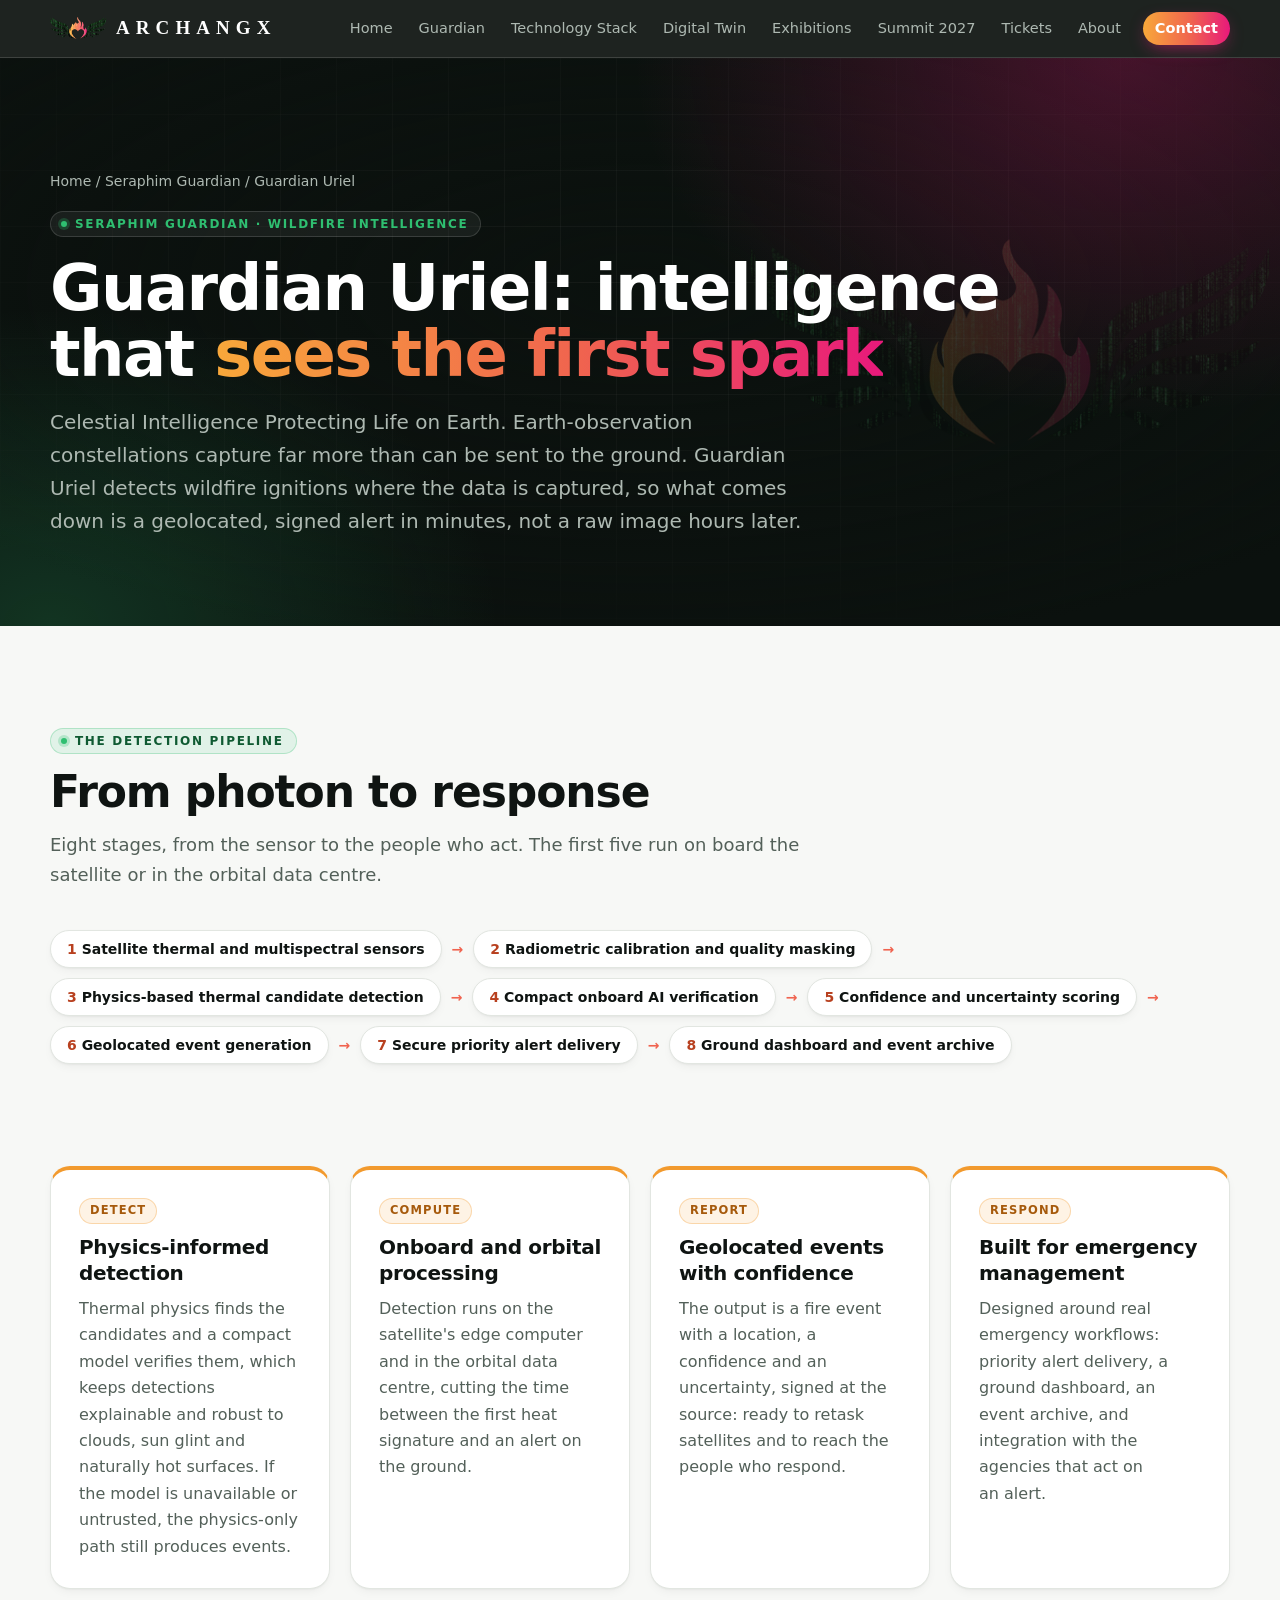
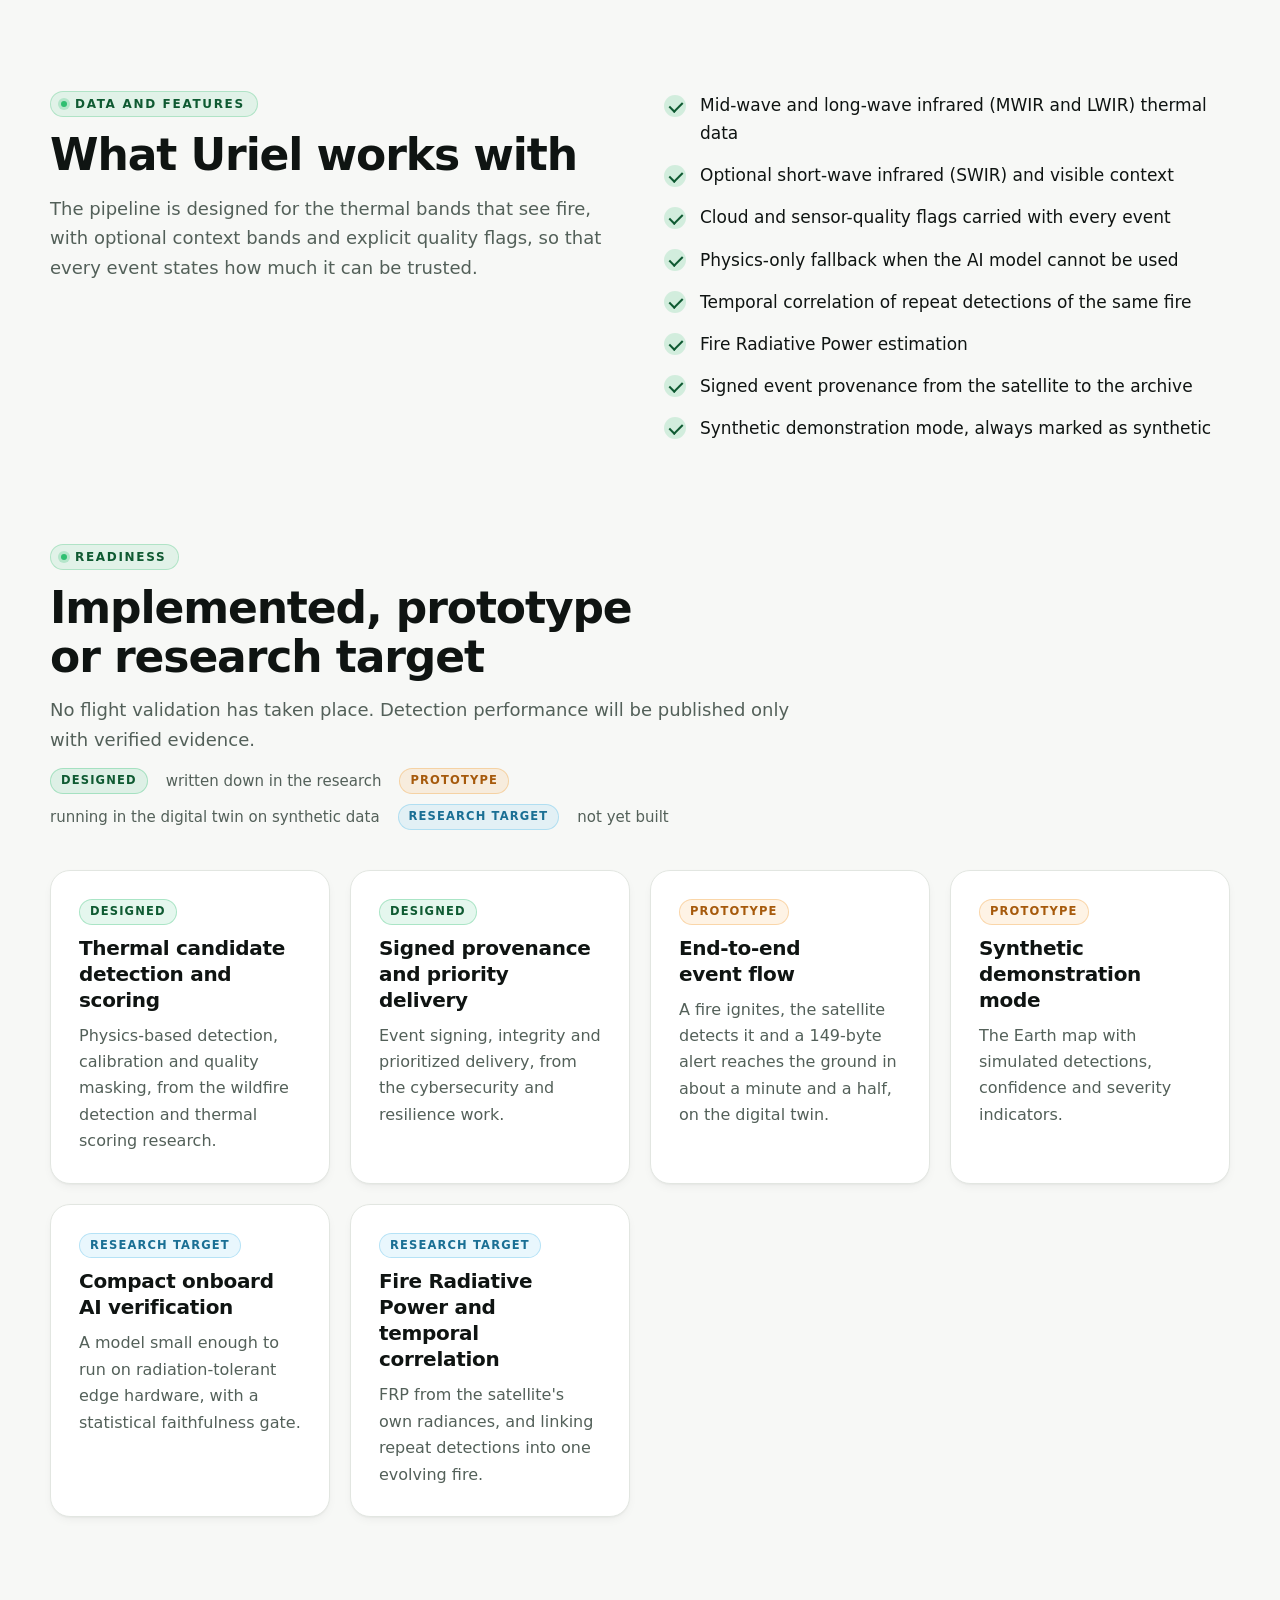
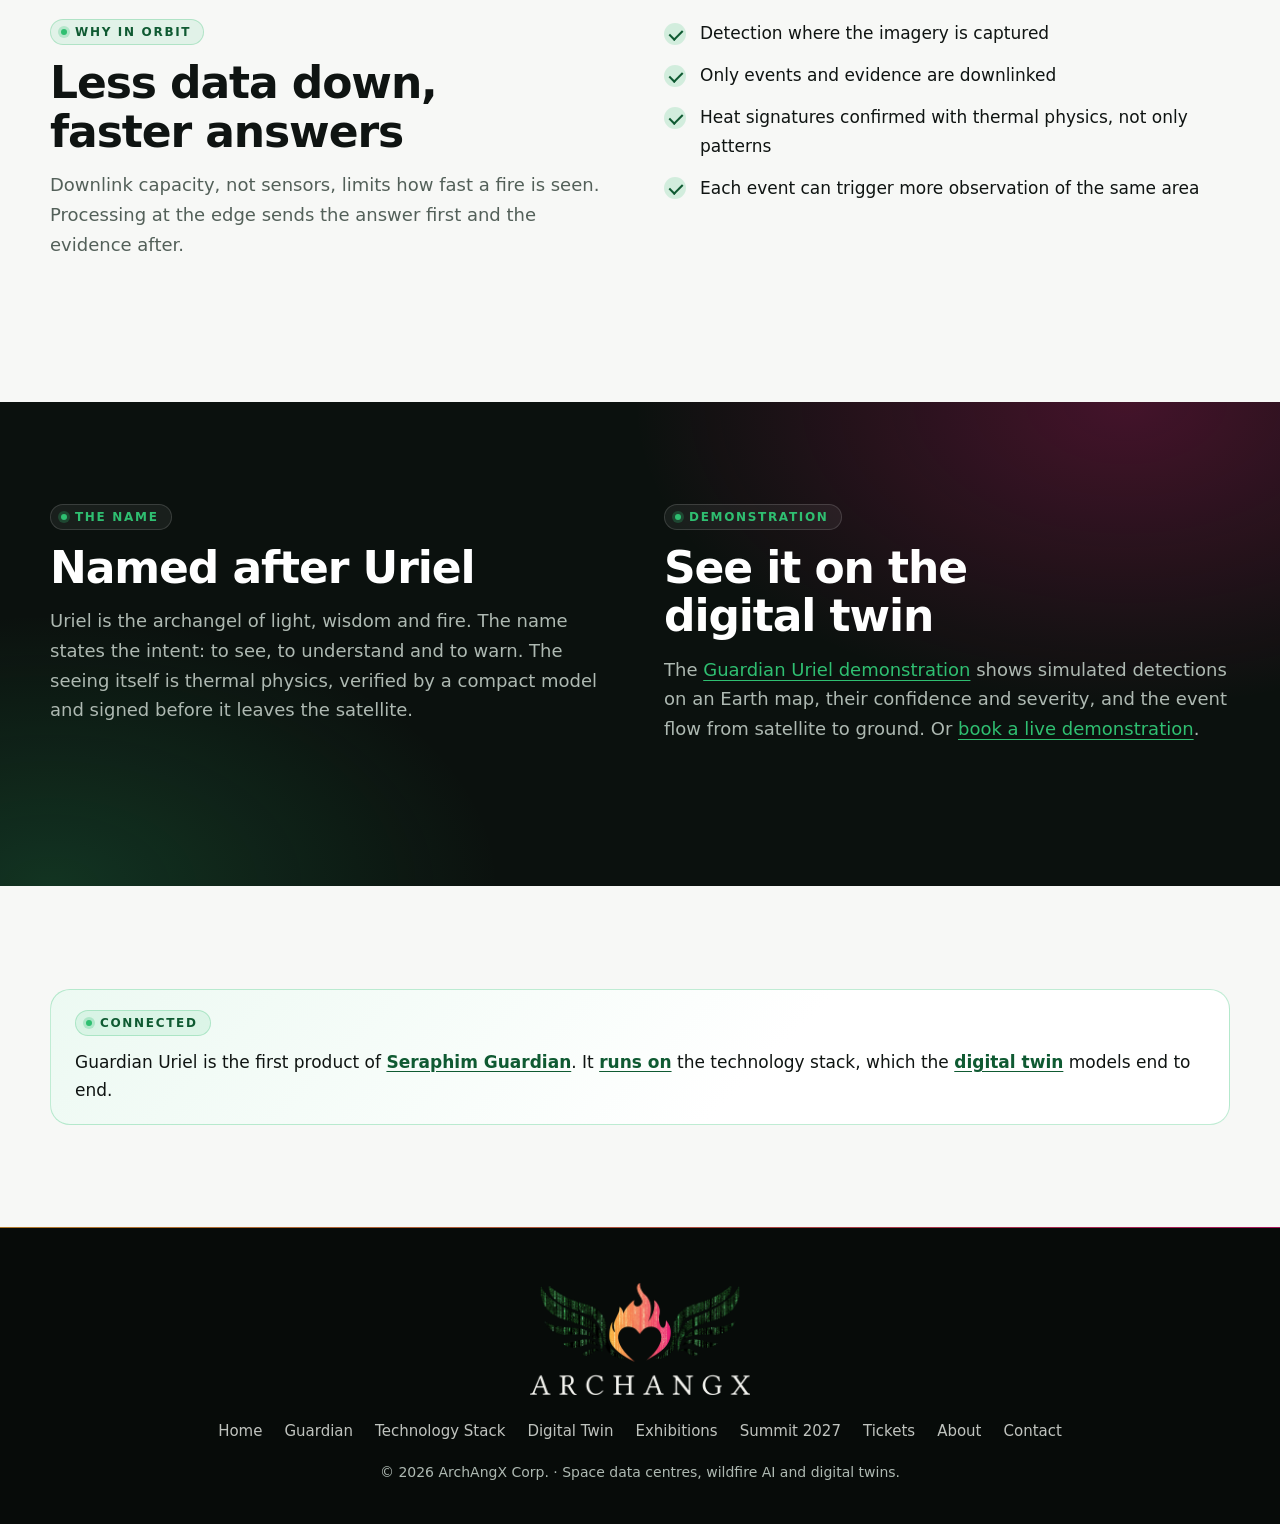
<file: site/wildfire.html>
<!doctype html>
<html lang="en">
<head>
<meta charset="utf-8">
<meta name="viewport" content="width=device-width, initial-scale=1">
<title>Guardian Uriel — Wildfire Intelligence — ArchangX</title>
<meta name="description" content="Guardian Uriel, Celestial Intelligence Protecting Life on Earth: AI-powered wildfire ignition detection and early warning from orbit. Physics-informed thermal detection, onboard AI verification, confidence scoring, geolocated and signed alerts.">
<link rel="icon" href="assets/favicon.ico" sizes="any">
<link rel="apple-touch-icon" href="assets/apple-touch-icon.png">
<meta property="og:title" content="Guardian Uriel — Intelligence that sees the first spark">
<meta property="og:description" content="AI-powered wildfire ignition detection and early warning from orbit: physics-informed thermal detection, onboard AI verification, geolocated and signed alerts.">
<meta property="og:image" content="https://www.archangx.com/assets/logo.png">
<link rel="canonical" href="https://www.archangx.com/wildfire.html">
<link rel="stylesheet" href="assets/style.css">
</head>
<body>
<header class="site">
  <div class="wrap bar">
    <a class="brand" href="index.html" aria-label="ArchangX home"><img src="assets/emblem-96.png" alt="" width="64" height="25">ARCHANGX</a>
    <nav class="main" aria-label="Pages"><a href="index.html">Home</a><a href="guardian.html">Guardian</a><a href="technology-stack.html">Technology Stack</a><a href="digital-twin.html">Digital Twin</a><a href="exhibitions.html">Exhibitions</a><a href="summit-2027.html">Summit 2027</a><a href="summit-tickets.html">Tickets</a><a href="about.html">About</a><a href="contact.html">Contact</a></nav>
  </div>
</header>
<main>
<div class="wrap page-hero">
  <div class="crumbs"><a href="index.html">Home</a> / <a href="guardian.html">Seraphim Guardian</a> / Guardian Uriel</div>
  <span class="eyebrow">Seraphim Guardian · Wildfire intelligence</span>
  <h1>Guardian Uriel: intelligence that <span class="flame-text">sees the first spark</span></h1>
  <p>Celestial Intelligence Protecting Life on Earth. Earth-observation constellations capture far more than can be sent to the ground. Guardian Uriel detects wildfire ignitions where the data is captured, so what comes down is a geolocated, signed alert in minutes, not a raw image hours later.</p>
</div>

<section class="block">
  <div class="wrap">
    <div class="head"><span class="eyebrow">The detection pipeline</span><h2>From photon to response</h2>
      <p>Eight stages, from the sensor to the people who act. The first five run on board the satellite or in the orbital data centre.</p></div>
    <div class="flow stages" aria-label="Guardian Uriel detection pipeline">
      <span>Satellite thermal and multispectral sensors</span><i>→</i><span>Radiometric calibration and quality masking</span><i>→</i>
      <span>Physics-based thermal candidate detection</span><i>→</i><span>Compact onboard AI verification</span><i>→</i>
      <span>Confidence and uncertainty scoring</span><i>→</i><span>Geolocated event generation</span><i>→</i>
      <span>Secure priority alert delivery</span><i>→</i><span>Ground dashboard and event archive</span>
    </div>
  </div>
</section>

<section class="block">
  <div class="wrap">
    <div class="cards">
      <div class="card product uriel"><span class="tag">Detect</span><h3>Physics-informed detection</h3><p>Thermal physics finds the candidates and a compact model verifies them, which keeps detections explainable and robust to clouds, sun glint and naturally hot surfaces. If the model is unavailable or untrusted, the physics-only path still produces events.</p></div>
      <div class="card product uriel"><span class="tag">Compute</span><h3>Onboard and orbital processing</h3><p>Detection runs on the satellite's edge computer and in the orbital data centre, cutting the time between the first heat signature and an alert on the ground.</p></div>
      <div class="card product uriel"><span class="tag">Report</span><h3>Geolocated events with confidence</h3><p>The output is a fire event with a location, a confidence and an uncertainty, signed at the source: ready to retask satellites and to reach the people who respond.</p></div>
      <div class="card product uriel"><span class="tag">Respond</span><h3>Built for emergency management</h3><p>Designed around real emergency workflows: priority alert delivery, a ground dashboard, an event archive, and integration with the agencies that act on an alert.</p></div>
    </div>
  </div>
</section>

<section class="block">
  <div class="wrap two">
    <div class="head"><span class="eyebrow">Data and features</span><h2>What Uriel works with</h2>
      <p>The pipeline is designed for the thermal bands that see fire, with optional context bands and explicit quality flags, so that every event states how much it can be trusted.</p></div>
    <ul class="ticks">
      <li>Mid-wave and long-wave infrared (MWIR and LWIR) thermal data</li>
      <li>Optional short-wave infrared (SWIR) and visible context</li>
      <li>Cloud and sensor-quality flags carried with every event</li>
      <li>Physics-only fallback when the AI model cannot be used</li>
      <li>Temporal correlation of repeat detections of the same fire</li>
      <li>Fire Radiative Power estimation</li>
      <li>Signed event provenance from the satellite to the archive</li>
      <li>Synthetic demonstration mode, always marked as synthetic</li>
    </ul>
  </div>
</section>

<section class="block" id="readiness">
  <div class="wrap">
    <div class="head"><span class="eyebrow">Readiness</span><h2>Implemented, prototype or research target</h2>
      <p>No flight validation has taken place. Detection performance will be published only with verified evidence.</p>
      <div class="legend"><span class="tag designed">Designed</span> written down in the research <span class="tag proto">Prototype</span> running in the digital twin on synthetic data <span class="tag research">Research target</span> not yet built</div></div>
    <div class="cards">
      <div class="card"><span class="tag designed">Designed</span><h3>Thermal candidate detection and scoring</h3><p>Physics-based detection, calibration and quality masking, from the wildfire detection and thermal scoring research.</p></div>
      <div class="card"><span class="tag designed">Designed</span><h3>Signed provenance and priority delivery</h3><p>Event signing, integrity and prioritized delivery, from the cybersecurity and resilience work.</p></div>
      <div class="card"><span class="tag proto">Prototype</span><h3>End-to-end event flow</h3><p>A fire ignites, the satellite detects it and a 149-byte alert reaches the ground in about a minute and a half, on the digital twin.</p></div>
      <div class="card"><span class="tag proto">Prototype</span><h3>Synthetic demonstration mode</h3><p>The Earth map with simulated detections, confidence and severity indicators.</p></div>
      <div class="card"><span class="tag research">Research target</span><h3>Compact onboard AI verification</h3><p>A model small enough to run on radiation-tolerant edge hardware, with a statistical faithfulness gate.</p></div>
      <div class="card"><span class="tag research">Research target</span><h3>Fire Radiative Power and temporal correlation</h3><p>FRP from the satellite's own radiances, and linking repeat detections into one evolving fire.</p></div>
    </div>
  </div>
</section>

<section class="block">
  <div class="wrap two">
    <div class="head"><span class="eyebrow">Why in orbit</span><h2>Less data down, faster answers</h2>
      <p>Downlink capacity, not sensors, limits how fast a fire is seen. Processing at the edge sends the answer first and the evidence after.</p></div>
    <ul class="ticks">
      <li>Detection where the imagery is captured</li><li>Only events and evidence are downlinked</li>
      <li>Heat signatures confirmed with thermal physics, not only patterns</li><li>Each event can trigger more observation of the same area</li>
    </ul>
  </div>
</section>

<section class="block night">
  <div class="wrap two">
    <div class="head"><span class="eyebrow">The name</span><h2>Named after Uriel</h2>
      <p>Uriel is the archangel of light, wisdom and fire. The name states the intent: to see, to understand and to warn. The seeing itself is thermal physics, verified by a compact model and signed before it leaves the satellite.</p></div>
    <div class="head"><span class="eyebrow">Demonstration</span><h2>See it on the digital twin</h2>
      <p>The <a href="digital-twin.html#guardian">Guardian Uriel demonstration</a> shows simulated detections on an Earth map, their confidence and severity, and the event flow from satellite to ground. Or <a href="contact.html">book a live demonstration</a>.</p></div>
  </div>
</section>

<section class="block"><div class="wrap"><div class="connected"><span class="eyebrow">Connected</span>
  <span>Guardian Uriel is the first product of <a href="guardian.html">Seraphim Guardian</a>. It <a href="technology-stack.html">runs on</a> the technology stack, which the <a href="digital-twin.html">digital twin</a> models end to end.</span></div></div></section>
</main>
<footer class="site">
  <div class="wrap">
    <img src="assets/logo-dark.png" alt="ArchangX" width="280" height="142">
    <nav aria-label="Footer"><a href="index.html">Home</a><a href="guardian.html">Guardian</a><a href="technology-stack.html">Technology Stack</a><a href="digital-twin.html">Digital Twin</a><a href="exhibitions.html">Exhibitions</a><a href="summit-2027.html">Summit 2027</a><a href="summit-tickets.html">Tickets</a><a href="about.html">About</a><a href="contact.html">Contact</a></nav>
    <p>© <span class="year">2026</span> ArchAngX Corp. · Space data centres, wildfire AI and digital twins.</p>
  </div>
</footer>
<script>document.querySelectorAll(".year").forEach(e => e.textContent = new Date().getFullYear());</script>
</body>
</html>
</file>
<file: site/assets/style.css>
/* ArchangX site styles. Palette from the logo: matrix-green wings, orange-to-magenta flame, serif wordmark.
   Dark "orbit" bands (header, page heroes, .night, footer) frame light content sections. System fonts only. */
:root {
  /* light surfaces */
  --paper: #f7f8f6; --card: #fff; --ink: #0f1412; --muted: #536059; --line: #e2e6e1;
  /* brand: wings */
  --wing-deep: #0b3d23; --wing: #0f5a32; --wing-mid: #18774a; --wing-bright: #2fbf71;
  /* brand: flame */
  --flame-0: #c4541c; --flame-1: #f8a83a; --flame-2: #f0634f; --flame-3: #e8197b; --flame-ink: #b8401f;
  --flame: linear-gradient(90deg, var(--flame-1), var(--flame-2) 55%, var(--flame-3));
  --flame-deep: linear-gradient(90deg, var(--flame-0), var(--flame-3));
  /* dark surfaces */
  --night: #0b110e; --night-2: #121a16; --night-ink: #eef1ec; --night-muted: #aeb9b2; --footer: #070b09;
  --on-dark: #fff; --glass: rgba(255, 255, 255, .06); --glass-2: rgba(255, 255, 255, .12);
  --glass-line: rgba(255, 255, 255, .14);
  --error: #b3261e;
  /* backdrop shared by the heroes, dark bands and the portrait */
  --aurora: radial-gradient(55% 90% at 88% 0%, rgba(232, 25, 123, .26), transparent 70%),
            radial-gradient(50% 80% at 4% 100%, rgba(47, 191, 113, .2), transparent 70%);
  --grid: linear-gradient(rgba(255, 255, 255, .045) 1px, transparent 1px) 0 0 / 56px 56px,
          linear-gradient(90deg, rgba(255, 255, 255, .045) 1px, transparent 1px) 0 0 / 56px 56px;
  /* type, shape, depth, motion */
  --serif: "Iowan Old Style", "Palatino Linotype", Palatino, Georgia, "Times New Roman", serif;
  --sans: system-ui, -apple-system, "Segoe UI", Roboto, "Helvetica Neue", Arial, sans-serif;
  --display: "Segoe UI Variable Display", system-ui, -apple-system, "Segoe UI", Roboto, "Helvetica Neue", Arial, sans-serif;
  --radius: 20px; --radius-sm: 12px;
  --shadow-sm: 0 1px 2px rgba(11, 17, 14, .04), 0 4px 12px -4px rgba(11, 17, 14, .08);
  --shadow-md: 0 2px 4px rgba(11, 17, 14, .04), 0 16px 32px -12px rgba(11, 17, 14, .16);
  --shadow-lg: 0 4px 8px rgba(11, 17, 14, .05), 0 28px 56px -20px rgba(11, 17, 14, .28);
  --ease: cubic-bezier(.2, .7, .2, 1);
}
* { box-sizing: border-box; }
html { scroll-behavior: smooth; scroll-padding-top: 120px; overflow-x: clip; }
body { margin: 0; background: var(--paper); color: var(--ink); font: 17px/1.65 var(--sans);
       -webkit-font-smoothing: antialiased; text-rendering: optimizeLegibility; }
img { max-width: 100%; height: auto; display: block; }
a { color: var(--wing); text-underline-offset: .2em; }
::selection { background: color-mix(in srgb, var(--flame-2) 28%, transparent); }
.wrap { width: min(1180px, 100% - 32px); margin-inline: auto; }
h1, h2, h3 { font-family: var(--display); font-weight: 700; letter-spacing: -.025em; text-wrap: balance; margin: 0; }
h1 { font-size: clamp(36px, 5.6vw, 64px); line-height: 1.04; }
h2 { font-size: clamp(28px, 3.8vw, 44px); line-height: 1.1; }
h3 { font-size: 20px; line-height: 1.3; letter-spacing: -.015em; text-wrap: pretty; }
p { margin: 0; max-width: 66ch; text-wrap: pretty; }
.muted { color: var(--muted); }
.flame-text { background: var(--flame); -webkit-background-clip: text; background-clip: text; color: transparent; }
:focus-visible { outline: 3px solid var(--flame-2); outline-offset: 3px; }

/* labels: eyebrow (green pill with a dot) and tag (flame pill) */
.eyebrow { display: inline-flex; align-items: center; gap: 8px; width: fit-content; padding: 6px 12px 6px 10px;
           border-radius: 99px; font: 600 12px/1 var(--sans); letter-spacing: .14em; text-transform: uppercase;
           color: var(--wing); background: color-mix(in srgb, var(--wing-bright) 10%, transparent);
           border: 1px solid color-mix(in srgb, var(--wing-bright) 28%, transparent); }
.eyebrow::before { content: ""; width: 6px; height: 6px; border-radius: 50%; background: var(--wing-bright);
                   box-shadow: 0 0 0 3px color-mix(in srgb, var(--wing-bright) 25%, transparent); }
.tag { display: inline-flex; align-items: center; width: fit-content; padding: 5px 10px; border-radius: 99px;
       font: 700 11.5px/1.2 var(--sans); letter-spacing: .1em; text-transform: uppercase; color: var(--flame-ink);
       background: color-mix(in srgb, var(--flame-2) 10%, transparent);
       border: 1px solid color-mix(in srgb, var(--flame-2) 22%, transparent); }

/* header: dark glass, pill navigation, Contact as the call to action */
header.site { position: sticky; top: 0; z-index: 50; color: var(--night-ink);
              background: color-mix(in srgb, var(--night) 92%, transparent);
              -webkit-backdrop-filter: saturate(160%) blur(16px); backdrop-filter: saturate(160%) blur(16px);
              border-bottom: 1px solid var(--glass-line); }
.bar { display: flex; align-items: center; justify-content: space-between; gap: 8px 24px; padding-block: 12px; flex-wrap: wrap; }
.brand { display: flex; align-items: center; gap: 10px; text-decoration: none; color: var(--on-dark);
         font: 600 19px var(--serif); letter-spacing: .32em; }
.brand img { width: 56px; }
nav.main { display: flex; flex-wrap: wrap; align-items: center; gap: 2px; font: 500 14.5px/1 var(--sans); }
nav.main a { color: var(--night-muted); text-decoration: none; padding: 9px 12px; border-radius: 99px;
             transition: color .2s, background-color .2s; }
nav.main a:hover { color: var(--on-dark); background: var(--glass); }
nav.main a[aria-current="page"] { color: var(--on-dark); background: var(--glass-2); }
nav.main a:last-child { margin-left: 8px; color: var(--on-dark); font-weight: 600; background: var(--flame);
                        box-shadow: 0 6px 18px -6px color-mix(in srgb, var(--flame-3) 70%, transparent); }
nav.main a:last-child:hover { filter: brightness(1.08); }
@media (max-width: 1100px) {
  /* one swipeable row instead of a block of wrapped links */
  nav.main { width: 100%; flex-wrap: nowrap; overflow-x: auto; scrollbar-width: none; padding-inline-end: 28px;
             -webkit-mask-image: linear-gradient(90deg, #000 calc(100% - 28px), transparent);
             mask-image: linear-gradient(90deg, #000 calc(100% - 28px), transparent); }
  nav.main::-webkit-scrollbar { display: none; }
  nav.main a { flex: none; }
  nav.main a:first-child { margin-left: -12px; }
}

/* heroes: full-bleed dark backdrop drawn behind the .wrap-sized hero */
.page-hero, .hero { position: relative; isolation: isolate; color: var(--night-ink); }
.page-hero::before, .hero::before { content: ""; position: absolute; z-index: -2; inset: 0 calc(50% - 50vw);
  background: var(--aurora), radial-gradient(80% 75% at 50% 40%, transparent, var(--night) 88%), var(--grid), var(--night); }
.page-hero { padding-block: clamp(64px, 9vw, 112px) clamp(56px, 7vw, 88px); display: grid; gap: 18px; }
.page-hero::after { content: ""; position: absolute; z-index: -1; right: -40px; top: 50%; translate: 0 -50%;
                    width: min(520px, 60vw); aspect-ratio: 512 / 202; pointer-events: none;
                    background: url(emblem.png) center / contain no-repeat; opacity: .14; }
.page-hero h1 { color: var(--on-dark); max-width: 22ch; }
.page-hero p { font-size: clamp(17px, 1.6vw, 20px); color: var(--night-muted); max-width: 60ch; }
.crumbs { font-size: 14px; color: var(--night-muted); }
.crumbs a { color: var(--night-muted); text-decoration: none; }
.crumbs a:hover { color: var(--on-dark); text-decoration: underline; }
:is(.page-hero, .hero, .night) .eyebrow { color: var(--wing-bright); background: var(--glass); border-color: var(--glass-line); }
.hero { text-align: center; padding-block: clamp(56px, 8vw, 96px) clamp(64px, 9vw, 112px); display: grid;
        justify-items: center; gap: 22px; }
.hero img.logo { width: min(400px, 78%); filter: drop-shadow(0 18px 50px color-mix(in srgb, var(--flame-3) 28%, transparent)); }
.hero h1 { color: var(--on-dark); font-size: clamp(34px, 5.4vw, 62px); line-height: 1.06; max-width: 20ch; }
.hero p { color: var(--night-muted); font-size: clamp(17px, 1.6vw, 20px); }

/* content blocks */
section.block { padding-block: clamp(64px, 8vw, 104px); }
section.block:not(.night) + section.block:not(.night) { padding-top: 0; }
.head { display: grid; gap: 14px; margin-bottom: 40px; max-width: 760px; }
.head p { color: var(--muted); font-size: 18px; }
.head .num { display: flex; align-items: center; gap: 12px; }
.head .num img { width: 44px; }
.cards { display: grid; grid-template-columns: repeat(auto-fit, minmax(250px, 1fr)); gap: 20px; }
.card { position: relative; display: grid; gap: 10px; align-content: start; padding: 28px; border-radius: var(--radius);
        background: var(--card); border: 1px solid var(--line); box-shadow: var(--shadow-sm); }
.card::before { content: ""; height: 3px; width: 36px; border-radius: 3px; background: var(--flame); margin-bottom: 6px; }
.card:has(> .tag)::before { display: none; }
.card p { color: var(--muted); font-size: 16px; }
.card h3 a { color: inherit; }
.card h3 a:hover { color: var(--wing); }
a.card { text-decoration: none; color: var(--ink); transition: transform .3s var(--ease), box-shadow .3s var(--ease); }
a.card::after { content: ""; position: absolute; inset: -1px; border-radius: inherit; padding: 1px; pointer-events: none;
                background: var(--flame); opacity: 0; transition: opacity .3s var(--ease);
                -webkit-mask: linear-gradient(#000 0 0) content-box, linear-gradient(#000 0 0); -webkit-mask-composite: xor;
                mask: linear-gradient(#000 0 0) content-box exclude, linear-gradient(#000 0 0); }
a.card:hover { transform: translateY(-4px); box-shadow: var(--shadow-lg); }
a.card:hover::after { opacity: 1; }
a.card .more { margin-top: 4px; color: var(--wing); font-weight: 600; font-size: 15px; }
a.card:hover .more { text-decoration: underline; }
.two { display: grid; grid-template-columns: repeat(auto-fit, minmax(300px, 1fr)); gap: 32px 48px; align-items: start; }
ul.ticks { margin: 0; padding: 0; list-style: none; display: grid; gap: 14px; }
ul.ticks li { position: relative; padding-left: 36px; }
ul.ticks li::before { content: ""; position: absolute; left: 0; top: .2em; width: 22px; height: 22px; border-radius: 50%;
                      background: color-mix(in srgb, var(--wing-bright) 18%, transparent); }
ul.ticks li::after { content: ""; position: absolute; left: 8px; top: calc(.2em + 4px); width: 6px; height: 11px;
                     border: solid var(--wing); border-width: 0 2px 2px 0; rotate: 45deg; }

/* the "how it fits together" diagram */
.fit { display: grid; gap: 12px; max-width: 880px; margin-inline: auto; }
.fit .top, .fit .base { position: relative; overflow: hidden; display: grid; gap: 6px; padding: 28px 24px; text-align: center;
                        border-radius: var(--radius); color: var(--on-dark); text-decoration: none;
                        transition: transform .3s var(--ease), box-shadow .3s var(--ease); }
.fit .top::after, .fit .base::after, .layer::after { content: ""; position: absolute; inset: 0; pointer-events: none;
                                                     background: linear-gradient(180deg, var(--glass-2), transparent 55%); }
.fit .top { background: var(--flame-deep); box-shadow: 0 24px 48px -24px color-mix(in srgb, var(--flame-3) 80%, transparent); }
.fit .stackbox { background: linear-gradient(135deg, var(--wing), var(--wing-deep));
                 box-shadow: 0 24px 48px -24px color-mix(in srgb, var(--wing) 90%, transparent); }
.fit .twinbox { background: linear-gradient(135deg, var(--wing-mid), var(--wing));
                box-shadow: 0 24px 48px -24px color-mix(in srgb, var(--wing-mid) 90%, transparent); }
.fit a:hover { transform: translateY(-3px); }
.fit .pair { display: grid; grid-template-columns: 1fr auto 1fr; gap: 12px; align-items: stretch; }
.fit .link { display: grid; place-items: center; align-self: center; width: 44px; height: 44px; border-radius: 50%;
             background: var(--card); border: 1px solid var(--line); box-shadow: var(--shadow-sm);
             font: 700 20px/1 var(--sans); color: var(--wing); }
.fit b { font: 700 22px/1.2 var(--display); letter-spacing: -.02em; }
.fit span { font-size: 15px; opacity: .9; }
.fit .arrow { justify-self: center; padding: 6px 14px; border-radius: 99px; font: 700 12px/1 var(--sans);
              letter-spacing: .14em; text-transform: uppercase; color: var(--flame-ink);
              background: color-mix(in srgb, var(--flame-2) 10%, transparent);
              border: 1px solid color-mix(in srgb, var(--flame-2) 25%, transparent); }
@media (max-width: 640px) { .fit .pair { grid-template-columns: 1fr; } .fit .link { justify-self: center; rotate: 90deg; } }

/* stack layers */
.stack { display: grid; gap: 10px; }
.layer { position: relative; overflow: hidden; display: grid; grid-template-columns: minmax(160px, 240px) 1fr; gap: 16px;
         align-items: center; padding: 20px 24px; border-radius: 16px; color: var(--on-dark); box-shadow: var(--shadow-sm); }
.layer b { font: 700 18px/1.3 var(--display); letter-spacing: -.01em; }
.layer span { font-size: 15px; opacity: .88; }
.l1 { background: var(--wing-deep); } .l2 { background: var(--wing); } .l3 { background: var(--wing-mid); }
.l4 { background: var(--flame-deep); } .l5 { background: var(--night-2); }
@media (max-width: 640px) { .layer { grid-template-columns: 1fr; gap: 4px; } }

/* flow chips */
.flow { display: flex; flex-wrap: wrap; gap: 10px; align-items: center; font: 600 14px var(--sans); }
.flow span { padding: 10px 16px; border-radius: 99px; background: var(--card); border: 1px solid var(--line); box-shadow: var(--shadow-sm); }
.flow i { color: var(--flame-2); font-style: normal; font-weight: 700; }

/* twin models */
.models { display: grid; grid-template-columns: repeat(auto-fit, minmax(140px, 1fr)); gap: 12px; }
.model { position: relative; overflow: hidden; text-align: center; padding: 22px 12px 20px; border-radius: 16px;
         border: 1px solid var(--line); background: var(--card); box-shadow: var(--shadow-sm); }
.model::before { content: ""; position: absolute; inset: 0 0 auto; height: 3px; background: var(--flame); }
.model b { display: block; font: 700 17px/1.3 var(--display); letter-spacing: -.01em; }
.model span { font-size: 13px; color: var(--muted); }

/* connected-pages strip */
.connected { display: flex; flex-wrap: wrap; gap: 12px 14px; align-items: center; padding: 20px 24px; border-radius: var(--radius);
             background: linear-gradient(135deg, color-mix(in srgb, var(--wing-bright) 9%, var(--card)), var(--card) 60%);
             border: 1px solid color-mix(in srgb, var(--wing-bright) 30%, transparent); }
.connected a { font-weight: 600; }

/* dark band */
.night { color: var(--night-ink); background: var(--aurora), var(--night); }
.night h2 { color: var(--on-dark); }
.night p, .night .head p, .night .card p { color: var(--night-muted); }
.night a:not(.btn) { color: var(--wing-bright); }
.night .card { background: var(--glass); border-color: var(--glass-line); color: var(--night-ink); box-shadow: none; }
.night .tag { color: var(--flame-1); background: color-mix(in srgb, var(--flame-1) 12%, transparent);
              border-color: color-mix(in srgb, var(--flame-1) 30%, transparent); }

/* buttons */
.btn { display: inline-flex; align-items: center; justify-content: center; gap: 8px; padding: 14px 26px; border: 0;
       border-radius: 99px; cursor: pointer; background: var(--flame); color: var(--on-dark); font: 700 16px/1 var(--sans);
       text-decoration: none;
       box-shadow: 0 10px 28px -10px color-mix(in srgb, var(--flame-3) 75%, transparent), inset 0 1px 0 var(--glass-2);
       transition: transform .2s var(--ease), box-shadow .2s var(--ease), filter .2s; }
.btn:hover { transform: translateY(-2px); filter: brightness(1.06);
             box-shadow: 0 16px 36px -12px color-mix(in srgb, var(--flame-3) 85%, transparent), inset 0 1px 0 var(--glass-2); }
.btn:active { transform: translateY(0); }
.btn:disabled { opacity: .6; cursor: progress; transform: none; }
.btn.ghost { background: transparent; color: inherit; box-shadow: inset 0 0 0 1.5px currentColor; }
.btn.ghost:hover { background: color-mix(in srgb, currentColor 10%, transparent); filter: none; }

/* about */
.portrait { border-radius: 24px; background: var(--aurora), var(--night); padding: 40px; display: grid; place-items: center;
            box-shadow: var(--shadow-lg); }
.portrait img { width: 100%; max-width: 360px; }
.facts { display: grid; gap: 6px; font-size: 15px; }
.facts b { font-weight: 600; }

/* contact form */
form.contact { display: grid; gap: 16px; padding: 28px; border-radius: var(--radius); background: var(--card);
               border: 1px solid var(--line); box-shadow: var(--shadow-md); }
form.contact label { display: grid; gap: 6px; font-weight: 600; font-size: 14.5px; }
form.contact :is(input:not([type="checkbox"]), select, textarea) {
  font: 16px var(--sans); padding: 12px 14px; border-radius: var(--radius-sm); border: 1px solid var(--line);
  background: var(--paper); color: var(--ink); transition: border-color .2s, box-shadow .2s, background-color .2s; }
form.contact :is(input:not([type="checkbox"]), select, textarea):focus {
  outline: none; border-color: var(--wing-bright); background: var(--card);
  box-shadow: 0 0 0 4px color-mix(in srgb, var(--wing-bright) 22%, transparent); }
form.contact input[type="checkbox"] { width: 18px; height: 18px; margin: 0; accent-color: var(--wing); }
form.contact textarea { min-height: 140px; resize: vertical; }

footer.site { position: relative; background: var(--footer); color: var(--night-muted); padding-block: 56px 40px; text-align: center; }
footer.site::before { content: ""; position: absolute; inset: 0 0 auto; height: 1px; background: var(--flame); opacity: .7; }
footer.site img { width: min(220px, 60%); margin: 0 auto 24px; }
footer.site nav { display: flex; flex-wrap: wrap; justify-content: center; gap: 6px 22px; margin-bottom: 18px; font-size: 15px; }
footer.site nav a { color: var(--night-ink); text-decoration: none; opacity: .8; transition: opacity .2s; }
footer.site nav a:hover { opacity: 1; text-decoration: underline; }
footer.site p { margin-inline: auto; font-size: 14px; }

/* registration dialog (summit-2027.html) */
dialog#register-dialog { width: min(580px, 100% - 32px); max-height: 92vh; padding: 0; border: 0; border-radius: var(--radius);
                         background: transparent; }
/* literal colour: older browsers don't pass :root variables to ::backdrop */
dialog#register-dialog::backdrop { background: rgba(11, 17, 14, .7); -webkit-backdrop-filter: blur(6px); backdrop-filter: blur(6px); }
dialog#register-dialog form.contact { margin: 0; box-shadow: var(--shadow-lg); }
.dialog-head { display: flex; justify-content: space-between; align-items: center; gap: 12px; }
.dialog-close { display: grid; place-items: center; width: 36px; height: 36px; border-radius: 50%; font-size: 24px; line-height: 1;
                background: none; border: 0; cursor: pointer; color: var(--muted); transition: background-color .2s; }
.dialog-close:hover { background: var(--paper); color: var(--ink); }
form.contact fieldset { border: 1px solid var(--line); border-radius: var(--radius-sm); padding: 12px 16px; display: grid; gap: 8px; }
form.contact legend { font-weight: 600; font-size: 14.5px; padding: 0 4px; }
form.contact label.check { display: flex; gap: 10px; align-items: center; font-weight: 400; }
form.contact .hp { position: absolute; left: -9999px; }
.form-msg:empty { display: none; }
.form-msg.ok { color: var(--wing); } .form-msg.err { color: var(--error); }

/* summit announcement on the home page */
.announce { display: grid; gap: 6px; justify-items: center; text-align: center; max-width: 640px; padding: 18px 26px;
            border-radius: var(--radius); color: var(--night-ink); text-decoration: none; background: var(--glass);
            border: 1px solid var(--glass-line); -webkit-backdrop-filter: blur(10px); backdrop-filter: blur(10px);
            transition: transform .3s var(--ease), background-color .3s, border-color .3s; }
.announce:hover { transform: translateY(-2px); background: var(--glass-2); border-color: color-mix(in srgb, var(--flame-2) 50%, transparent); }
.announce .tag { color: var(--flame-1); background: color-mix(in srgb, var(--flame-1) 12%, transparent);
                 border-color: color-mix(in srgb, var(--flame-1) 30%, transparent); }
.announce b { font: 700 20px/1.3 var(--display); letter-spacing: -.015em; color: var(--on-dark); }
.announce span:last-child { color: var(--night-muted); font-size: 15px; }

/* button row; .center sits it level with the text beside it in a .two layout */
.actions { display: flex; flex-wrap: wrap; gap: 12px; margin-top: 8px; }
.actions.center { align-self: center; margin-top: 0; }
/* a section heading that stays in view beside a long column (desktop only) */
@media (min-width: 1101px) { .head.sticky { position: sticky; top: 104px; } }
/* cards with longer text: fewer, wider columns */
.cards.wide { grid-template-columns: repeat(auto-fit, minmax(min(100%, 440px), 1fr)); }
.card .sub { margin-top: -4px; font: 600 14.5px/1.4 var(--sans); color: var(--wing-mid); }

/* exhibitions: event at a glance */
.glance { margin: 0; padding: 6px 28px; border-radius: var(--radius); background: var(--card); border: 1px solid var(--line);
          box-shadow: var(--shadow-md); }
.glance > div { display: grid; grid-template-columns: 120px 1fr; gap: 4px 20px; align-items: baseline; padding-block: 18px; }
.glance > div + div { border-top: 1px solid var(--line); }
.glance dt { font: 700 12px/1.4 var(--sans); letter-spacing: .12em; text-transform: uppercase; color: var(--flame-ink); }
.glance dd { margin: 0; }
@media (max-width: 520px) { .glance { padding-inline: 22px; } .glance > div { grid-template-columns: 1fr; } }

/* exhibitions: diagram slideshow. The track is a scroll-snap strip, so it swipes without script; the page script
   adds the previous/next buttons and dots (.ready) */
.wrap.showcase { max-width: 1024px; }
.slides { display: grid; gap: 20px; }
.slides-track { position: relative; display: grid; grid-auto-flow: column; grid-auto-columns: 100%; gap: 24px;
                overflow-x: auto; overscroll-behavior-x: contain; scroll-snap-type: x mandatory; border-radius: var(--radius); }
.slides.ready .slides-track { scrollbar-width: none; }
.slides.ready .slides-track::-webkit-scrollbar { display: none; }
.slides-track:focus-visible { outline-offset: 6px; }
.slide { margin: 0; display: grid; gap: 16px; align-content: start; scroll-snap-align: start; }
.slide a { display: block; overflow: hidden; border-radius: var(--radius); border: 1px solid var(--glass-line);
           box-shadow: 0 30px 70px -30px rgba(0, 0, 0, .75), 0 0 80px -30px color-mix(in srgb, var(--wing-bright) 35%, transparent); }
.slide img { width: 100%; transition: scale .6s var(--ease); }
.slide a:hover img { scale: 1.015; }
.slide figcaption { color: var(--night-muted); font-size: 15.5px; max-width: 80ch; }
.slide figcaption b { color: var(--on-dark); font-weight: 600; }
.slides-nav { display: flex; align-items: center; justify-content: center; gap: 18px; }
.slides-nav[hidden] { display: none; }
.slides-nav > button { display: grid; place-items: center; width: 46px; height: 46px; padding: 0 0 3px; border-radius: 50%;
                       cursor: pointer; font: 400 28px/1 var(--sans); color: var(--on-dark); background: var(--glass);
                       border: 1px solid var(--glass-line); transition: background-color .2s, border-color .2s; }
.slides-nav > button:hover { background: var(--glass-2); border-color: color-mix(in srgb, var(--flame-2) 60%, transparent); }
.slides-dots { display: flex; gap: 4px; }
.slides-dots button { display: grid; place-items: center; min-width: 24px; height: 24px; padding: 0; border: 0;
                      background: none; cursor: pointer; }
.slides-dots button::before { content: ""; width: 10px; height: 10px; border-radius: 99px;
                              background: color-mix(in srgb, var(--night-muted) 55%, transparent);
                              transition: width .3s var(--ease), background-color .3s; }
.slides-dots button[aria-current="true"]::before { width: 30px; background: var(--flame); }

/* exhibitions: programme timeline. Timed items get a flame dot, untimed ones a green dot */
ol.timeline { --t: 64px; --g: 36px; list-style: none; margin: 0; padding: 0; }
ol.timeline li { position: relative; display: grid; grid-template-columns: var(--t) 1fr; gap: var(--g); padding-bottom: 30px; }
ol.timeline li:last-child { padding-bottom: 0; }
ol.timeline li::before { content: ""; position: absolute; left: calc(var(--t) + var(--g) / 2 - 1px); top: 0; bottom: 0;
                         width: 2px; background: var(--line); }
ol.timeline li:first-child::before { top: 14px; }
ol.timeline li:last-child::before { bottom: auto; height: 14px; }
ol.timeline li::after { content: ""; position: absolute; left: calc(var(--t) + var(--g) / 2 - 7px); top: 8px; width: 14px;
                        height: 14px; border-radius: 50%; background: var(--card); border: 3px solid var(--flame-2); }
ol.timeline li:not(:has(> time))::after { border-color: var(--wing-bright); }
ol.timeline time { font: 700 17px/1.65 var(--display); font-variant-numeric: tabular-nums; text-align: right; color: var(--flame-ink); }
ol.timeline .when { display: block; margin-bottom: 2px; font: 700 12px/1.8 var(--sans); letter-spacing: .12em;
                    text-transform: uppercase; color: var(--wing-mid); }
ol.timeline h3 a { color: inherit; }
ol.timeline h3 a:hover { color: var(--wing); }
ol.timeline h3 + p { margin-top: 6px; color: var(--muted); font-size: 16px; }
@media (max-width: 520px) { ol.timeline { --t: 46px; --g: 36px; } ol.timeline time { font-size: 15px; } }

/* motion: heroes rise in on load; cards and tiles rise as they scroll into view (where supported) */
@keyframes rise { from { opacity: 0; translate: 0 16px; } to { opacity: 1; translate: 0 0; } }
@keyframes pop { from { opacity: 0; translate: 0 12px; scale: .98; } }
@media (prefers-reduced-motion: no-preference) {
  :is(.page-hero, .hero) > * { animation: rise .8s var(--ease) both; }
  :is(.page-hero, .hero) > :nth-child(2) { animation-delay: .06s; }
  :is(.page-hero, .hero) > :nth-child(3) { animation-delay: .12s; }
  :is(.page-hero, .hero) > :nth-child(4) { animation-delay: .18s; }
  :is(.page-hero, .hero) > :nth-child(n+5) { animation-delay: .24s; }
  dialog#register-dialog[open] { animation: pop .35s var(--ease); }
  @supports (animation-timeline: view()) {
    .card, .model, .layer, .flow span, .fit > *, .connected, ul.ticks li, .glance, .slides, ol.timeline li {
      animation: rise linear both; animation-timeline: view(); animation-range: entry 0% entry 80%;
    }
  }
}
@media (prefers-reduced-motion: reduce) {
  html { scroll-behavior: auto; }
  a.card, .btn, .announce, .fit a, .slide img { transition: none; }
}

/* Seraphim Guardian: product family. Uriel is amber and gold (fire, light); Aurora is polar blue and aurora green. */
:root { --gold: #e3b341; --uriel: #f29a2e; --uriel-ink: #a65a0c; --polar: #4fb8e8; --polar-ink: #1a6f94; --aurora-green: #3fd9a4; }
.product.uriel { border-top: 4px solid var(--uriel); }
.product.aurora { border-top: 4px solid var(--polar); }
.product::before { display: none; }
.product .motto { font: italic 500 17px/1.5 var(--display); color: var(--ink); }
.night .product .motto { color: var(--night-ink); }
.product.uriel .tag { color: var(--uriel-ink); background: color-mix(in srgb, var(--uriel) 12%, transparent); border-color: color-mix(in srgb, var(--uriel) 32%, transparent); }
.product.aurora .tag { color: var(--polar-ink); background: color-mix(in srgb, var(--polar) 12%, transparent); border-color: color-mix(in srgb, var(--polar) 34%, transparent); }
.night .product.uriel .tag { color: var(--uriel); } .night .product.aurora .tag { color: var(--polar); }
/* readiness labels: designed on paper, prototyped on synthetic data, or still a research target */
.tag.designed { color: var(--wing); background: color-mix(in srgb, var(--wing-bright) 12%, transparent); border-color: color-mix(in srgb, var(--wing-bright) 32%, transparent); }
.tag.proto { color: var(--uriel-ink); background: color-mix(in srgb, var(--uriel) 12%, transparent); border-color: color-mix(in srgb, var(--uriel) 32%, transparent); }
.tag.research { color: var(--polar-ink); background: color-mix(in srgb, var(--polar) 12%, transparent); border-color: color-mix(in srgb, var(--polar) 34%, transparent); }
.night .tag.designed { color: var(--wing-bright); } .night .tag.proto { color: var(--uriel); } .night .tag.research { color: var(--polar); }
.legend { display: flex; flex-wrap: wrap; gap: 10px 18px; align-items: center; font-size: 15px; color: var(--muted); }
/* hero with the orbit emblem on the right */
.page-hero.split { grid-template-columns: minmax(0, 1fr) auto; column-gap: 40px; }
.page-hero.split::after { display: none; }
.page-hero.split > .orbit { grid-column: 2; grid-row: 1 / span 5; align-self: center; }
@media (max-width: 760px) { .page-hero.split { grid-template-columns: 1fr; } .page-hero.split > .orbit { grid-column: 1; grid-row: auto; } }
/* orbit emblem: Earth, two orbit rings and two satellites; a detection ping over the boreal belt */
.orbit { width: min(320px, 76vw); aspect-ratio: 1; }
.orbit svg { width: 100%; height: 100%; overflow: visible; }
.orbit .glow { fill: var(--polar); opacity: .18; }
.orbit .ring { fill: none; stroke: var(--glass-line); stroke-width: 1; }
.orbit .ring.tilt { stroke: color-mix(in srgb, var(--aurora-green) 45%, transparent); }
.orbit .sat { fill: var(--gold); } .orbit .sat.polar { fill: var(--polar); }
.orbit .ping { fill: none; stroke: var(--uriel); stroke-width: 1.5; transform-origin: 118px 84px; }
.orbit .spark { fill: var(--uriel); }
@media (prefers-reduced-motion: no-preference) {
  .orbit .o1 { animation: spin 20s linear infinite; transform-origin: 100px 100px; }
  .orbit .o2 { animation: spin 32s linear infinite reverse; transform-origin: 100px 100px; }
  .orbit .ping { animation: ping 3.2s ease-out infinite; }
}
@keyframes spin { to { transform: rotate(360deg); } }
@keyframes ping { from { transform: scale(.3); opacity: .95; } to { transform: scale(2.4); opacity: 0; } }
/* conceptual module notice */
.notice { display: grid; gap: 8px; padding: 20px 24px; border-radius: var(--radius); border: 1px solid color-mix(in srgb, var(--polar) 40%, transparent);
          background: color-mix(in srgb, var(--polar) 7%, var(--card)); }
.notice b { font: 700 12px/1.4 var(--sans); letter-spacing: .12em; text-transform: uppercase; color: var(--polar-ink); }
.night .notice { background: var(--glass); border-color: color-mix(in srgb, var(--polar) 45%, transparent); }
.night .notice b { color: var(--polar); }
.flow.stages { counter-reset: stage; }
.flow.stages span::before { counter-increment: stage; content: counter(stage) " "; color: var(--flame-ink); font-weight: 800; }
.night a.card .more { color: var(--wing-bright); }
.night .card h3 { color: var(--on-dark); }
/* Technology Stack page: 21 layers in six bands, seven cross-cutting planes. Band colours all pass WCAG AA with white text. */
:root { --b1: #121a16; --b2: #a64a12; --b3: #0b3d23; --b4: #0f5a32; --b5: #1a5f8a; --b6: #7a1f5c; }
main [id] { scroll-margin-top: 96px; }
.stats { display: grid; grid-template-columns: repeat(4, 1fr); gap: 14px; margin: 8px 0 0; padding: 0; }
.stats > div { padding: 18px 20px; border-radius: var(--radius-sm); background: var(--glass); border: 1px solid var(--glass-line); }
.stats dt { font: 700 clamp(26px, 3vw, 36px)/1.1 var(--display); letter-spacing: -.02em; color: var(--on-dark); font-variant-numeric: tabular-nums; }
.stats dd { margin: 6px 0 0; font-size: 14.5px; line-height: 1.45; color: var(--night-muted); }
.page-hero .stats-note { font-size: 14px; opacity: .85; }
@media (max-width: 760px) { .stats { grid-template-columns: 1fr 1fr; } }
@media (max-width: 420px) { .stats { grid-template-columns: 1fr; } }
/* sticky in-page contents on wide screens */
.withtoc { display: grid; gap: 0 40px; }
.toc { display: none; }
@media (min-width: 1101px) {
  .withtoc { grid-template-columns: 190px minmax(0, 1fr); }
  .toc { display: grid; gap: 2px; align-content: start; align-self: start; position: sticky; top: 104px; padding-top: clamp(64px, 8vw, 104px); }
  .toc b { font: 700 12px/1.4 var(--sans); letter-spacing: .12em; text-transform: uppercase; color: var(--flame-ink); margin-bottom: 8px; }
  .toc a { font-size: 14.5px; color: var(--muted); text-decoration: none; padding: 6px 10px; border-left: 2px solid var(--line); }
  .toc a:hover { color: var(--ink); }
  .toc a[aria-current="true"] { color: var(--wing); font-weight: 600; border-left-color: var(--wing-bright); }
}
/* the stack diagram: six band buttons on the left, the planes bar on the right */
.stackviz { display: grid; grid-template-columns: minmax(0, 1fr) 150px; gap: 16px; align-items: stretch; }
.bands { display: grid; gap: 8px; }
.band { border-radius: 14px; color: var(--on-dark); overflow: hidden; box-shadow: var(--shadow-sm); }
.band.b1 { background: var(--b1); } .band.b2 { background: var(--b2); } .band.b3 { background: var(--b3); }
.band.b4 { background: var(--b4); } .band.b5 { background: var(--b5); } .band.b6 { background: var(--b6); }
.band button { display: grid; grid-template-columns: 1fr auto auto; gap: 14px; align-items: center; width: 100%; padding: 18px 22px; border: 0;
               background: transparent; color: inherit; text-align: left; cursor: pointer; font: inherit; }
.band button:hover { background: rgba(255, 255, 255, .08); }
.band button:focus-visible { outline: 3px solid var(--flame-1); outline-offset: -4px; }
.band .band-name { font: 700 18px/1.3 var(--display); letter-spacing: -.01em; }
.band .band-range { font: 700 12px/1 var(--sans); letter-spacing: .1em; padding: 6px 10px; border-radius: 99px; background: rgba(255, 255, 255, .14); }
.band .caret { width: 10px; height: 10px; border: solid currentColor; border-width: 0 2px 2px 0; rotate: 45deg; translate: 0 -2px; transition: rotate .25s var(--ease), translate .25s var(--ease); }
.band button[aria-expanded="true"] .caret { rotate: 225deg; translate: 0 3px; }
.band .chips { display: flex; flex-wrap: wrap; gap: 8px; padding: 0 16px 16px; }
.band .chips a { display: inline-flex; gap: 6px; align-items: baseline; padding: 7px 12px; border-radius: 99px; font: 500 14px/1.3 var(--sans);
                 color: var(--ink); background: var(--card); text-decoration: none; }
.band .chips a:hover { background: var(--paper); }
.band .chips a b { font-size: 12px; letter-spacing: .06em; color: var(--flame-ink); }
.planebar { display: grid; grid-auto-rows: 1fr; gap: 4px; padding: 6px; border-radius: 14px; background: var(--night); color: var(--night-ink); box-shadow: var(--shadow-sm); }
.planebar a { display: grid; align-content: center; gap: 2px; padding: 8px 10px; border-radius: 10px; color: inherit; text-decoration: none; }
.planebar a:hover { background: var(--glass-2); }
.planebar a b { font: 700 12px/1.2 var(--sans); letter-spacing: .1em; color: var(--wing-bright); }
.planebar a span { font-size: 12px; line-height: 1.3; color: var(--night-muted); }
@media (max-width: 767px) {
  .stackviz { grid-template-columns: 1fr; }
  .planebar { grid-auto-rows: auto; grid-template-columns: repeat(auto-fit, minmax(140px, 1fr)); }
  .band button { grid-template-columns: 1fr auto; } .band .caret { grid-column: 2; grid-row: 1; justify-self: end; } .band .band-range { grid-row: 2; }
}
/* band sections and layer cards */
.bandsec .head { max-width: none; margin-bottom: 28px; }
.bandsec .subtitle { margin-top: -6px; font-size: 18px; }
.eyebrow.b1, .eyebrow.b2, .eyebrow.b3, .eyebrow.b4, .eyebrow.b5, .eyebrow.b6 { color: var(--on-dark); border-color: transparent; }
.eyebrow.b1::before, .eyebrow.b2::before, .eyebrow.b3::before, .eyebrow.b4::before, .eyebrow.b5::before, .eyebrow.b6::before { background: var(--on-dark); box-shadow: none; }
.eyebrow.b1 { background: var(--b1); } .eyebrow.b2 { background: var(--b2); } .eyebrow.b3 { background: var(--b3); }
.eyebrow.b4 { background: var(--b4); } .eyebrow.b5 { background: var(--b5); } .eyebrow.b6 { background: var(--b6); }
.layers { display: grid; grid-template-columns: repeat(2, minmax(0, 1fr)); gap: 20px; }
@media (max-width: 767px) { .layers { grid-template-columns: 1fr; } }
.layercard::before, .planecard::before { display: none; }
.code { display: inline-flex; width: fit-content; padding: 4px 9px; border-radius: 6px; font: 700 12px/1.2 var(--sans); letter-spacing: .1em;
        color: var(--flame-ink); background: color-mix(in srgb, var(--flame-2) 10%, transparent); border: 1px solid color-mix(in srgb, var(--flame-2) 22%, transparent); }
.code.x { color: var(--wing); background: color-mix(in srgb, var(--wing-bright) 12%, transparent); border-color: color-mix(in srgb, var(--wing-bright) 32%, transparent); }
.cards.planes { grid-template-columns: repeat(3, minmax(0, 1fr)); }
@media (max-width: 1000px) { .cards.planes { grid-template-columns: repeat(2, minmax(0, 1fr)); } }
@media (max-width: 640px) { .cards.planes { grid-template-columns: 1fr; } }
/* one fire through the stack: numbered steps with CSS arrows, vertical on small screens */
ol.steps { counter-reset: step; list-style: none; margin: 0; padding: 0; display: grid; grid-template-columns: repeat(7, minmax(0, 1fr)); gap: 24px 12px; }
ol.steps li { position: relative; display: grid; gap: 10px; justify-items: center; text-align: center; }
ol.steps li::before { counter-increment: step; content: counter(step); display: grid; place-items: center; width: 44px; height: 44px; border-radius: 50%;
                      background: var(--flame); color: var(--on-dark); font: 700 17px/1 var(--display); box-shadow: 0 8px 20px -8px color-mix(in srgb, var(--flame-3) 70%, transparent); }
ol.steps li:not(:last-child)::after { content: ""; position: absolute; top: 21px; left: calc(50% + 30px); right: calc(-50% + 30px); height: 2px;
                                        background: linear-gradient(90deg, var(--flame-2), var(--line)); }
ol.steps h3 { font-size: 18px; }
ol.steps p { margin: 0; font-size: 14.5px; color: var(--muted); }
ol.steps .refs { display: flex; flex-wrap: wrap; gap: 6px; justify-content: center; }
ol.steps .refs a { padding: 3px 8px; border-radius: 6px; font: 700 11.5px/1.2 var(--sans); letter-spacing: .08em; color: var(--flame-ink);
                   background: color-mix(in srgb, var(--flame-2) 10%, transparent); border: 1px solid color-mix(in srgb, var(--flame-2) 22%, transparent); text-decoration: none; }
@media (max-width: 1000px) { ol.steps { grid-template-columns: repeat(4, minmax(0, 1fr)); } ol.steps li:nth-child(4)::after { display: none; } }
@media (max-width: 640px) {
  ol.steps { grid-template-columns: 1fr; gap: 18px; }
  ol.steps li { grid-template-columns: 44px 1fr; justify-items: start; text-align: left; align-items: start; column-gap: 16px; }
  ol.steps li > div { display: grid; gap: 6px; }
  ol.steps li::after { display: none; }
  ol.steps .refs { justify-content: flex-start; }
}
@media (prefers-reduced-motion: no-preference) { .band .chips { animation: rise .3s var(--ease) both; } }
@media (prefers-reduced-motion: reduce) { .band .caret { transition: none; } }
.band .chips[hidden] { display: none; }
/* Technology Stack, layer cards with five fields: one card per row; below 768 px a Details button hides the last four */
.howread { margin-top: 28px; padding: 24px 28px; border-radius: var(--radius); background: var(--card); border: 1px solid var(--line); box-shadow: var(--shadow-sm); display: grid; gap: 12px; }
.howread h3 { font-size: 18px; }
.howread > p { margin: 0; color: var(--muted); font-size: 16px; }
.howread dl { margin: 0; display: grid; gap: 8px 32px; grid-template-columns: repeat(auto-fit, minmax(min(100%, 380px), 1fr)); }
.howread dl div { display: grid; grid-template-columns: auto 1fr; gap: 8px; font-size: 15px; align-items: baseline; }
.howread dt { font-weight: 700; } .howread dd { margin: 0; color: var(--muted); }
.expandall { display: none; gap: 10px; }
.expandall .btn { padding: 10px 18px; font-size: 14px; }
.layers { grid-template-columns: 1fr; }
.layercard { display: grid; grid-template-columns: minmax(0, 1fr) minmax(0, 1.5fr); gap: 10px 40px; padding: 30px 32px; }
.layercard > .layer-head, .layercard > .what, .layercard > .details-toggle { grid-column: 1; }
.layercard > .details { grid-column: 2; grid-row: 1 / span 3; display: grid; gap: 8px; align-content: start; }
.layer-head { display: grid; gap: 10px; justify-items: start; }
.layercard p, .layercard li { max-width: 75ch; }
.layercard .what { color: var(--ink); font-size: 16.5px; }
.layercard h4 { margin: 6px 0 0; font: 700 12px/1.4 var(--sans); letter-spacing: .12em; text-transform: uppercase; color: var(--wing-mid); }
.layercard .details > p { margin: 0; color: var(--muted); font-size: 15.5px; }
.layercard ul { margin: 0; padding-left: 20px; display: grid; gap: 6px; color: var(--muted); font-size: 15.5px; }
.layercard .numbers { margin-top: 4px; padding: 12px 16px; border-radius: var(--radius-sm); background: color-mix(in srgb, var(--flame-1) 10%, var(--card));
                      border: 1px solid color-mix(in srgb, var(--flame-2) 22%, transparent); display: grid; gap: 4px; }
.layercard .numbers h4 { margin: 0; color: var(--flame-ink); }
.layercard .numbers p { color: var(--ink); font-size: 15px; }
.layercard .numbers b { color: var(--flame-ink); }
.layercard .watched { font-size: 14px; color: var(--muted); }
.layercard .watched b { color: var(--ink); }
.details-toggle { display: none; }
@media (max-width: 899px) { .layercard { grid-template-columns: 1fr; } .layercard > .details { grid-column: 1; grid-row: auto; } }
@media (max-width: 767px) {
  .expandall { display: flex; }
  .details-toggle { display: inline-flex; align-items: center; gap: 8px; width: fit-content; padding: 8px 14px; border-radius: 99px; border: 1.5px solid var(--wing);
                    background: transparent; color: var(--wing); font: 700 14px/1 var(--sans); cursor: pointer; }
  .details-toggle::after { content: ""; width: 7px; height: 7px; border: solid currentColor; border-width: 0 2px 2px 0; rotate: 45deg; translate: 0 -2px; }
  .layercard.open .details-toggle::after { rotate: 225deg; translate: 0 2px; }
  .layercard:not(.open) > .details { display: none; }
  .layercard { padding: 24px 22px; }
}

/* Tickets (summit-tickets.html, exhibitions.html#exhibit): cards rendered by tools/render_tickets.py. Status colours all pass AA with white text. */
.cards.tickets { align-items: stretch; }
.card.ticket { display: grid; grid-template-rows: auto auto auto 1fr auto auto; gap: 10px; align-content: start; }
.ticket .price { margin: 0; font: 700 clamp(26px, 3vw, 32px)/1.1 var(--display); letter-spacing: -.02em; color: var(--ink); }
.ticket .price small { display: block; margin-top: 4px; font: 500 13px/1.4 var(--sans); letter-spacing: 0; color: var(--muted); }
.ticket .price.tba { font-size: 20px; color: var(--muted); }
.ticket .ticks { margin: 0; }
.ticket .ticks li { font-size: 15px; }
.ticket .meta { margin: 0; font-size: 14px; color: var(--muted); }
.ticket .btn { justify-self: start; align-self: end; }
.tag.onsale { background: #0f5a32; color: var(--on-dark); border-color: transparent; }
.tag.comingsoon { background: #1a5f8a; color: var(--on-dark); border-color: transparent; }
.tag.soldout { background: #7a1f1f; color: var(--on-dark); border-color: transparent; }
.tag.closed { background: #4a4f55; color: var(--on-dark); border-color: transparent; }
.tag.pending { background: #a64a12; color: var(--on-dark); border-color: transparent; margin-right: 6px; }
.btn.disabled { opacity: .55; cursor: not-allowed; pointer-events: none; }
.updated { margin: 14px 0 0; font-size: 13.5px; }
.legal .ticks li, .legal .card p { font-size: 15px; }
.legal .ticks li b { color: var(--ink); }
ol.steps.three { grid-template-columns: repeat(3, minmax(0, 1fr)); }
ol.steps.five { grid-template-columns: repeat(5, minmax(0, 1fr)); }
@media (max-width: 1000px) { ol.steps.three { grid-template-columns: repeat(3, minmax(0, 1fr)); } ol.steps.three li:nth-child(4)::after { display: initial; } }
@media (max-width: 640px) { ol.steps.three, ol.steps.five { grid-template-columns: 1fr; } }
</file>
